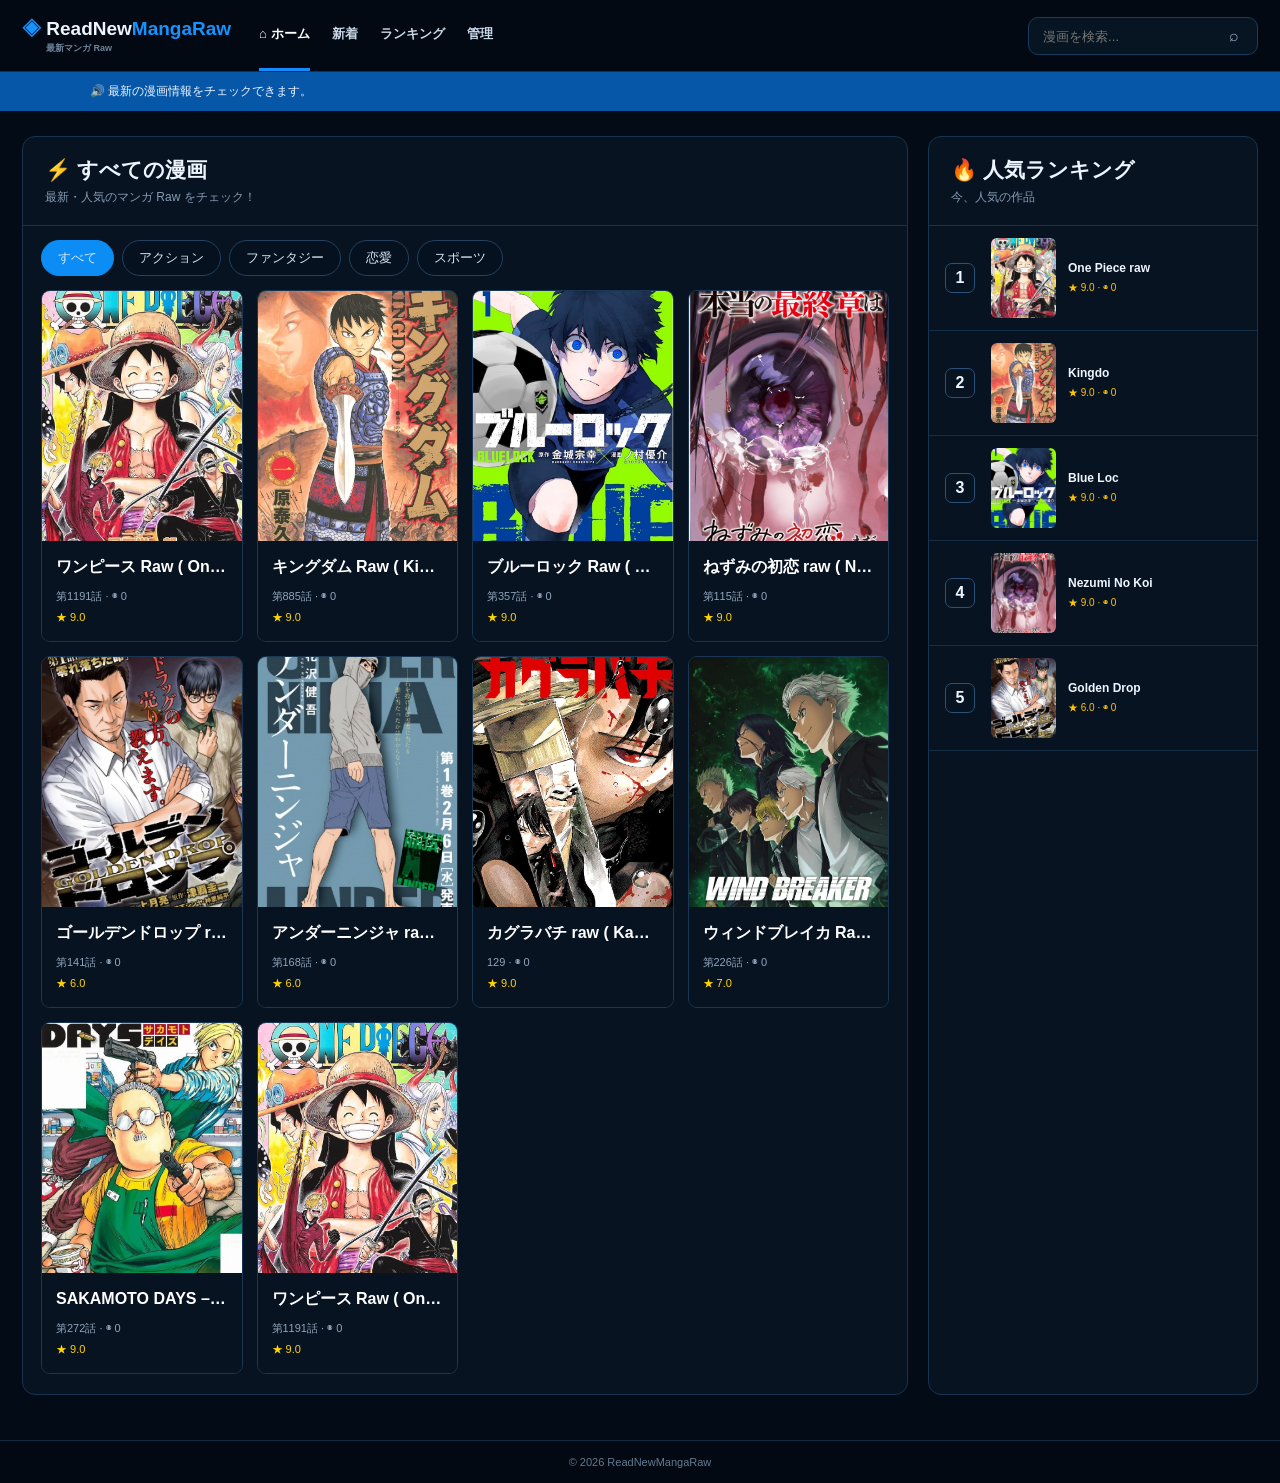
<file: index.html>
<!doctype html>
<html lang="ja">

<head>

<meta charset="utf-8">

<meta
  name="google-site-verification"
  content="vmchjyaTe4ljSW5P7zLpR-S3wUV28DgIV901Qn4MSQI"
>

<meta
  name="viewport"
  content="width=device-width,initial-scale=1"
>

<title>ReadNewMangaRaw - 最新漫画 Raw</title>

<link
  rel="stylesheet"
  href="style.css?v=2000"
>

<!-- Google Analytics -->

<script
  async
  src="https://www.googletagmanager.com/gtag/js?id=G-LL2BH8VT9Q"
></script>

<script>

window.dataLayer =
  window.dataLayer || [];

function gtag() {
  dataLayer.push(arguments);
}

gtag("js", new Date());

gtag(
  "config",
  "G-LL2BH8VT9Q"
);

</script>

</head>


<body>


<!-- =========================================
     SOCIAL BAR
========================================= -->

<script
  src="https://pl30515939.effectivecpmnetwork.com/6c/86/40/6c86409a7ac3c7d0a1490bcf396e5f79.js"
></script>


<!-- =========================================
     HEADER
========================================= -->

<header>

<div class="wrap nav">

<a
  class="brand"
  href="index.html"
>

◈ ReadNew<span>MangaRaw</span>

<small>
最新マンガ Raw
</small>

</a>


<nav>

<a
  class="active"
  href="index.html"
>
⌂ ホーム
</a>

<a href="#latest">
新着
</a>

<a href="#ranking">
ランキング
</a>

<a href="admin/index.html">
管理
</a>

</nav>


<div class="search">

<input
  id="q"
  type="search"
  placeholder="漫画を検索..."
  autocomplete="off"
>

⌕

</div>

</div>

</header>


<!-- =========================================
     NOTICE
========================================= -->

<div class="notice">

🔊 最新の漫画情報をチェックできます。

</div>


<!-- =========================================
     MAIN
========================================= -->

<main class="wrap main-layout">


<!-- =========================================
     CONTENT
========================================= -->

<div class="content-area">


<section class="panel">


<div class="heading">

<h1>
⚡ すべての漫画
</h1>

<p>
最新・人気のマンガ Raw をチェック！
</p>

</div>


<!-- =========================================
     GENRE TABS
========================================= -->

<div class="tabs">

<button
  type="button"
  class="on"
  data-g="all"
>
すべて
</button>

<button
  type="button"
  data-g="アクション"
>
アクション
</button>

<button
  type="button"
  data-g="ファンタジー"
>
ファンタジー
</button>

<button
  type="button"
  data-g="恋愛"
>
恋愛
</button>

<button
  type="button"
  data-g="スポーツ"
>
スポーツ
</button>

</div>


<!-- =========================================
     OPENED POST
     
     IMPORTANT:
     Reader is BEFORE cards.
========================================= -->

<div
  id="inlineReader"
  class="inline-reader"
  style="display:none;"
></div>


<!-- =========================================
     POSTS
========================================= -->

<div
  id="latest"
  class="grid"
></div>


</section>

</div>


<!-- =========================================
     RANKING
========================================= -->

<aside
  class="panel ranking-panel"
  id="ranking"
>


<div class="heading">

<h2>
🔥 人気ランキング
</h2>

<p>
今、人気の作品
</p>

</div>


<div id="rank"></div>


</aside>


</main>


<!-- =========================================
     FOOTER
========================================= -->

<footer>

<div class="copy">

© 2026 ReadNewMangaRaw

</div>

</footer>


<script
  src="script.js?v=2000"
></script>


</body>

</html>
</file>
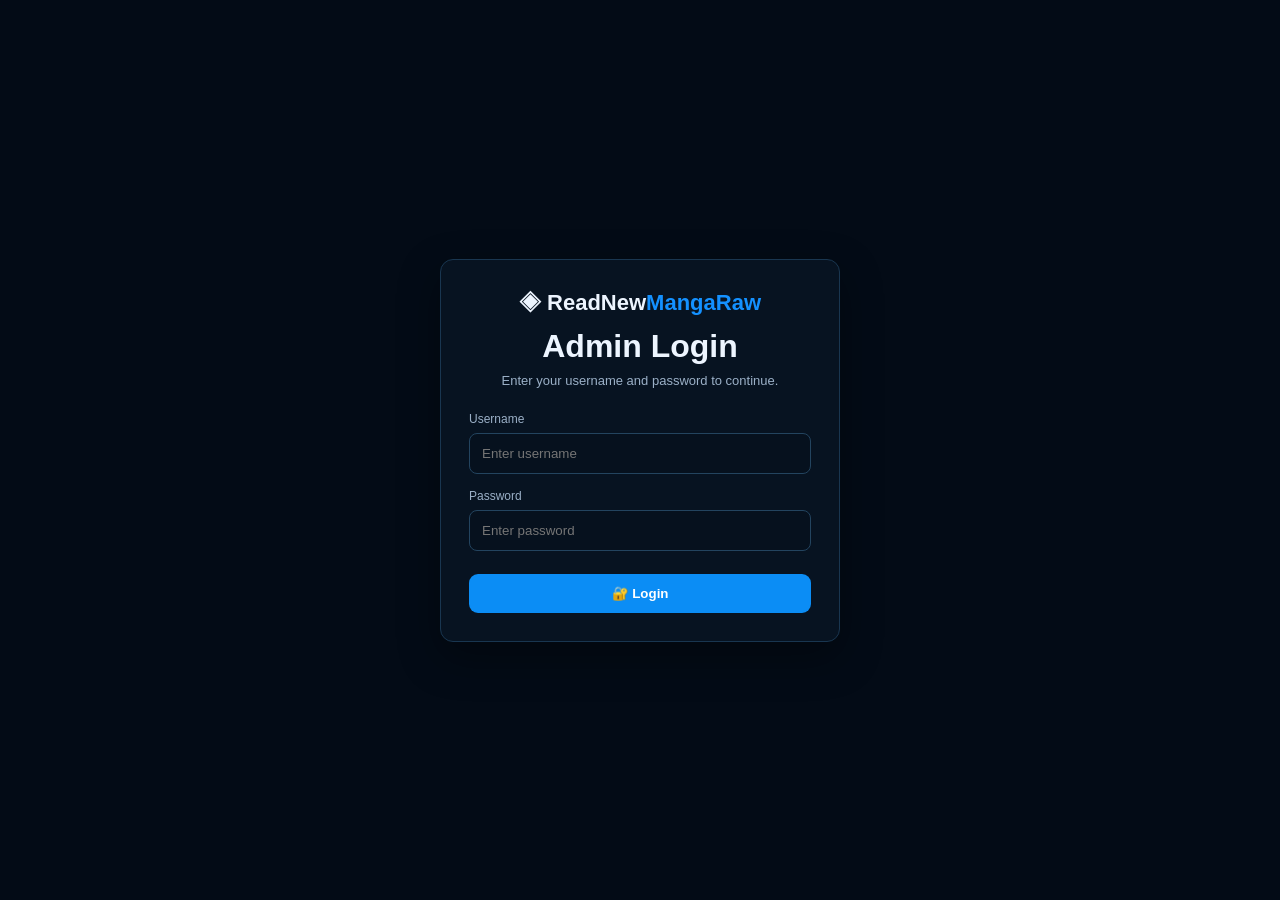
<file: admin/index.html>
<!doctype html>
<html lang="ja">

<head>

<meta charset="utf-8">

<meta name="viewport"
content="width=device-width,initial-scale=1">

<title>ReadNewMangaRaw CMS</title>

<link rel="stylesheet"
href="../style.css">

<style>

/* =========================
   LOGIN SCREEN
========================= */

#loginScreen{
  min-height:100vh;
  display:flex;
  align-items:center;
  justify-content:center;
  padding:20px;
  box-sizing:border-box;
}

.login-box{
  width:100%;
  max-width:400px;
  background:#071321;
  border:1px solid #193650;
  border-radius:13px;
  padding:28px;
  box-sizing:border-box;
  box-shadow:0 15px 40px rgba(0,0,0,.35);
}

.login-logo{
  text-align:center;
  font-size:22px;
  font-weight:bold;
  margin-bottom:10px;
}

.login-logo span{
  color:#1491ff;
}

.login-box h1{
  margin:0 0 8px;
  text-align:center;
}

.login-subtitle{
  text-align:center;
  color:#9bb0c7;
  font-size:13px;
  margin-bottom:24px;
}

.login-field{
  margin:15px 0;
}

.login-field label{
  display:block;
  font-size:12px;
  color:#9bb0c7;
  margin-bottom:7px;
}

.login-field input{
  width:100%;
  padding:12px;
  background:#06111e;
  border:1px solid #23445f;
  color:#fff;
  border-radius:8px;
  outline:none;
  box-sizing:border-box;
}

.login-field input:focus{
  border-color:#1491ff;
}

.login-btn{
  width:100%;
  background:#0b8df5;
  color:#fff;
  border:0;
  border-radius:9px;
  padding:12px 20px;
  font-weight:bold;
  cursor:pointer;
  margin-top:8px;
}

.login-btn:hover{
  background:#0878d1;
}

.login-error{
  display:none;
  background:#3a1010;
  border-left:3px solid #ff4444;
  color:#ffb5b5;
  padding:10px;
  margin-top:15px;
  border-radius:5px;
  font-size:12px;
  line-height:1.5;
}


/* =========================
   ADMIN PANEL
========================= */

#adminPanel{
  display:none;
}

.admin{
  max-width:900px;
  margin:30px auto;
  padding:0 18px;
}

.box{
  background:#071321;
  border:1px solid #193650;
  border-radius:13px;
  padding:22px;
  margin-bottom:18px;
}

.box h1{
  margin-top:0;
}

.field{
  margin:14px 0;
}

.field label{
  display:block;
  font-size:12px;
  color:#9bb0c7;
  margin-bottom:7px;
}

.field input,
.field select{
  width:100%;
  padding:11px;
  background:#06111e;
  border:1px solid #23445f;
  color:#fff;
  border-radius:8px;
  outline:none;
  box-sizing:border-box;
}

.field input:focus,
.field select:focus{
  border-color:#1491ff;
}

.row{
  display:grid;
  grid-template-columns:1fr 1fr;
  gap:14px;
}

.btn{
  background:#0b8df5;
  color:#fff;
  border:0;
  border-radius:9px;
  padding:11px 20px;
  font-weight:bold;
  cursor:pointer;
}

.btn:hover{
  background:#0878d1;
}

.info{
  background:#08233c;
  border-left:3px solid #1491ff;
  padding:12px;
  font-size:12px;
  color:#bcd0e5;
  line-height:1.6;
}

.files{
  font-size:11px;
  color:#9eb3c9;
  line-height:1.8;
  margin-top:8px;
}

.cover-preview{
  margin-top:12px;
  max-width:180px;
  border-radius:8px;
  border:1px solid #23445f;
  display:none;
}

.logout-btn{
  float:right;
  background:#b42323;
  color:#fff;
  border:0;
  border-radius:7px;
  padding:8px 13px;
  font-size:12px;
  font-weight:bold;
  cursor:pointer;
}

.logout-btn:hover{
  background:#8f1b1b;
}

@media(max-width:600px){

  .row{
    grid-template-columns:1fr;
  }

}

</style>

</head>


<body>


<!-- =========================================
     LOGIN SCREEN
========================================= -->

<div id="loginScreen">

  <div class="login-box">

    <div class="login-logo">
      ◈ ReadNew<span>MangaRaw</span>
    </div>

    <h1>Admin Login</h1>

    <div class="login-subtitle">
      Enter your username and password to continue.
    </div>


    <form id="loginForm">

      <div class="login-field">

        <label for="loginUsername">
          Username
        </label>

        <input
          id="loginUsername"
          type="text"
          autocomplete="username"
          placeholder="Enter username"
          required>

      </div>


      <div class="login-field">

        <label for="loginPassword">
          Password
        </label>

        <input
          id="loginPassword"
          type="password"
          autocomplete="current-password"
          placeholder="Enter password"
          required>

      </div>


      <button
        class="login-btn"
        type="submit">

        🔐 Login

      </button>


      <div
        id="loginError"
        class="login-error">

        Invalid username or password.

      </div>

    </form>

  </div>

</div>



<!-- =========================================
     ADMIN PANEL
========================================= -->

<div id="adminPanel">


<header>

<div class="wrap nav">

<a class="brand"
href="../index.html">

◈ ReadNew<span>MangaRaw</span>

<small>Admin Panel</small>

</a>

<button
id="logoutBtn"
class="logout-btn">

Logout

</button>

</div>

</header>



<div class="admin">


<div class="box">


<h1>📝 Manga Post / Update</h1>


<div class="info">

Create a new post or update an existing post.

The Title Image is used as the cover image on the homepage.

Chapter images are displayed inside the chapter page.

ALT text is generated automatically.

</div>



<div class="row">

<div class="field">

<label>Manga Title</label>

<input
id="manga"
placeholder="One Piece">

</div>


<div class="field">

<label>Chapter Number</label>

<input
id="chapter"
placeholder="第1191話">

</div>

</div>



<div class="field">

<label>Post Title</label>

<input
id="title"
placeholder="One Piece Raw 第1191話">

</div>



<div class="field">

<label>Title Image / Cover Image</label>

<input
id="cover"
type="file"
accept="image/*">

<div
id="coverFile"
class="files">

Select one cover image

</div>

<img
id="coverPreview"
class="cover-preview"
alt="Cover Preview">

</div>



<div class="row">

<div class="field">

<label>Genre</label>

<select id="genre">

<option>Action</option>
<option>Fantasy</option>
<option>Romance</option>
<option>Sports</option>
<option>Drama</option>

</select>

</div>


<div class="field">

<label>Rating</label>

<input
id="rating"
value="9.0">

</div>

</div>



<div class="field">

<label>Chapter Images</label>

<input
id="images"
type="file"
accept="image/*"
multiple>

<div
id="files"
class="files">

Select chapter images

</div>

</div>



<div class="row">

<div class="field">

<label>Mode</label>

<select id="mode">

<option value="new">
New Post
</option>

<option value="update">
Update Existing Post
</option>

</select>

</div>


<div class="field">

<label>
Existing Post Slug
</label>

<input
id="oldslug"
placeholder="one-piece-1191">

</div>

</div>



<button
class="btn"
id="go"
type="button">

🚀 Generate / Update Files

</button>


</div>



<div class="box">

<h2>
Generated Result
</h2>

<div
id="out"
class="info">

Nothing generated yet.

</div>

</div>


</div>

</div>



<script>

/* =========================================
   LOGIN SETTINGS
========================================= */

const ADMIN_USERNAME = "readmanga";

const ADMIN_PASSWORD = "read@123";


/* =========================================
   ELEMENTS
========================================= */

const loginScreen =
document.getElementById("loginScreen");

const adminPanel =
document.getElementById("adminPanel");

const loginForm =
document.getElementById("loginForm");

const loginUsername =
document.getElementById("loginUsername");

const loginPassword =
document.getElementById("loginPassword");

const loginError =
document.getElementById("loginError");

const logoutBtn =
document.getElementById("logoutBtn");


/* =========================================
   PUBLISHER LOADER
========================================= */

let publisherLoaded = false;


function loadPublisher(){

  if(publisherLoaded){
    return;
  }

  publisherLoaded = true;

  const script =
    document.createElement("script");

  script.src = "publisher.js";

  script.onload = function(){

    console.log(
      "Publisher loaded successfully."
    );

  };

  script.onerror = function(){

    console.error(
      "Could not load publisher.js"
    );

    const out =
      document.getElementById("out");

    if(out){

      out.textContent =
        "Error: publisher.js could not be loaded.";

    }

  };

  document.body.appendChild(script);

}


/* =========================================
   SHOW ADMIN
========================================= */

function showAdmin(){

  loginScreen.style.display =
    "none";

  adminPanel.style.display =
    "block";

  loadPublisher();

}


/* =========================================
   SHOW LOGIN
========================================= */

function showLogin(){

  loginScreen.style.display =
    "flex";

  adminPanel.style.display =
    "none";

}


/* =========================================
   LOGIN
========================================= */

loginForm.addEventListener(
"submit",
function(event){

  event.preventDefault();


  const username =
    loginUsername.value.trim();

  const password =
    loginPassword.value;


  if(
    username === ADMIN_USERNAME &&
    password === ADMIN_PASSWORD
  ){

    sessionStorage.setItem(
      "readNewMangaRawAdmin",
      "true"
    );


    loginError.style.display =
      "none";


    loginUsername.value = "";

    loginPassword.value = "";


    showAdmin();


  }else{

    loginError.style.display =
      "block";

    loginPassword.value = "";

    loginPassword.focus();

  }

});


/* =========================================
   LOGOUT
========================================= */

logoutBtn.addEventListener(
"click",
function(){

  sessionStorage.removeItem(
    "readNewMangaRawAdmin"
  );

  location.reload();

});


/* =========================================
   COVER PREVIEW
========================================= */

const coverInput =
document.getElementById("cover");

const coverPreview =
document.getElementById("coverPreview");

const coverFileLabel =
document.getElementById("coverFile");


coverInput.addEventListener(
"change",
function(){

  const file =
    this.files[0];


  if(!file){

    coverPreview.style.display =
      "none";

    coverFileLabel.textContent =
      "Select one cover image";

    return;

  }


  coverFileLabel.textContent =
    "Cover: " + file.name;


  const reader =
    new FileReader();


  reader.onload =
  function(event){

    coverPreview.src =
      event.target.result;

    coverPreview.style.display =
      "block";

  };


  reader.readAsDataURL(file);

});


/* =========================================
   CHECK SESSION
========================================= */

if(
  sessionStorage.getItem(
    "readNewMangaRawAdmin"
  ) === "true"
){

  showAdmin();

}else{

  showLogin();

}

</script>


</body>

</html>
</file>
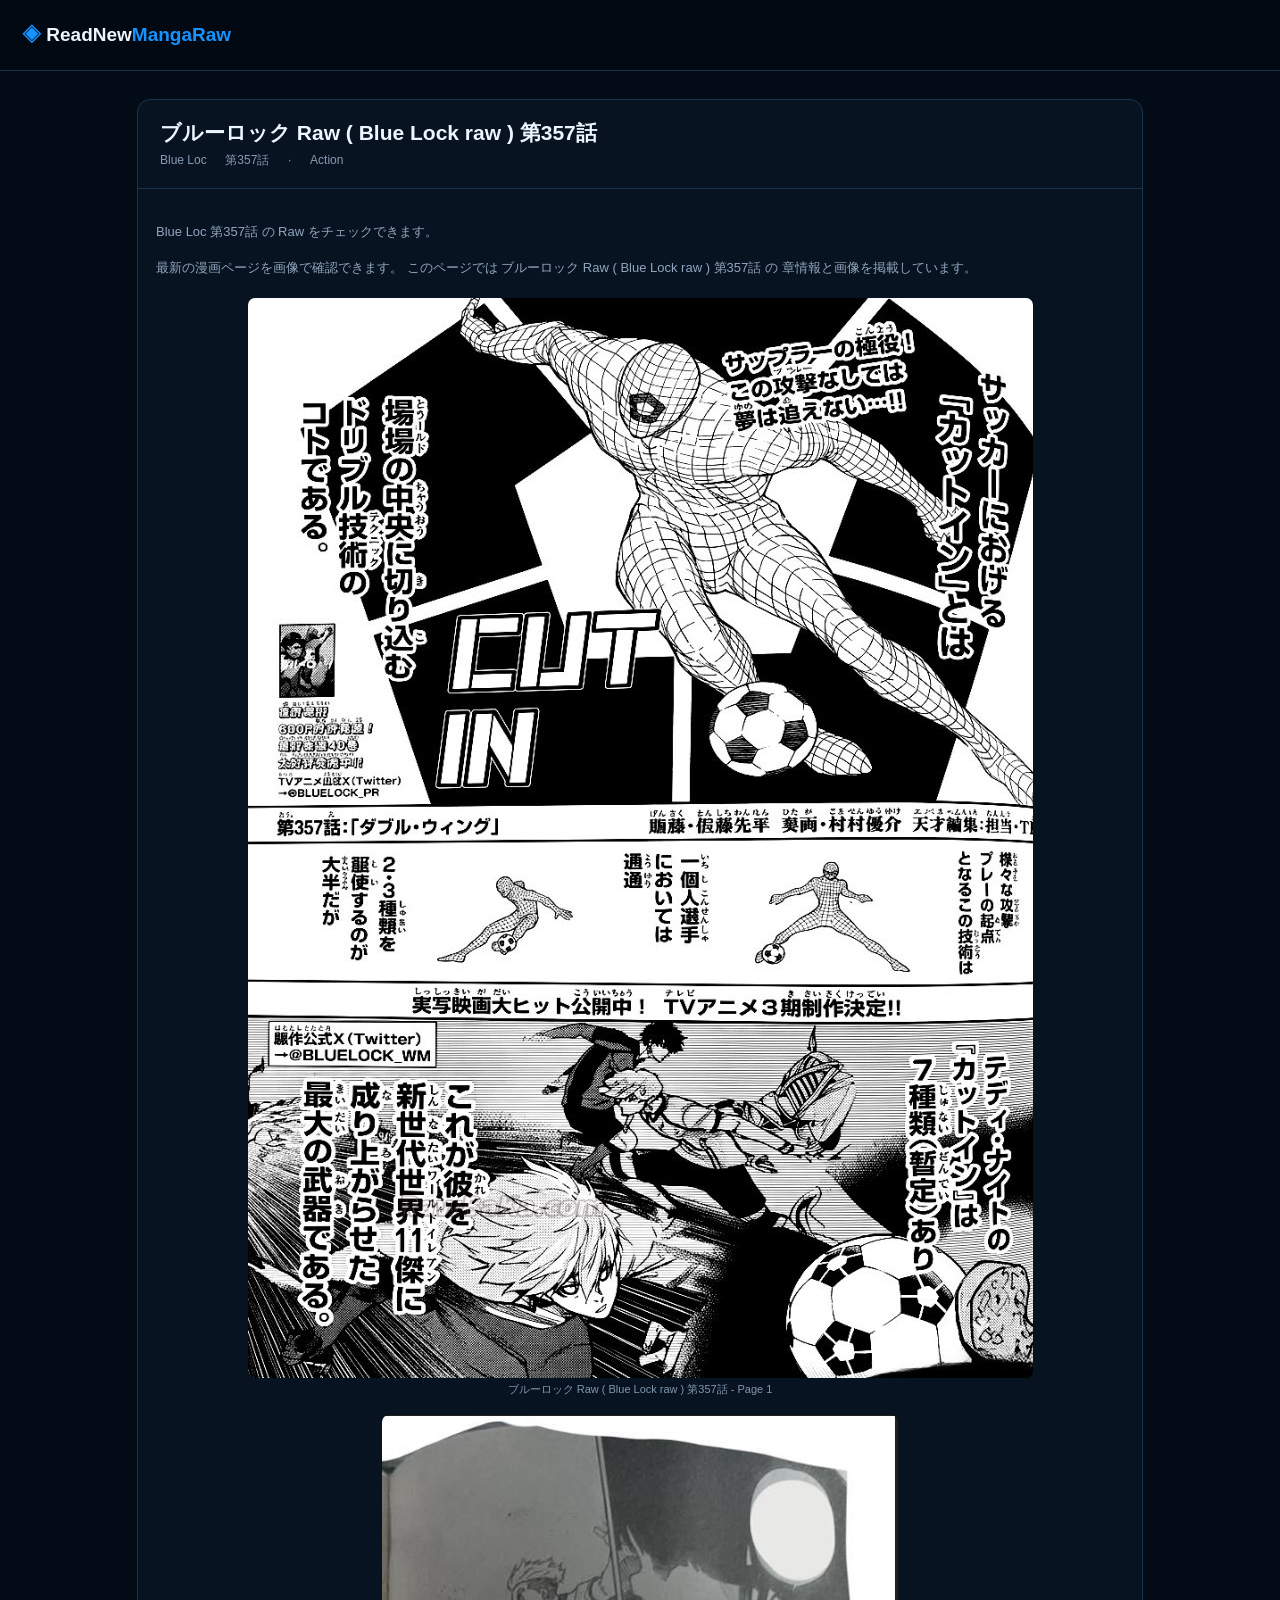
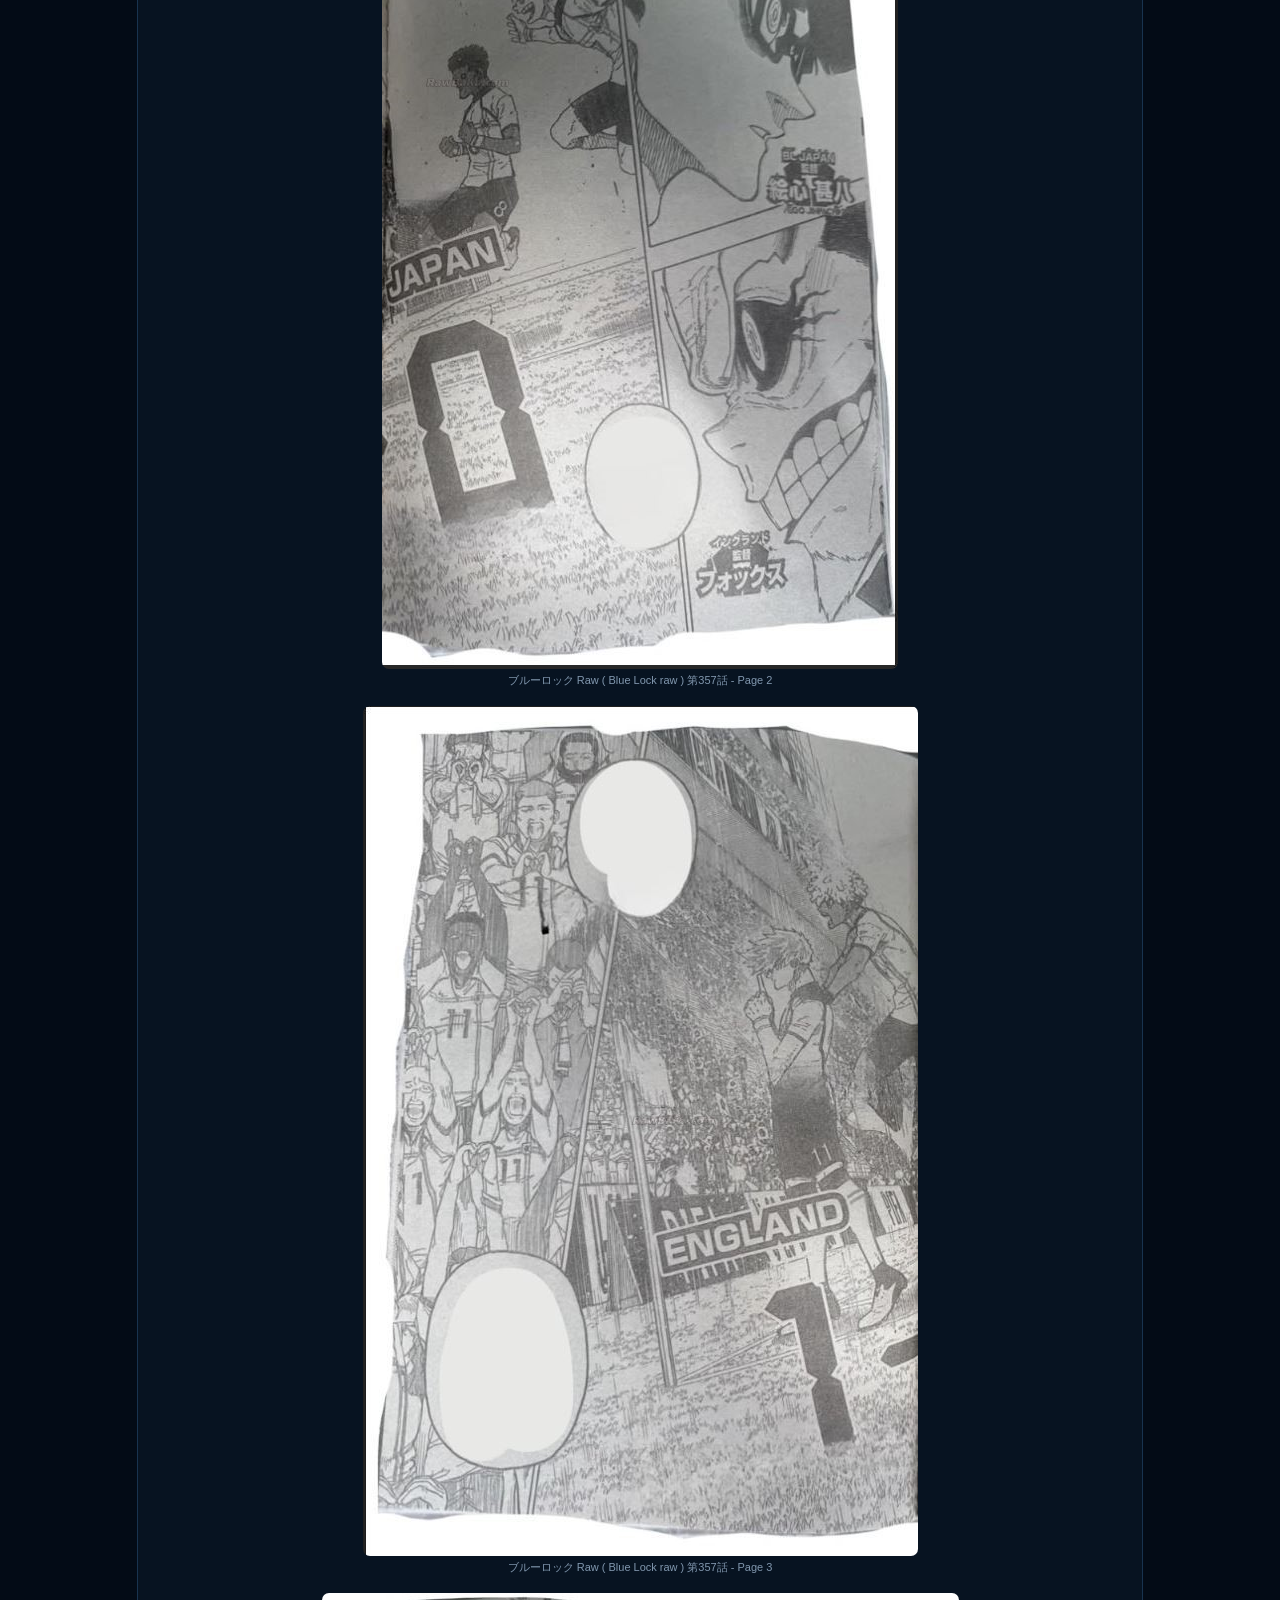
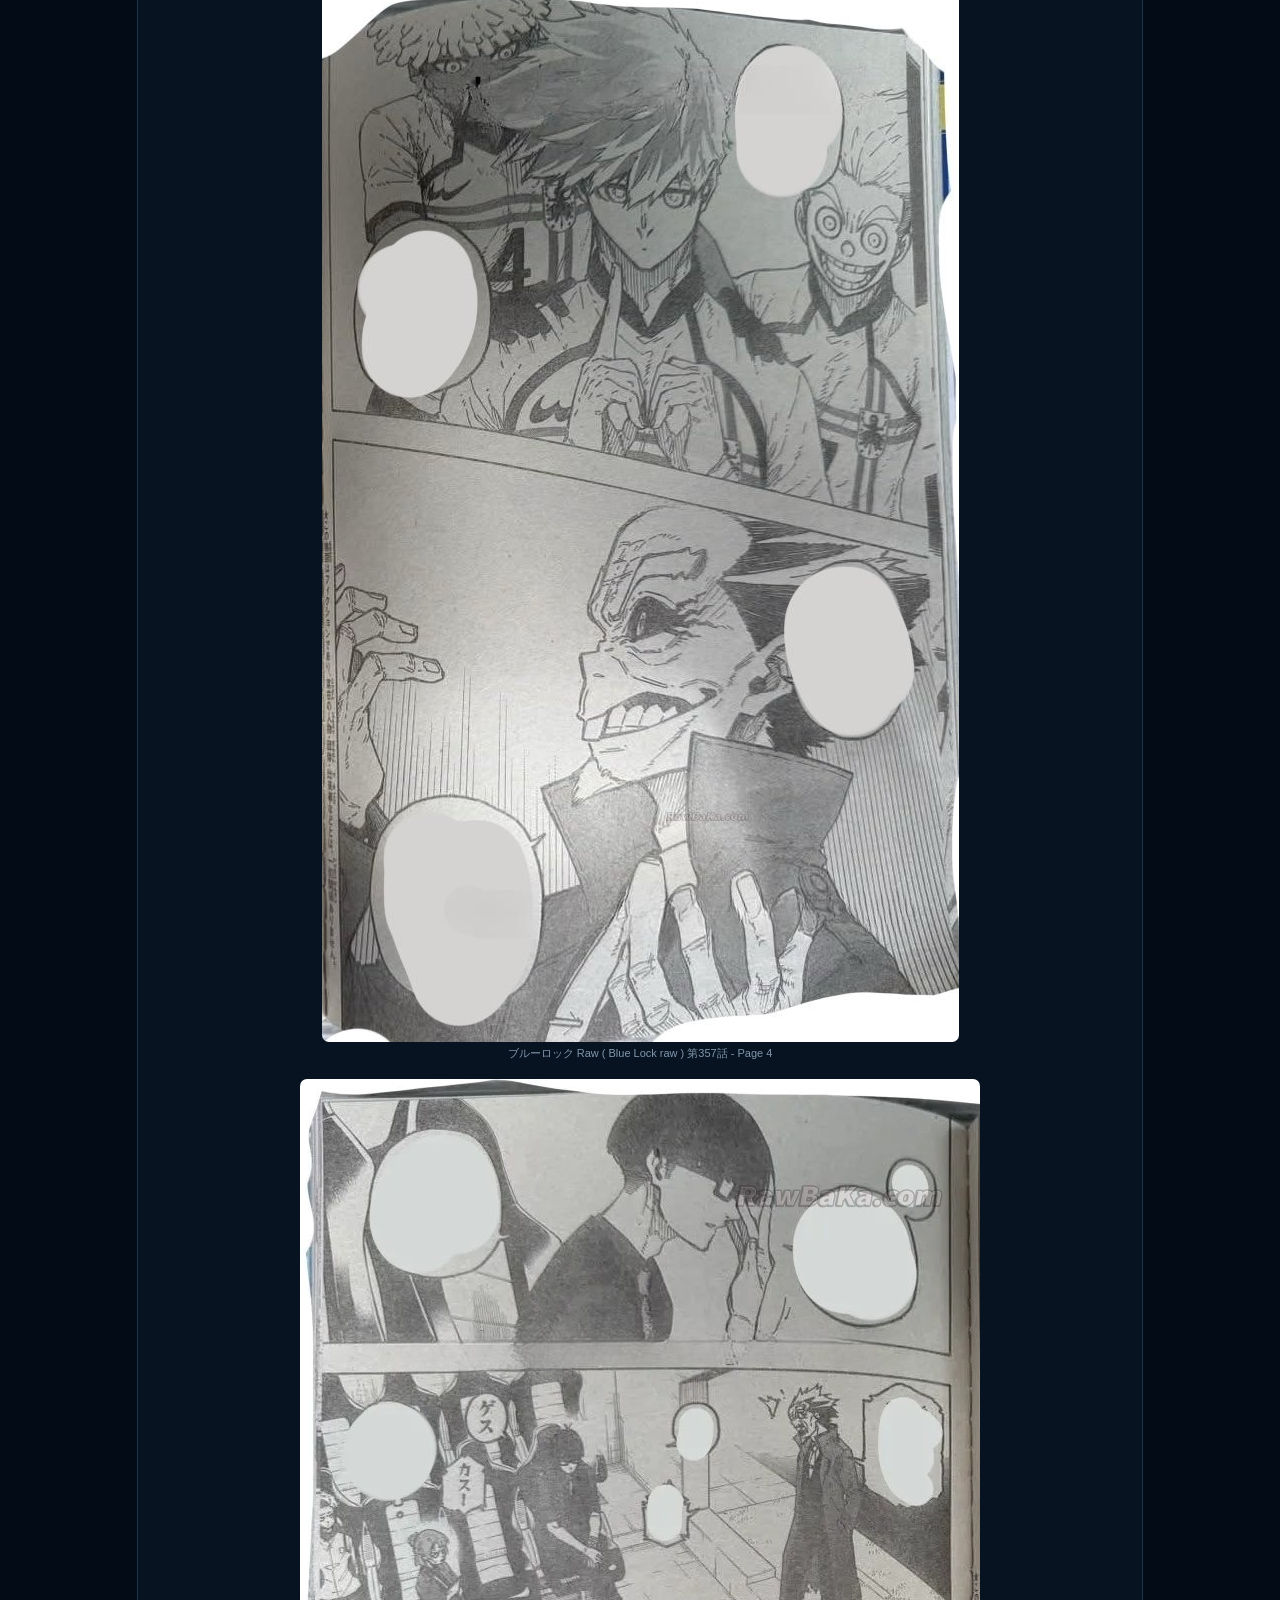
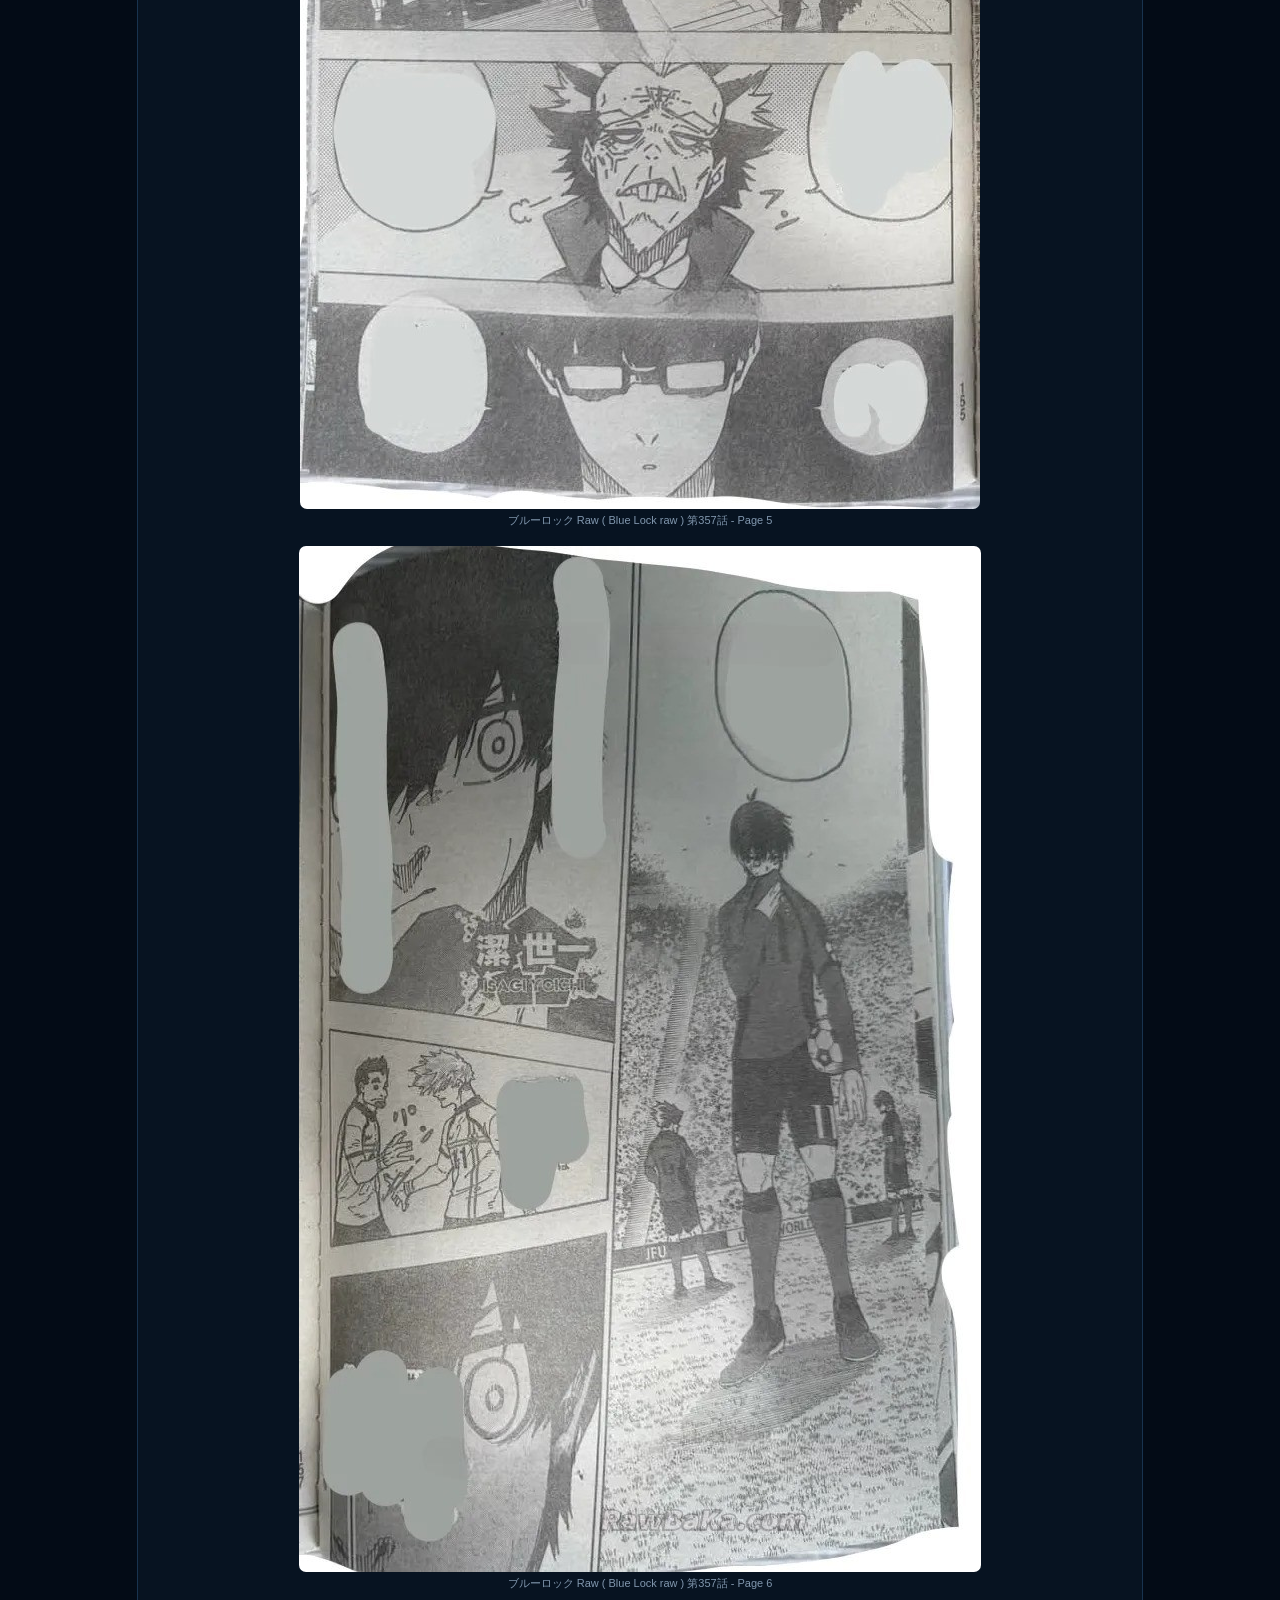
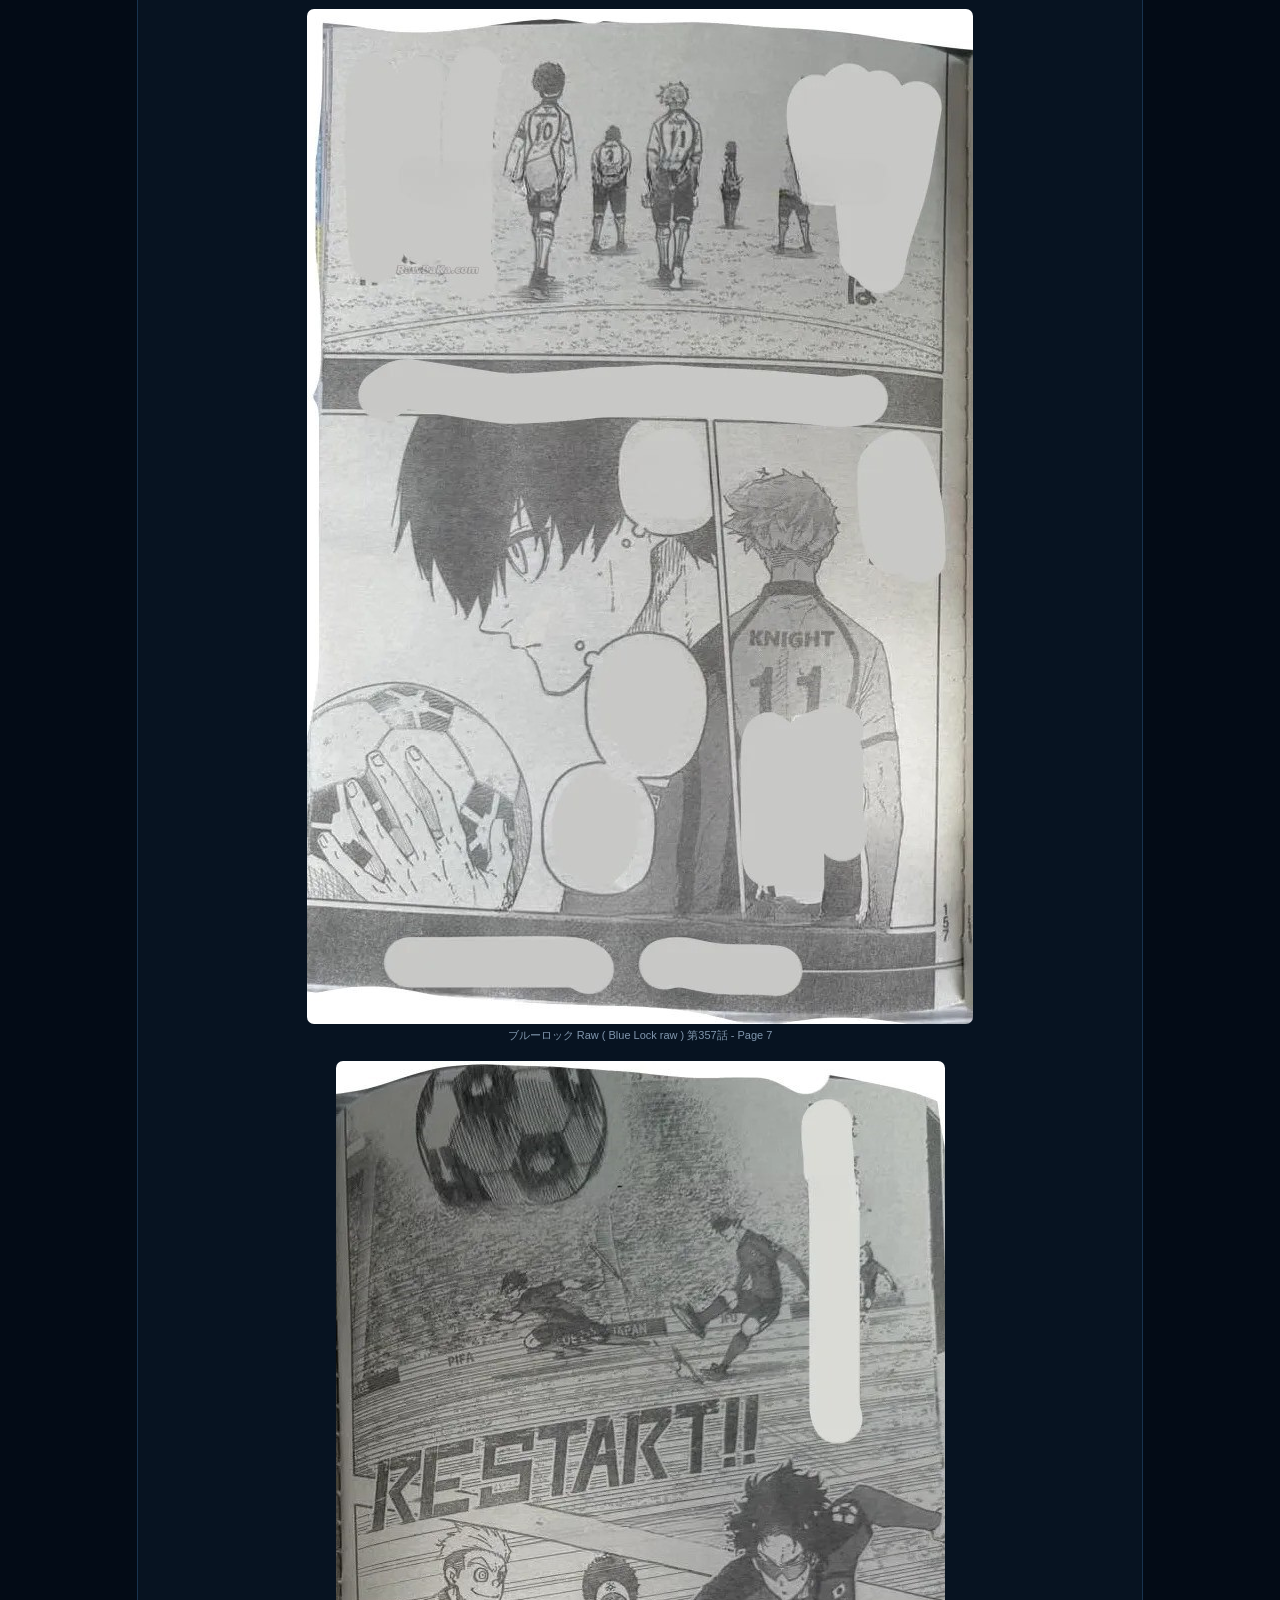
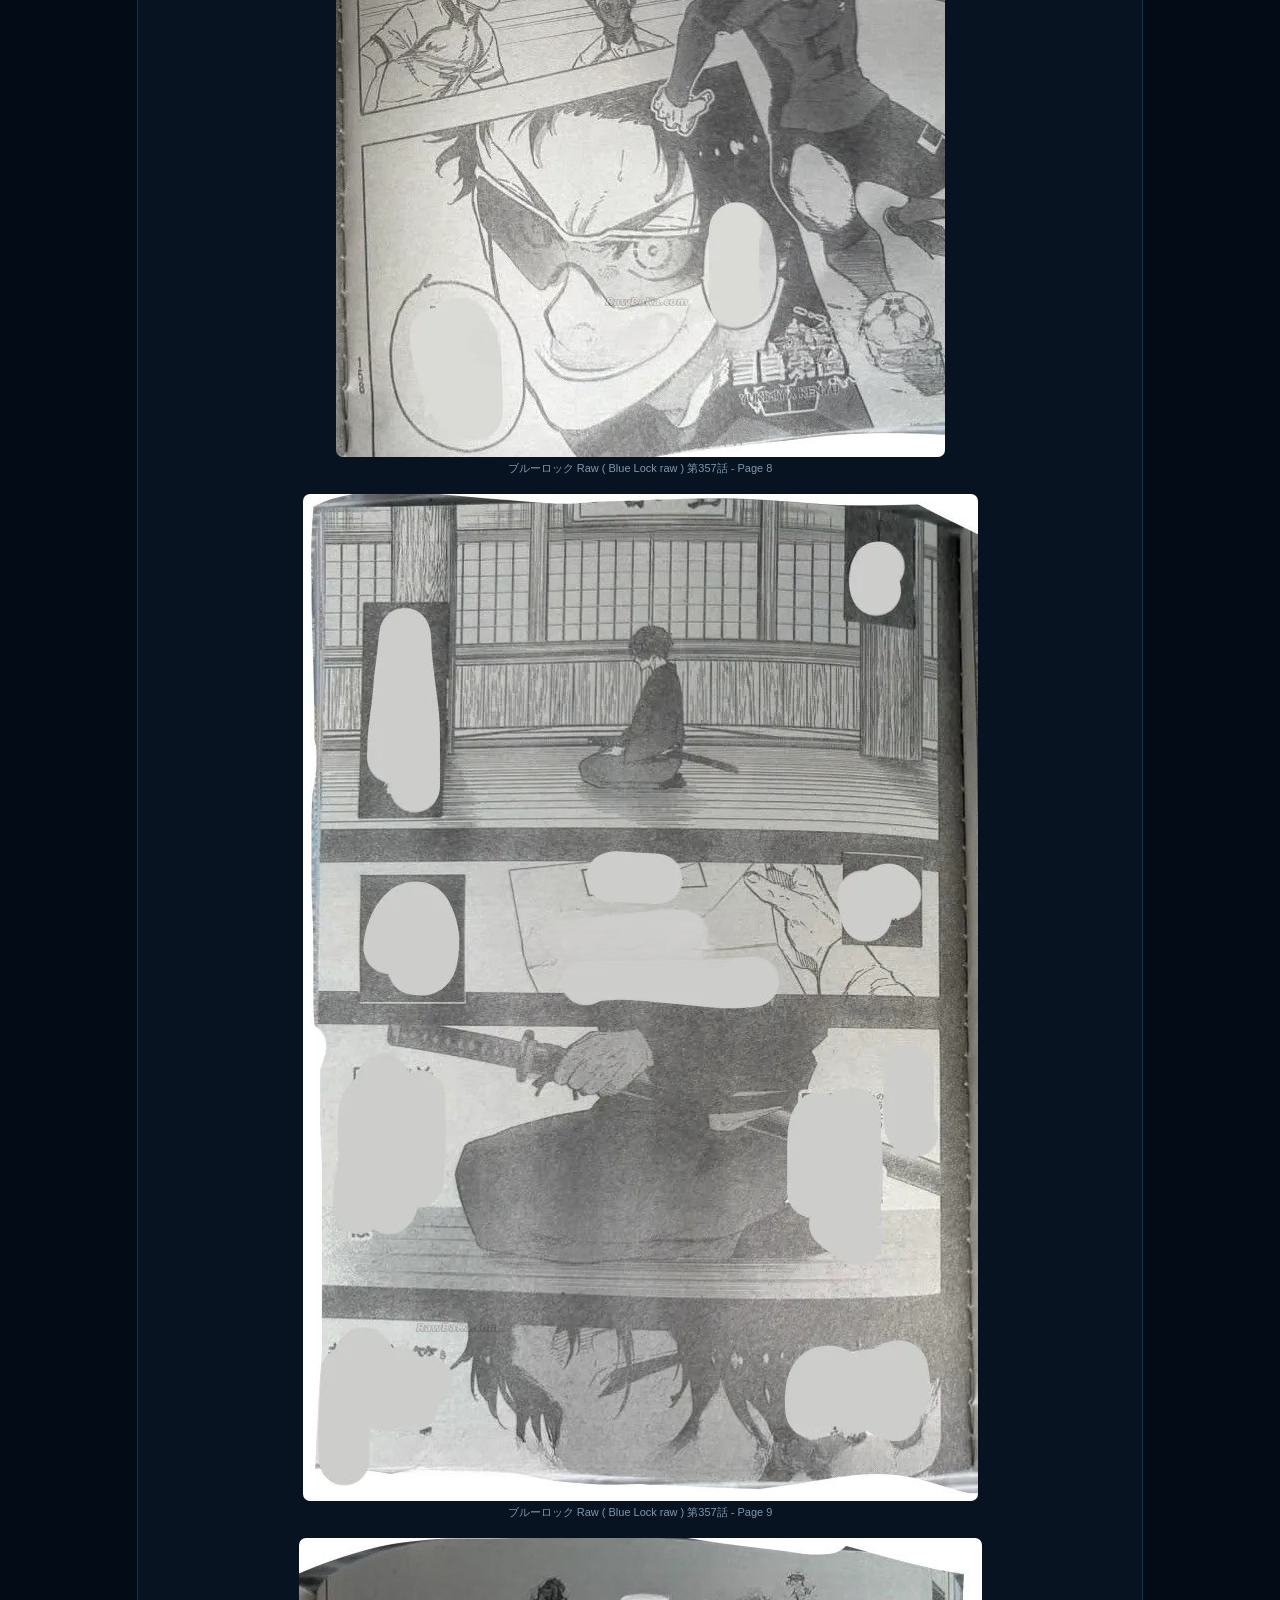
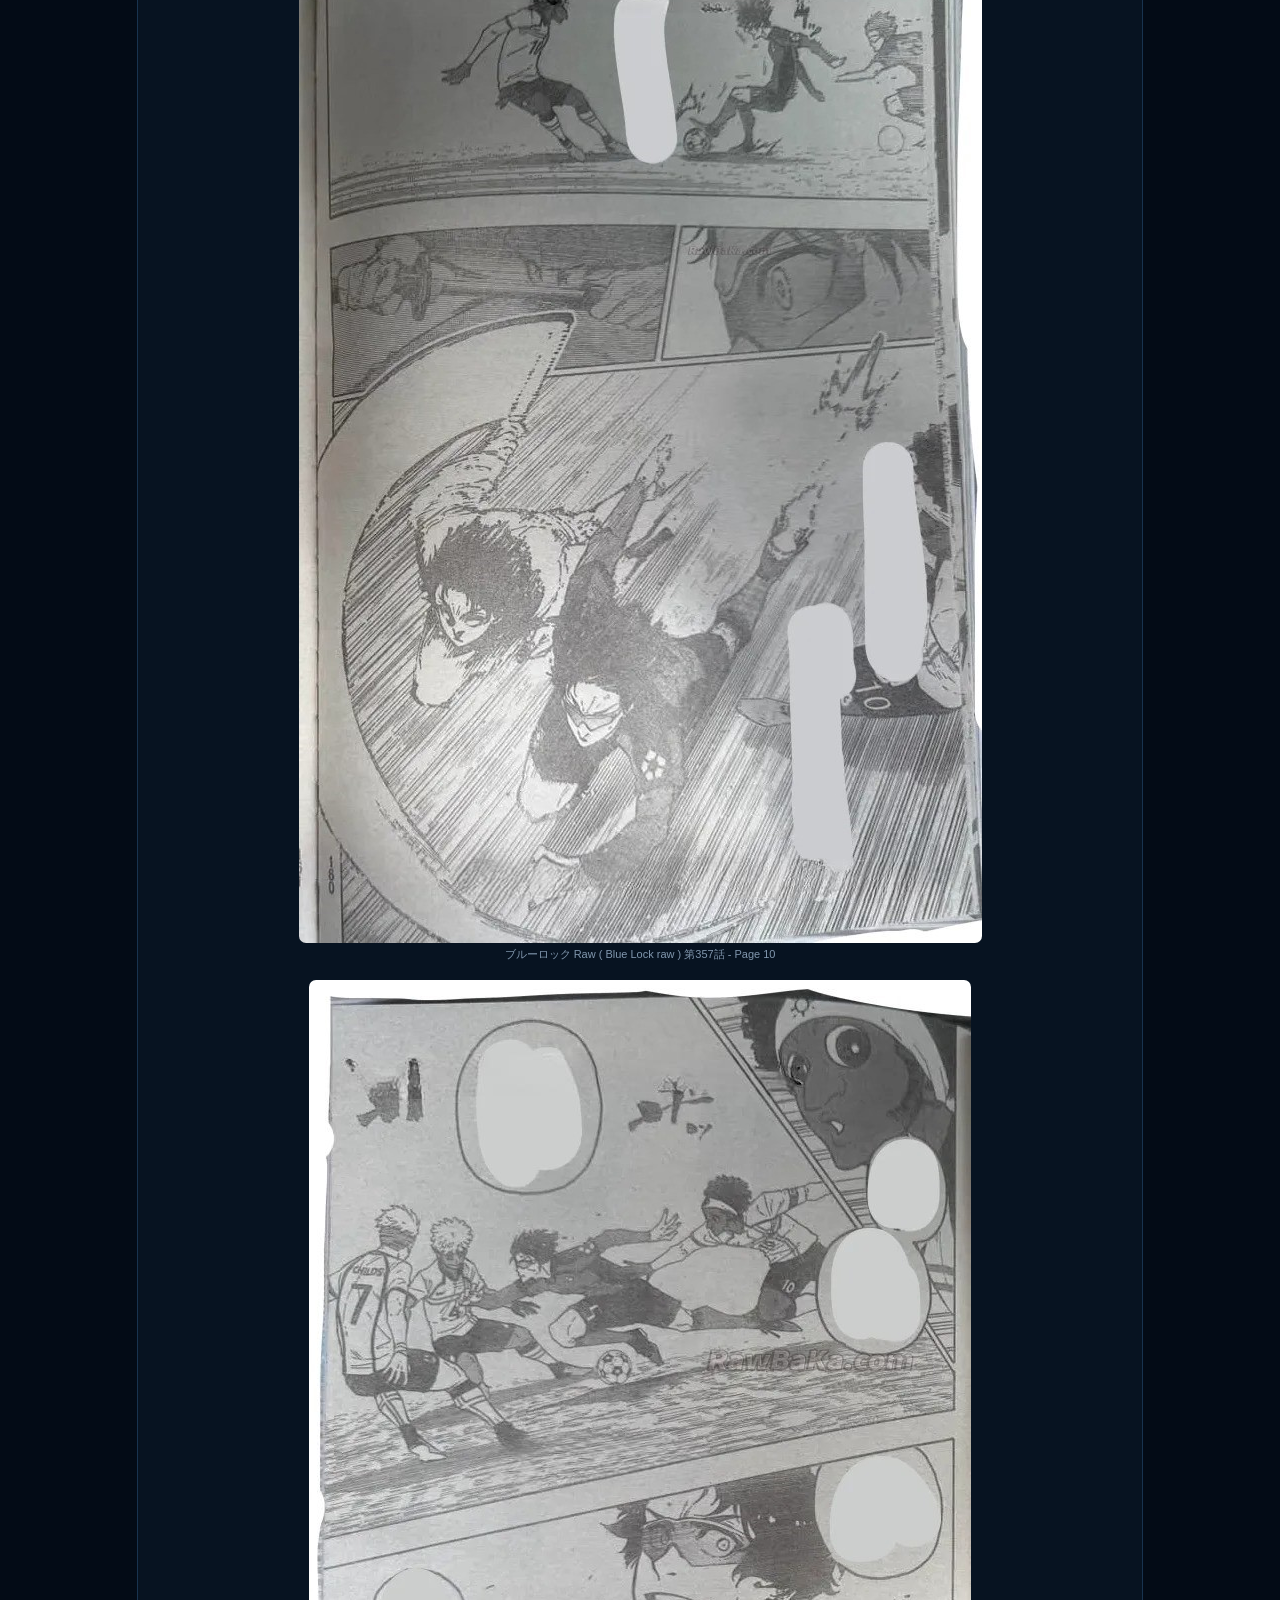
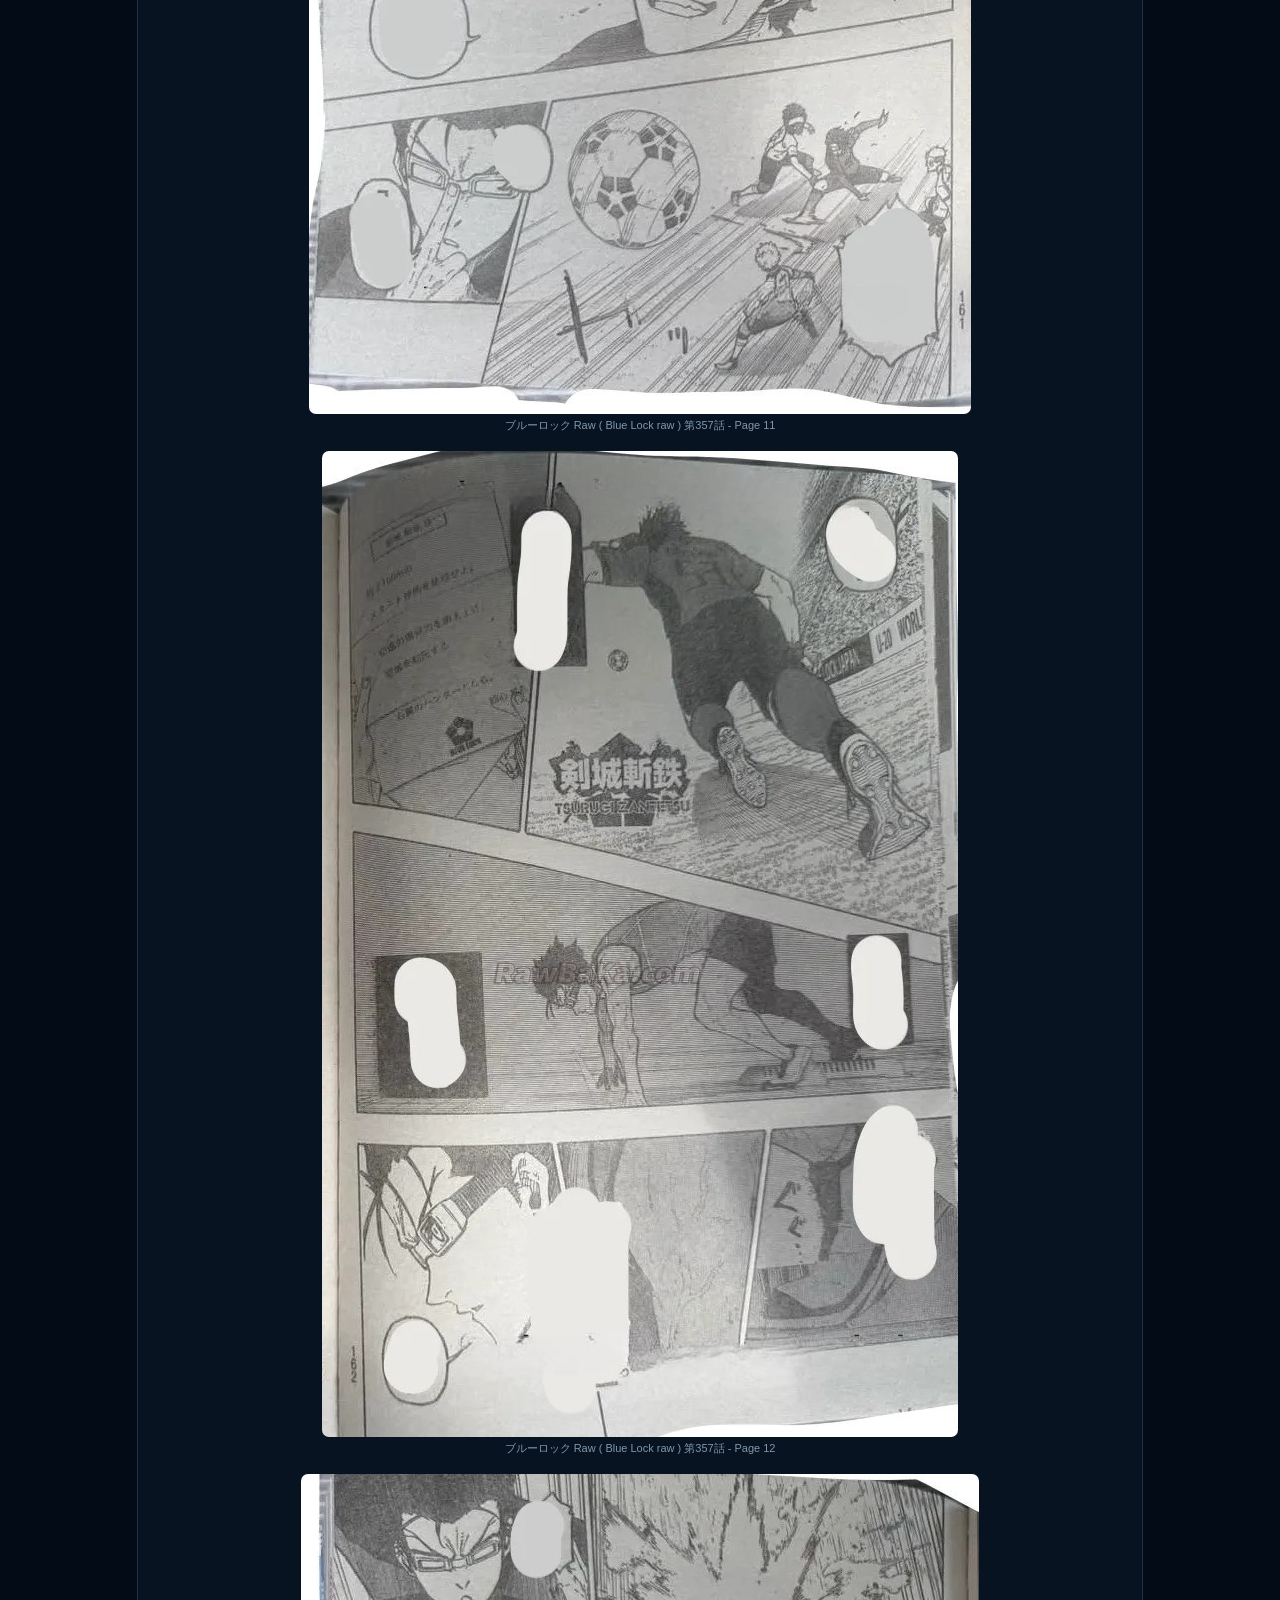
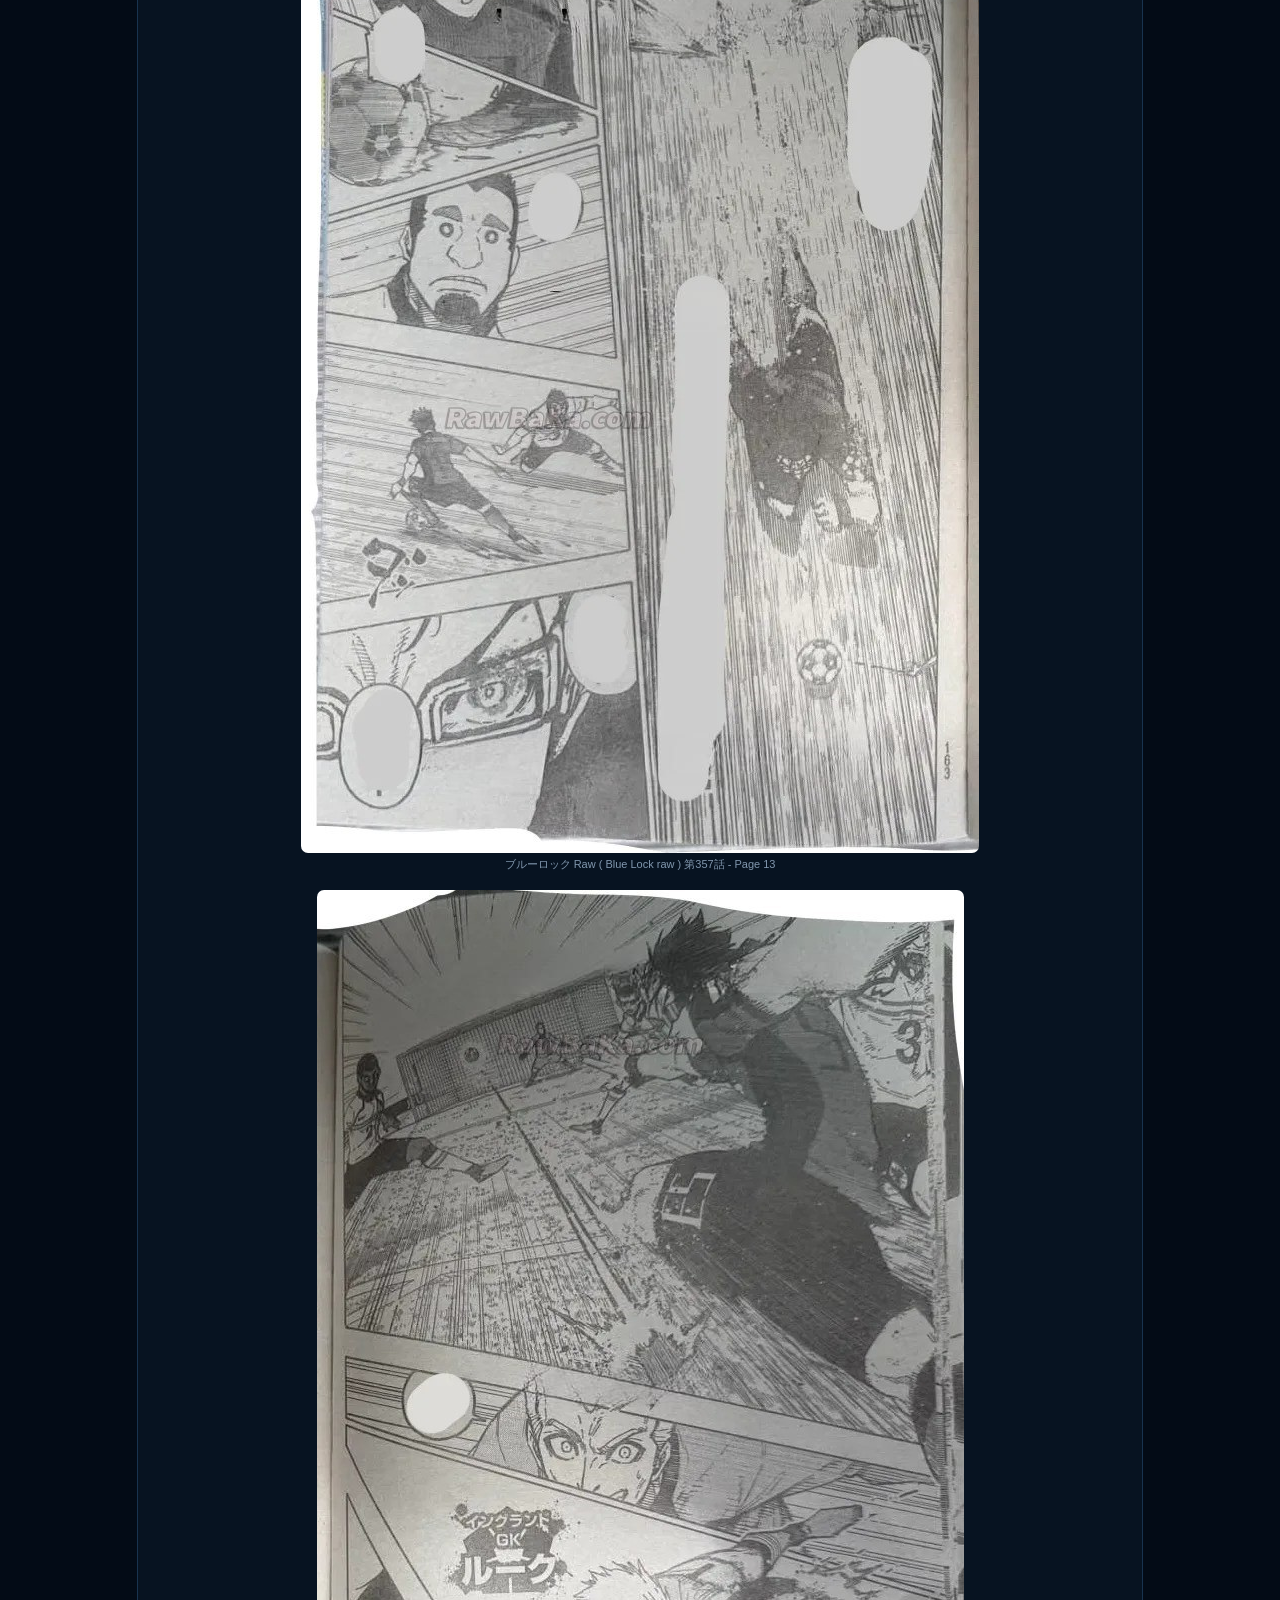
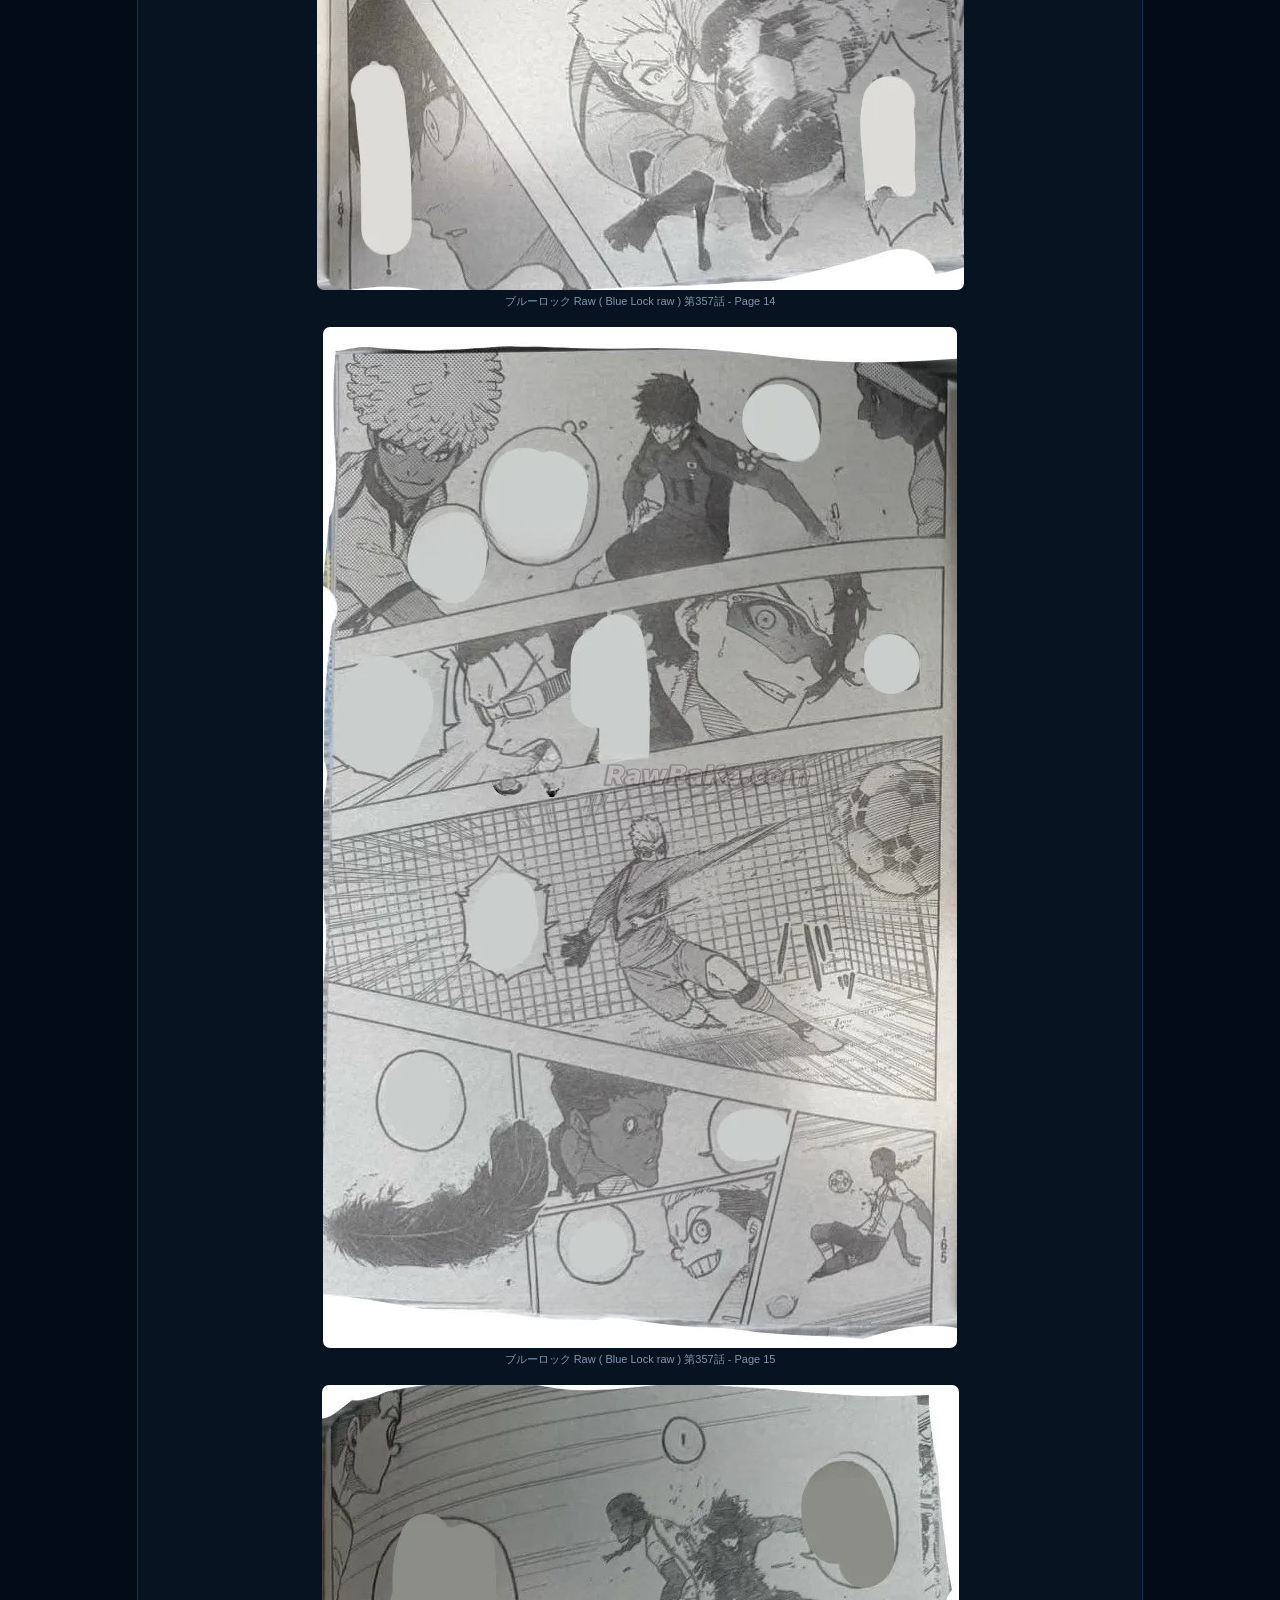
<file: posts/blue-loc-357.html>
<!doctype html>

<html lang="ja">

<head>

<meta charset="utf-8">

<meta
  name="viewport"
  content="width=device-width,initial-scale=1"
>

<title>ブルーロック Raw ( Blue Lock raw ) 第357話</title>

<meta
  name="description"
  content="ブルーロック Raw ( Blue Lock raw ) 第357話を読む。Blue Locの第357話 Rawをチェックできます。"
>

<meta
  name="robots"
  content="index, follow"
>

<link
  rel="canonical"
  href="https://readnewmangaraw.github.io/posts/blue-loc-357.html"
>

<meta
  property="og:type"
  content="article"
>

<meta
  property="og:title"
  content="ブルーロック Raw ( Blue Lock raw ) 第357話"
>

<meta
  property="og:description"
  content="ブルーロック Raw ( Blue Lock raw ) 第357話を読む。Blue Locの第357話 Rawをチェックできます。"
>

<meta
  property="og:url"
  content="https://readnewmangaraw.github.io/posts/blue-loc-357.html"
>

<meta
  property="og:image"
  content="https://readnewmangaraw.github.io/images/blue-loc-357/cover.jpg"
>

<link
  rel="stylesheet"
  href="../style.css"
>

<!-- Google tag (gtag.js) -->

<script
  async
  src="https://www.googletagmanager.com/gtag/js?id=G-LL2BH8VT9Q"
></script>

<script>

window.dataLayer =
  window.dataLayer || [];

function gtag(){
  dataLayer.push(arguments);
}

gtag(
  'js',
  new Date()
);

gtag(
  'config',
  'G-LL2BH8VT9Q'
);

</script>

</head>

<body>

<header>

<div class="wrap nav">

<a
  class="brand"
  href="../index.html"
>

◈ ReadNew<span>MangaRaw</span>

</a>

</div>

</header>


<main
  class="wrap"
  style="
    display:block;
    max-width:1050px;
    margin-top:28px;
  "
>

<section class="panel">


<div class="heading">

<h1>
ブルーロック Raw ( Blue Lock raw ) 第357話
</h1>


<p>

Blue Loc

　

第357話

　

·

　

Action

</p>

</div>


<div
  style="
    padding:18px;
  "
>


<div
  style="
    margin-bottom:18px;
    color:#91a5bd;
    font-size:13px;
    line-height:1.8;
  "
>

<p>

Blue Loc 第357話 の
Raw をチェックできます。

</p>

<p>

最新の漫画ページを画像で確認できます。
このページでは ブルーロック Raw ( Blue Lock raw ) 第357話 の
章情報と画像を掲載しています。

</p>

</div>




<figure
  style="
    margin:0 0 18px;
    text-align:center;
  "
>

<img
  src="../images/blue-loc-357/page-01.jpg"
  alt="ブルーロック Raw ( Blue Lock raw ) 第357話 - Page 1"
  loading="lazy"
  decoding="async"
  style="
    max-width:100%;
    height:auto;
    border-radius:7px;
  "
>

<figcaption
  style="
    font-size:11px;
    color:#8197ae;
  "
>

ブルーロック Raw ( Blue Lock raw ) 第357話 - Page 1

</figcaption>

</figure>




<figure
  style="
    margin:0 0 18px;
    text-align:center;
  "
>

<img
  src="../images/blue-loc-357/page-02.jpg"
  alt="ブルーロック Raw ( Blue Lock raw ) 第357話 - Page 2"
  loading="lazy"
  decoding="async"
  style="
    max-width:100%;
    height:auto;
    border-radius:7px;
  "
>

<figcaption
  style="
    font-size:11px;
    color:#8197ae;
  "
>

ブルーロック Raw ( Blue Lock raw ) 第357話 - Page 2

</figcaption>

</figure>




<figure
  style="
    margin:0 0 18px;
    text-align:center;
  "
>

<img
  src="../images/blue-loc-357/page-03.jpg"
  alt="ブルーロック Raw ( Blue Lock raw ) 第357話 - Page 3"
  loading="lazy"
  decoding="async"
  style="
    max-width:100%;
    height:auto;
    border-radius:7px;
  "
>

<figcaption
  style="
    font-size:11px;
    color:#8197ae;
  "
>

ブルーロック Raw ( Blue Lock raw ) 第357話 - Page 3

</figcaption>

</figure>




<figure
  style="
    margin:0 0 18px;
    text-align:center;
  "
>

<img
  src="../images/blue-loc-357/page-04.jpg"
  alt="ブルーロック Raw ( Blue Lock raw ) 第357話 - Page 4"
  loading="lazy"
  decoding="async"
  style="
    max-width:100%;
    height:auto;
    border-radius:7px;
  "
>

<figcaption
  style="
    font-size:11px;
    color:#8197ae;
  "
>

ブルーロック Raw ( Blue Lock raw ) 第357話 - Page 4

</figcaption>

</figure>




<figure
  style="
    margin:0 0 18px;
    text-align:center;
  "
>

<img
  src="../images/blue-loc-357/page-05.jpg"
  alt="ブルーロック Raw ( Blue Lock raw ) 第357話 - Page 5"
  loading="lazy"
  decoding="async"
  style="
    max-width:100%;
    height:auto;
    border-radius:7px;
  "
>

<figcaption
  style="
    font-size:11px;
    color:#8197ae;
  "
>

ブルーロック Raw ( Blue Lock raw ) 第357話 - Page 5

</figcaption>

</figure>




<figure
  style="
    margin:0 0 18px;
    text-align:center;
  "
>

<img
  src="../images/blue-loc-357/page-06.jpg"
  alt="ブルーロック Raw ( Blue Lock raw ) 第357話 - Page 6"
  loading="lazy"
  decoding="async"
  style="
    max-width:100%;
    height:auto;
    border-radius:7px;
  "
>

<figcaption
  style="
    font-size:11px;
    color:#8197ae;
  "
>

ブルーロック Raw ( Blue Lock raw ) 第357話 - Page 6

</figcaption>

</figure>




<figure
  style="
    margin:0 0 18px;
    text-align:center;
  "
>

<img
  src="../images/blue-loc-357/page-07.jpg"
  alt="ブルーロック Raw ( Blue Lock raw ) 第357話 - Page 7"
  loading="lazy"
  decoding="async"
  style="
    max-width:100%;
    height:auto;
    border-radius:7px;
  "
>

<figcaption
  style="
    font-size:11px;
    color:#8197ae;
  "
>

ブルーロック Raw ( Blue Lock raw ) 第357話 - Page 7

</figcaption>

</figure>




<figure
  style="
    margin:0 0 18px;
    text-align:center;
  "
>

<img
  src="../images/blue-loc-357/page-08.jpg"
  alt="ブルーロック Raw ( Blue Lock raw ) 第357話 - Page 8"
  loading="lazy"
  decoding="async"
  style="
    max-width:100%;
    height:auto;
    border-radius:7px;
  "
>

<figcaption
  style="
    font-size:11px;
    color:#8197ae;
  "
>

ブルーロック Raw ( Blue Lock raw ) 第357話 - Page 8

</figcaption>

</figure>




<figure
  style="
    margin:0 0 18px;
    text-align:center;
  "
>

<img
  src="../images/blue-loc-357/page-09.jpg"
  alt="ブルーロック Raw ( Blue Lock raw ) 第357話 - Page 9"
  loading="lazy"
  decoding="async"
  style="
    max-width:100%;
    height:auto;
    border-radius:7px;
  "
>

<figcaption
  style="
    font-size:11px;
    color:#8197ae;
  "
>

ブルーロック Raw ( Blue Lock raw ) 第357話 - Page 9

</figcaption>

</figure>




<figure
  style="
    margin:0 0 18px;
    text-align:center;
  "
>

<img
  src="../images/blue-loc-357/page-10.jpg"
  alt="ブルーロック Raw ( Blue Lock raw ) 第357話 - Page 10"
  loading="lazy"
  decoding="async"
  style="
    max-width:100%;
    height:auto;
    border-radius:7px;
  "
>

<figcaption
  style="
    font-size:11px;
    color:#8197ae;
  "
>

ブルーロック Raw ( Blue Lock raw ) 第357話 - Page 10

</figcaption>

</figure>




<figure
  style="
    margin:0 0 18px;
    text-align:center;
  "
>

<img
  src="../images/blue-loc-357/page-11.jpg"
  alt="ブルーロック Raw ( Blue Lock raw ) 第357話 - Page 11"
  loading="lazy"
  decoding="async"
  style="
    max-width:100%;
    height:auto;
    border-radius:7px;
  "
>

<figcaption
  style="
    font-size:11px;
    color:#8197ae;
  "
>

ブルーロック Raw ( Blue Lock raw ) 第357話 - Page 11

</figcaption>

</figure>




<figure
  style="
    margin:0 0 18px;
    text-align:center;
  "
>

<img
  src="../images/blue-loc-357/page-12.jpg"
  alt="ブルーロック Raw ( Blue Lock raw ) 第357話 - Page 12"
  loading="lazy"
  decoding="async"
  style="
    max-width:100%;
    height:auto;
    border-radius:7px;
  "
>

<figcaption
  style="
    font-size:11px;
    color:#8197ae;
  "
>

ブルーロック Raw ( Blue Lock raw ) 第357話 - Page 12

</figcaption>

</figure>




<figure
  style="
    margin:0 0 18px;
    text-align:center;
  "
>

<img
  src="../images/blue-loc-357/page-13.jpg"
  alt="ブルーロック Raw ( Blue Lock raw ) 第357話 - Page 13"
  loading="lazy"
  decoding="async"
  style="
    max-width:100%;
    height:auto;
    border-radius:7px;
  "
>

<figcaption
  style="
    font-size:11px;
    color:#8197ae;
  "
>

ブルーロック Raw ( Blue Lock raw ) 第357話 - Page 13

</figcaption>

</figure>




<figure
  style="
    margin:0 0 18px;
    text-align:center;
  "
>

<img
  src="../images/blue-loc-357/page-14.jpg"
  alt="ブルーロック Raw ( Blue Lock raw ) 第357話 - Page 14"
  loading="lazy"
  decoding="async"
  style="
    max-width:100%;
    height:auto;
    border-radius:7px;
  "
>

<figcaption
  style="
    font-size:11px;
    color:#8197ae;
  "
>

ブルーロック Raw ( Blue Lock raw ) 第357話 - Page 14

</figcaption>

</figure>




<figure
  style="
    margin:0 0 18px;
    text-align:center;
  "
>

<img
  src="../images/blue-loc-357/page-15.jpg"
  alt="ブルーロック Raw ( Blue Lock raw ) 第357話 - Page 15"
  loading="lazy"
  decoding="async"
  style="
    max-width:100%;
    height:auto;
    border-radius:7px;
  "
>

<figcaption
  style="
    font-size:11px;
    color:#8197ae;
  "
>

ブルーロック Raw ( Blue Lock raw ) 第357話 - Page 15

</figcaption>

</figure>




<figure
  style="
    margin:0 0 18px;
    text-align:center;
  "
>

<img
  src="../images/blue-loc-357/page-16.jpg"
  alt="ブルーロック Raw ( Blue Lock raw ) 第357話 - Page 16"
  loading="lazy"
  decoding="async"
  style="
    max-width:100%;
    height:auto;
    border-radius:7px;
  "
>

<figcaption
  style="
    font-size:11px;
    color:#8197ae;
  "
>

ブルーロック Raw ( Blue Lock raw ) 第357話 - Page 16

</figcaption>

</figure>




<figure
  style="
    margin:0 0 18px;
    text-align:center;
  "
>

<img
  src="../images/blue-loc-357/page-17.jpg"
  alt="ブルーロック Raw ( Blue Lock raw ) 第357話 - Page 17"
  loading="lazy"
  decoding="async"
  style="
    max-width:100%;
    height:auto;
    border-radius:7px;
  "
>

<figcaption
  style="
    font-size:11px;
    color:#8197ae;
  "
>

ブルーロック Raw ( Blue Lock raw ) 第357話 - Page 17

</figcaption>

</figure>




<figure
  style="
    margin:0 0 18px;
    text-align:center;
  "
>

<img
  src="../images/blue-loc-357/page-18.jpg"
  alt="ブルーロック Raw ( Blue Lock raw ) 第357話 - Page 18"
  loading="lazy"
  decoding="async"
  style="
    max-width:100%;
    height:auto;
    border-radius:7px;
  "
>

<figcaption
  style="
    font-size:11px;
    color:#8197ae;
  "
>

ブルーロック Raw ( Blue Lock raw ) 第357話 - Page 18

</figcaption>

</figure>




<figure
  style="
    margin:0 0 18px;
    text-align:center;
  "
>

<img
  src="../images/blue-loc-357/page-19.jpg"
  alt="ブルーロック Raw ( Blue Lock raw ) 第357話 - Page 19"
  loading="lazy"
  decoding="async"
  style="
    max-width:100%;
    height:auto;
    border-radius:7px;
  "
>

<figcaption
  style="
    font-size:11px;
    color:#8197ae;
  "
>

ブルーロック Raw ( Blue Lock raw ) 第357話 - Page 19

</figcaption>

</figure>




<figure
  style="
    margin:0 0 18px;
    text-align:center;
  "
>

<img
  src="../images/blue-loc-357/page-20.jpg"
  alt="ブルーロック Raw ( Blue Lock raw ) 第357話 - Page 20"
  loading="lazy"
  decoding="async"
  style="
    max-width:100%;
    height:auto;
    border-radius:7px;
  "
>

<figcaption
  style="
    font-size:11px;
    color:#8197ae;
  "
>

ブルーロック Raw ( Blue Lock raw ) 第357話 - Page 20

</figcaption>

</figure>




</div>

</section>


<div
  style="
    margin-top:18px;
    text-align:center;
  "
>

<a
  href="../index.html"
  style="
    display:inline-block;
    padding:10px 18px;
    border:1px solid #24415f;
    border-radius:8px;
    color:#d6e4f3;
  "
>

← 最新の漫画一覧へ戻る

</a>

</div>


</main>


<footer>

<div class="copy">

© 2026 ReadNewMangaRaw

</div>

</footer>


</body>

</html>
</file>
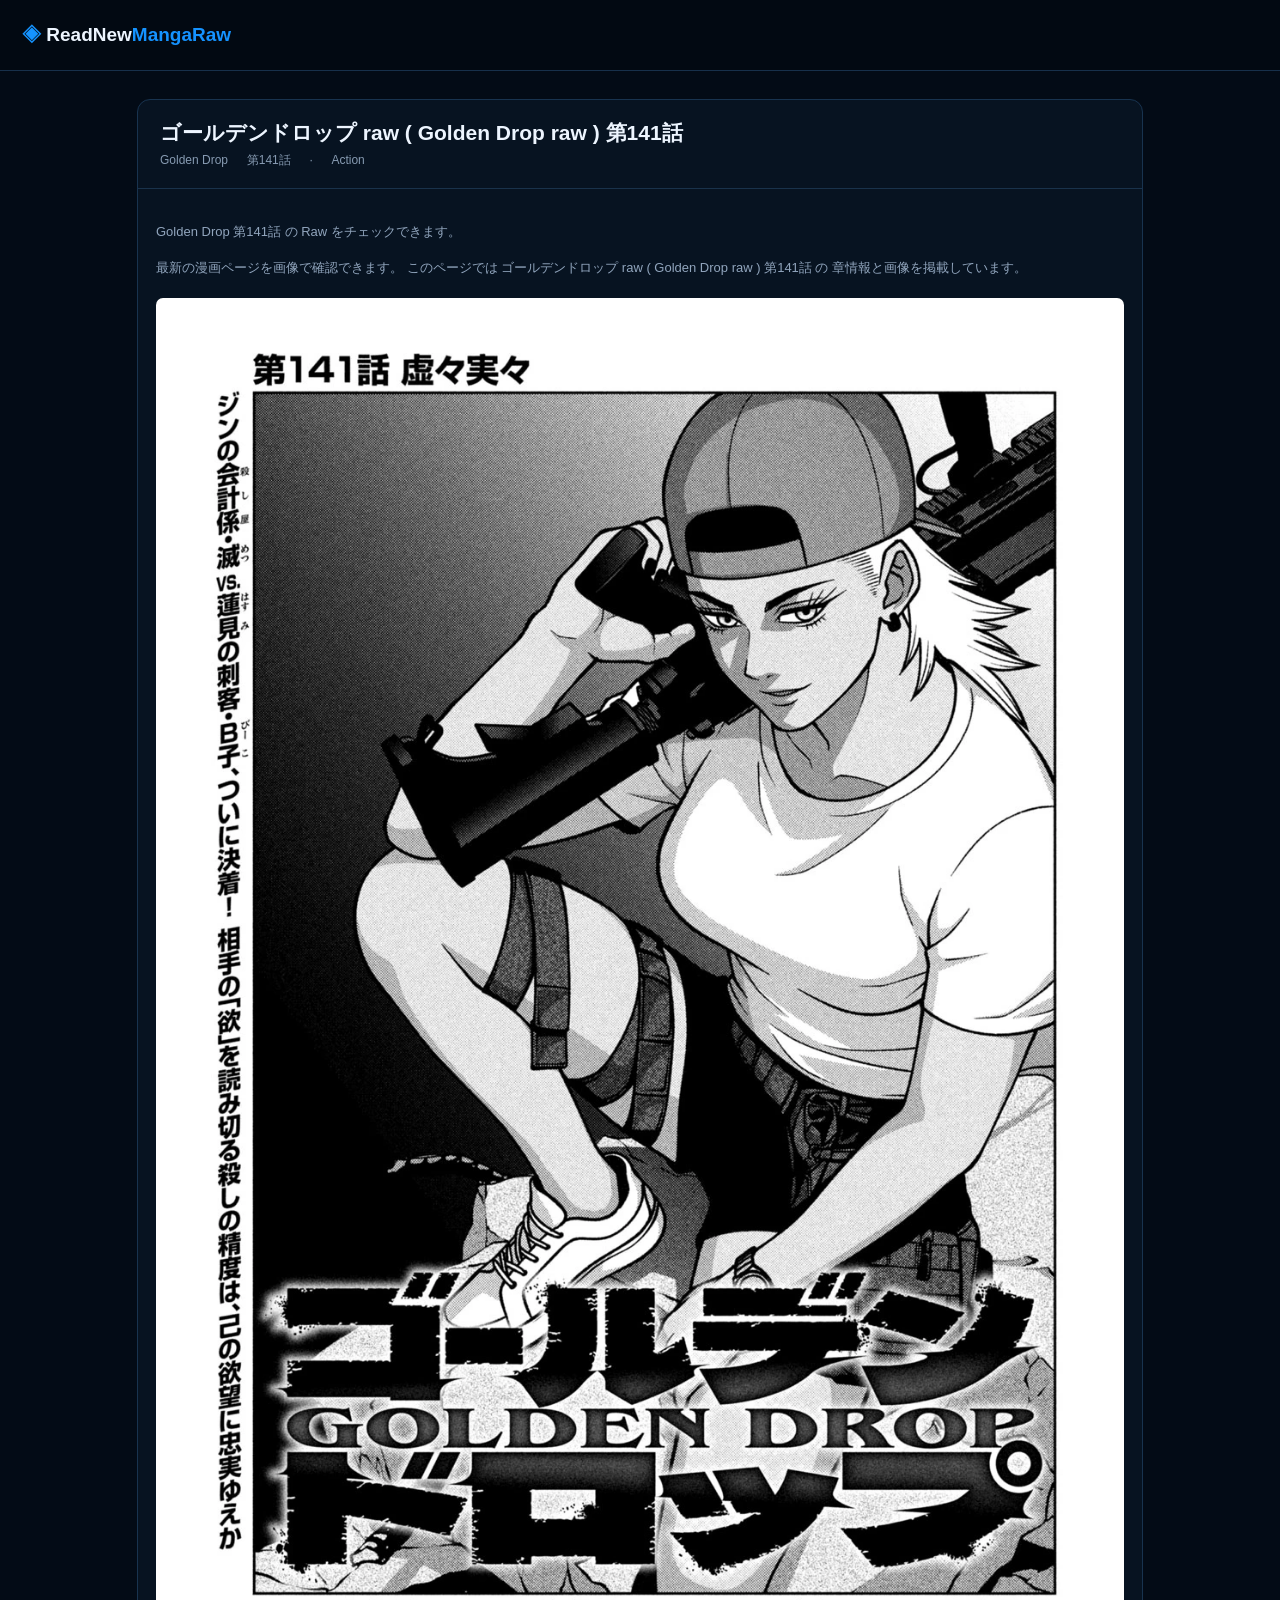
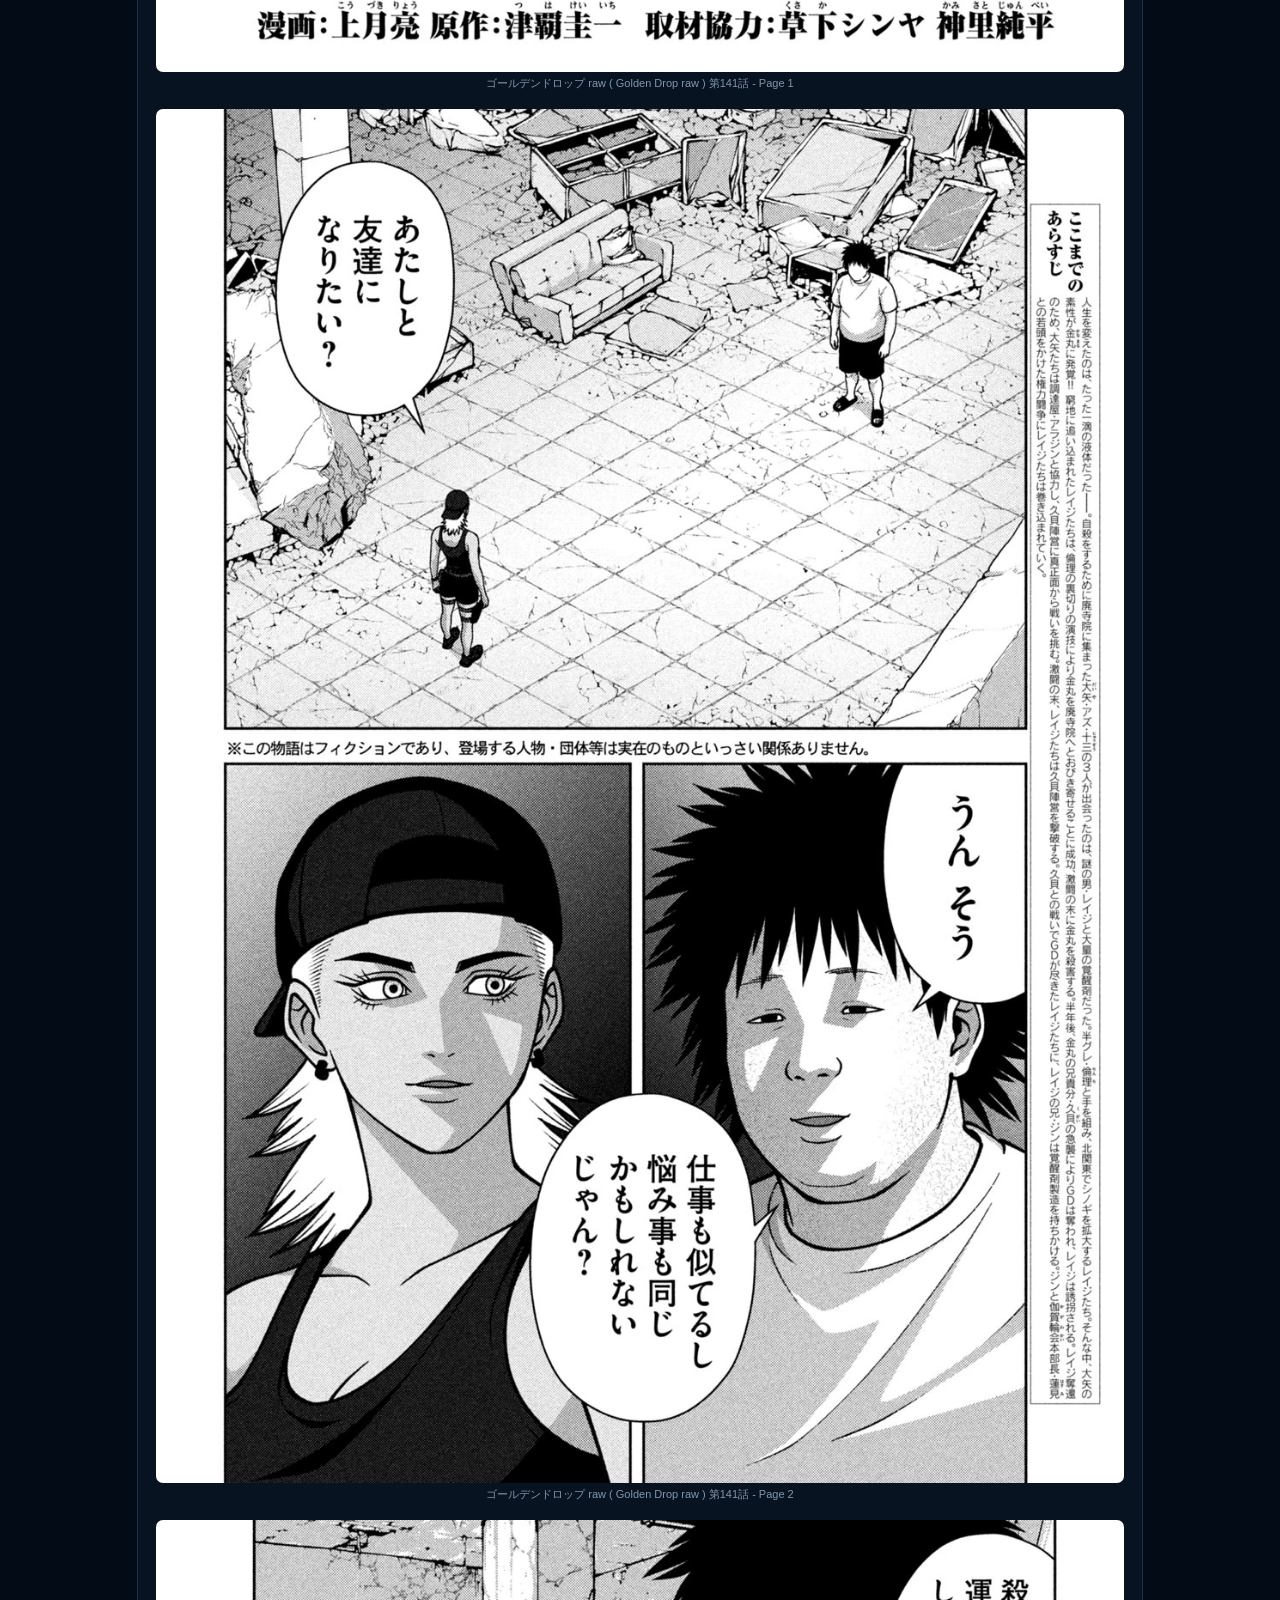
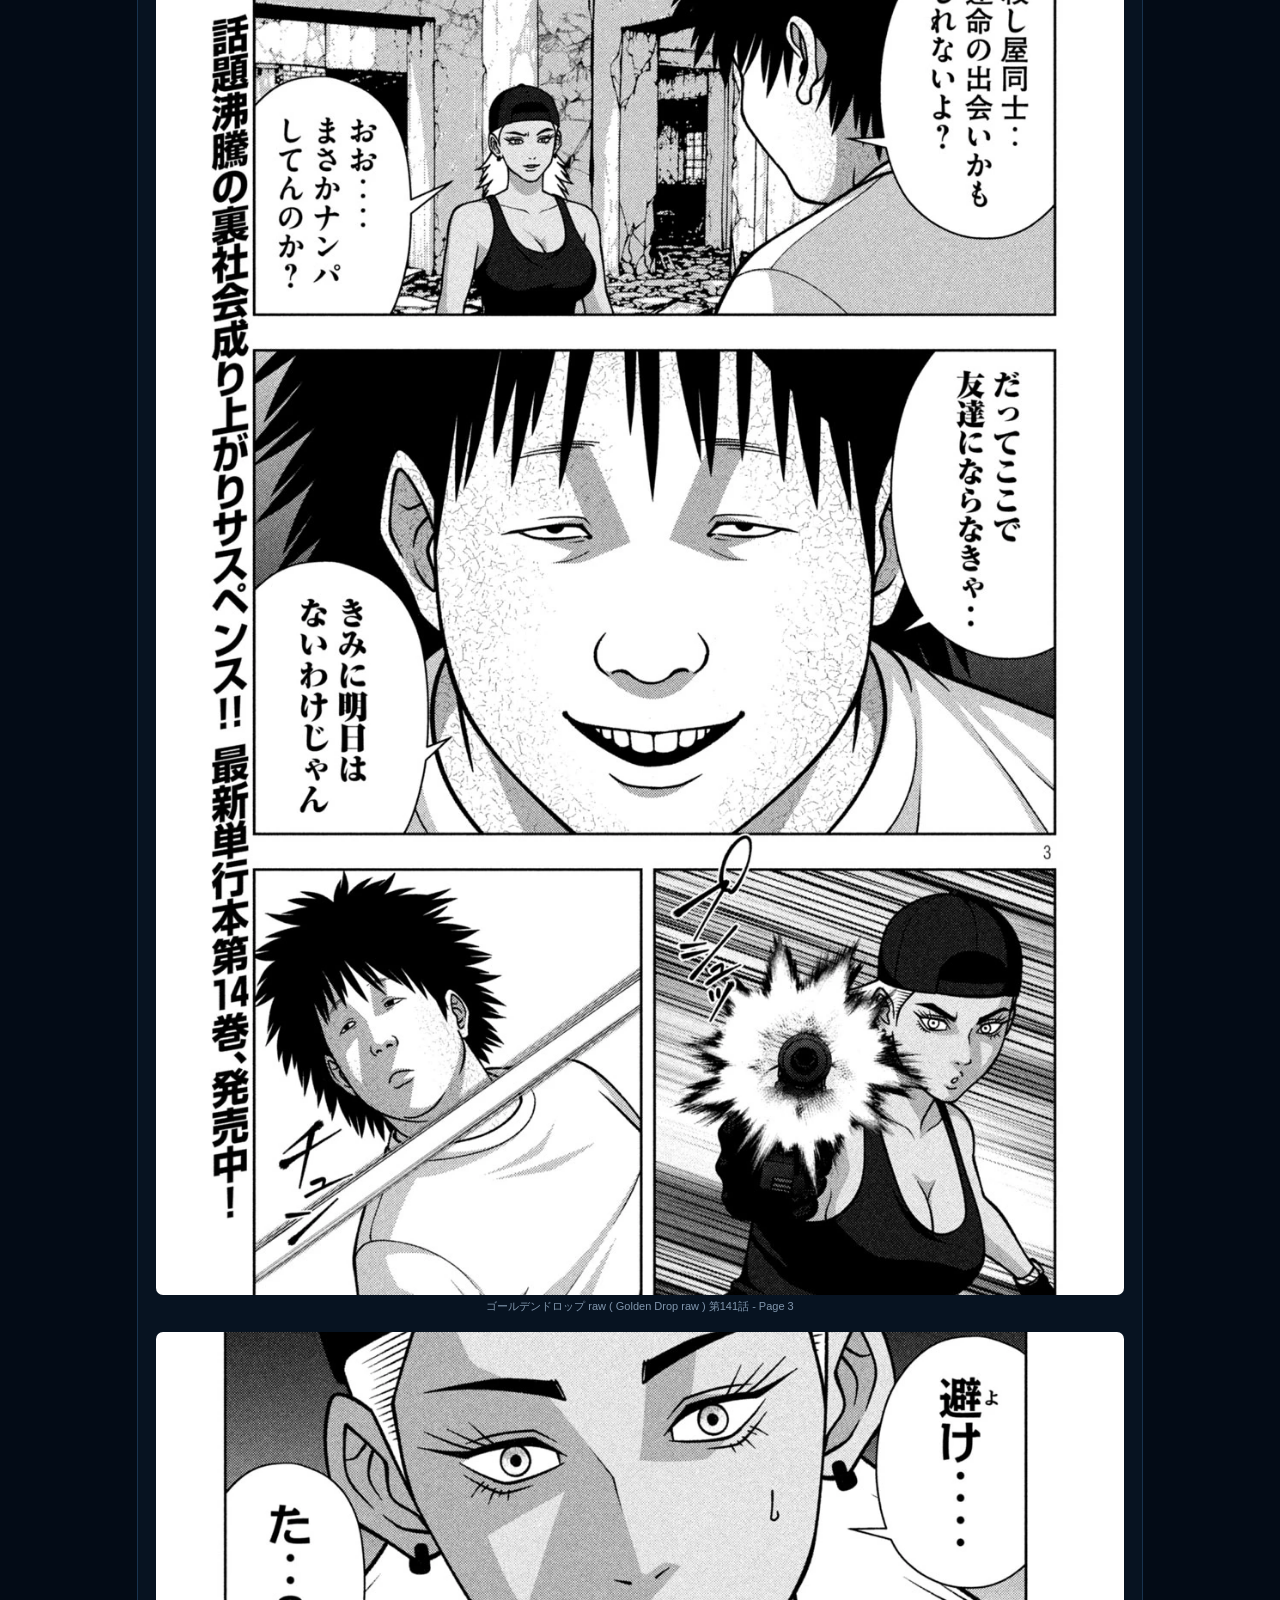
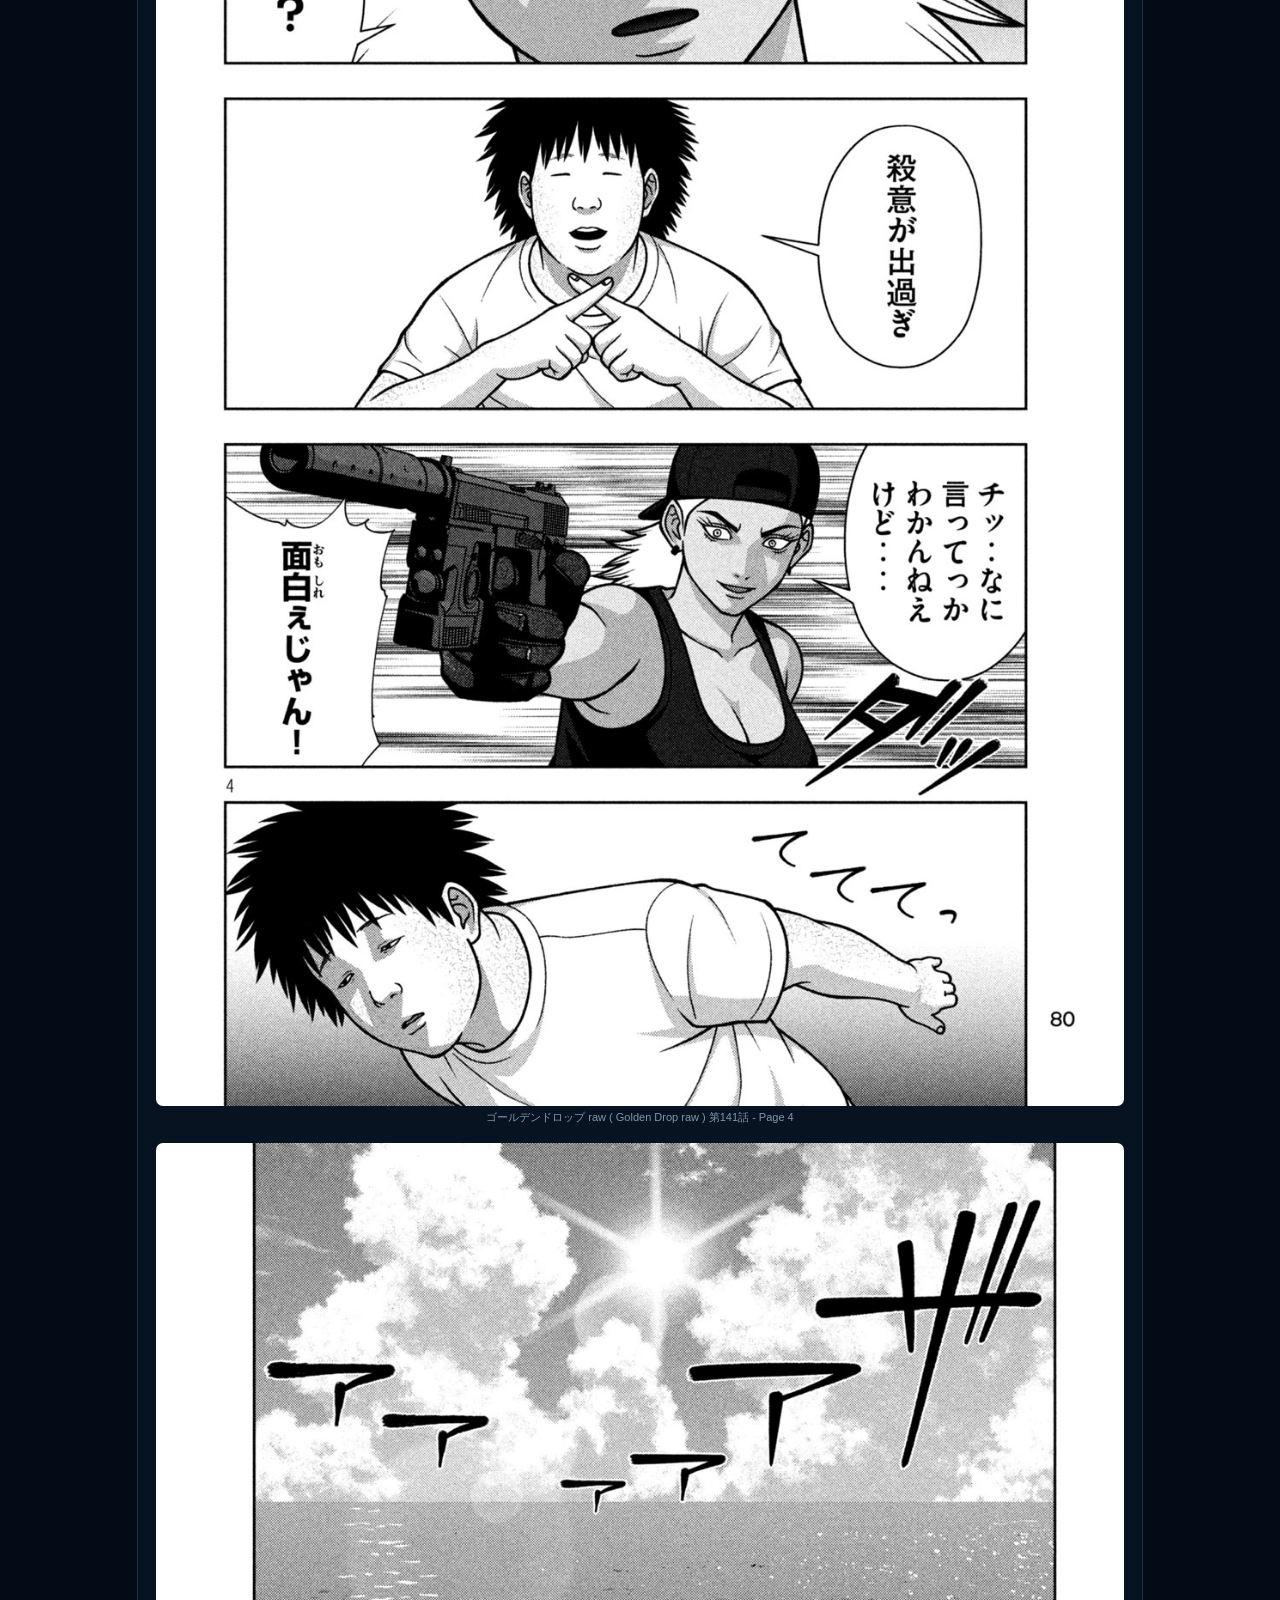
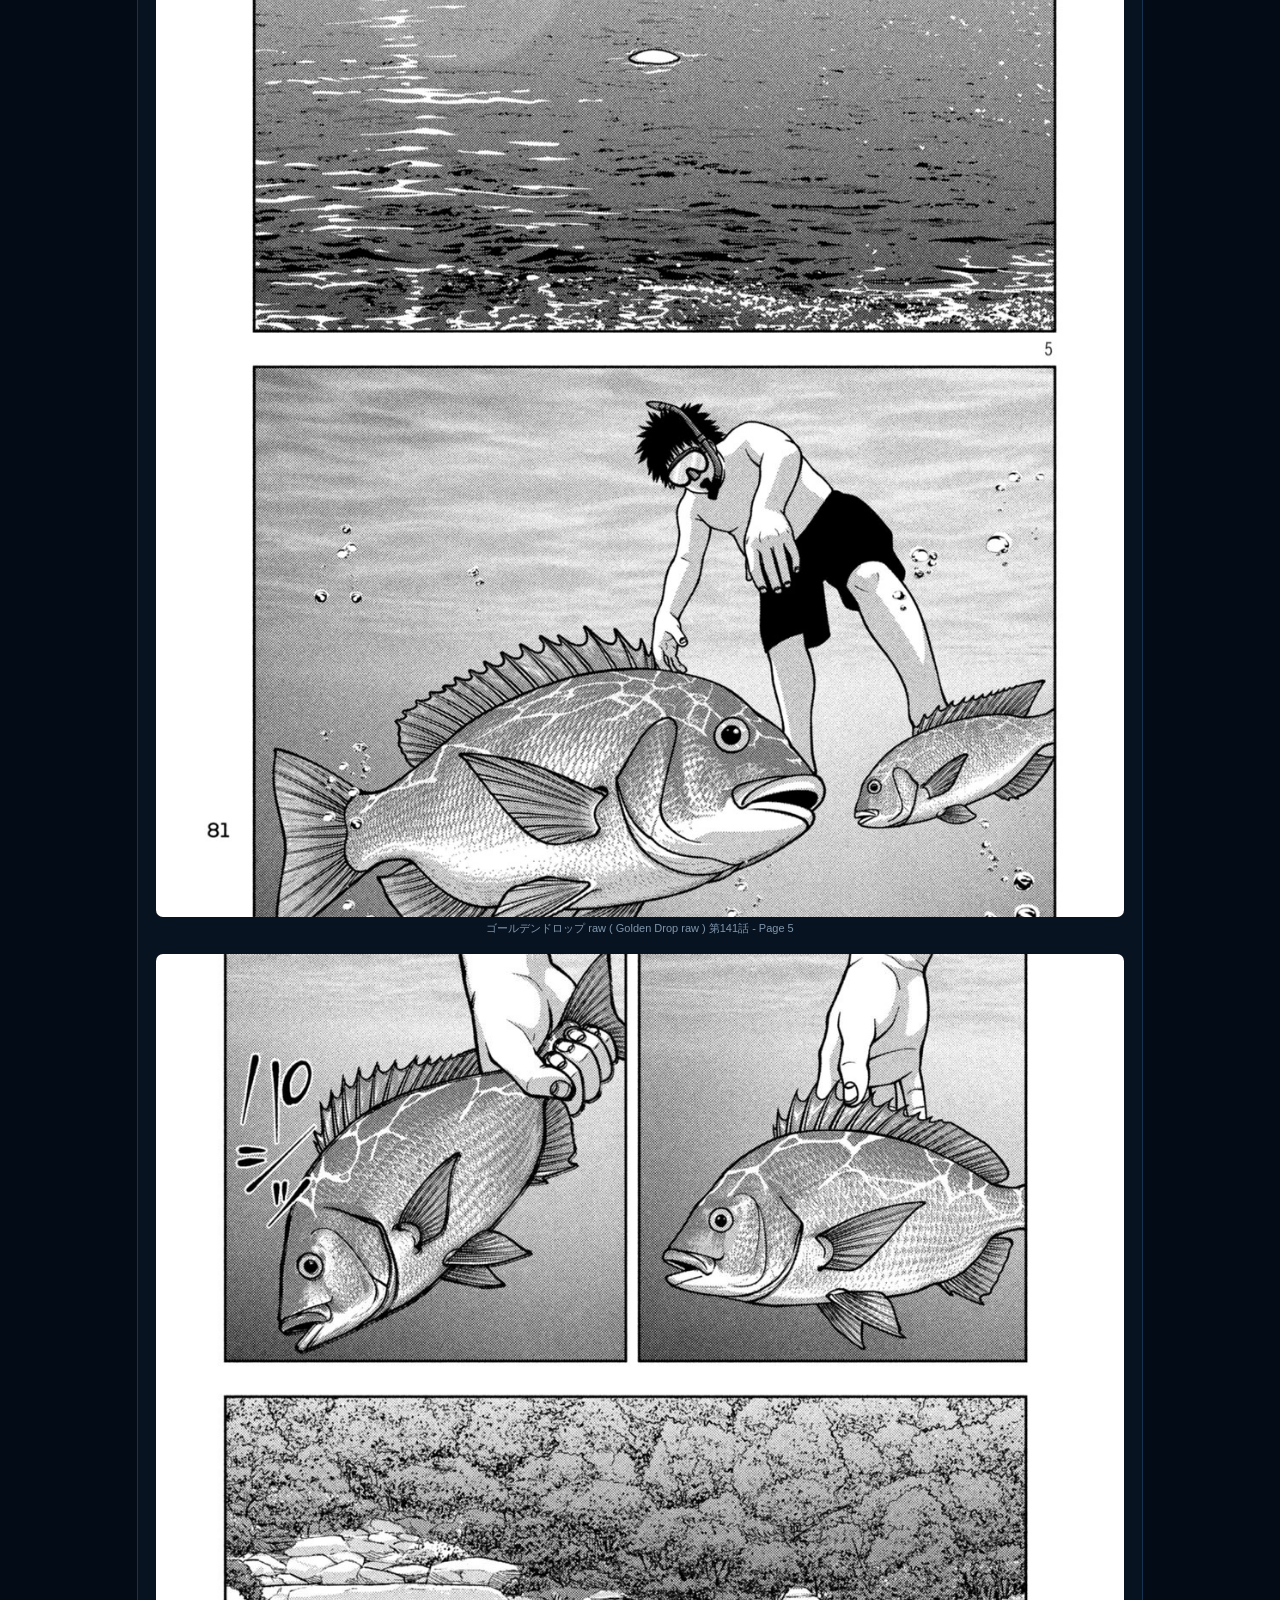
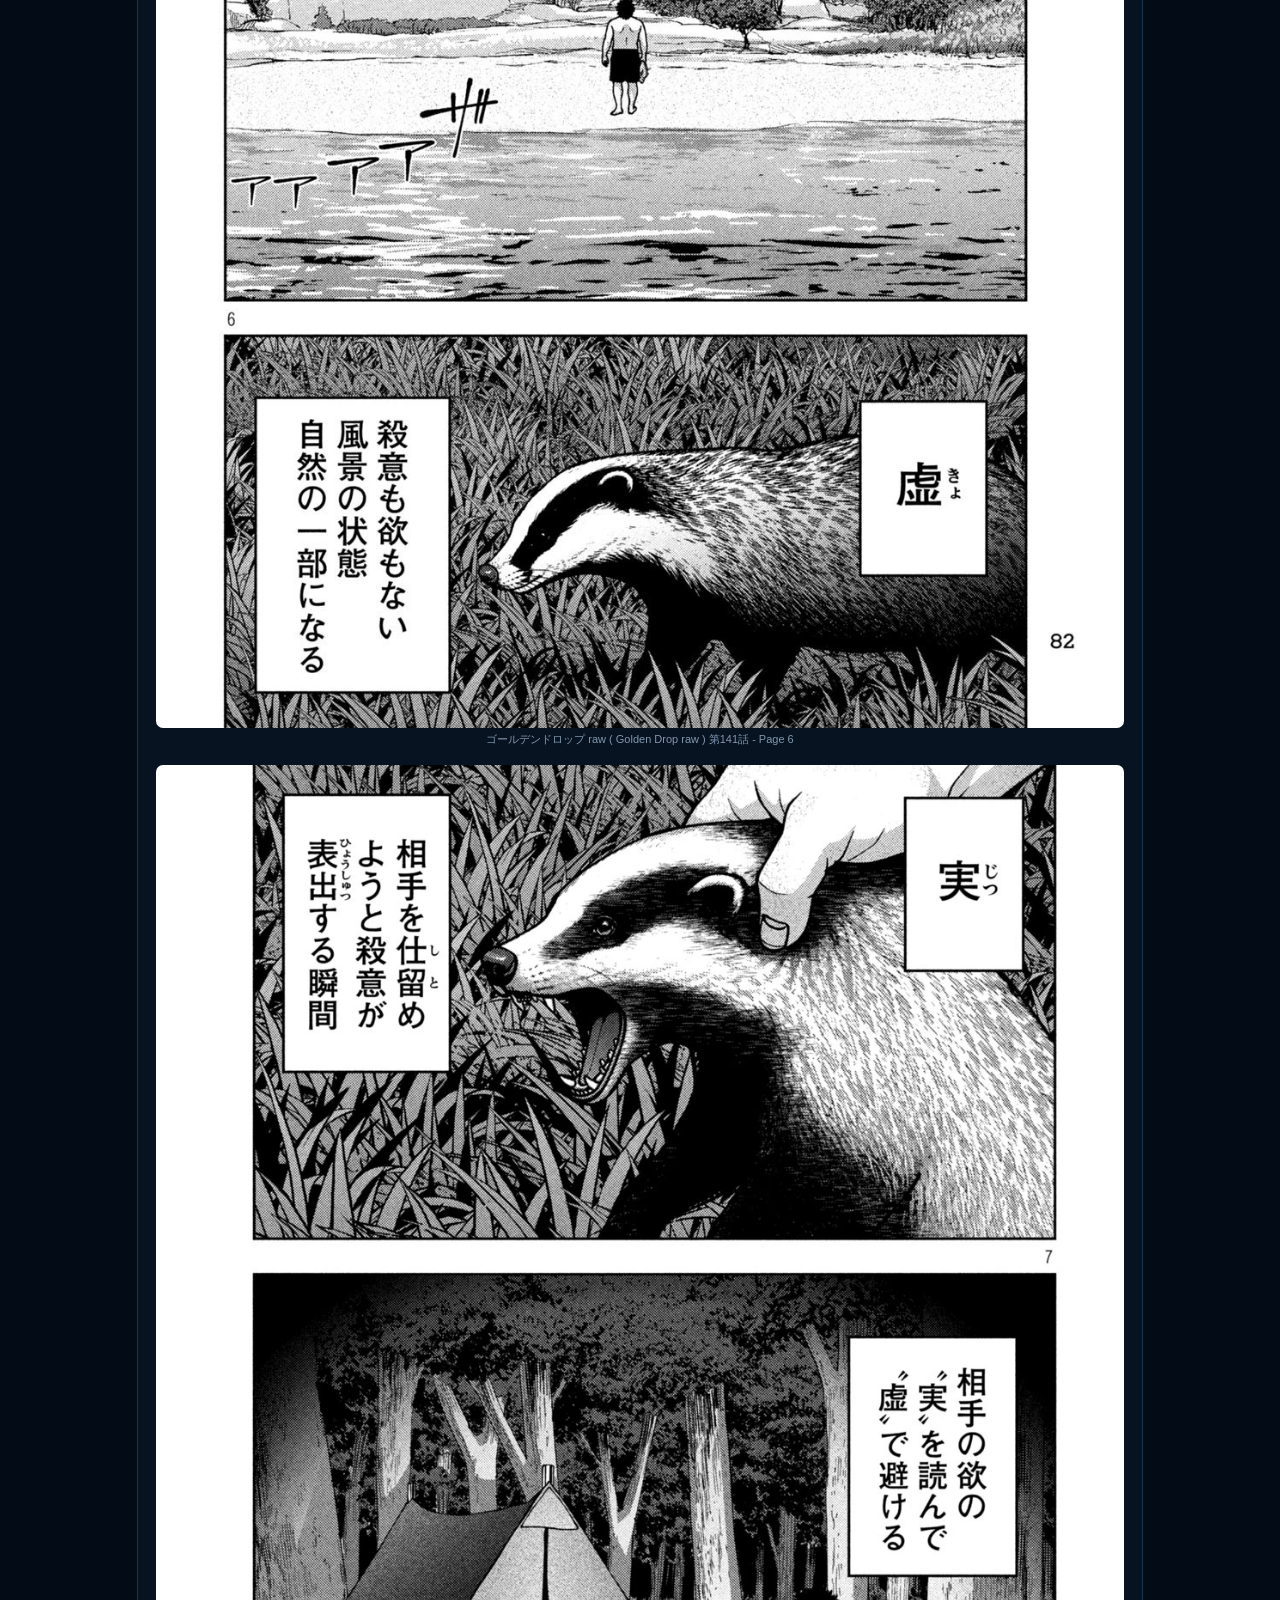
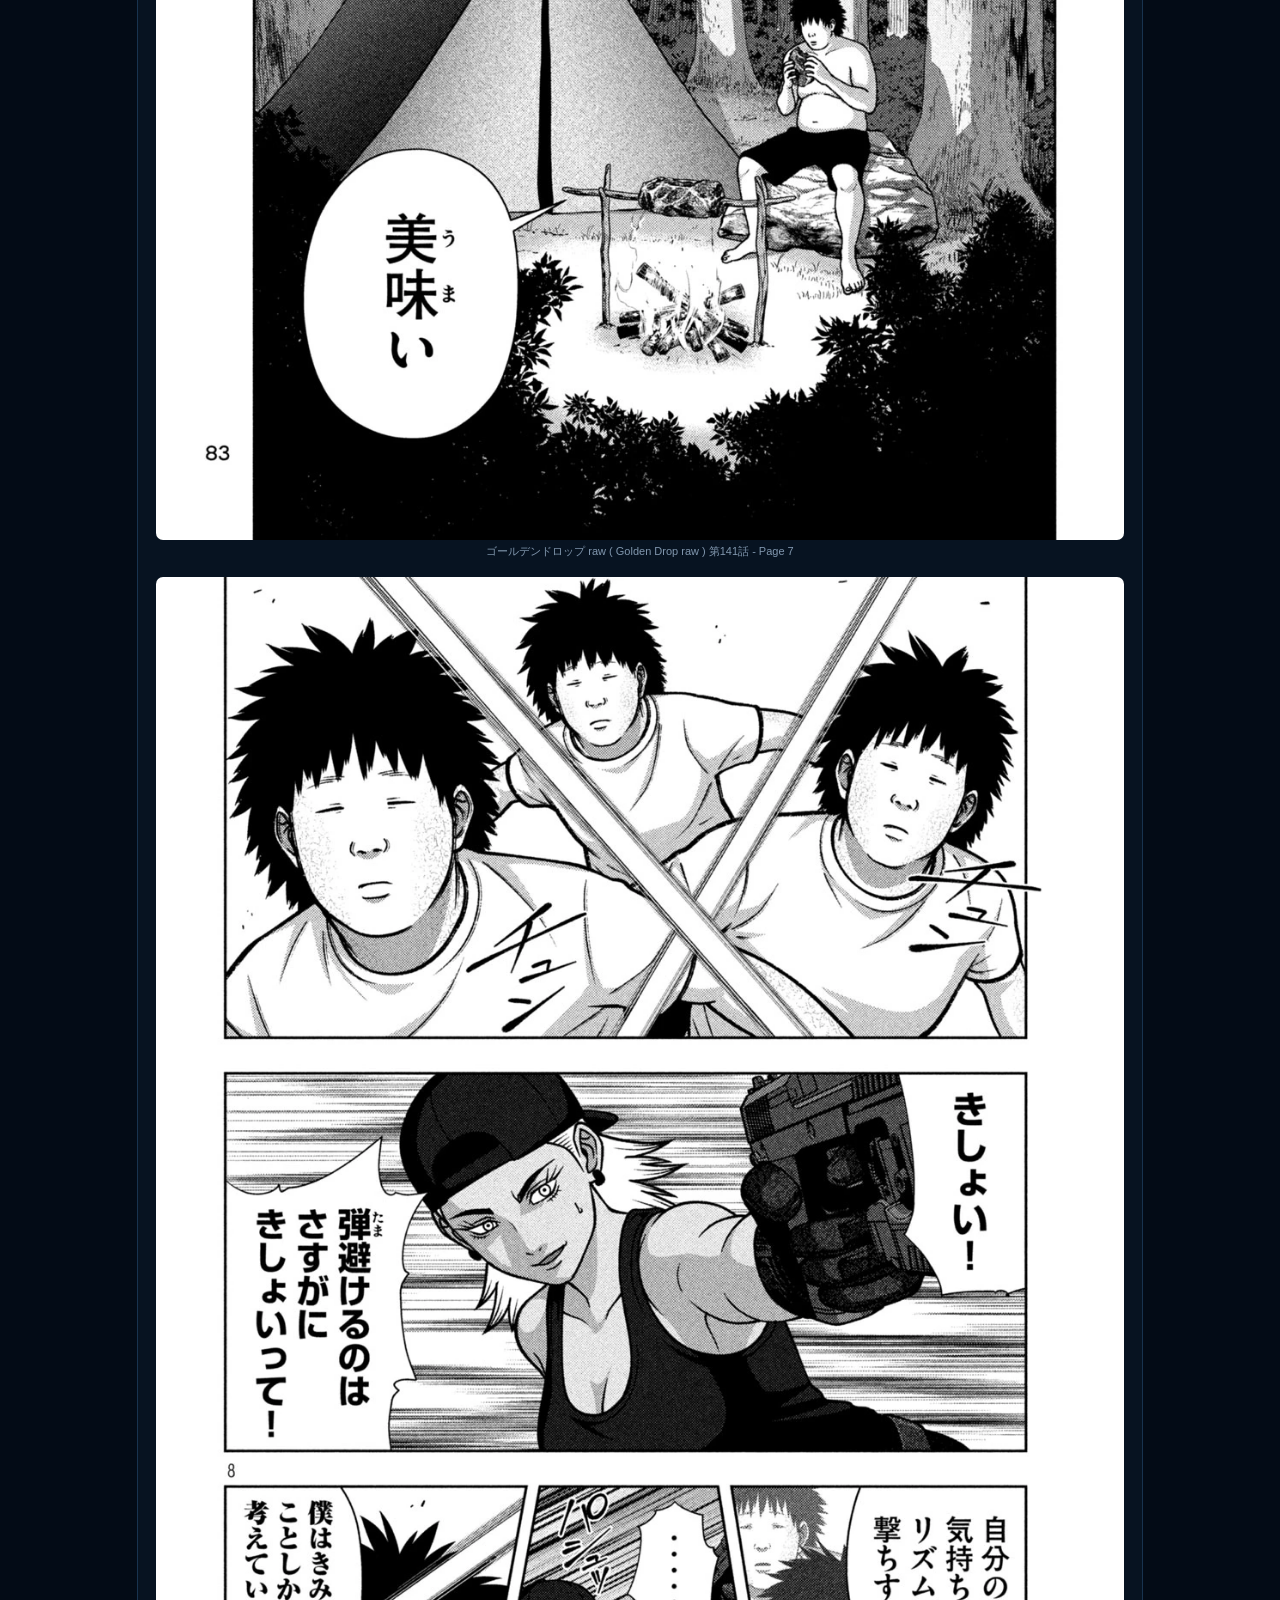
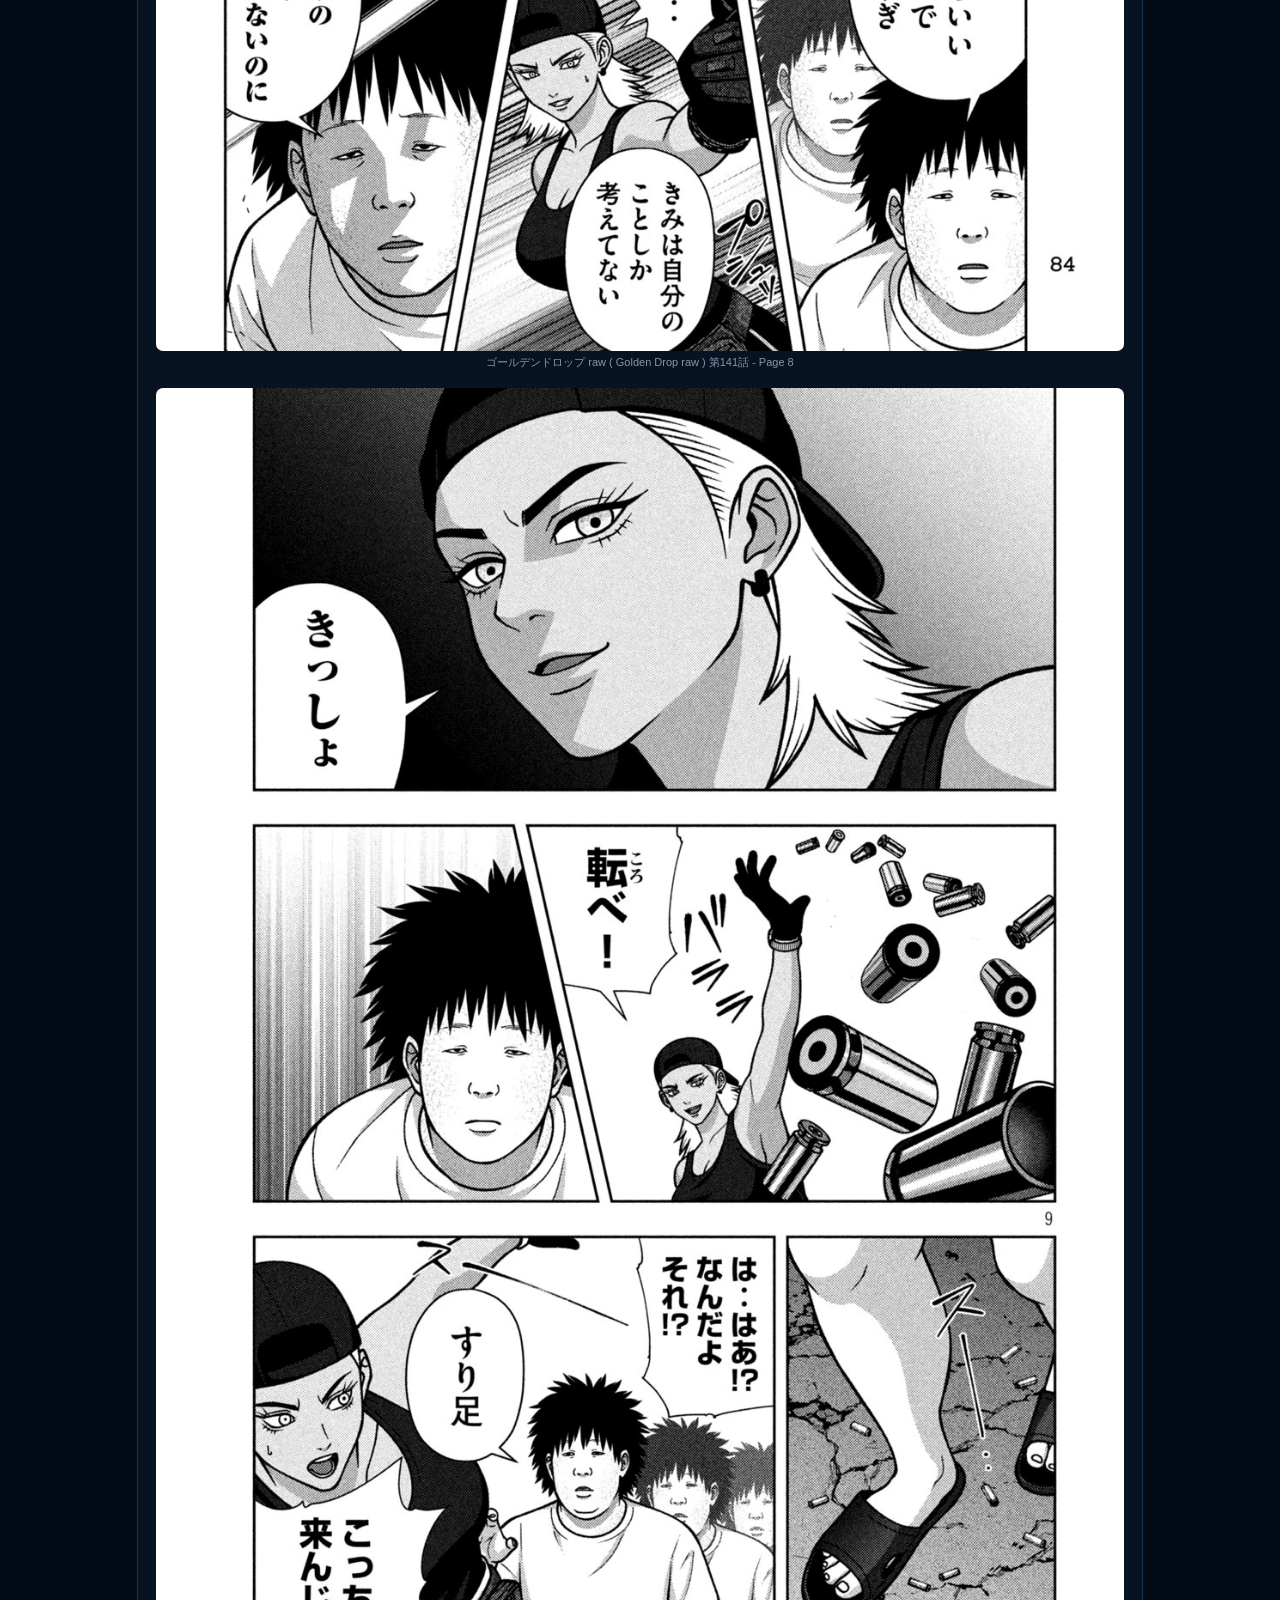
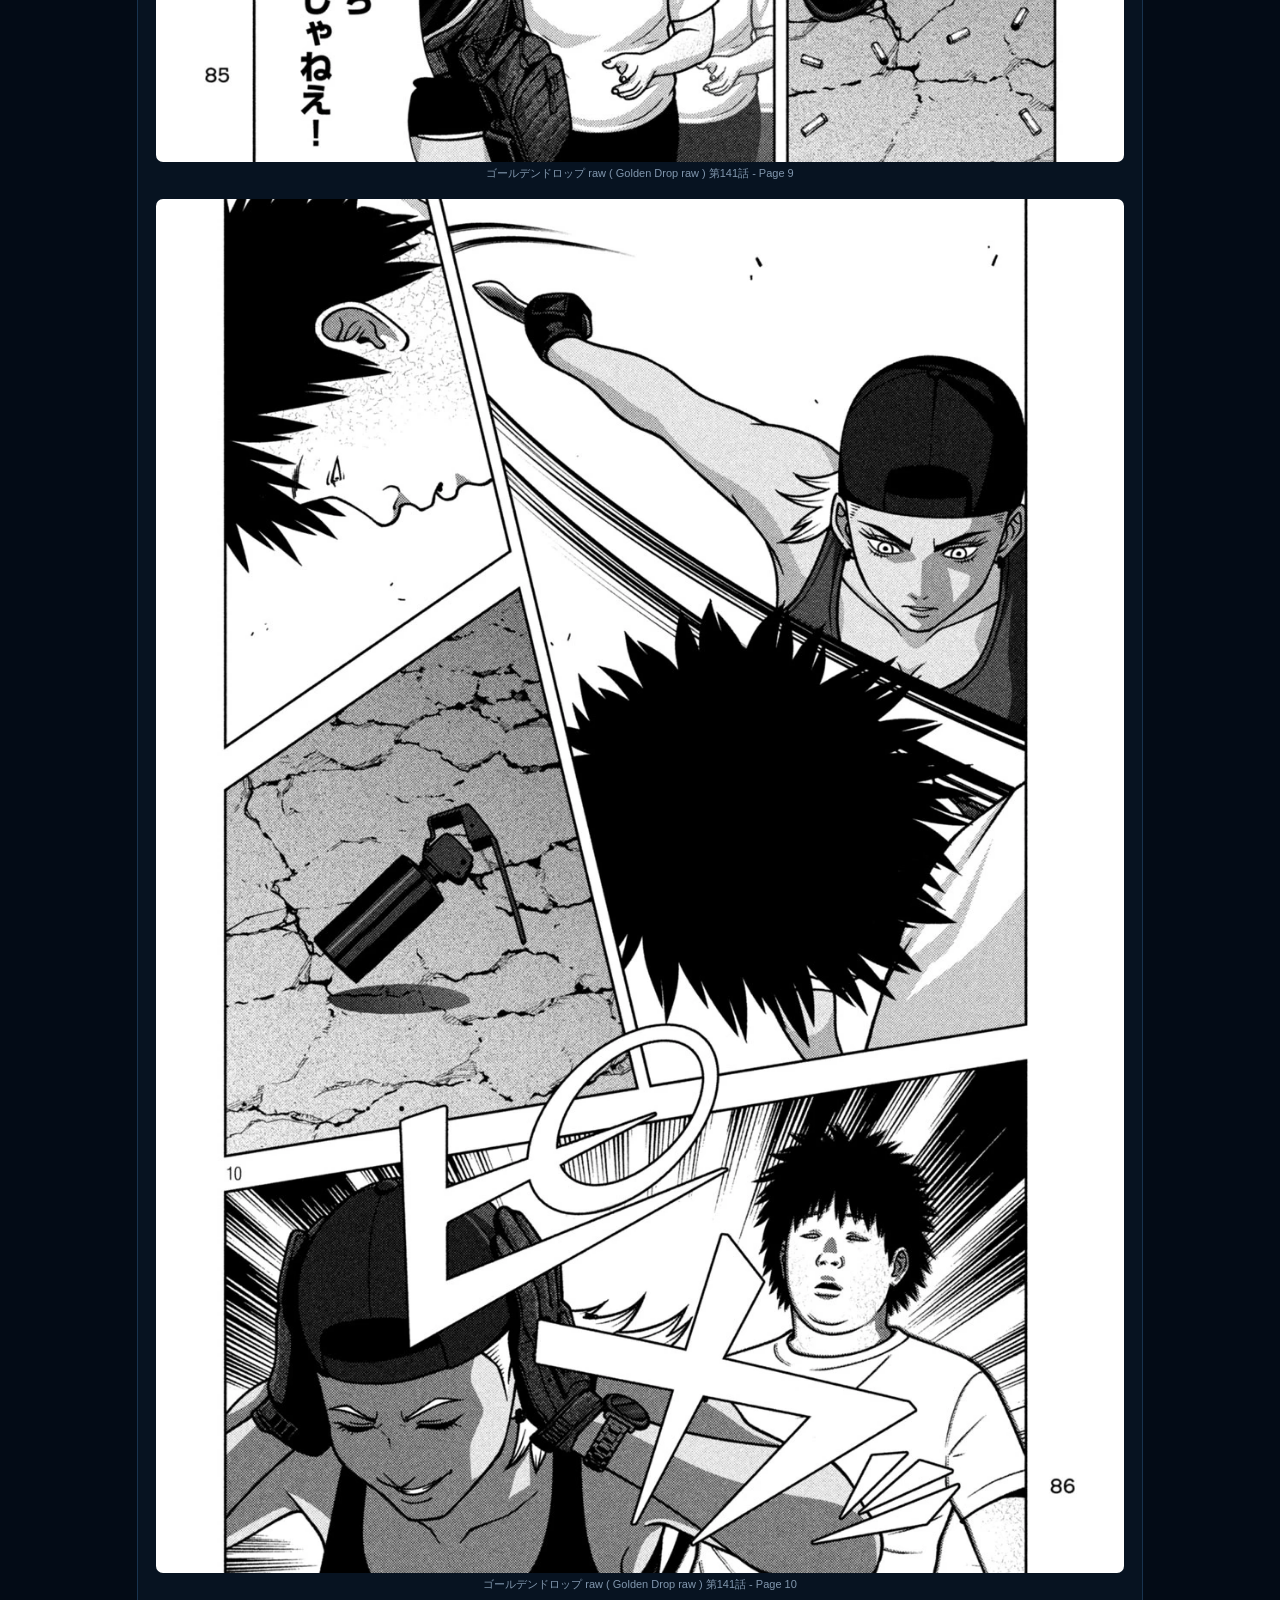
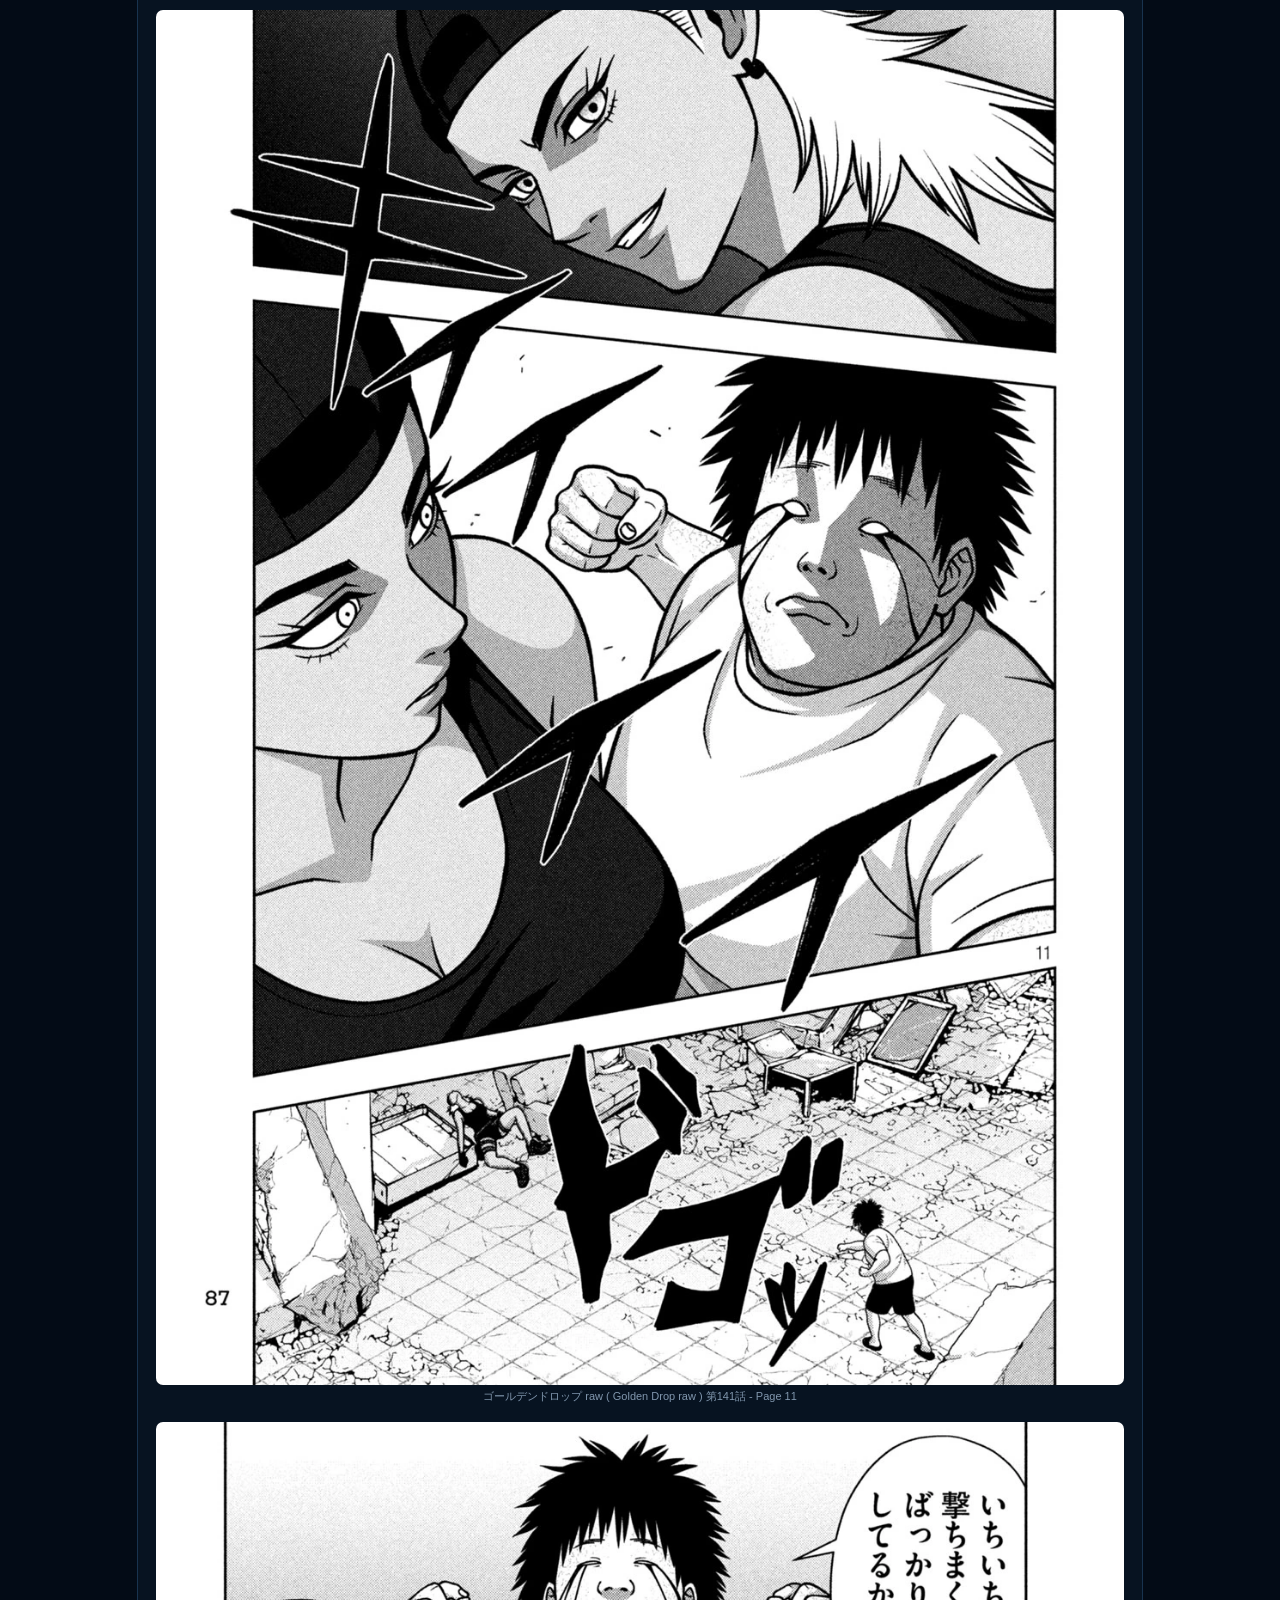
<file: posts/golden-drop-第141話.html>
<!doctype html>

<html lang="ja">

<head>

<meta charset="utf-8">

<meta
  name="viewport"
  content="width=device-width,initial-scale=1"
>

<title>ゴールデンドロップ raw ( Golden Drop raw ) 第141話</title>

<meta
  name="description"
  content="ゴールデンドロップ raw ( Golden Drop raw ) 第141話を読む。Golden Dropの第141話 Rawをチェックできます。"
>

<meta
  name="robots"
  content="index, follow"
>

<link
  rel="canonical"
  href="https://readnewmangaraw.github.io/posts/golden-drop-%E7%AC%AC141%E8%A9%B1.html"
>

<meta
  property="og:type"
  content="article"
>

<meta
  property="og:title"
  content="ゴールデンドロップ raw ( Golden Drop raw ) 第141話"
>

<meta
  property="og:description"
  content="ゴールデンドロップ raw ( Golden Drop raw ) 第141話を読む。Golden Dropの第141話 Rawをチェックできます。"
>

<meta
  property="og:url"
  content="https://readnewmangaraw.github.io/posts/golden-drop-%E7%AC%AC141%E8%A9%B1.html"
>

<meta
  property="og:image"
  content="https://readnewmangaraw.github.io/images/golden-drop-第141話/cover.jpg"
>

<link
  rel="stylesheet"
  href="../style.css"
>

<!-- Google tag (gtag.js) -->
<script async src="https://www.googletagmanager.com/gtag/js?id=G-LL2BH8VT9Q"></script>
<script>
  window.dataLayer = window.dataLayer || [];
  function gtag(){dataLayer.push(arguments);}
  gtag('js', new Date());
  gtag('config', 'G-LL2BH8VT9Q');
</script>

</head>

<body>

<header>

<div class="wrap nav">

<a
  class="brand"
  href="../index.html"
>

◈ ReadNew<span>MangaRaw</span>

</a>

</div>

</header>


<main
  class="wrap"
  style="
    display:block;
    max-width:1050px;
    margin-top:28px;
  "
>

<section class="panel">


<div class="heading">

<h1>
ゴールデンドロップ raw ( Golden Drop raw ) 第141話
</h1>


<p>

Golden Drop

　

第141話

　

·

　

Action

</p>

</div>


<div
  style="
    padding:18px;
  "
>


<div
  style="
    margin-bottom:18px;
    color:#91a5bd;
    font-size:13px;
    line-height:1.8;
  "
>

<p>

Golden Drop 第141話 の
Raw をチェックできます。

</p>

<p>

最新の漫画ページを画像で確認できます。
このページでは ゴールデンドロップ raw ( Golden Drop raw ) 第141話 の
章情報と画像を掲載しています。

</p>

</div>




<figure
  style="
    margin:0 0 18px;
    text-align:center;
  "
>

<img
  src="../images/golden-drop-第141話/page-01.webp"
  alt="ゴールデンドロップ raw ( Golden Drop raw ) 第141話 - Page 1"
  loading="lazy"
  decoding="async"
  style="
    max-width:100%;
    height:auto;
    border-radius:7px;
  "
>

<figcaption
  style="
    font-size:11px;
    color:#8197ae;
  "
>

ゴールデンドロップ raw ( Golden Drop raw ) 第141話 - Page 1

</figcaption>

</figure>




<figure
  style="
    margin:0 0 18px;
    text-align:center;
  "
>

<img
  src="../images/golden-drop-第141話/page-02.webp"
  alt="ゴールデンドロップ raw ( Golden Drop raw ) 第141話 - Page 2"
  loading="lazy"
  decoding="async"
  style="
    max-width:100%;
    height:auto;
    border-radius:7px;
  "
>

<figcaption
  style="
    font-size:11px;
    color:#8197ae;
  "
>

ゴールデンドロップ raw ( Golden Drop raw ) 第141話 - Page 2

</figcaption>

</figure>




<figure
  style="
    margin:0 0 18px;
    text-align:center;
  "
>

<img
  src="../images/golden-drop-第141話/page-03.webp"
  alt="ゴールデンドロップ raw ( Golden Drop raw ) 第141話 - Page 3"
  loading="lazy"
  decoding="async"
  style="
    max-width:100%;
    height:auto;
    border-radius:7px;
  "
>

<figcaption
  style="
    font-size:11px;
    color:#8197ae;
  "
>

ゴールデンドロップ raw ( Golden Drop raw ) 第141話 - Page 3

</figcaption>

</figure>




<figure
  style="
    margin:0 0 18px;
    text-align:center;
  "
>

<img
  src="../images/golden-drop-第141話/page-04.webp"
  alt="ゴールデンドロップ raw ( Golden Drop raw ) 第141話 - Page 4"
  loading="lazy"
  decoding="async"
  style="
    max-width:100%;
    height:auto;
    border-radius:7px;
  "
>

<figcaption
  style="
    font-size:11px;
    color:#8197ae;
  "
>

ゴールデンドロップ raw ( Golden Drop raw ) 第141話 - Page 4

</figcaption>

</figure>




<figure
  style="
    margin:0 0 18px;
    text-align:center;
  "
>

<img
  src="../images/golden-drop-第141話/page-05.webp"
  alt="ゴールデンドロップ raw ( Golden Drop raw ) 第141話 - Page 5"
  loading="lazy"
  decoding="async"
  style="
    max-width:100%;
    height:auto;
    border-radius:7px;
  "
>

<figcaption
  style="
    font-size:11px;
    color:#8197ae;
  "
>

ゴールデンドロップ raw ( Golden Drop raw ) 第141話 - Page 5

</figcaption>

</figure>




<figure
  style="
    margin:0 0 18px;
    text-align:center;
  "
>

<img
  src="../images/golden-drop-第141話/page-06.webp"
  alt="ゴールデンドロップ raw ( Golden Drop raw ) 第141話 - Page 6"
  loading="lazy"
  decoding="async"
  style="
    max-width:100%;
    height:auto;
    border-radius:7px;
  "
>

<figcaption
  style="
    font-size:11px;
    color:#8197ae;
  "
>

ゴールデンドロップ raw ( Golden Drop raw ) 第141話 - Page 6

</figcaption>

</figure>




<figure
  style="
    margin:0 0 18px;
    text-align:center;
  "
>

<img
  src="../images/golden-drop-第141話/page-07.webp"
  alt="ゴールデンドロップ raw ( Golden Drop raw ) 第141話 - Page 7"
  loading="lazy"
  decoding="async"
  style="
    max-width:100%;
    height:auto;
    border-radius:7px;
  "
>

<figcaption
  style="
    font-size:11px;
    color:#8197ae;
  "
>

ゴールデンドロップ raw ( Golden Drop raw ) 第141話 - Page 7

</figcaption>

</figure>




<figure
  style="
    margin:0 0 18px;
    text-align:center;
  "
>

<img
  src="../images/golden-drop-第141話/page-08.webp"
  alt="ゴールデンドロップ raw ( Golden Drop raw ) 第141話 - Page 8"
  loading="lazy"
  decoding="async"
  style="
    max-width:100%;
    height:auto;
    border-radius:7px;
  "
>

<figcaption
  style="
    font-size:11px;
    color:#8197ae;
  "
>

ゴールデンドロップ raw ( Golden Drop raw ) 第141話 - Page 8

</figcaption>

</figure>




<figure
  style="
    margin:0 0 18px;
    text-align:center;
  "
>

<img
  src="../images/golden-drop-第141話/page-09.webp"
  alt="ゴールデンドロップ raw ( Golden Drop raw ) 第141話 - Page 9"
  loading="lazy"
  decoding="async"
  style="
    max-width:100%;
    height:auto;
    border-radius:7px;
  "
>

<figcaption
  style="
    font-size:11px;
    color:#8197ae;
  "
>

ゴールデンドロップ raw ( Golden Drop raw ) 第141話 - Page 9

</figcaption>

</figure>




<figure
  style="
    margin:0 0 18px;
    text-align:center;
  "
>

<img
  src="../images/golden-drop-第141話/page-10.webp"
  alt="ゴールデンドロップ raw ( Golden Drop raw ) 第141話 - Page 10"
  loading="lazy"
  decoding="async"
  style="
    max-width:100%;
    height:auto;
    border-radius:7px;
  "
>

<figcaption
  style="
    font-size:11px;
    color:#8197ae;
  "
>

ゴールデンドロップ raw ( Golden Drop raw ) 第141話 - Page 10

</figcaption>

</figure>




<figure
  style="
    margin:0 0 18px;
    text-align:center;
  "
>

<img
  src="../images/golden-drop-第141話/page-11.webp"
  alt="ゴールデンドロップ raw ( Golden Drop raw ) 第141話 - Page 11"
  loading="lazy"
  decoding="async"
  style="
    max-width:100%;
    height:auto;
    border-radius:7px;
  "
>

<figcaption
  style="
    font-size:11px;
    color:#8197ae;
  "
>

ゴールデンドロップ raw ( Golden Drop raw ) 第141話 - Page 11

</figcaption>

</figure>




<figure
  style="
    margin:0 0 18px;
    text-align:center;
  "
>

<img
  src="../images/golden-drop-第141話/page-12.webp"
  alt="ゴールデンドロップ raw ( Golden Drop raw ) 第141話 - Page 12"
  loading="lazy"
  decoding="async"
  style="
    max-width:100%;
    height:auto;
    border-radius:7px;
  "
>

<figcaption
  style="
    font-size:11px;
    color:#8197ae;
  "
>

ゴールデンドロップ raw ( Golden Drop raw ) 第141話 - Page 12

</figcaption>

</figure>




<figure
  style="
    margin:0 0 18px;
    text-align:center;
  "
>

<img
  src="../images/golden-drop-第141話/page-13.webp"
  alt="ゴールデンドロップ raw ( Golden Drop raw ) 第141話 - Page 13"
  loading="lazy"
  decoding="async"
  style="
    max-width:100%;
    height:auto;
    border-radius:7px;
  "
>

<figcaption
  style="
    font-size:11px;
    color:#8197ae;
  "
>

ゴールデンドロップ raw ( Golden Drop raw ) 第141話 - Page 13

</figcaption>

</figure>




<figure
  style="
    margin:0 0 18px;
    text-align:center;
  "
>

<img
  src="../images/golden-drop-第141話/page-14.webp"
  alt="ゴールデンドロップ raw ( Golden Drop raw ) 第141話 - Page 14"
  loading="lazy"
  decoding="async"
  style="
    max-width:100%;
    height:auto;
    border-radius:7px;
  "
>

<figcaption
  style="
    font-size:11px;
    color:#8197ae;
  "
>

ゴールデンドロップ raw ( Golden Drop raw ) 第141話 - Page 14

</figcaption>

</figure>




<figure
  style="
    margin:0 0 18px;
    text-align:center;
  "
>

<img
  src="../images/golden-drop-第141話/page-15.webp"
  alt="ゴールデンドロップ raw ( Golden Drop raw ) 第141話 - Page 15"
  loading="lazy"
  decoding="async"
  style="
    max-width:100%;
    height:auto;
    border-radius:7px;
  "
>

<figcaption
  style="
    font-size:11px;
    color:#8197ae;
  "
>

ゴールデンドロップ raw ( Golden Drop raw ) 第141話 - Page 15

</figcaption>

</figure>




<figure
  style="
    margin:0 0 18px;
    text-align:center;
  "
>

<img
  src="../images/golden-drop-第141話/page-16.webp"
  alt="ゴールデンドロップ raw ( Golden Drop raw ) 第141話 - Page 16"
  loading="lazy"
  decoding="async"
  style="
    max-width:100%;
    height:auto;
    border-radius:7px;
  "
>

<figcaption
  style="
    font-size:11px;
    color:#8197ae;
  "
>

ゴールデンドロップ raw ( Golden Drop raw ) 第141話 - Page 16

</figcaption>

</figure>




<figure
  style="
    margin:0 0 18px;
    text-align:center;
  "
>

<img
  src="../images/golden-drop-第141話/page-17.webp"
  alt="ゴールデンドロップ raw ( Golden Drop raw ) 第141話 - Page 17"
  loading="lazy"
  decoding="async"
  style="
    max-width:100%;
    height:auto;
    border-radius:7px;
  "
>

<figcaption
  style="
    font-size:11px;
    color:#8197ae;
  "
>

ゴールデンドロップ raw ( Golden Drop raw ) 第141話 - Page 17

</figcaption>

</figure>




<figure
  style="
    margin:0 0 18px;
    text-align:center;
  "
>

<img
  src="../images/golden-drop-第141話/page-18.webp"
  alt="ゴールデンドロップ raw ( Golden Drop raw ) 第141話 - Page 18"
  loading="lazy"
  decoding="async"
  style="
    max-width:100%;
    height:auto;
    border-radius:7px;
  "
>

<figcaption
  style="
    font-size:11px;
    color:#8197ae;
  "
>

ゴールデンドロップ raw ( Golden Drop raw ) 第141話 - Page 18

</figcaption>

</figure>




</div>

</section>


<div
  style="
    margin-top:18px;
    text-align:center;
  "
>

<a
  href="../index.html"
  style="
    display:inline-block;
    padding:10px 18px;
    border:1px solid #24415f;
    border-radius:8px;
    color:#d6e4f3;
  "
>

← 最新の漫画一覧へ戻る

</a>

</div>


</main>


<footer>

<div class="copy">

© 2026 ReadNewMangaRaw

</div>

</footer>


</body>

</html>
</file>
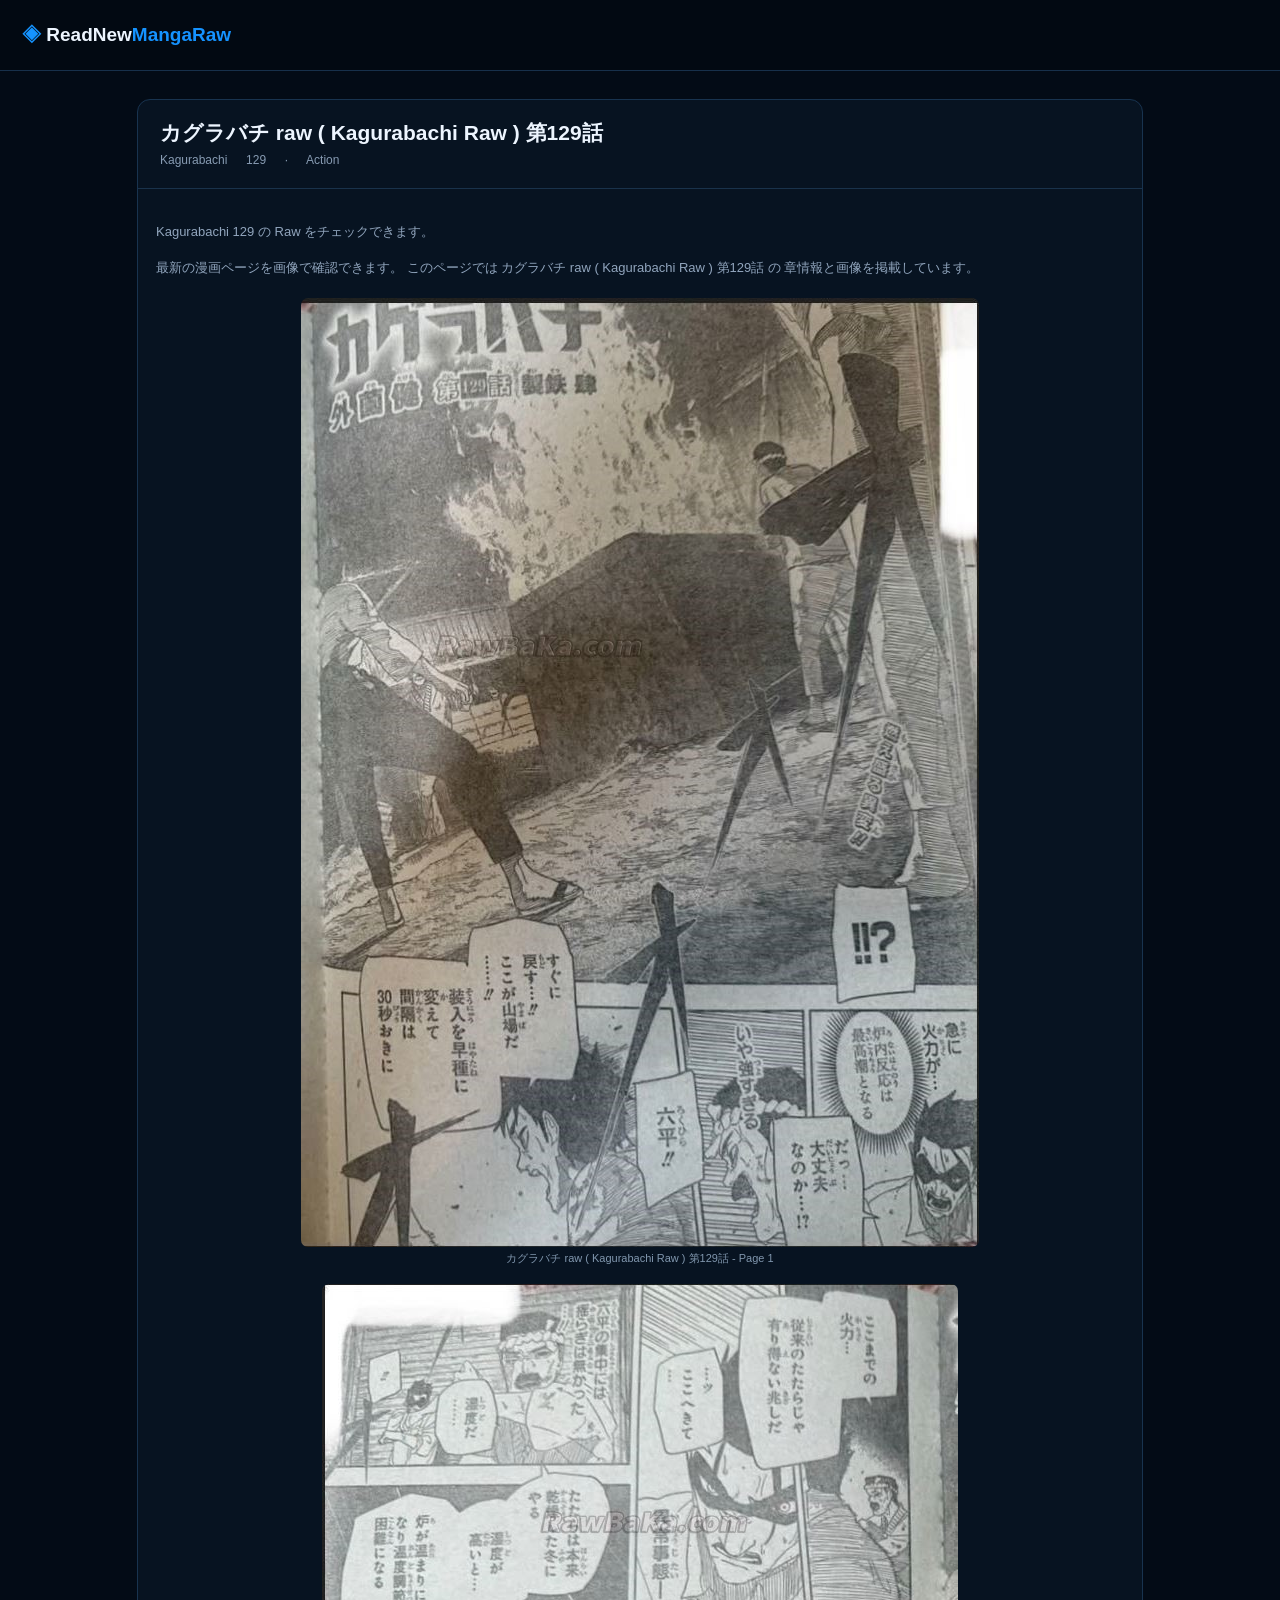
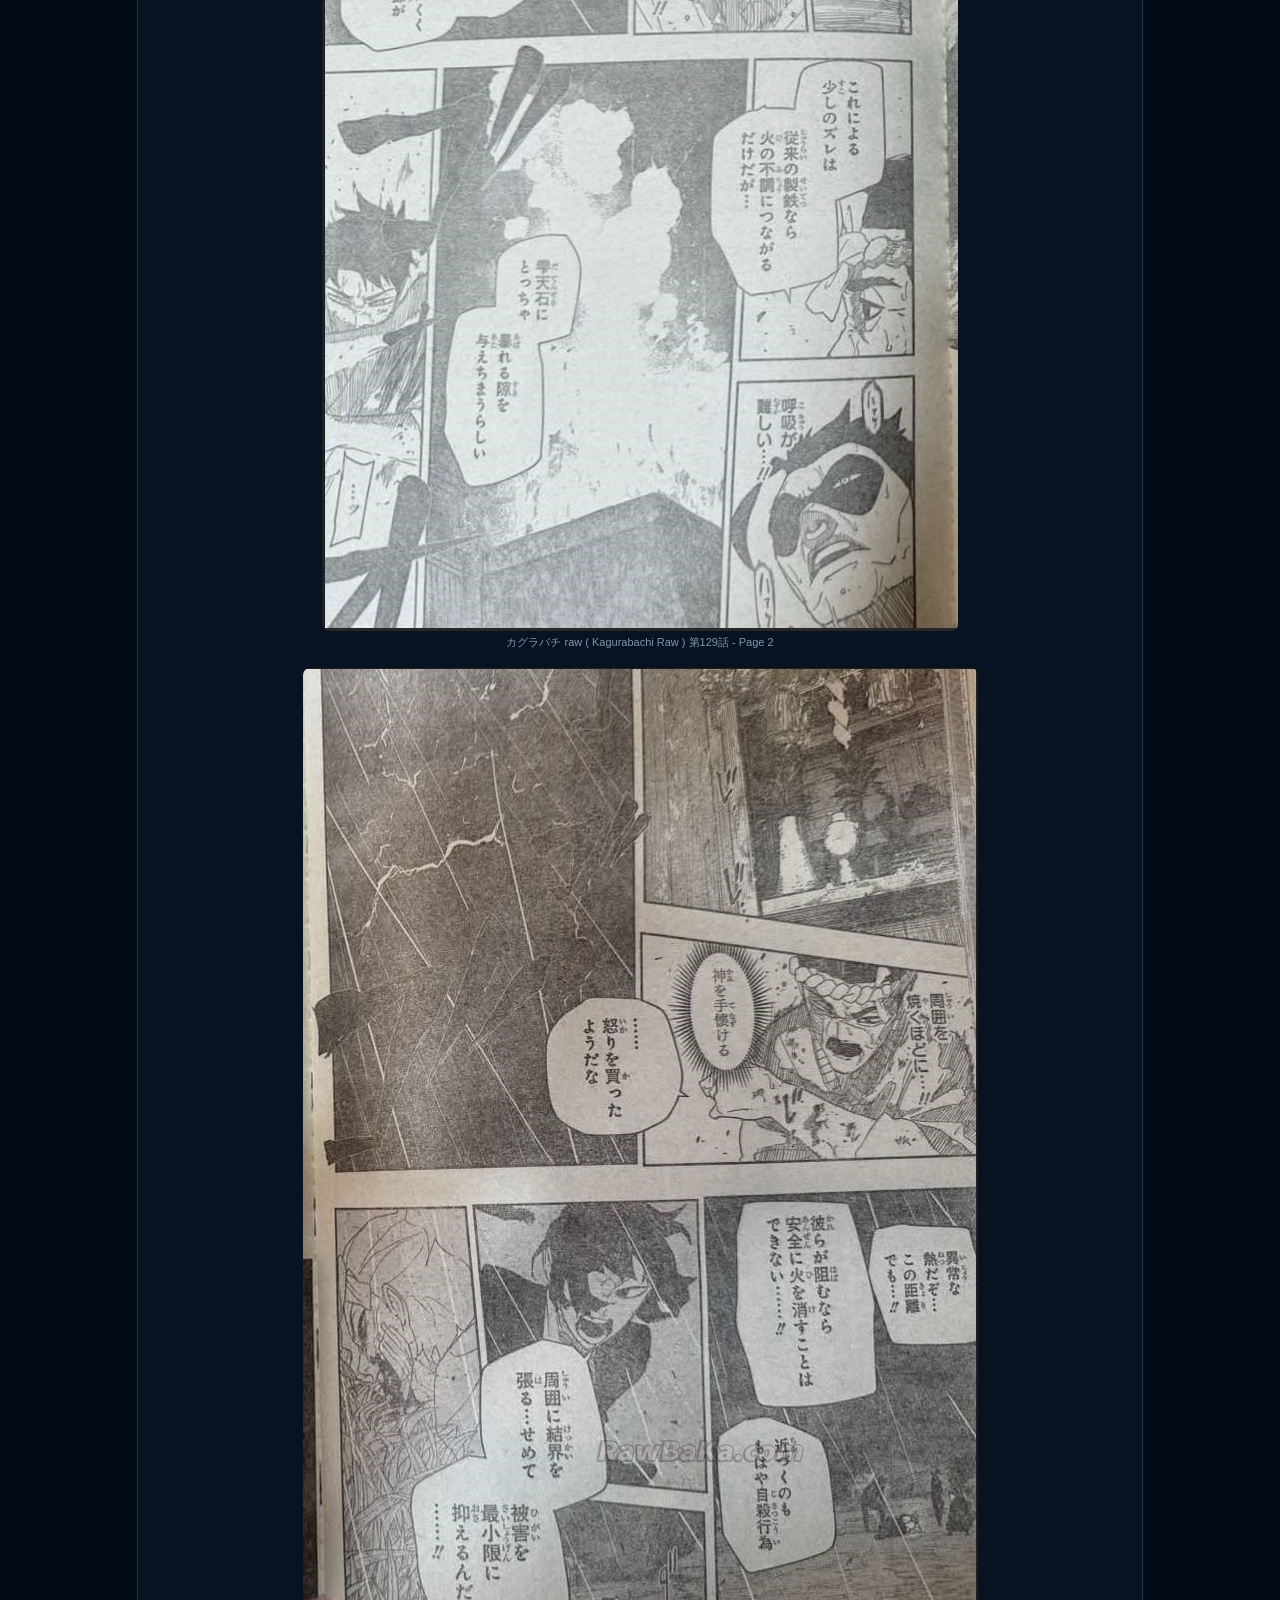
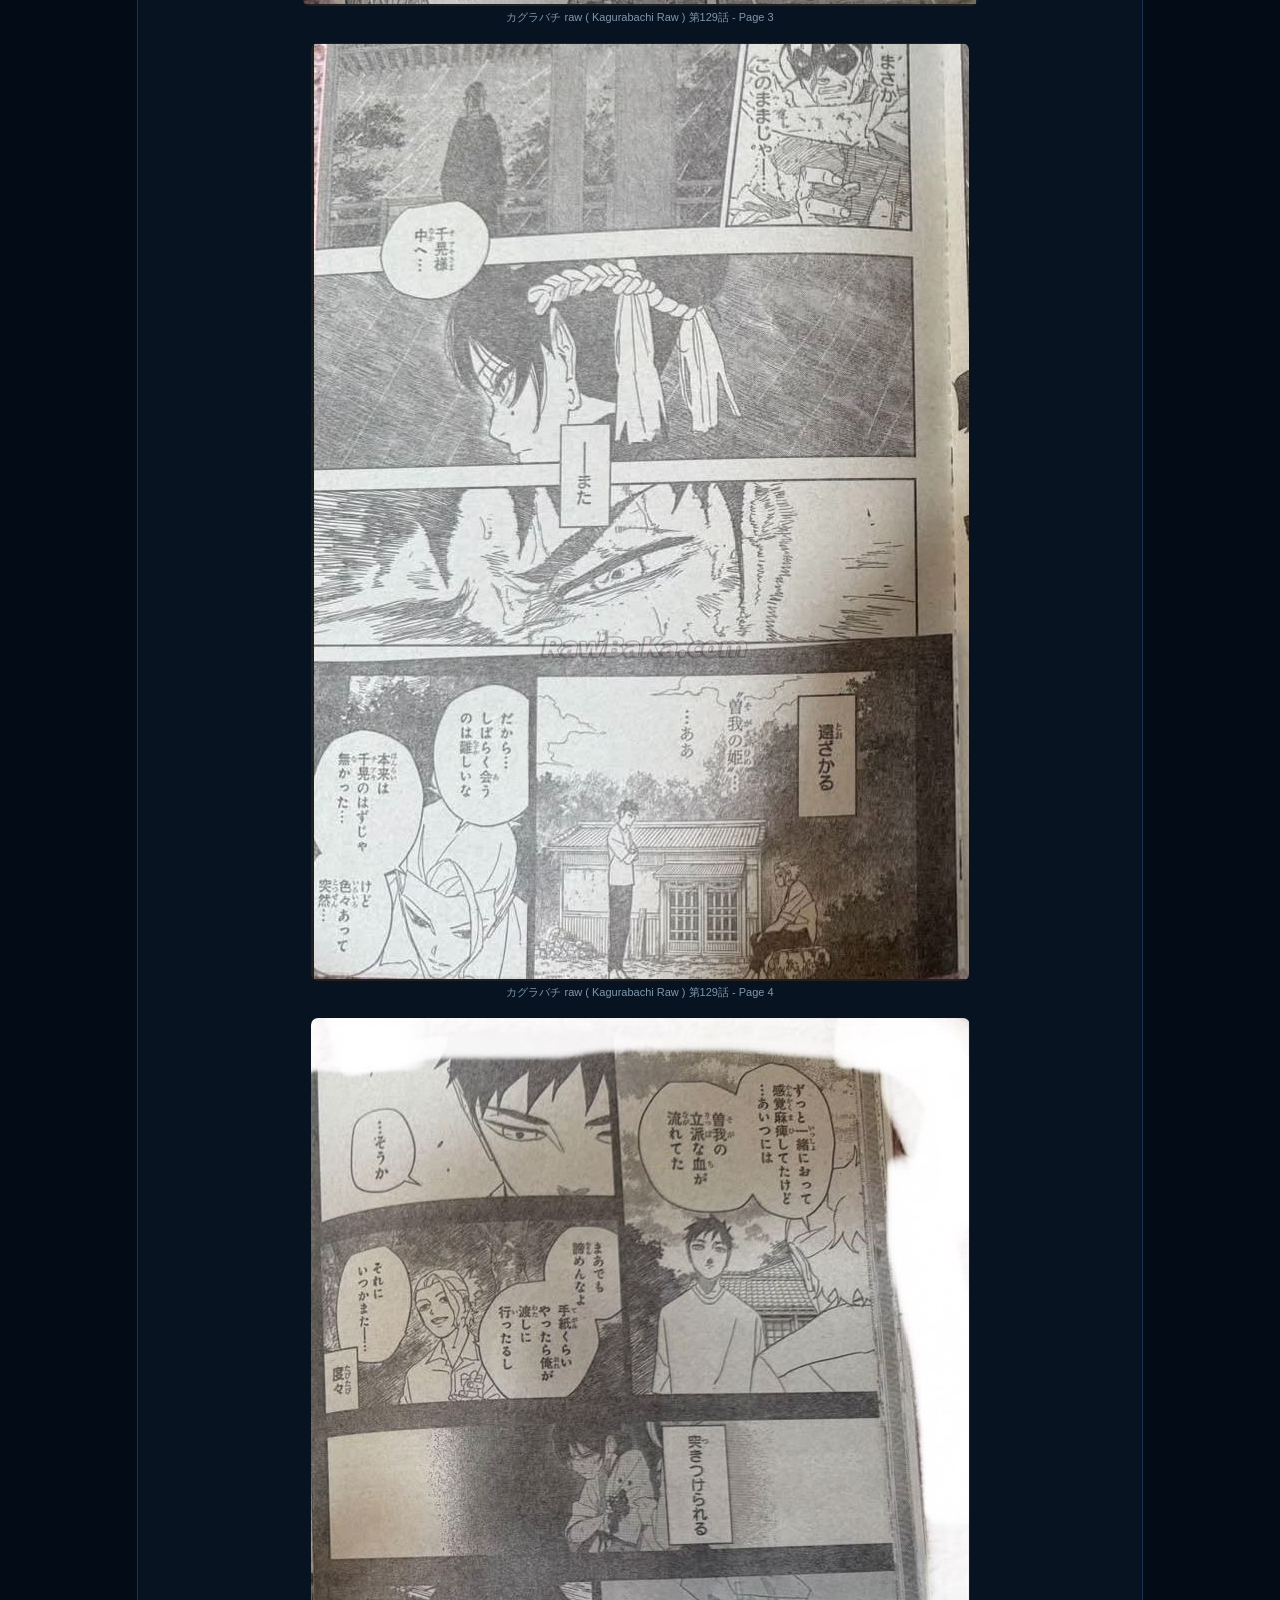
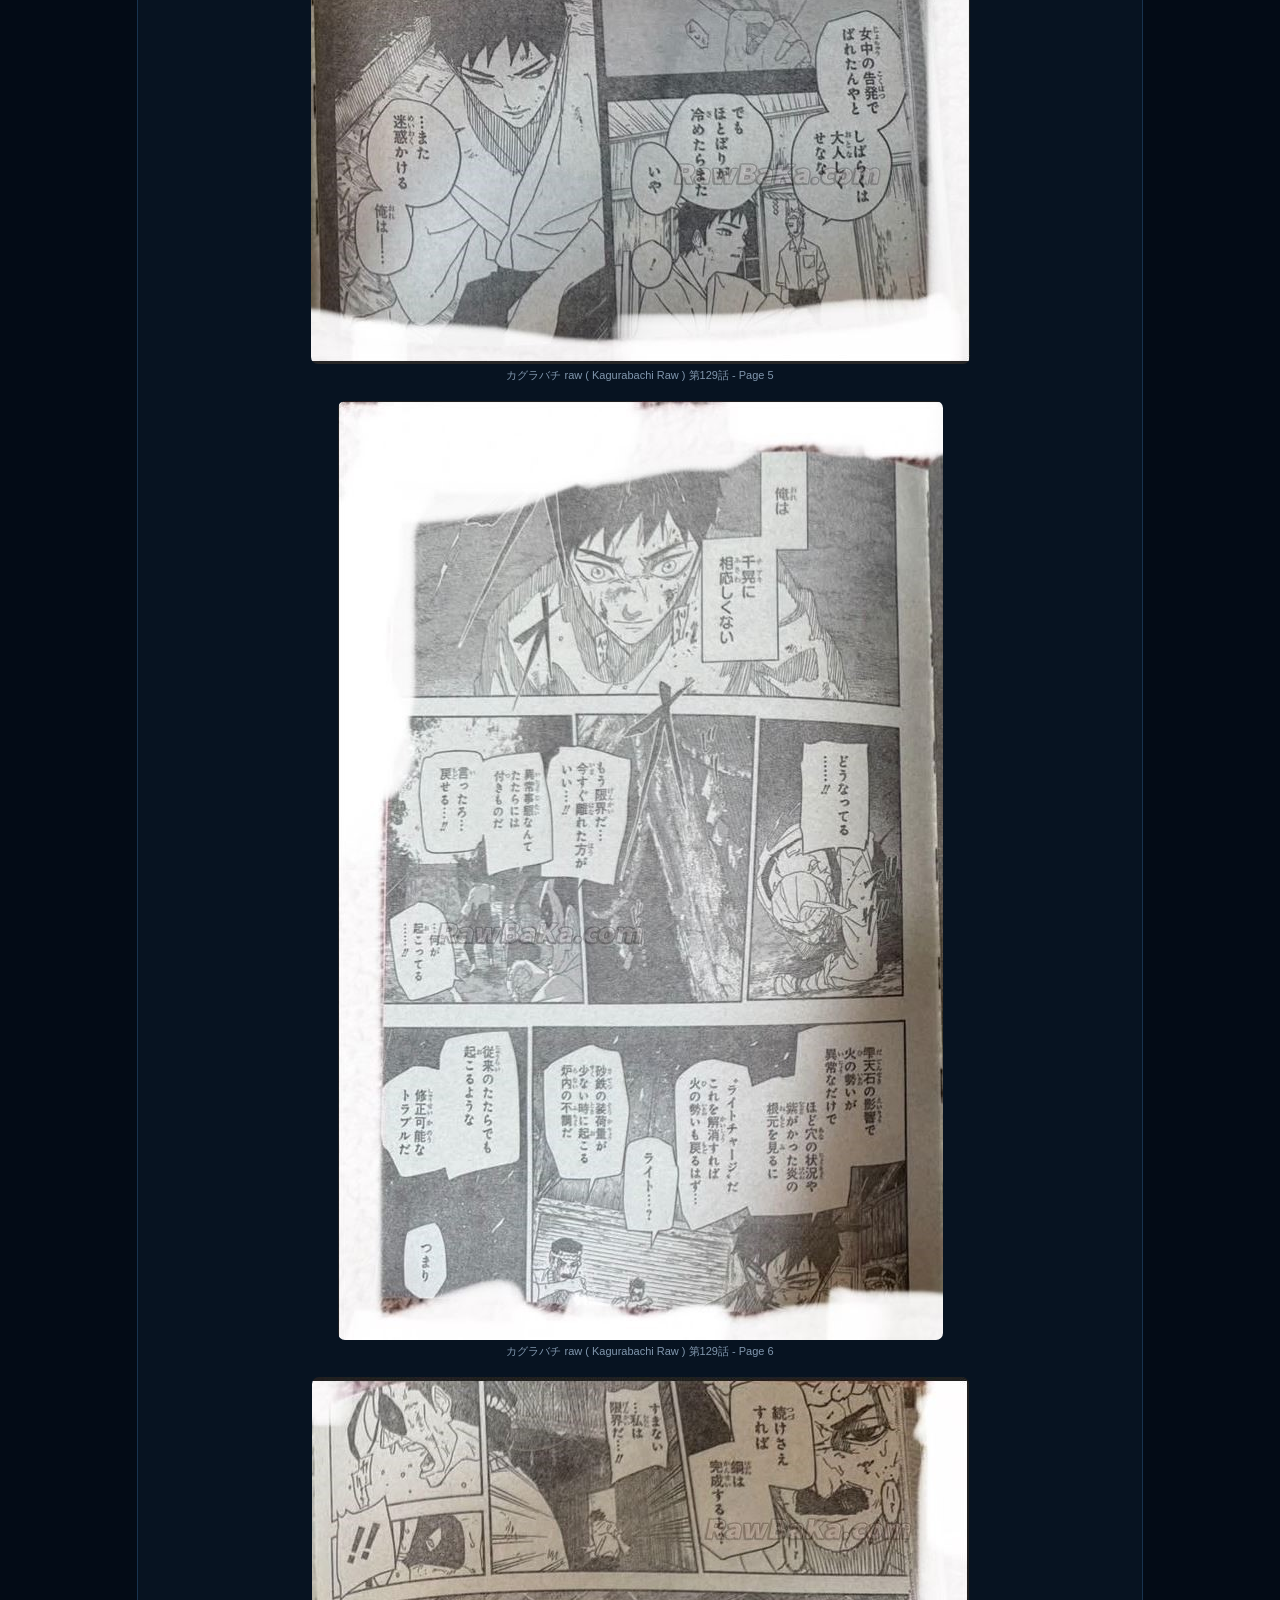
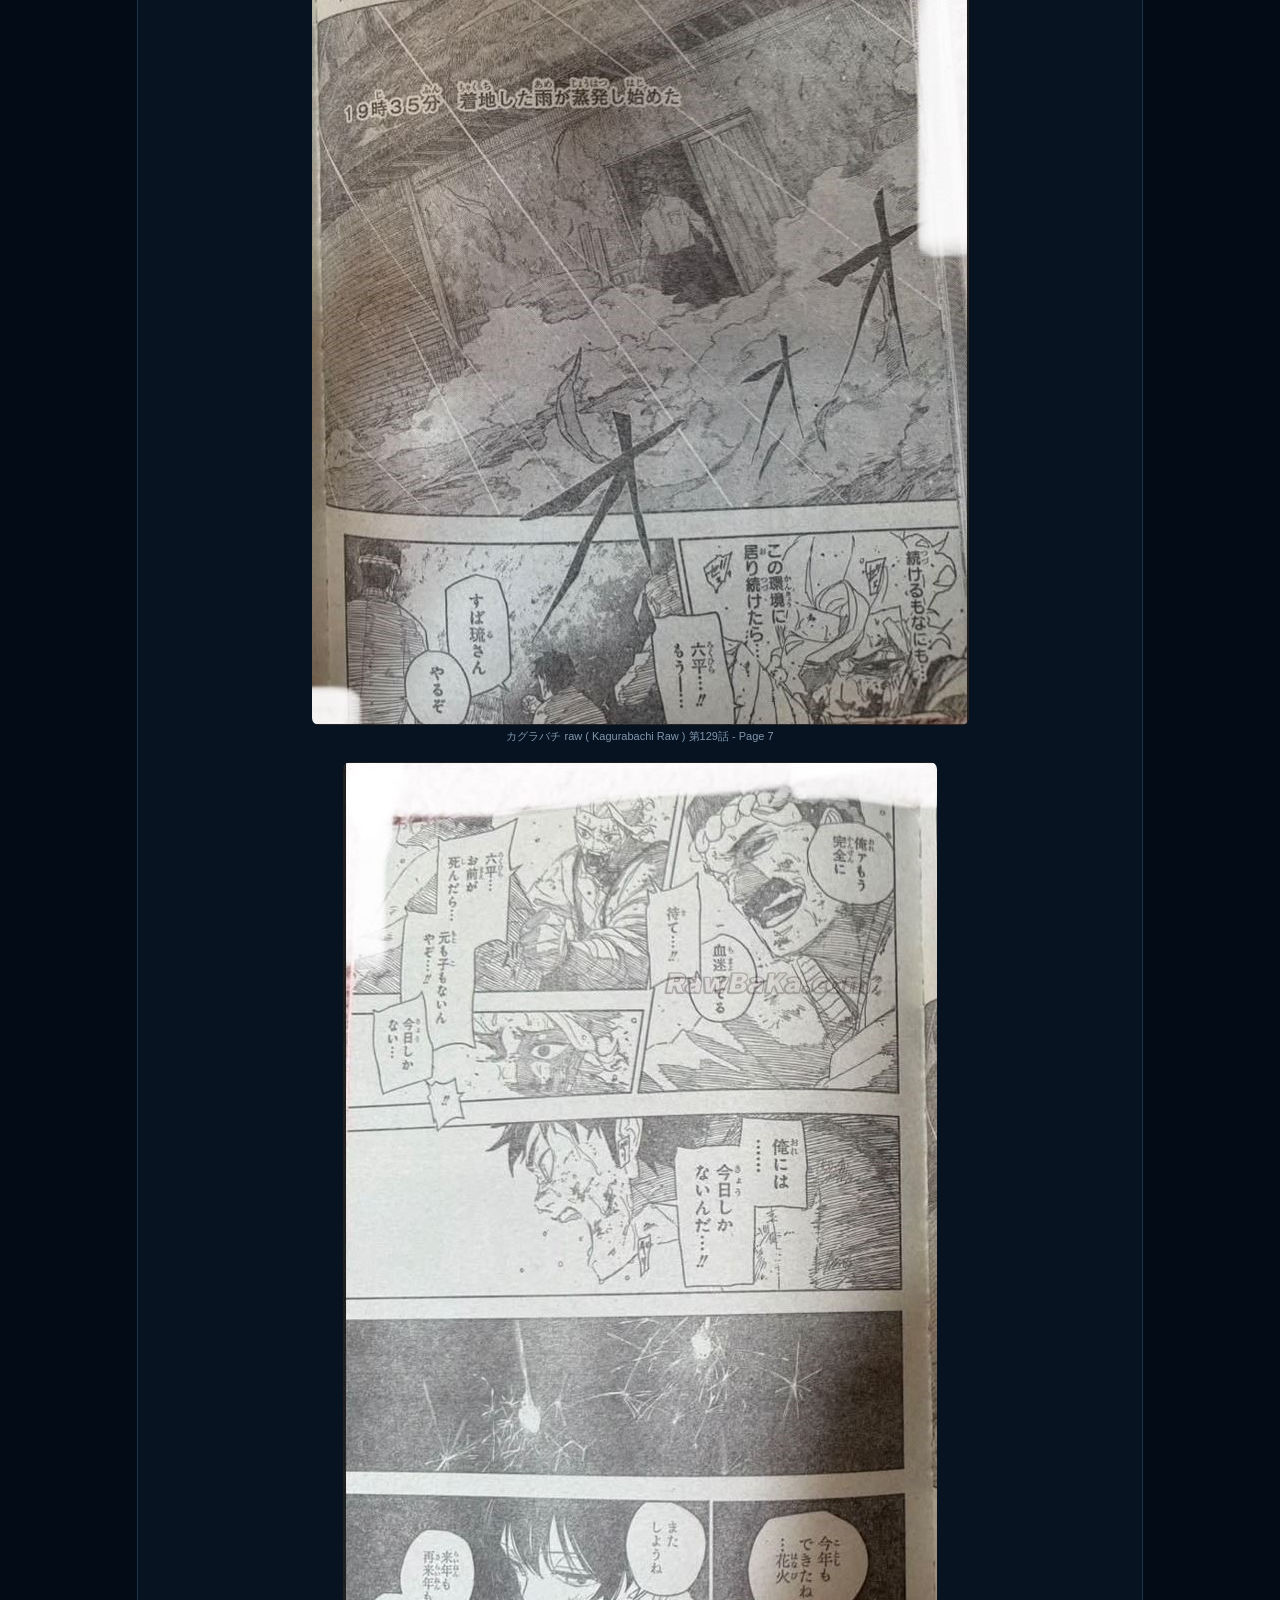
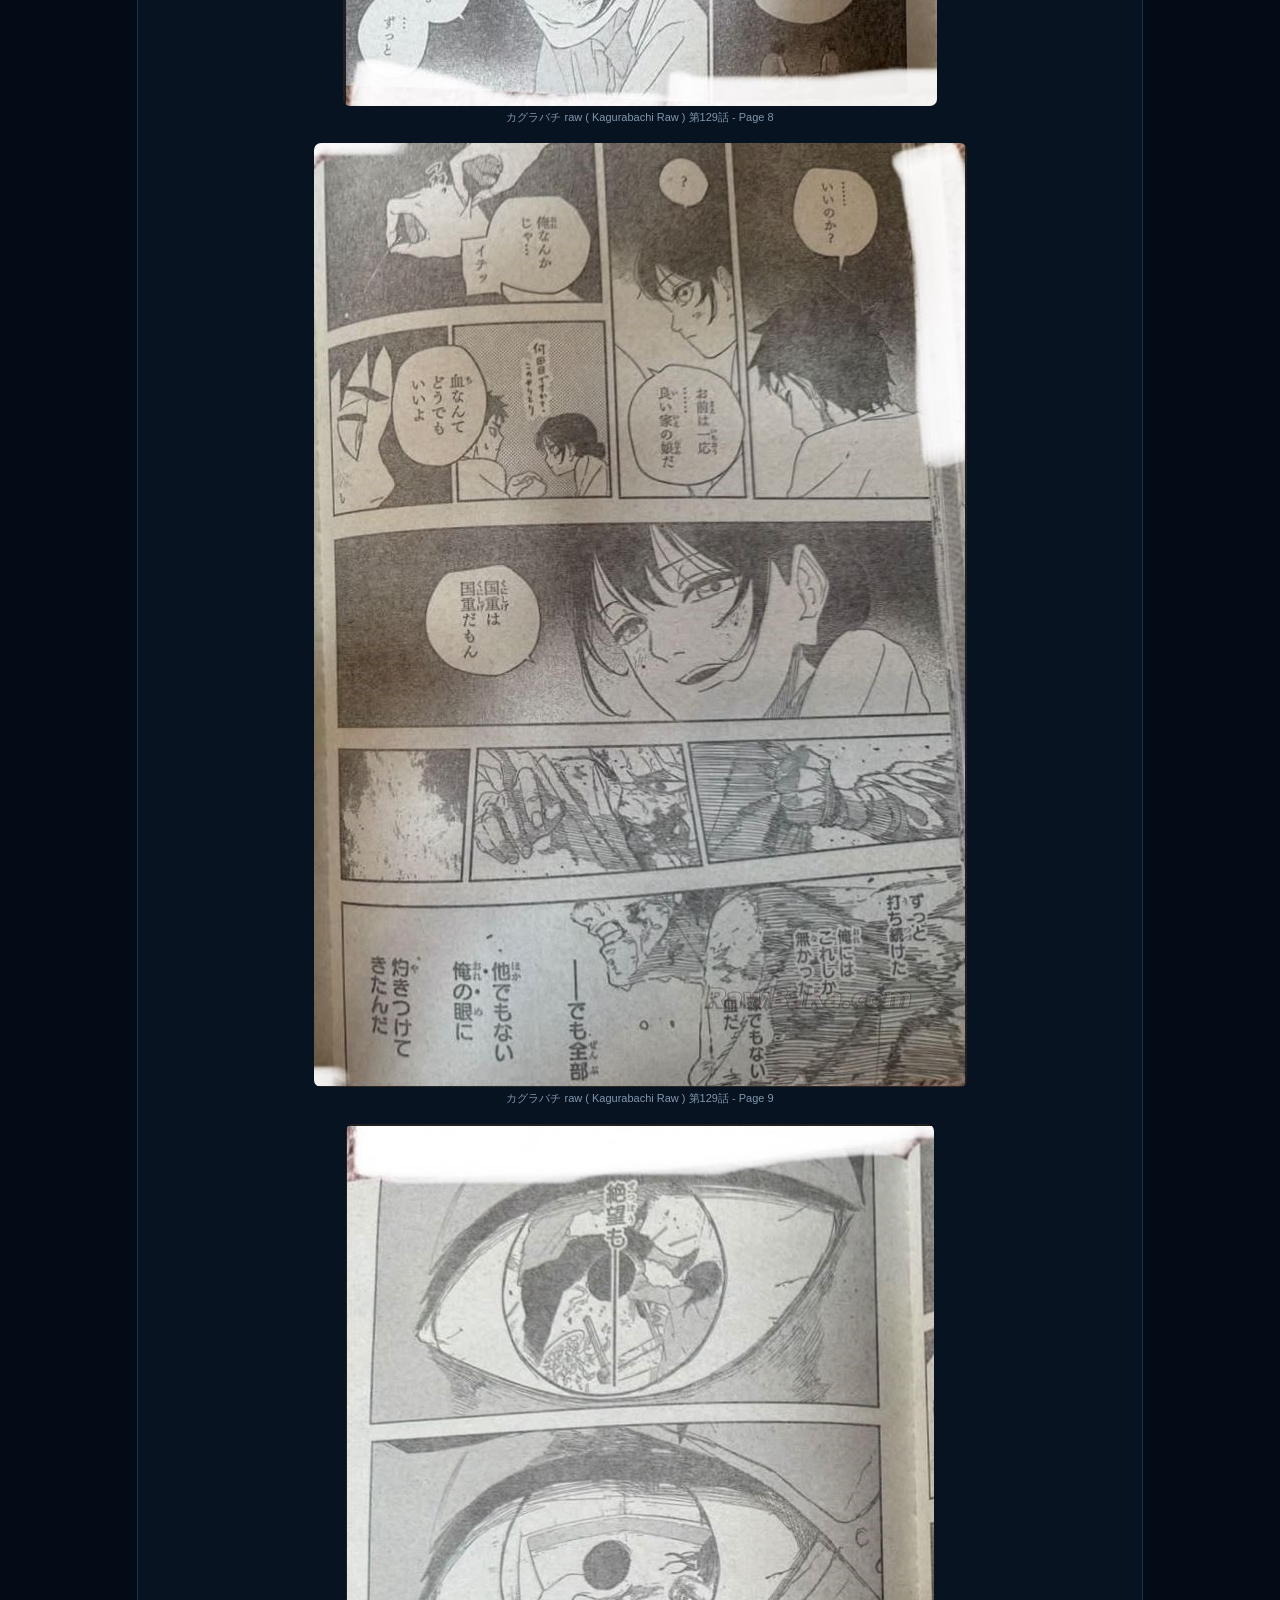
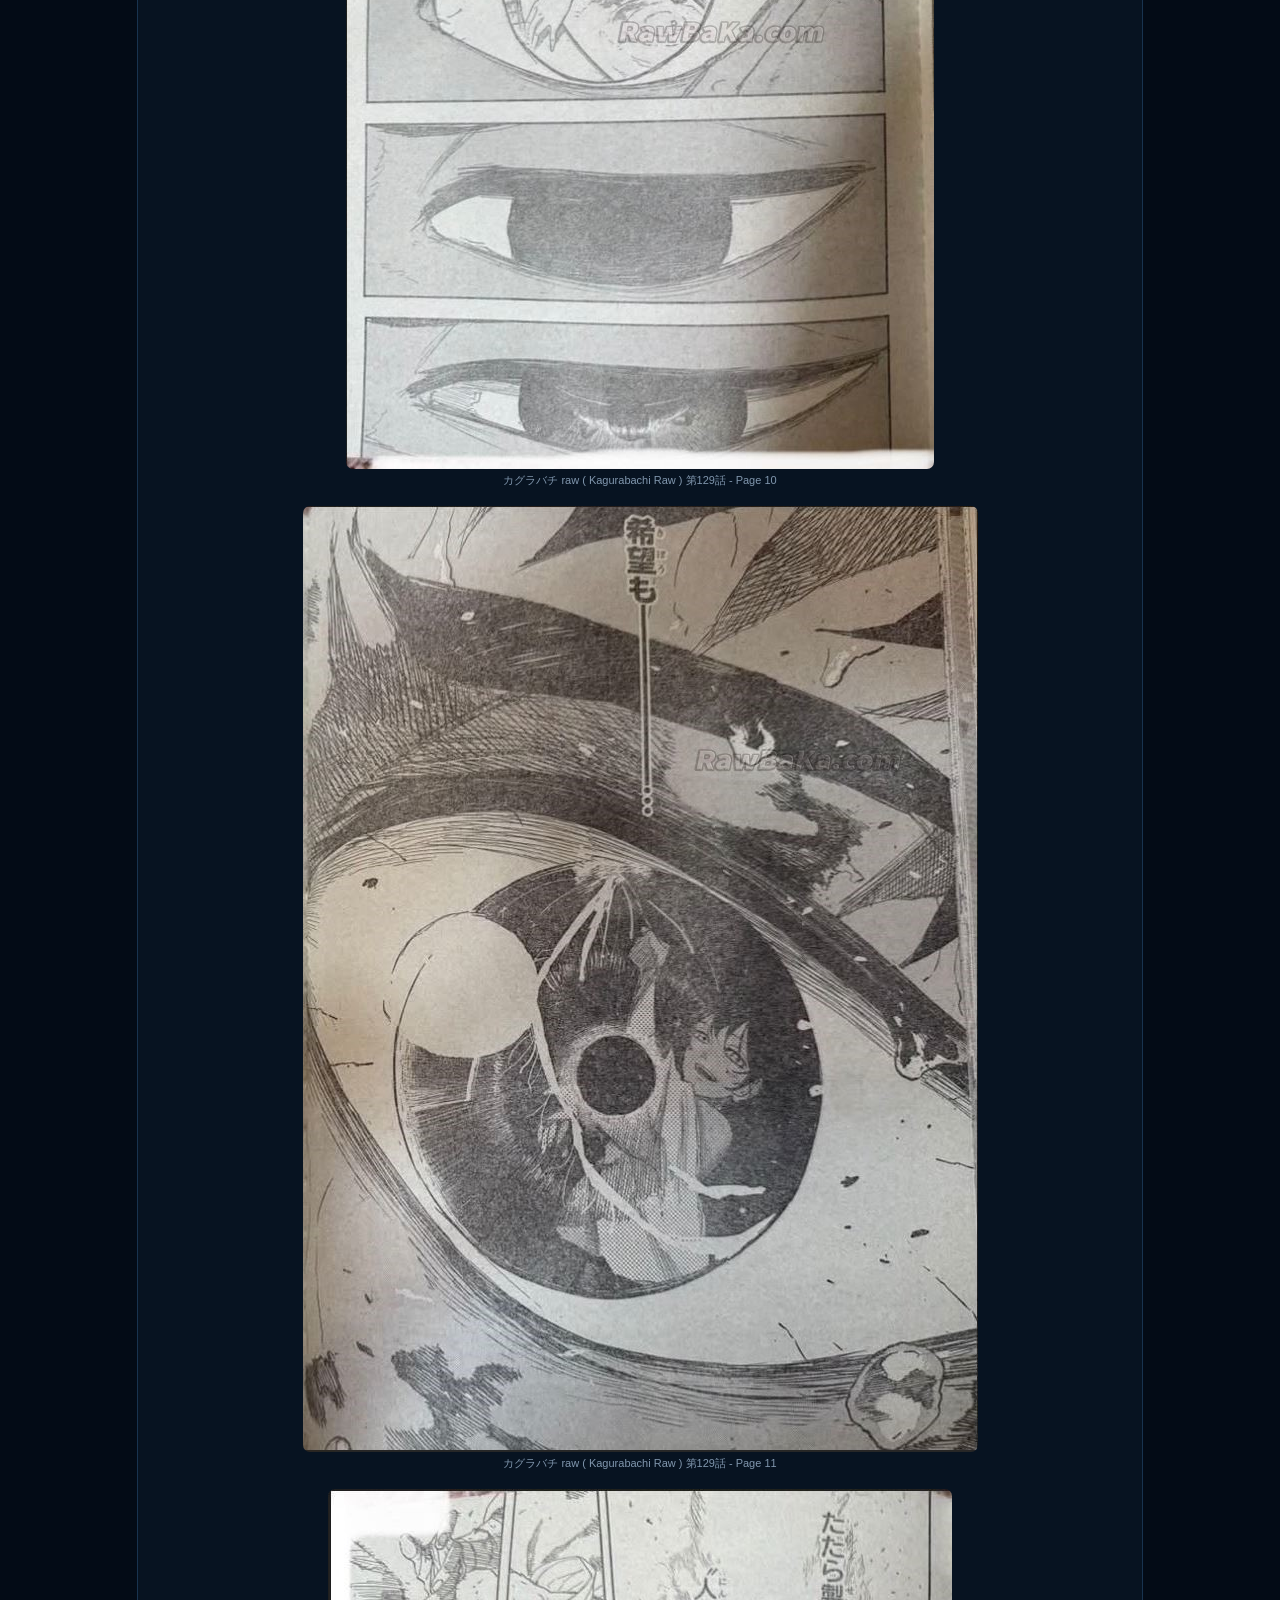
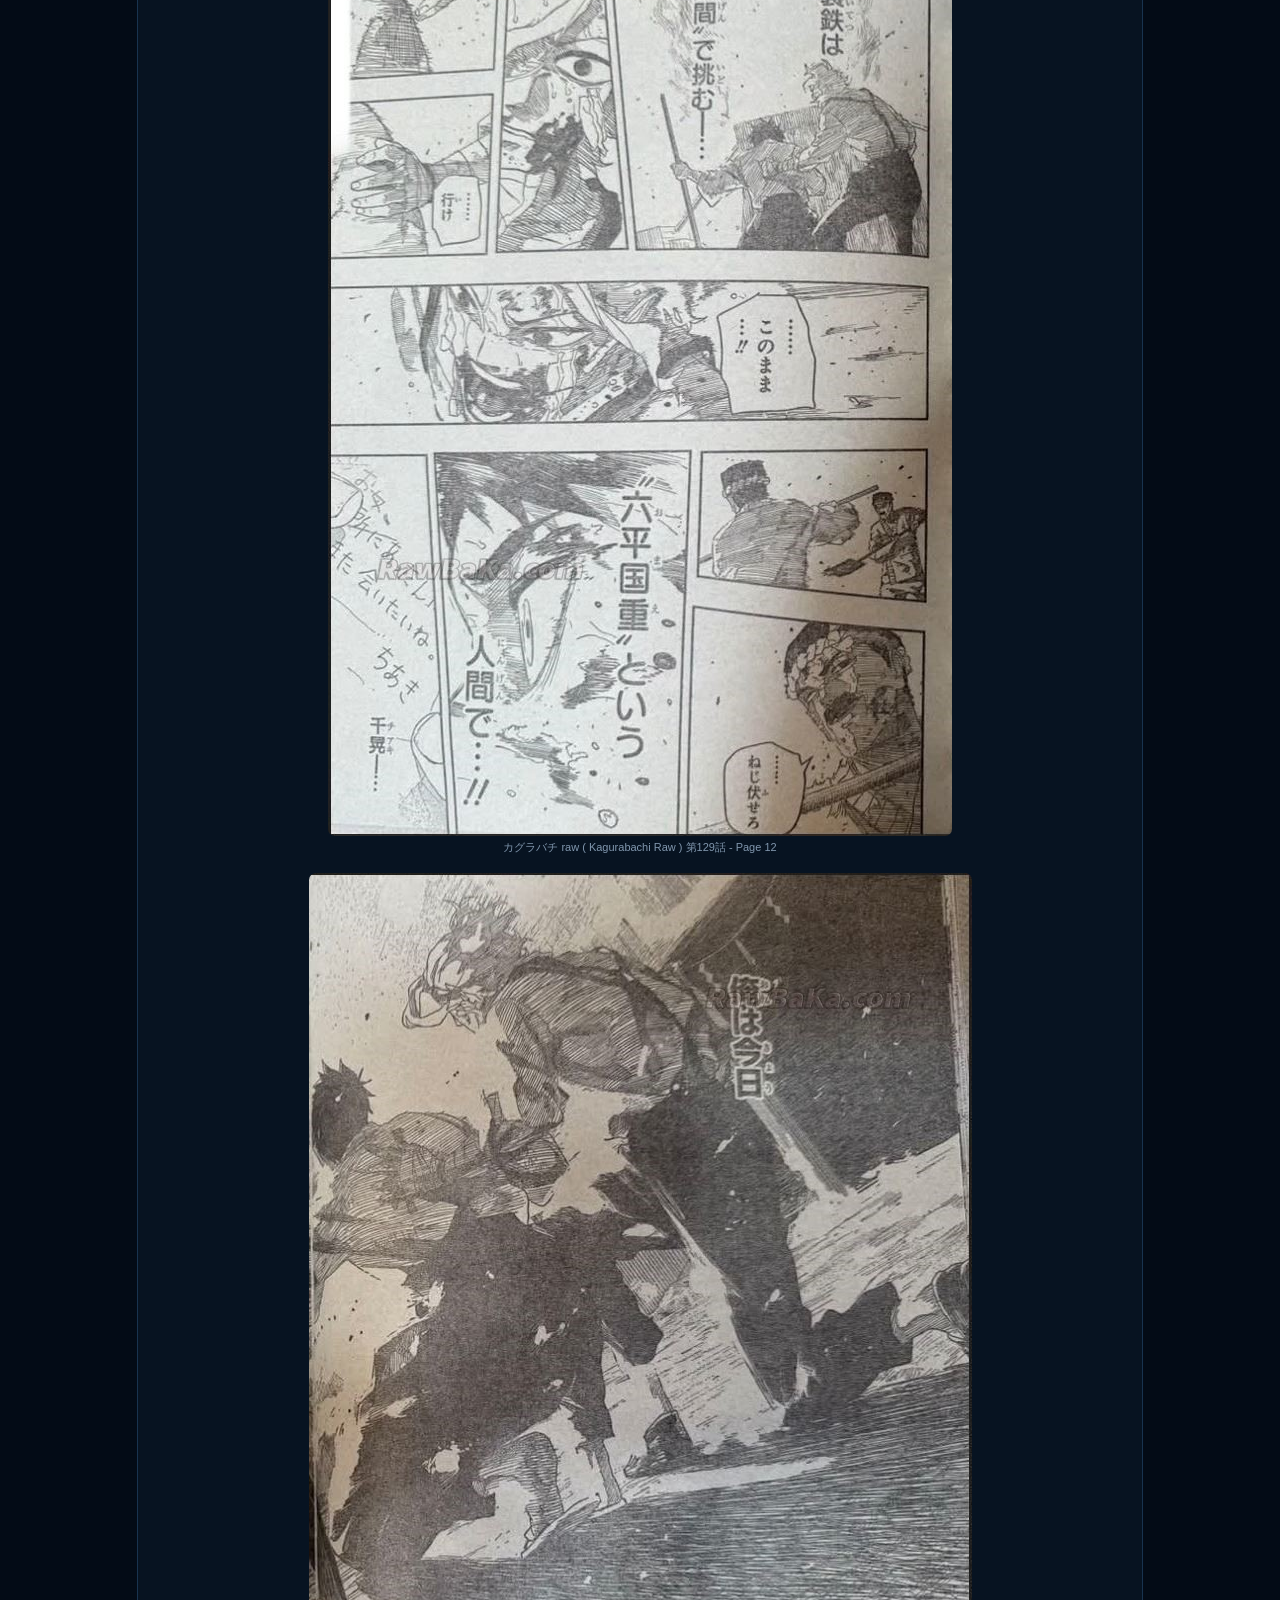
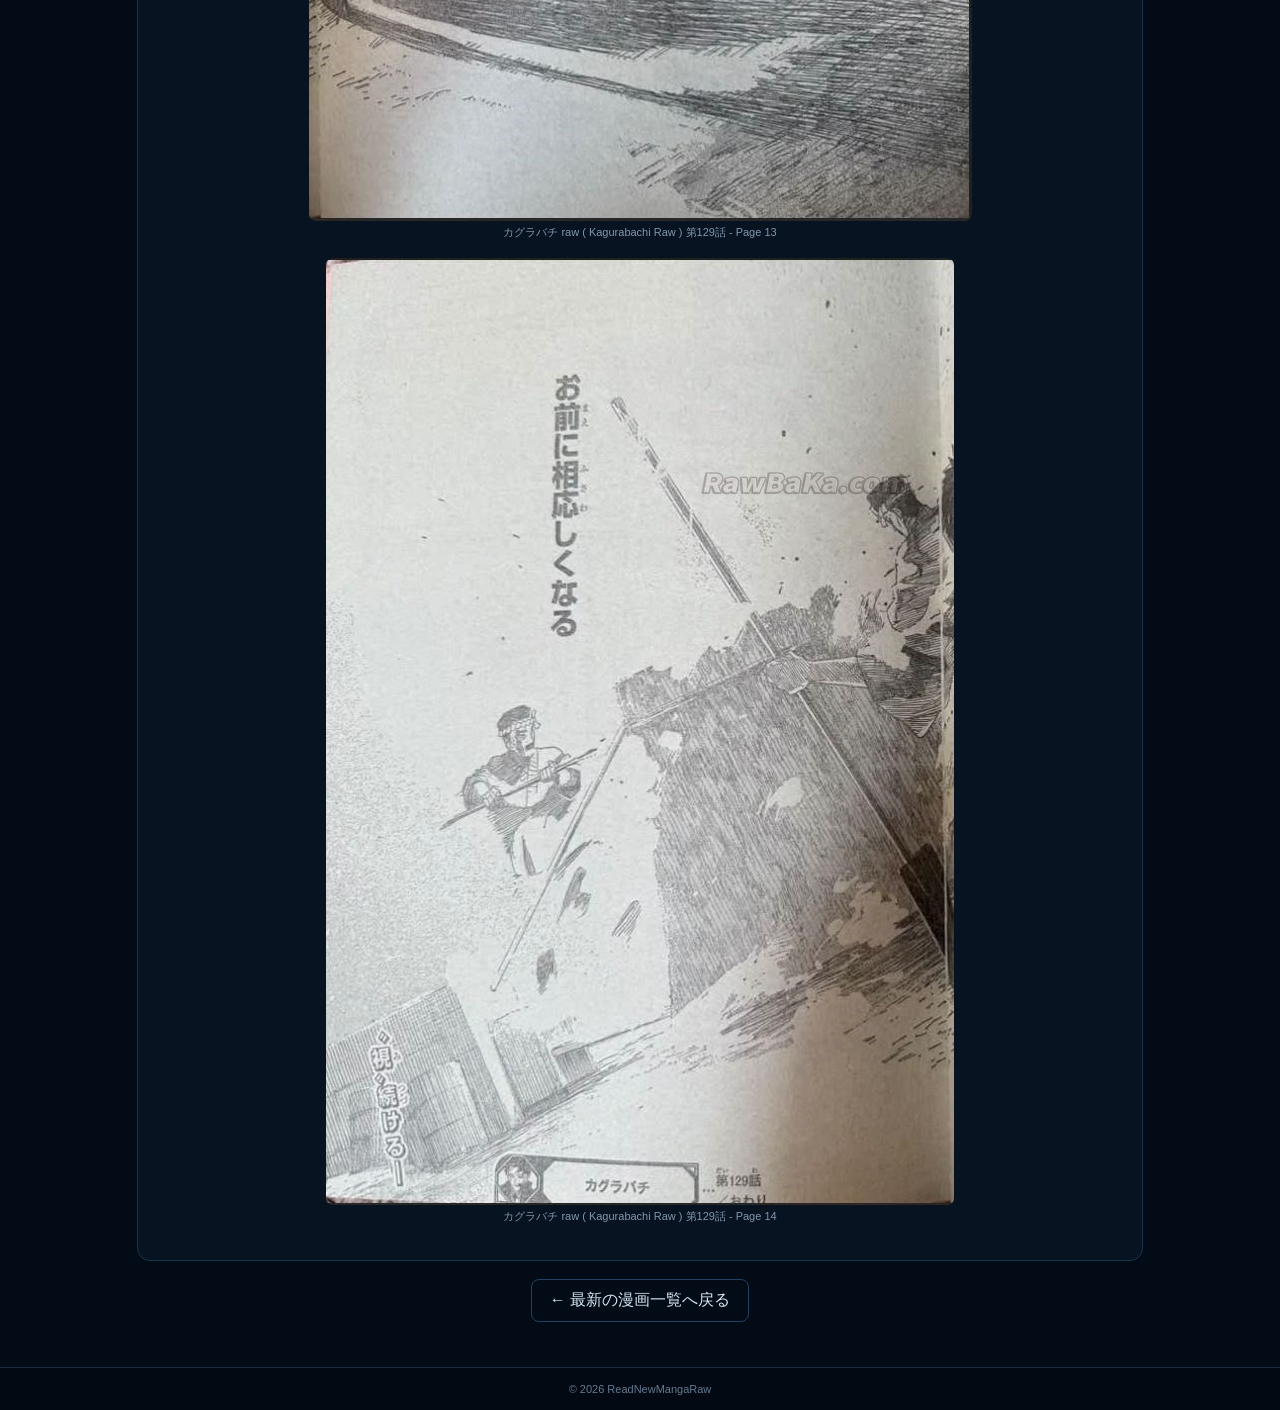
<file: posts/kagurabachi-129.html>
<!doctype html>

<html lang="ja">

<head>

<meta charset="utf-8">

<meta
  name="viewport"
  content="width=device-width,initial-scale=1"
>

<title>カグラバチ raw ( Kagurabachi Raw ) 第129話</title>

<meta
  name="description"
  content="カグラバチ raw ( Kagurabachi Raw ) 第129話を読む。Kagurabachiの129 Rawをチェックできます。"
>

<meta
  name="robots"
  content="index, follow"
>

<link
  rel="canonical"
  href="https://readnewmangaraw.github.io/posts/kagurabachi-129.html"
>

<meta
  property="og:type"
  content="article"
>

<meta
  property="og:title"
  content="カグラバチ raw ( Kagurabachi Raw ) 第129話"
>

<meta
  property="og:description"
  content="カグラバチ raw ( Kagurabachi Raw ) 第129話を読む。Kagurabachiの129 Rawをチェックできます。"
>

<meta
  property="og:url"
  content="https://readnewmangaraw.github.io/posts/kagurabachi-129.html"
>

<meta
  property="og:image"
  content="https://readnewmangaraw.github.io/images/kagurabachi-129/cover.jpg"
>

<link
  rel="stylesheet"
  href="../style.css"
>

<!-- Google tag (gtag.js) -->

<script
  async
  src="https://www.googletagmanager.com/gtag/js?id=G-LL2BH8VT9Q"
></script>

<script>

window.dataLayer =
  window.dataLayer || [];

function gtag(){
  dataLayer.push(arguments);
}

gtag(
  'js',
  new Date()
);

gtag(
  'config',
  'G-LL2BH8VT9Q'
);

</script>

</head>

<body>

<header>

<div class="wrap nav">

<a
  class="brand"
  href="../index.html"
>

◈ ReadNew<span>MangaRaw</span>

</a>

</div>

</header>


<main
  class="wrap"
  style="
    display:block;
    max-width:1050px;
    margin-top:28px;
  "
>

<section class="panel">


<div class="heading">

<h1>
カグラバチ raw ( Kagurabachi Raw ) 第129話
</h1>


<p>

Kagurabachi

　

129

　

·

　

Action

</p>

</div>


<div
  style="
    padding:18px;
  "
>


<div
  style="
    margin-bottom:18px;
    color:#91a5bd;
    font-size:13px;
    line-height:1.8;
  "
>

<p>

Kagurabachi 129 の
Raw をチェックできます。

</p>

<p>

最新の漫画ページを画像で確認できます。
このページでは カグラバチ raw ( Kagurabachi Raw ) 第129話 の
章情報と画像を掲載しています。

</p>

</div>




<figure
  style="
    margin:0 0 18px;
    text-align:center;
  "
>

<img
  src="../images/kagurabachi-129/page-01.jpg"
  alt="カグラバチ raw ( Kagurabachi Raw ) 第129話 - Page 1"
  loading="lazy"
  decoding="async"
  style="
    max-width:100%;
    height:auto;
    border-radius:7px;
  "
>

<figcaption
  style="
    font-size:11px;
    color:#8197ae;
  "
>

カグラバチ raw ( Kagurabachi Raw ) 第129話 - Page 1

</figcaption>

</figure>




<figure
  style="
    margin:0 0 18px;
    text-align:center;
  "
>

<img
  src="../images/kagurabachi-129/page-02.jpg"
  alt="カグラバチ raw ( Kagurabachi Raw ) 第129話 - Page 2"
  loading="lazy"
  decoding="async"
  style="
    max-width:100%;
    height:auto;
    border-radius:7px;
  "
>

<figcaption
  style="
    font-size:11px;
    color:#8197ae;
  "
>

カグラバチ raw ( Kagurabachi Raw ) 第129話 - Page 2

</figcaption>

</figure>




<figure
  style="
    margin:0 0 18px;
    text-align:center;
  "
>

<img
  src="../images/kagurabachi-129/page-03.jpg"
  alt="カグラバチ raw ( Kagurabachi Raw ) 第129話 - Page 3"
  loading="lazy"
  decoding="async"
  style="
    max-width:100%;
    height:auto;
    border-radius:7px;
  "
>

<figcaption
  style="
    font-size:11px;
    color:#8197ae;
  "
>

カグラバチ raw ( Kagurabachi Raw ) 第129話 - Page 3

</figcaption>

</figure>




<figure
  style="
    margin:0 0 18px;
    text-align:center;
  "
>

<img
  src="../images/kagurabachi-129/page-04.jpg"
  alt="カグラバチ raw ( Kagurabachi Raw ) 第129話 - Page 4"
  loading="lazy"
  decoding="async"
  style="
    max-width:100%;
    height:auto;
    border-radius:7px;
  "
>

<figcaption
  style="
    font-size:11px;
    color:#8197ae;
  "
>

カグラバチ raw ( Kagurabachi Raw ) 第129話 - Page 4

</figcaption>

</figure>




<figure
  style="
    margin:0 0 18px;
    text-align:center;
  "
>

<img
  src="../images/kagurabachi-129/page-05.jpg"
  alt="カグラバチ raw ( Kagurabachi Raw ) 第129話 - Page 5"
  loading="lazy"
  decoding="async"
  style="
    max-width:100%;
    height:auto;
    border-radius:7px;
  "
>

<figcaption
  style="
    font-size:11px;
    color:#8197ae;
  "
>

カグラバチ raw ( Kagurabachi Raw ) 第129話 - Page 5

</figcaption>

</figure>




<figure
  style="
    margin:0 0 18px;
    text-align:center;
  "
>

<img
  src="../images/kagurabachi-129/page-06.jpg"
  alt="カグラバチ raw ( Kagurabachi Raw ) 第129話 - Page 6"
  loading="lazy"
  decoding="async"
  style="
    max-width:100%;
    height:auto;
    border-radius:7px;
  "
>

<figcaption
  style="
    font-size:11px;
    color:#8197ae;
  "
>

カグラバチ raw ( Kagurabachi Raw ) 第129話 - Page 6

</figcaption>

</figure>




<figure
  style="
    margin:0 0 18px;
    text-align:center;
  "
>

<img
  src="../images/kagurabachi-129/page-07.jpg"
  alt="カグラバチ raw ( Kagurabachi Raw ) 第129話 - Page 7"
  loading="lazy"
  decoding="async"
  style="
    max-width:100%;
    height:auto;
    border-radius:7px;
  "
>

<figcaption
  style="
    font-size:11px;
    color:#8197ae;
  "
>

カグラバチ raw ( Kagurabachi Raw ) 第129話 - Page 7

</figcaption>

</figure>




<figure
  style="
    margin:0 0 18px;
    text-align:center;
  "
>

<img
  src="../images/kagurabachi-129/page-08.jpg"
  alt="カグラバチ raw ( Kagurabachi Raw ) 第129話 - Page 8"
  loading="lazy"
  decoding="async"
  style="
    max-width:100%;
    height:auto;
    border-radius:7px;
  "
>

<figcaption
  style="
    font-size:11px;
    color:#8197ae;
  "
>

カグラバチ raw ( Kagurabachi Raw ) 第129話 - Page 8

</figcaption>

</figure>




<figure
  style="
    margin:0 0 18px;
    text-align:center;
  "
>

<img
  src="../images/kagurabachi-129/page-09.jpg"
  alt="カグラバチ raw ( Kagurabachi Raw ) 第129話 - Page 9"
  loading="lazy"
  decoding="async"
  style="
    max-width:100%;
    height:auto;
    border-radius:7px;
  "
>

<figcaption
  style="
    font-size:11px;
    color:#8197ae;
  "
>

カグラバチ raw ( Kagurabachi Raw ) 第129話 - Page 9

</figcaption>

</figure>




<figure
  style="
    margin:0 0 18px;
    text-align:center;
  "
>

<img
  src="../images/kagurabachi-129/page-10.jpg"
  alt="カグラバチ raw ( Kagurabachi Raw ) 第129話 - Page 10"
  loading="lazy"
  decoding="async"
  style="
    max-width:100%;
    height:auto;
    border-radius:7px;
  "
>

<figcaption
  style="
    font-size:11px;
    color:#8197ae;
  "
>

カグラバチ raw ( Kagurabachi Raw ) 第129話 - Page 10

</figcaption>

</figure>




<figure
  style="
    margin:0 0 18px;
    text-align:center;
  "
>

<img
  src="../images/kagurabachi-129/page-11.jpg"
  alt="カグラバチ raw ( Kagurabachi Raw ) 第129話 - Page 11"
  loading="lazy"
  decoding="async"
  style="
    max-width:100%;
    height:auto;
    border-radius:7px;
  "
>

<figcaption
  style="
    font-size:11px;
    color:#8197ae;
  "
>

カグラバチ raw ( Kagurabachi Raw ) 第129話 - Page 11

</figcaption>

</figure>




<figure
  style="
    margin:0 0 18px;
    text-align:center;
  "
>

<img
  src="../images/kagurabachi-129/page-12.jpg"
  alt="カグラバチ raw ( Kagurabachi Raw ) 第129話 - Page 12"
  loading="lazy"
  decoding="async"
  style="
    max-width:100%;
    height:auto;
    border-radius:7px;
  "
>

<figcaption
  style="
    font-size:11px;
    color:#8197ae;
  "
>

カグラバチ raw ( Kagurabachi Raw ) 第129話 - Page 12

</figcaption>

</figure>




<figure
  style="
    margin:0 0 18px;
    text-align:center;
  "
>

<img
  src="../images/kagurabachi-129/page-13.jpg"
  alt="カグラバチ raw ( Kagurabachi Raw ) 第129話 - Page 13"
  loading="lazy"
  decoding="async"
  style="
    max-width:100%;
    height:auto;
    border-radius:7px;
  "
>

<figcaption
  style="
    font-size:11px;
    color:#8197ae;
  "
>

カグラバチ raw ( Kagurabachi Raw ) 第129話 - Page 13

</figcaption>

</figure>




<figure
  style="
    margin:0 0 18px;
    text-align:center;
  "
>

<img
  src="../images/kagurabachi-129/page-14.jpg"
  alt="カグラバチ raw ( Kagurabachi Raw ) 第129話 - Page 14"
  loading="lazy"
  decoding="async"
  style="
    max-width:100%;
    height:auto;
    border-radius:7px;
  "
>

<figcaption
  style="
    font-size:11px;
    color:#8197ae;
  "
>

カグラバチ raw ( Kagurabachi Raw ) 第129話 - Page 14

</figcaption>

</figure>




</div>

</section>


<div
  style="
    margin-top:18px;
    text-align:center;
  "
>

<a
  href="../index.html"
  style="
    display:inline-block;
    padding:10px 18px;
    border:1px solid #24415f;
    border-radius:8px;
    color:#d6e4f3;
  "
>

← 最新の漫画一覧へ戻る

</a>

</div>


</main>


<footer>

<div class="copy">

© 2026 ReadNewMangaRaw

</div>

</footer>


</body>

</html>
</file>
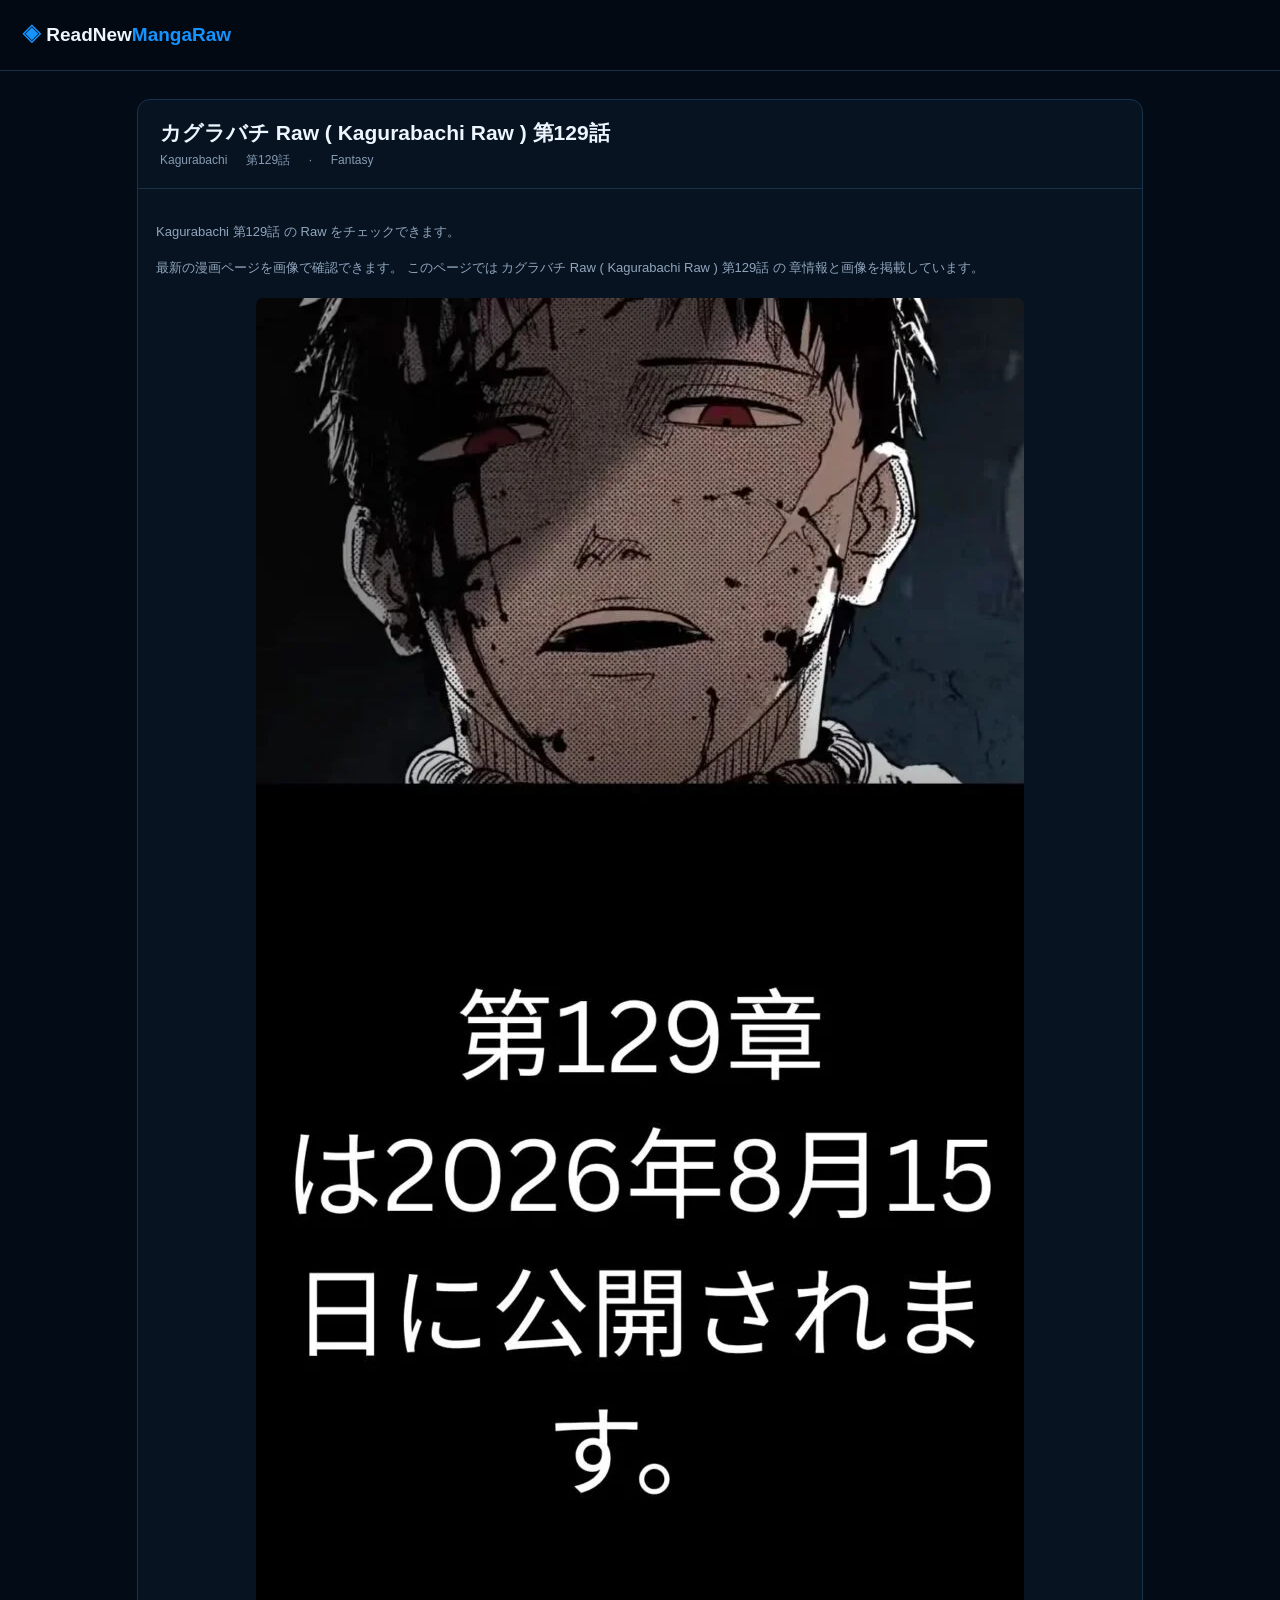
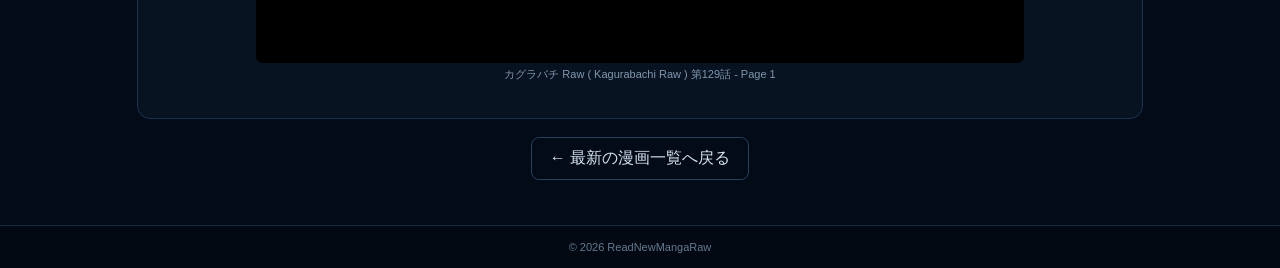
<file: posts/kagurabachi-第129話.html>
<!doctype html>

<html lang="ja">

<head>

<meta charset="utf-8">

<meta
  name="viewport"
  content="width=device-width,initial-scale=1"
>

<title>カグラバチ Raw ( Kagurabachi Raw ) 第129話</title>

<meta
  name="description"
  content="カグラバチ Raw ( Kagurabachi Raw ) 第129話を読む。Kagurabachiの第129話 Rawをチェックできます。"
>

<meta
  name="robots"
  content="index, follow"
>

<link
  rel="canonical"
  href="https://readnewmangaraw.github.io/posts/kagurabachi-%E7%AC%AC129%E8%A9%B1.html"
>

<meta
  property="og:type"
  content="article"
>

<meta
  property="og:title"
  content="カグラバチ Raw ( Kagurabachi Raw ) 第129話"
>

<meta
  property="og:description"
  content="カグラバチ Raw ( Kagurabachi Raw ) 第129話を読む。Kagurabachiの第129話 Rawをチェックできます。"
>

<meta
  property="og:url"
  content="https://readnewmangaraw.github.io/posts/kagurabachi-%E7%AC%AC129%E8%A9%B1.html"
>

<meta
  property="og:image"
  content="https://readnewmangaraw.github.io/images/kagurabachi-第129話/cover.webp"
>

<link
  rel="stylesheet"
  href="../style.css"
>

<!-- Google tag (gtag.js) -->
<script async src="https://www.googletagmanager.com/gtag/js?id=G-LL2BH8VT9Q"></script>
<script>
  window.dataLayer = window.dataLayer || [];
  function gtag(){dataLayer.push(arguments);}
  gtag('js', new Date());
  gtag('config', 'G-LL2BH8VT9Q');
</script>

</head>

<body>

<header>

<div class="wrap nav">

<a
  class="brand"
  href="../index.html"
>

◈ ReadNew<span>MangaRaw</span>

</a>

</div>

</header>


<main
  class="wrap"
  style="
    display:block;
    max-width:1050px;
    margin-top:28px;
  "
>

<section class="panel">


<div class="heading">

<h1>
カグラバチ Raw ( Kagurabachi Raw ) 第129話
</h1>


<p>

Kagurabachi

　

第129話

　

·

　

Fantasy

</p>

</div>


<div
  style="
    padding:18px;
  "
>


<div
  style="
    margin-bottom:18px;
    color:#91a5bd;
    font-size:13px;
    line-height:1.8;
  "
>

<p>

Kagurabachi 第129話 の
Raw をチェックできます。

</p>

<p>

最新の漫画ページを画像で確認できます。
このページでは カグラバチ Raw ( Kagurabachi Raw ) 第129話 の
章情報と画像を掲載しています。

</p>

</div>




<figure
  style="
    margin:0 0 18px;
    text-align:center;
  "
>

<img
  src="../images/kagurabachi-第129話/page-01.webp"
  alt="カグラバチ Raw ( Kagurabachi Raw ) 第129話 - Page 1"
  loading="lazy"
  decoding="async"
  style="
    max-width:100%;
    height:auto;
    border-radius:7px;
  "
>

<figcaption
  style="
    font-size:11px;
    color:#8197ae;
  "
>

カグラバチ Raw ( Kagurabachi Raw ) 第129話 - Page 1

</figcaption>

</figure>




</div>

</section>


<div
  style="
    margin-top:18px;
    text-align:center;
  "
>

<a
  href="../index.html"
  style="
    display:inline-block;
    padding:10px 18px;
    border:1px solid #24415f;
    border-radius:8px;
    color:#d6e4f3;
  "
>

← 最新の漫画一覧へ戻る

</a>

</div>


</main>


<footer>

<div class="copy">

© 2026 ReadNewMangaRaw

</div>

</footer>


</body>

</html>
</file>
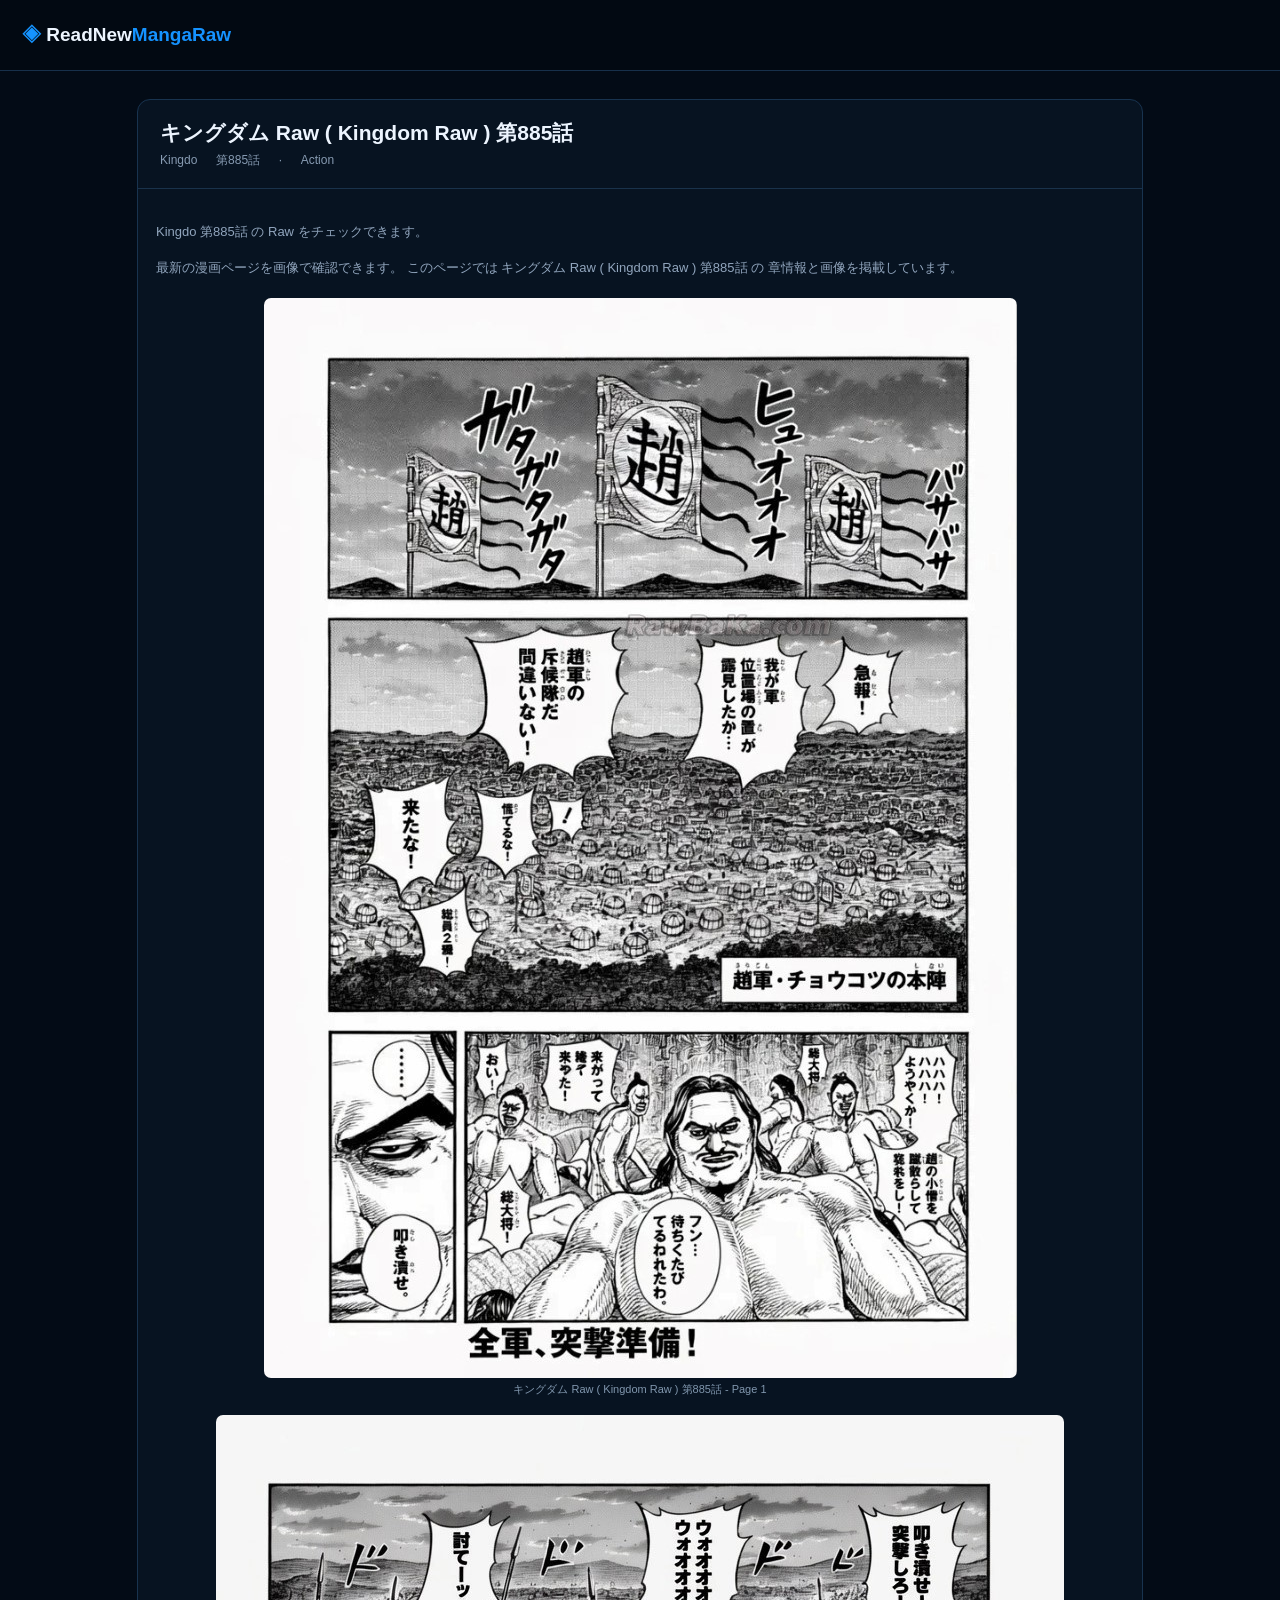
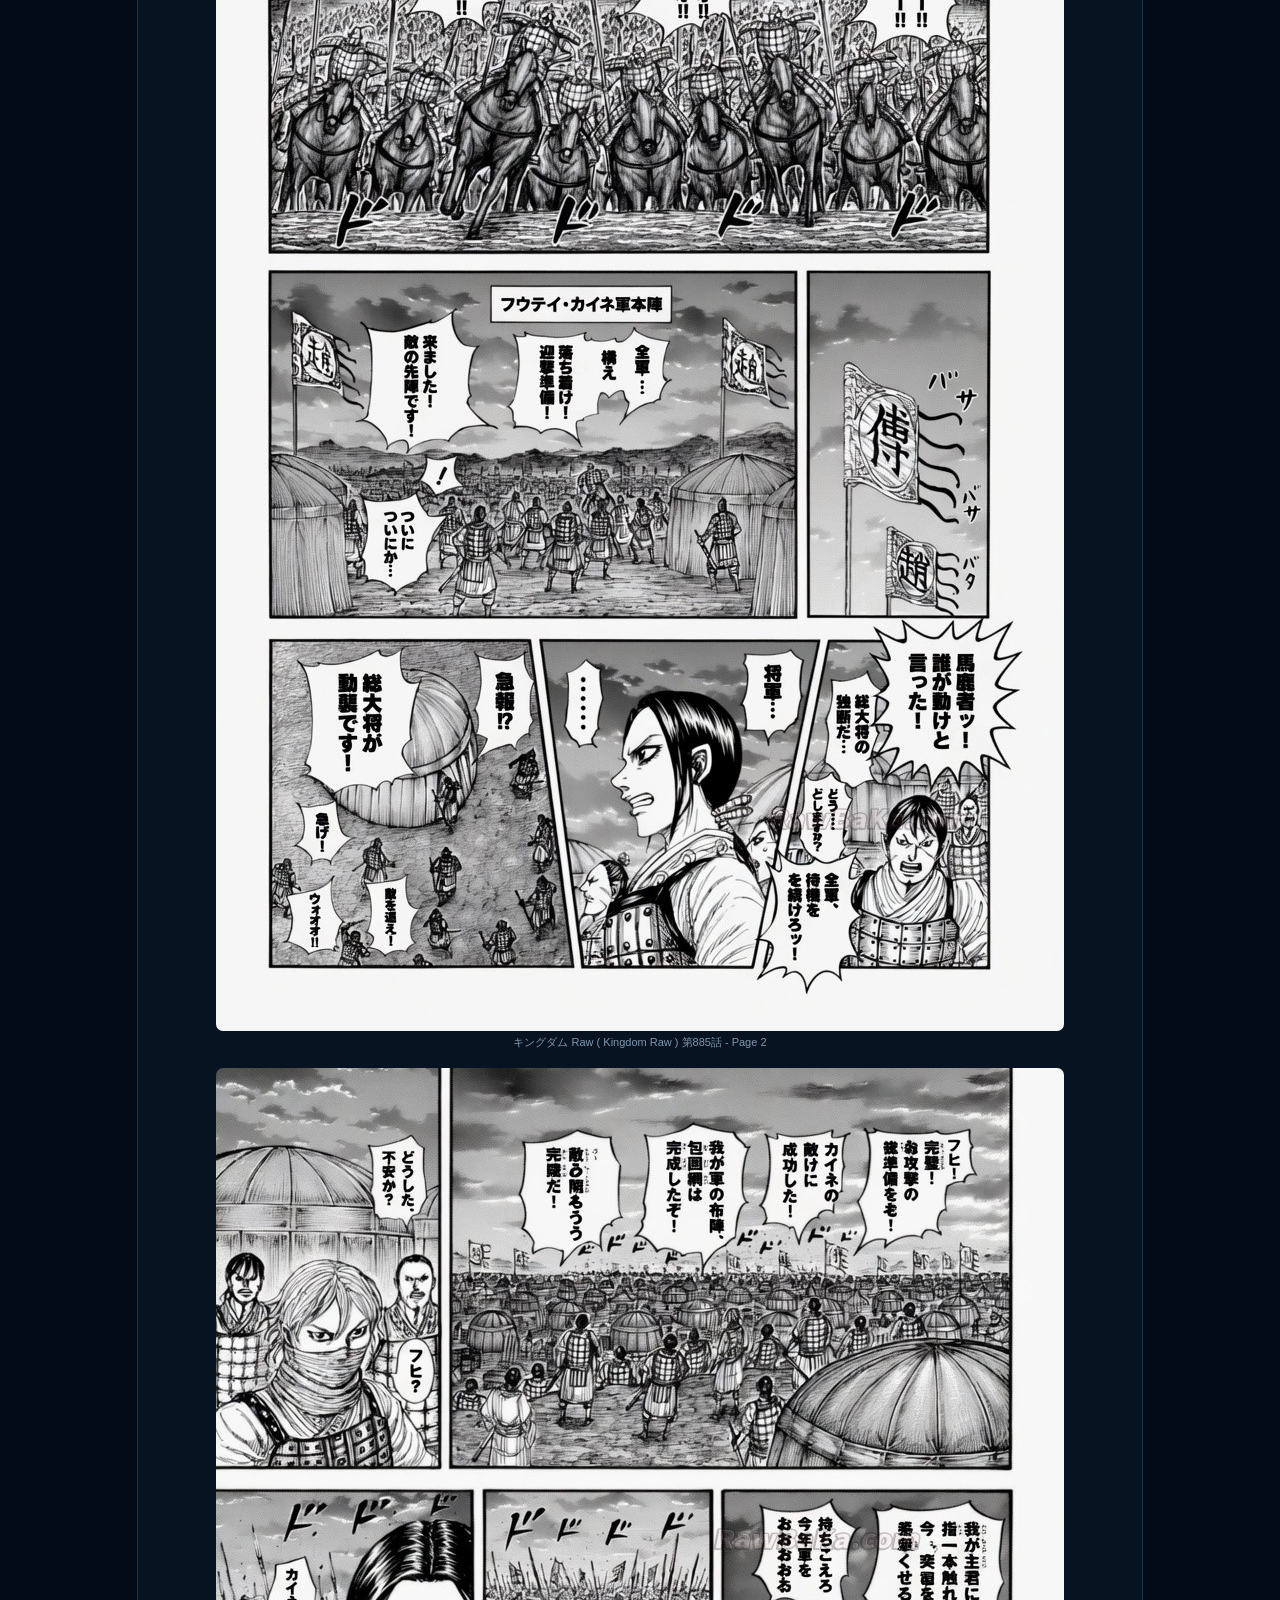
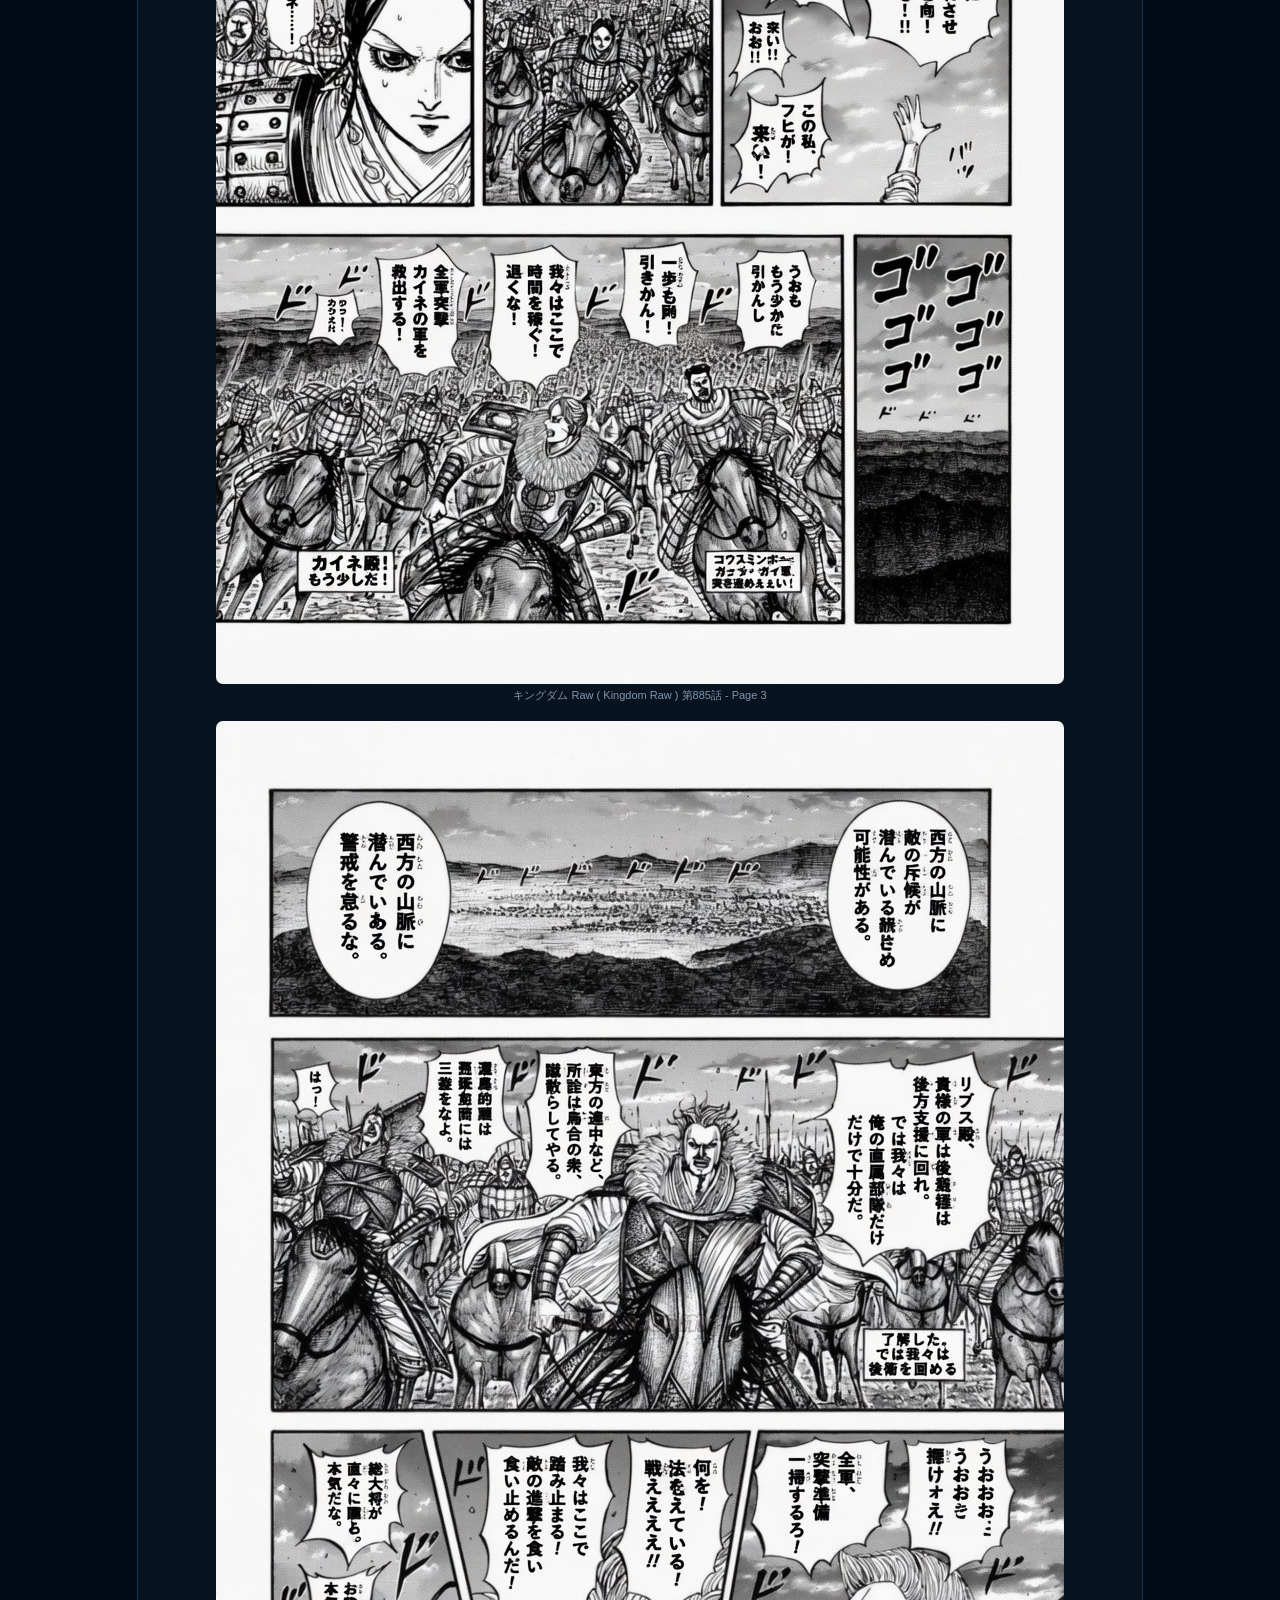
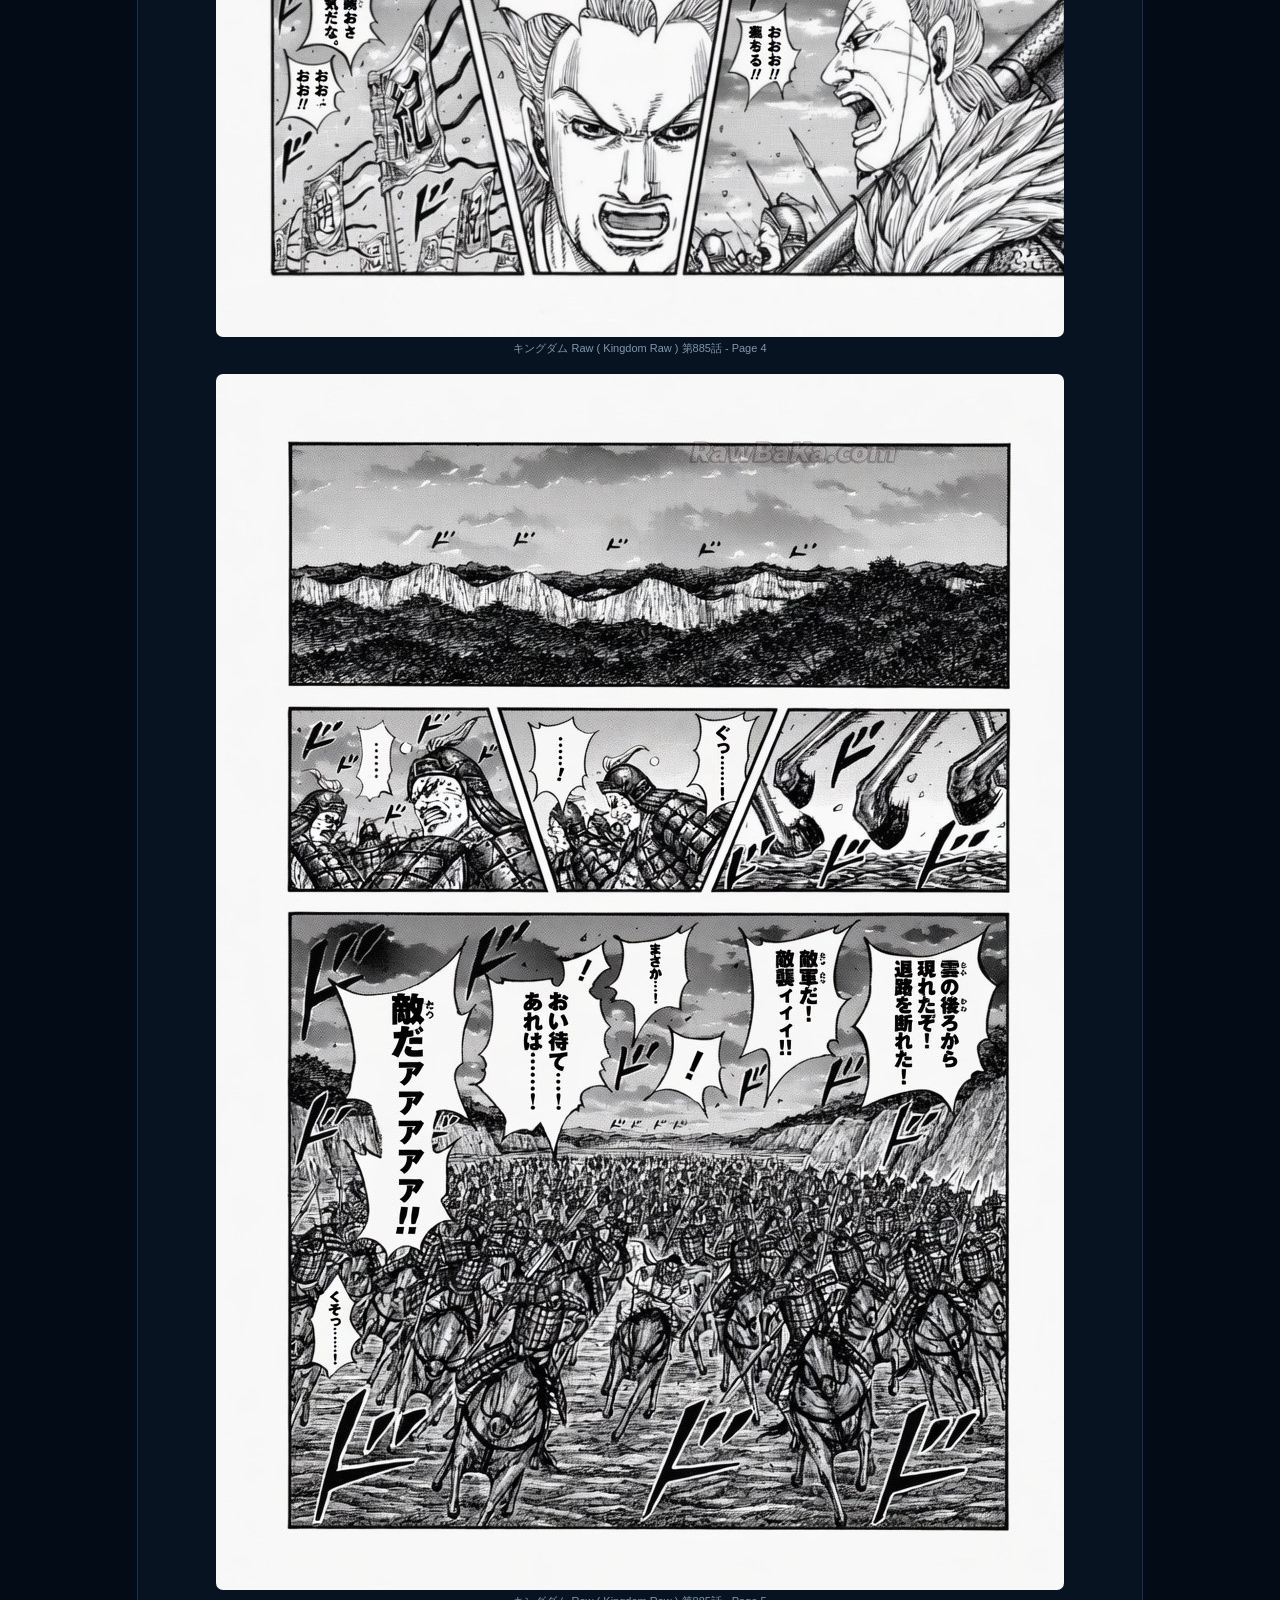
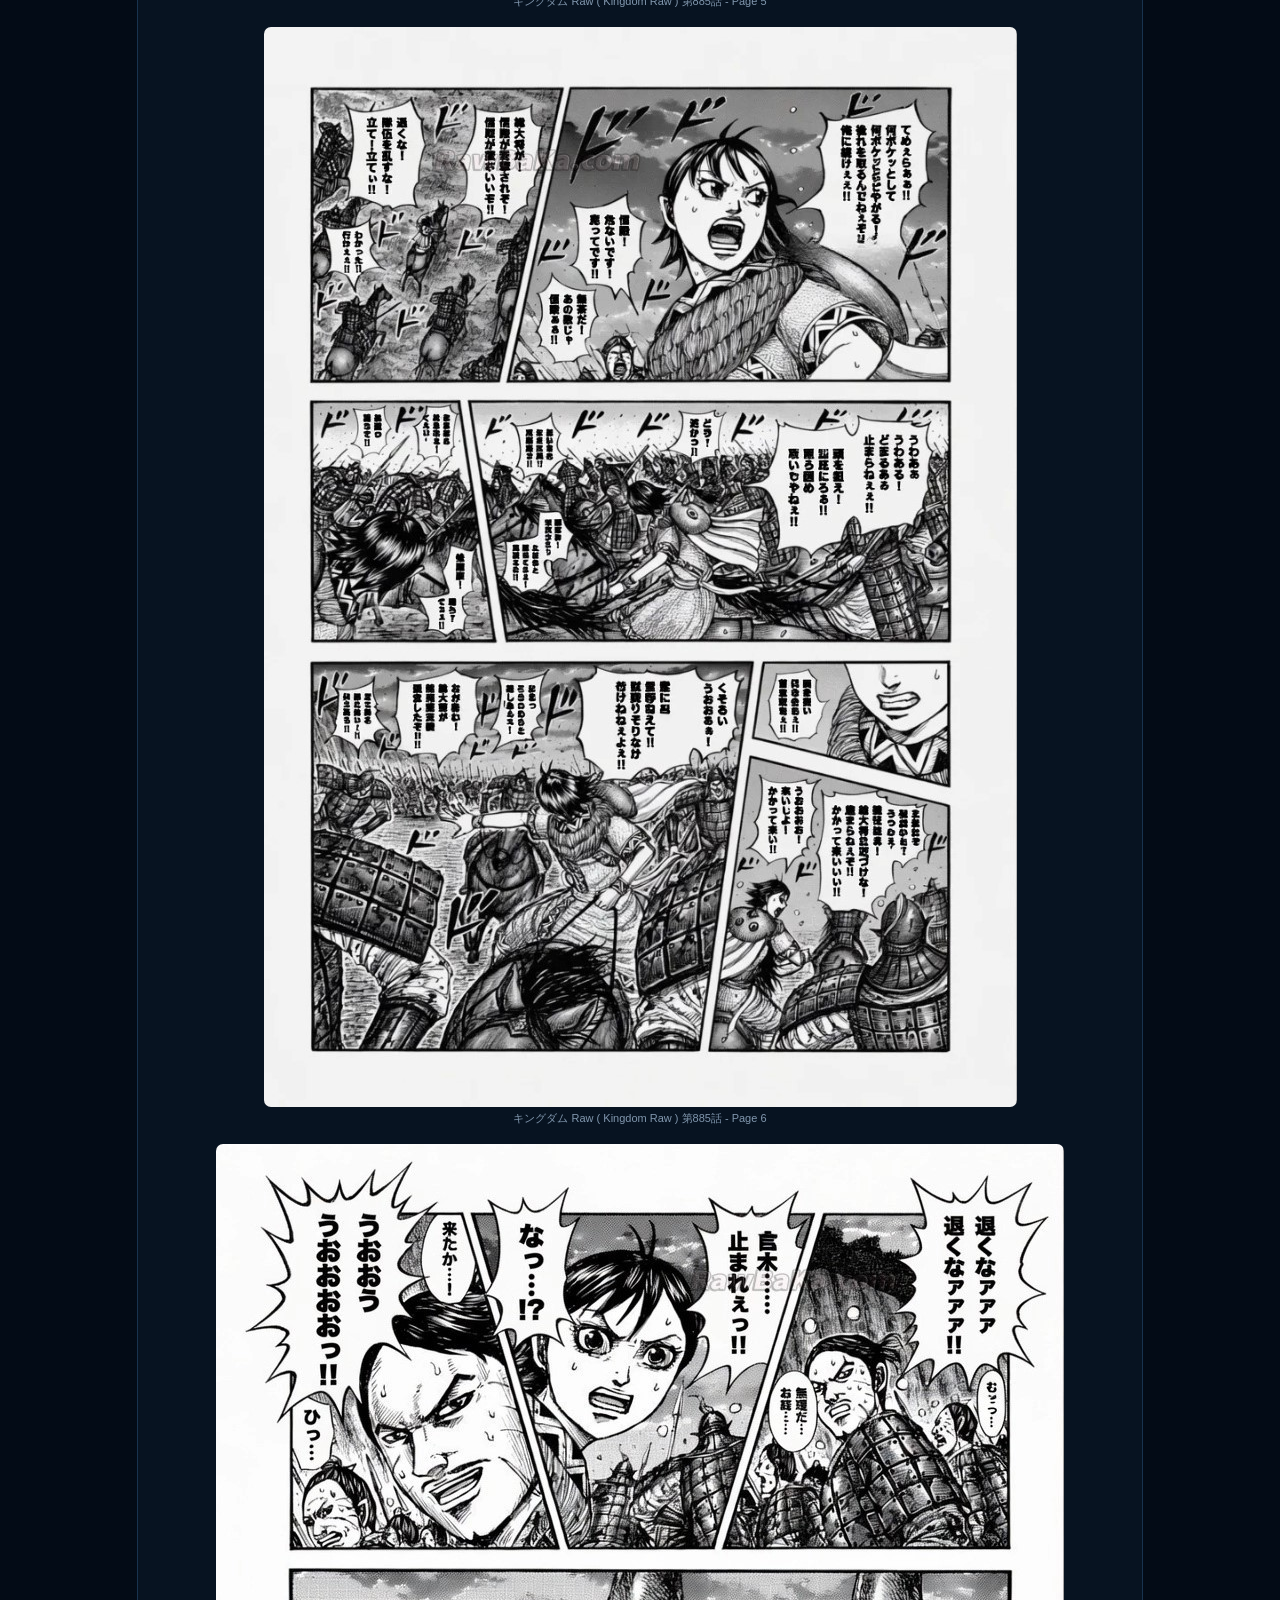
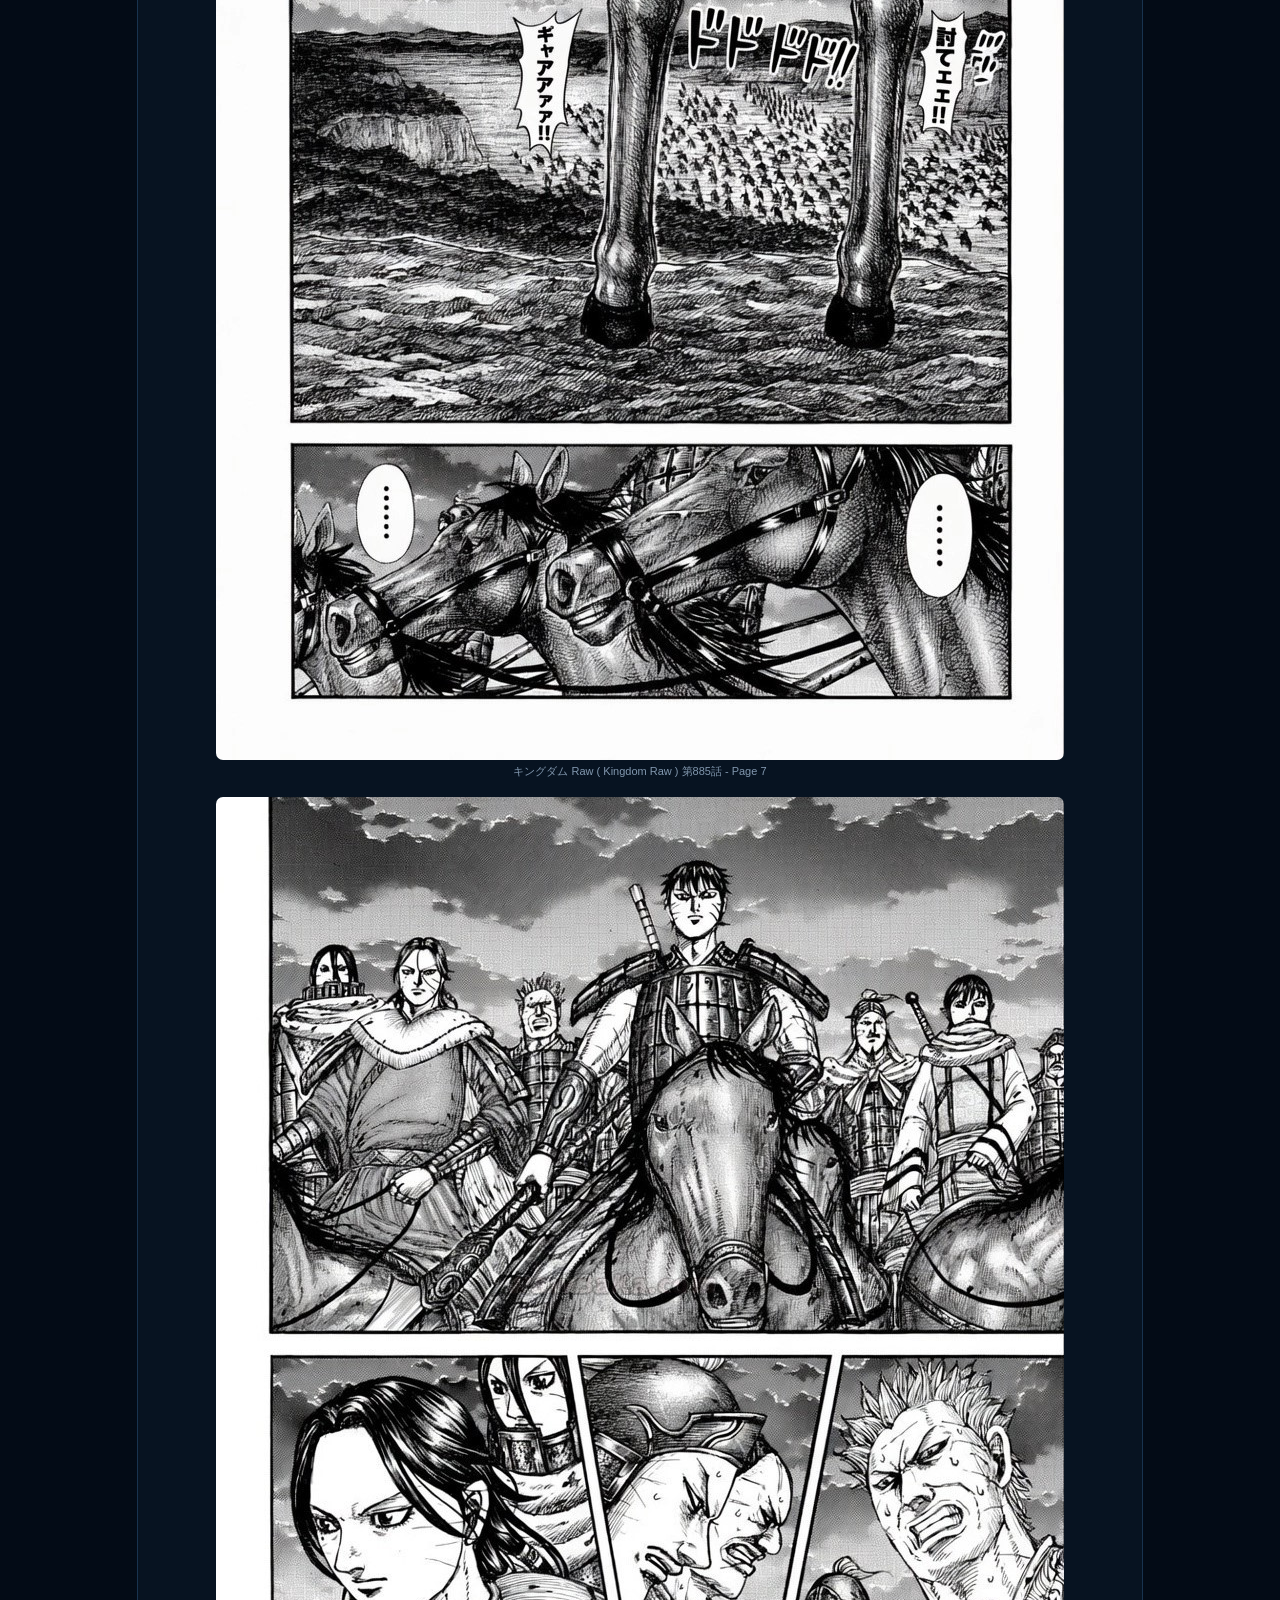
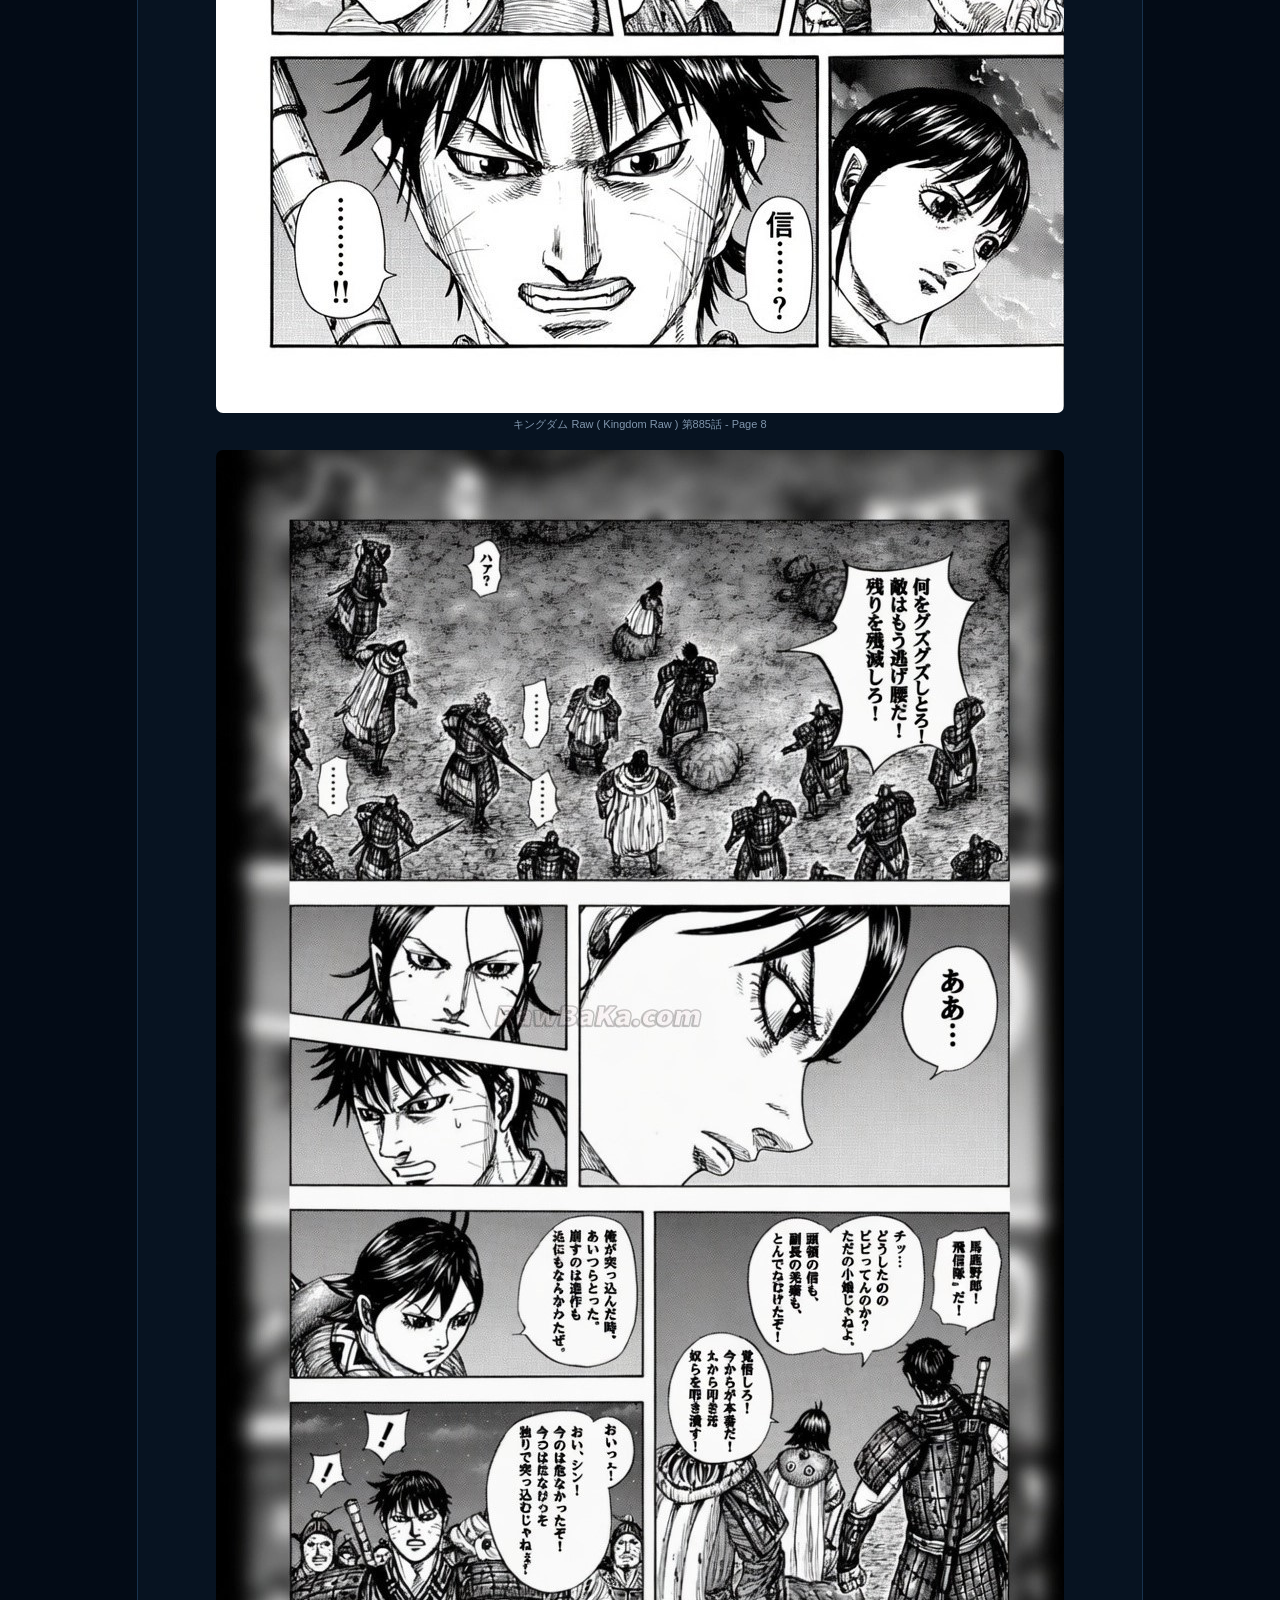
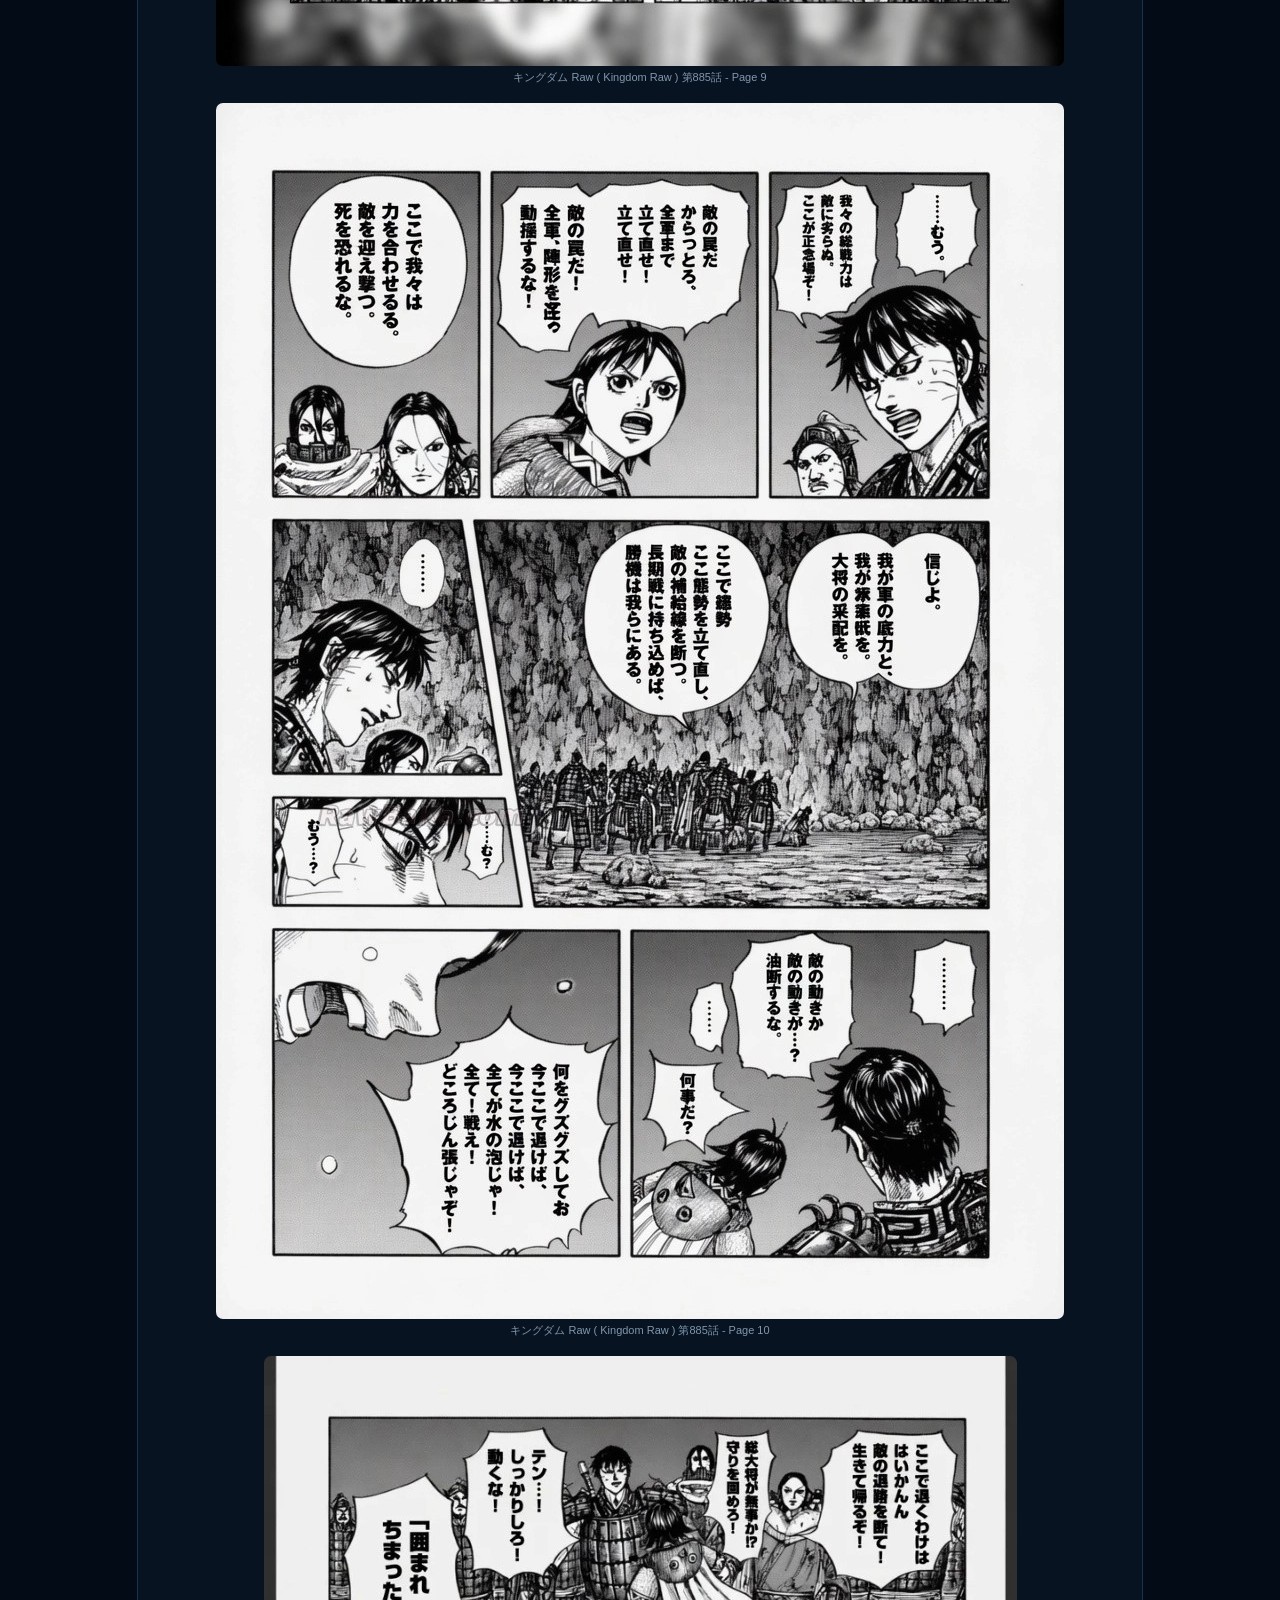
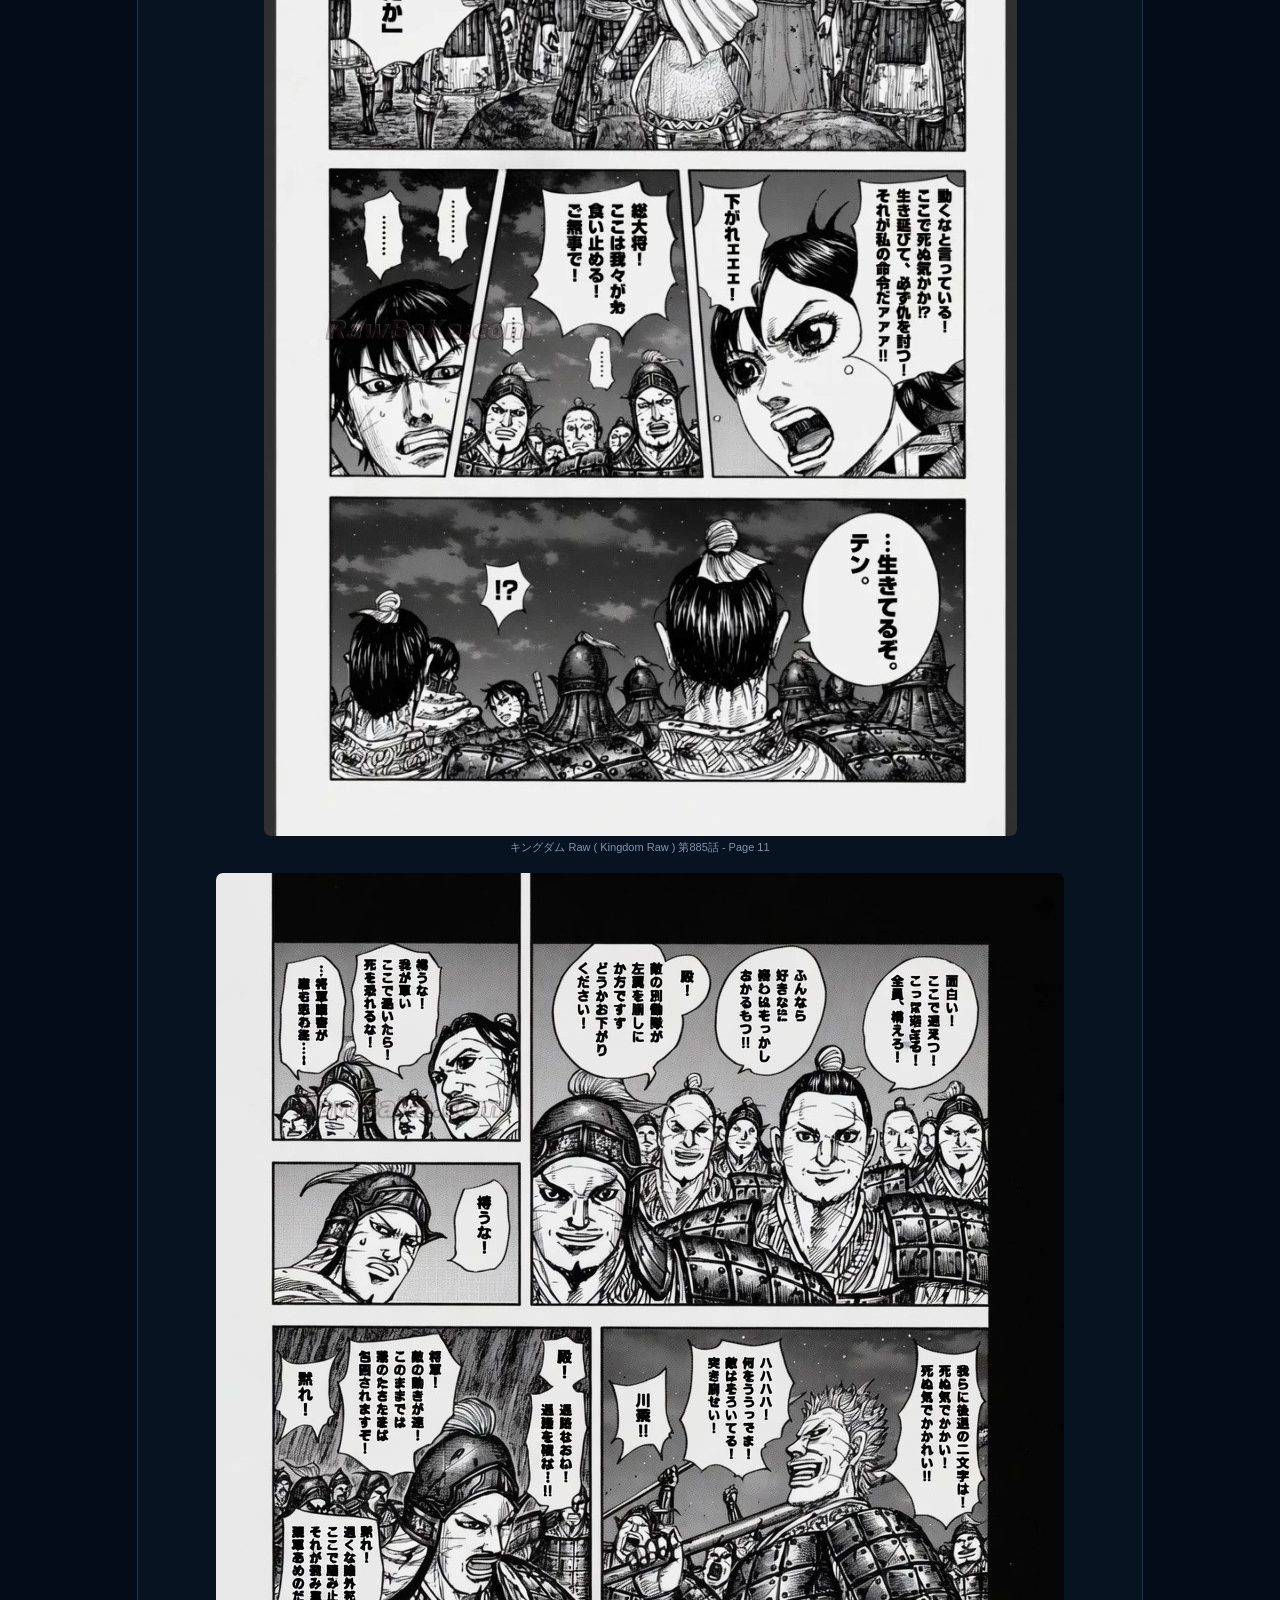
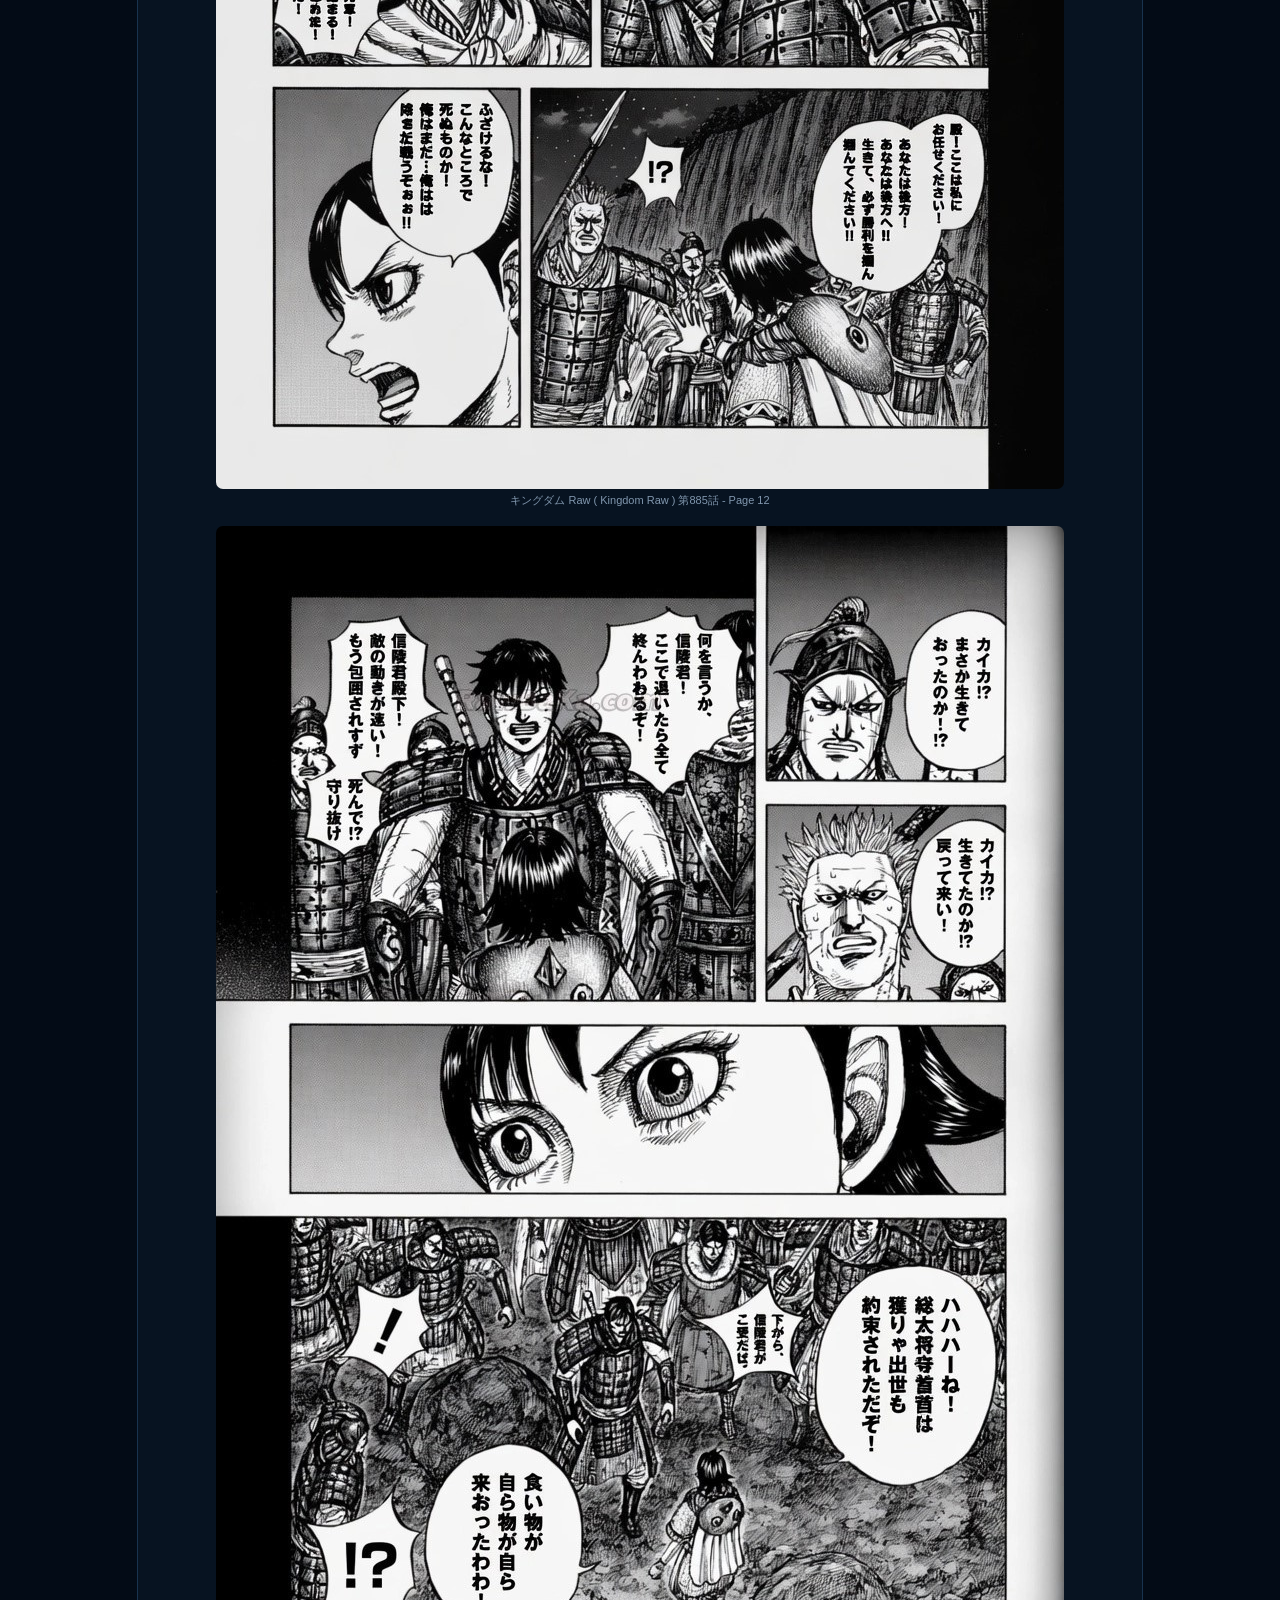
<file: posts/kingdo-885.html>
<!doctype html>

<html lang="ja">

<head>

<meta charset="utf-8">

<meta
  name="viewport"
  content="width=device-width,initial-scale=1"
>

<title>キングダム Raw ( Kingdom Raw ) 第885話</title>

<meta
  name="description"
  content="キングダム Raw ( Kingdom Raw ) 第885話を読む。Kingdoの第885話 Rawをチェックできます。"
>

<meta
  name="robots"
  content="index, follow"
>

<link
  rel="canonical"
  href="https://readnewmangaraw.github.io/posts/kingdo-885.html"
>

<meta
  property="og:type"
  content="article"
>

<meta
  property="og:title"
  content="キングダム Raw ( Kingdom Raw ) 第885話"
>

<meta
  property="og:description"
  content="キングダム Raw ( Kingdom Raw ) 第885話を読む。Kingdoの第885話 Rawをチェックできます。"
>

<meta
  property="og:url"
  content="https://readnewmangaraw.github.io/posts/kingdo-885.html"
>

<meta
  property="og:image"
  content="https://readnewmangaraw.github.io/images/kingdo-885/cover.webp"
>

<link
  rel="stylesheet"
  href="../style.css"
>

<!-- Google tag (gtag.js) -->

<script
  async
  src="https://www.googletagmanager.com/gtag/js?id=G-LL2BH8VT9Q"
></script>

<script>

window.dataLayer =
  window.dataLayer || [];

function gtag(){
  dataLayer.push(arguments);
}

gtag(
  'js',
  new Date()
);

gtag(
  'config',
  'G-LL2BH8VT9Q'
);

</script>

</head>

<body>

<header>

<div class="wrap nav">

<a
  class="brand"
  href="../index.html"
>

◈ ReadNew<span>MangaRaw</span>

</a>

</div>

</header>


<main
  class="wrap"
  style="
    display:block;
    max-width:1050px;
    margin-top:28px;
  "
>

<section class="panel">


<div class="heading">

<h1>
キングダム Raw ( Kingdom Raw ) 第885話
</h1>


<p>

Kingdo

　

第885話

　

·

　

Action

</p>

</div>


<div
  style="
    padding:18px;
  "
>


<div
  style="
    margin-bottom:18px;
    color:#91a5bd;
    font-size:13px;
    line-height:1.8;
  "
>

<p>

Kingdo 第885話 の
Raw をチェックできます。

</p>

<p>

最新の漫画ページを画像で確認できます。
このページでは キングダム Raw ( Kingdom Raw ) 第885話 の
章情報と画像を掲載しています。

</p>

</div>




<figure
  style="
    margin:0 0 18px;
    text-align:center;
  "
>

<img
  src="../images/kingdo-885/page-01.jpg"
  alt="キングダム Raw ( Kingdom Raw ) 第885話 - Page 1"
  loading="lazy"
  decoding="async"
  style="
    max-width:100%;
    height:auto;
    border-radius:7px;
  "
>

<figcaption
  style="
    font-size:11px;
    color:#8197ae;
  "
>

キングダム Raw ( Kingdom Raw ) 第885話 - Page 1

</figcaption>

</figure>




<figure
  style="
    margin:0 0 18px;
    text-align:center;
  "
>

<img
  src="../images/kingdo-885/page-02.jpg"
  alt="キングダム Raw ( Kingdom Raw ) 第885話 - Page 2"
  loading="lazy"
  decoding="async"
  style="
    max-width:100%;
    height:auto;
    border-radius:7px;
  "
>

<figcaption
  style="
    font-size:11px;
    color:#8197ae;
  "
>

キングダム Raw ( Kingdom Raw ) 第885話 - Page 2

</figcaption>

</figure>




<figure
  style="
    margin:0 0 18px;
    text-align:center;
  "
>

<img
  src="../images/kingdo-885/page-03.jpg"
  alt="キングダム Raw ( Kingdom Raw ) 第885話 - Page 3"
  loading="lazy"
  decoding="async"
  style="
    max-width:100%;
    height:auto;
    border-radius:7px;
  "
>

<figcaption
  style="
    font-size:11px;
    color:#8197ae;
  "
>

キングダム Raw ( Kingdom Raw ) 第885話 - Page 3

</figcaption>

</figure>




<figure
  style="
    margin:0 0 18px;
    text-align:center;
  "
>

<img
  src="../images/kingdo-885/page-04.jpg"
  alt="キングダム Raw ( Kingdom Raw ) 第885話 - Page 4"
  loading="lazy"
  decoding="async"
  style="
    max-width:100%;
    height:auto;
    border-radius:7px;
  "
>

<figcaption
  style="
    font-size:11px;
    color:#8197ae;
  "
>

キングダム Raw ( Kingdom Raw ) 第885話 - Page 4

</figcaption>

</figure>




<figure
  style="
    margin:0 0 18px;
    text-align:center;
  "
>

<img
  src="../images/kingdo-885/page-05.jpg"
  alt="キングダム Raw ( Kingdom Raw ) 第885話 - Page 5"
  loading="lazy"
  decoding="async"
  style="
    max-width:100%;
    height:auto;
    border-radius:7px;
  "
>

<figcaption
  style="
    font-size:11px;
    color:#8197ae;
  "
>

キングダム Raw ( Kingdom Raw ) 第885話 - Page 5

</figcaption>

</figure>




<figure
  style="
    margin:0 0 18px;
    text-align:center;
  "
>

<img
  src="../images/kingdo-885/page-06.jpg"
  alt="キングダム Raw ( Kingdom Raw ) 第885話 - Page 6"
  loading="lazy"
  decoding="async"
  style="
    max-width:100%;
    height:auto;
    border-radius:7px;
  "
>

<figcaption
  style="
    font-size:11px;
    color:#8197ae;
  "
>

キングダム Raw ( Kingdom Raw ) 第885話 - Page 6

</figcaption>

</figure>




<figure
  style="
    margin:0 0 18px;
    text-align:center;
  "
>

<img
  src="../images/kingdo-885/page-07.jpg"
  alt="キングダム Raw ( Kingdom Raw ) 第885話 - Page 7"
  loading="lazy"
  decoding="async"
  style="
    max-width:100%;
    height:auto;
    border-radius:7px;
  "
>

<figcaption
  style="
    font-size:11px;
    color:#8197ae;
  "
>

キングダム Raw ( Kingdom Raw ) 第885話 - Page 7

</figcaption>

</figure>




<figure
  style="
    margin:0 0 18px;
    text-align:center;
  "
>

<img
  src="../images/kingdo-885/page-08.jpg"
  alt="キングダム Raw ( Kingdom Raw ) 第885話 - Page 8"
  loading="lazy"
  decoding="async"
  style="
    max-width:100%;
    height:auto;
    border-radius:7px;
  "
>

<figcaption
  style="
    font-size:11px;
    color:#8197ae;
  "
>

キングダム Raw ( Kingdom Raw ) 第885話 - Page 8

</figcaption>

</figure>




<figure
  style="
    margin:0 0 18px;
    text-align:center;
  "
>

<img
  src="../images/kingdo-885/page-09.jpg"
  alt="キングダム Raw ( Kingdom Raw ) 第885話 - Page 9"
  loading="lazy"
  decoding="async"
  style="
    max-width:100%;
    height:auto;
    border-radius:7px;
  "
>

<figcaption
  style="
    font-size:11px;
    color:#8197ae;
  "
>

キングダム Raw ( Kingdom Raw ) 第885話 - Page 9

</figcaption>

</figure>




<figure
  style="
    margin:0 0 18px;
    text-align:center;
  "
>

<img
  src="../images/kingdo-885/page-10.jpg"
  alt="キングダム Raw ( Kingdom Raw ) 第885話 - Page 10"
  loading="lazy"
  decoding="async"
  style="
    max-width:100%;
    height:auto;
    border-radius:7px;
  "
>

<figcaption
  style="
    font-size:11px;
    color:#8197ae;
  "
>

キングダム Raw ( Kingdom Raw ) 第885話 - Page 10

</figcaption>

</figure>




<figure
  style="
    margin:0 0 18px;
    text-align:center;
  "
>

<img
  src="../images/kingdo-885/page-11.jpg"
  alt="キングダム Raw ( Kingdom Raw ) 第885話 - Page 11"
  loading="lazy"
  decoding="async"
  style="
    max-width:100%;
    height:auto;
    border-radius:7px;
  "
>

<figcaption
  style="
    font-size:11px;
    color:#8197ae;
  "
>

キングダム Raw ( Kingdom Raw ) 第885話 - Page 11

</figcaption>

</figure>




<figure
  style="
    margin:0 0 18px;
    text-align:center;
  "
>

<img
  src="../images/kingdo-885/page-12.jpg"
  alt="キングダム Raw ( Kingdom Raw ) 第885話 - Page 12"
  loading="lazy"
  decoding="async"
  style="
    max-width:100%;
    height:auto;
    border-radius:7px;
  "
>

<figcaption
  style="
    font-size:11px;
    color:#8197ae;
  "
>

キングダム Raw ( Kingdom Raw ) 第885話 - Page 12

</figcaption>

</figure>




<figure
  style="
    margin:0 0 18px;
    text-align:center;
  "
>

<img
  src="../images/kingdo-885/page-13.jpg"
  alt="キングダム Raw ( Kingdom Raw ) 第885話 - Page 13"
  loading="lazy"
  decoding="async"
  style="
    max-width:100%;
    height:auto;
    border-radius:7px;
  "
>

<figcaption
  style="
    font-size:11px;
    color:#8197ae;
  "
>

キングダム Raw ( Kingdom Raw ) 第885話 - Page 13

</figcaption>

</figure>




<figure
  style="
    margin:0 0 18px;
    text-align:center;
  "
>

<img
  src="../images/kingdo-885/page-14.jpg"
  alt="キングダム Raw ( Kingdom Raw ) 第885話 - Page 14"
  loading="lazy"
  decoding="async"
  style="
    max-width:100%;
    height:auto;
    border-radius:7px;
  "
>

<figcaption
  style="
    font-size:11px;
    color:#8197ae;
  "
>

キングダム Raw ( Kingdom Raw ) 第885話 - Page 14

</figcaption>

</figure>




<figure
  style="
    margin:0 0 18px;
    text-align:center;
  "
>

<img
  src="../images/kingdo-885/page-15.jpg"
  alt="キングダム Raw ( Kingdom Raw ) 第885話 - Page 15"
  loading="lazy"
  decoding="async"
  style="
    max-width:100%;
    height:auto;
    border-radius:7px;
  "
>

<figcaption
  style="
    font-size:11px;
    color:#8197ae;
  "
>

キングダム Raw ( Kingdom Raw ) 第885話 - Page 15

</figcaption>

</figure>




<figure
  style="
    margin:0 0 18px;
    text-align:center;
  "
>

<img
  src="../images/kingdo-885/page-16.jpg"
  alt="キングダム Raw ( Kingdom Raw ) 第885話 - Page 16"
  loading="lazy"
  decoding="async"
  style="
    max-width:100%;
    height:auto;
    border-radius:7px;
  "
>

<figcaption
  style="
    font-size:11px;
    color:#8197ae;
  "
>

キングダム Raw ( Kingdom Raw ) 第885話 - Page 16

</figcaption>

</figure>




<figure
  style="
    margin:0 0 18px;
    text-align:center;
  "
>

<img
  src="../images/kingdo-885/page-17.jpg"
  alt="キングダム Raw ( Kingdom Raw ) 第885話 - Page 17"
  loading="lazy"
  decoding="async"
  style="
    max-width:100%;
    height:auto;
    border-radius:7px;
  "
>

<figcaption
  style="
    font-size:11px;
    color:#8197ae;
  "
>

キングダム Raw ( Kingdom Raw ) 第885話 - Page 17

</figcaption>

</figure>




<figure
  style="
    margin:0 0 18px;
    text-align:center;
  "
>

<img
  src="../images/kingdo-885/page-18.jpg"
  alt="キングダム Raw ( Kingdom Raw ) 第885話 - Page 18"
  loading="lazy"
  decoding="async"
  style="
    max-width:100%;
    height:auto;
    border-radius:7px;
  "
>

<figcaption
  style="
    font-size:11px;
    color:#8197ae;
  "
>

キングダム Raw ( Kingdom Raw ) 第885話 - Page 18

</figcaption>

</figure>




<figure
  style="
    margin:0 0 18px;
    text-align:center;
  "
>

<img
  src="../images/kingdo-885/page-19.jpg"
  alt="キングダム Raw ( Kingdom Raw ) 第885話 - Page 19"
  loading="lazy"
  decoding="async"
  style="
    max-width:100%;
    height:auto;
    border-radius:7px;
  "
>

<figcaption
  style="
    font-size:11px;
    color:#8197ae;
  "
>

キングダム Raw ( Kingdom Raw ) 第885話 - Page 19

</figcaption>

</figure>




</div>

</section>


<div
  style="
    margin-top:18px;
    text-align:center;
  "
>

<a
  href="../index.html"
  style="
    display:inline-block;
    padding:10px 18px;
    border:1px solid #24415f;
    border-radius:8px;
    color:#d6e4f3;
  "
>

← 最新の漫画一覧へ戻る

</a>

</div>


</main>


<footer>

<div class="copy">

© 2026 ReadNewMangaRaw

</div>

</footer>


</body>

</html>
</file>
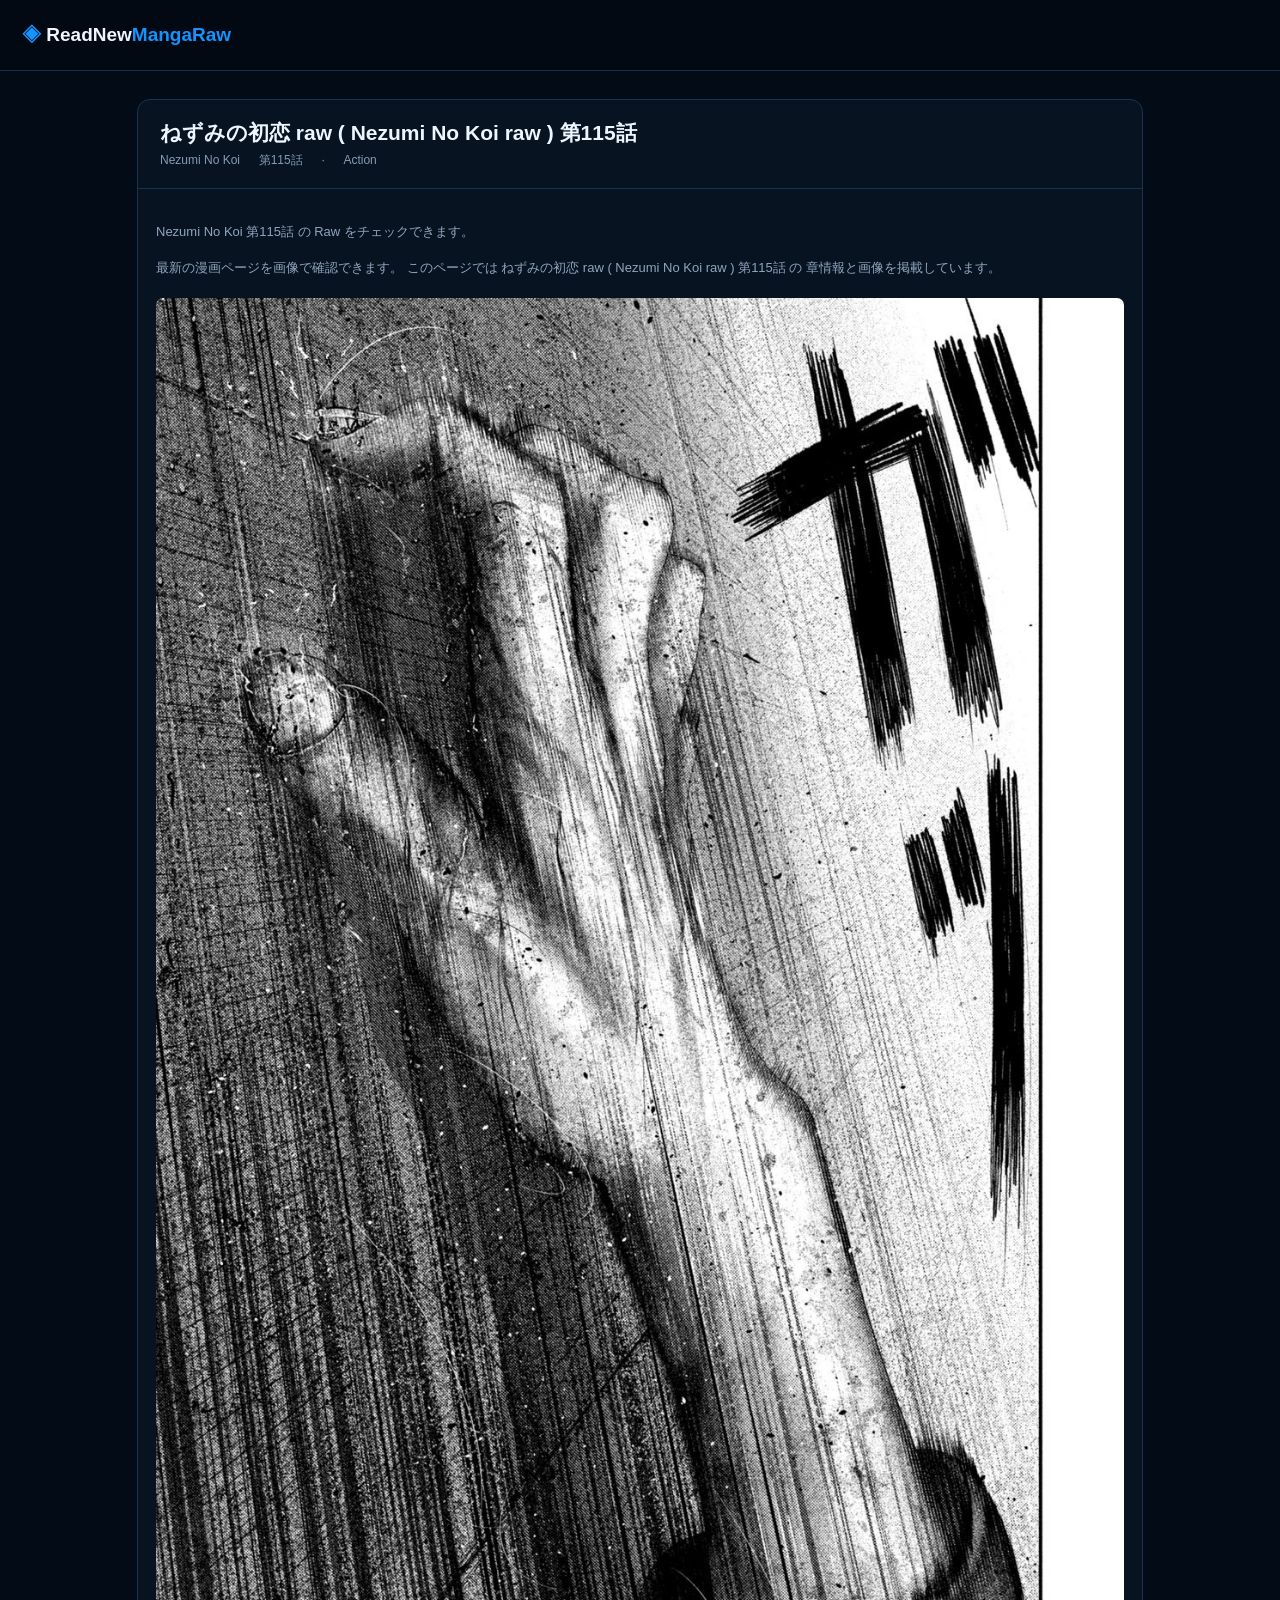
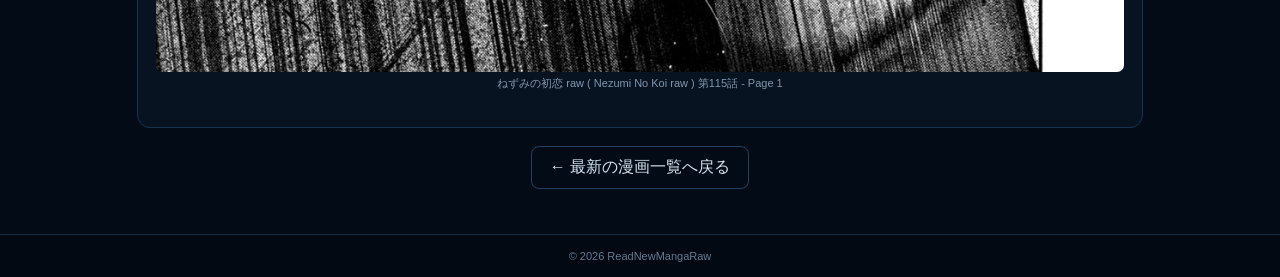
<file: posts/nezumi-no-koi-115.html>
<!doctype html>

<html lang="ja">

<head>

<meta charset="utf-8">

<meta
  name="viewport"
  content="width=device-width,initial-scale=1"
>

<title>ねずみの初恋 raw ( Nezumi No Koi raw )  第115話</title>

<meta
  name="description"
  content="ねずみの初恋 raw ( Nezumi No Koi raw )  第115話を読む。Nezumi No Koiの第115話 Rawをチェックできます。"
>

<meta
  name="robots"
  content="index, follow"
>

<link
  rel="canonical"
  href="https://readnewmangaraw.github.io/posts/nezumi-no-koi-115.html"
>

<meta
  property="og:type"
  content="article"
>

<meta
  property="og:title"
  content="ねずみの初恋 raw ( Nezumi No Koi raw )  第115話"
>

<meta
  property="og:description"
  content="ねずみの初恋 raw ( Nezumi No Koi raw )  第115話を読む。Nezumi No Koiの第115話 Rawをチェックできます。"
>

<meta
  property="og:url"
  content="https://readnewmangaraw.github.io/posts/nezumi-no-koi-115.html"
>

<meta
  property="og:image"
  content="https://readnewmangaraw.github.io/images/nezumi-no-koi-115/cover.webp"
>

<link
  rel="stylesheet"
  href="../style.css"
>

<!-- Google tag (gtag.js) -->

<script
  async
  src="https://www.googletagmanager.com/gtag/js?id=G-LL2BH8VT9Q"
></script>

<script>

window.dataLayer =
  window.dataLayer || [];

function gtag(){
  dataLayer.push(arguments);
}

gtag(
  'js',
  new Date()
);

gtag(
  'config',
  'G-LL2BH8VT9Q'
);

</script>

</head>

<body>

<header>

<div class="wrap nav">

<a
  class="brand"
  href="../index.html"
>

◈ ReadNew<span>MangaRaw</span>

</a>

</div>

</header>


<main
  class="wrap"
  style="
    display:block;
    max-width:1050px;
    margin-top:28px;
  "
>

<section class="panel">


<div class="heading">

<h1>
ねずみの初恋 raw ( Nezumi No Koi raw )  第115話
</h1>


<p>

Nezumi No Koi

　

第115話

　

·

　

Action

</p>

</div>


<div
  style="
    padding:18px;
  "
>


<div
  style="
    margin-bottom:18px;
    color:#91a5bd;
    font-size:13px;
    line-height:1.8;
  "
>

<p>

Nezumi No Koi 第115話 の
Raw をチェックできます。

</p>

<p>

最新の漫画ページを画像で確認できます。
このページでは ねずみの初恋 raw ( Nezumi No Koi raw )  第115話 の
章情報と画像を掲載しています。

</p>

</div>




<figure
  style="
    margin:0 0 18px;
    text-align:center;
  "
>

<img
  src="../images/nezumi-no-koi-115/page-01.webp"
  alt="ねずみの初恋 raw ( Nezumi No Koi raw )  第115話 - Page 1"
  loading="lazy"
  decoding="async"
  style="
    max-width:100%;
    height:auto;
    border-radius:7px;
  "
>

<figcaption
  style="
    font-size:11px;
    color:#8197ae;
  "
>

ねずみの初恋 raw ( Nezumi No Koi raw )  第115話 - Page 1

</figcaption>

</figure>




</div>

</section>


<div
  style="
    margin-top:18px;
    text-align:center;
  "
>

<a
  href="../index.html"
  style="
    display:inline-block;
    padding:10px 18px;
    border:1px solid #24415f;
    border-radius:8px;
    color:#d6e4f3;
  "
>

← 最新の漫画一覧へ戻る

</a>

</div>


</main>


<footer>

<div class="copy">

© 2026 ReadNewMangaRaw

</div>

</footer>


</body>

</html>
</file>
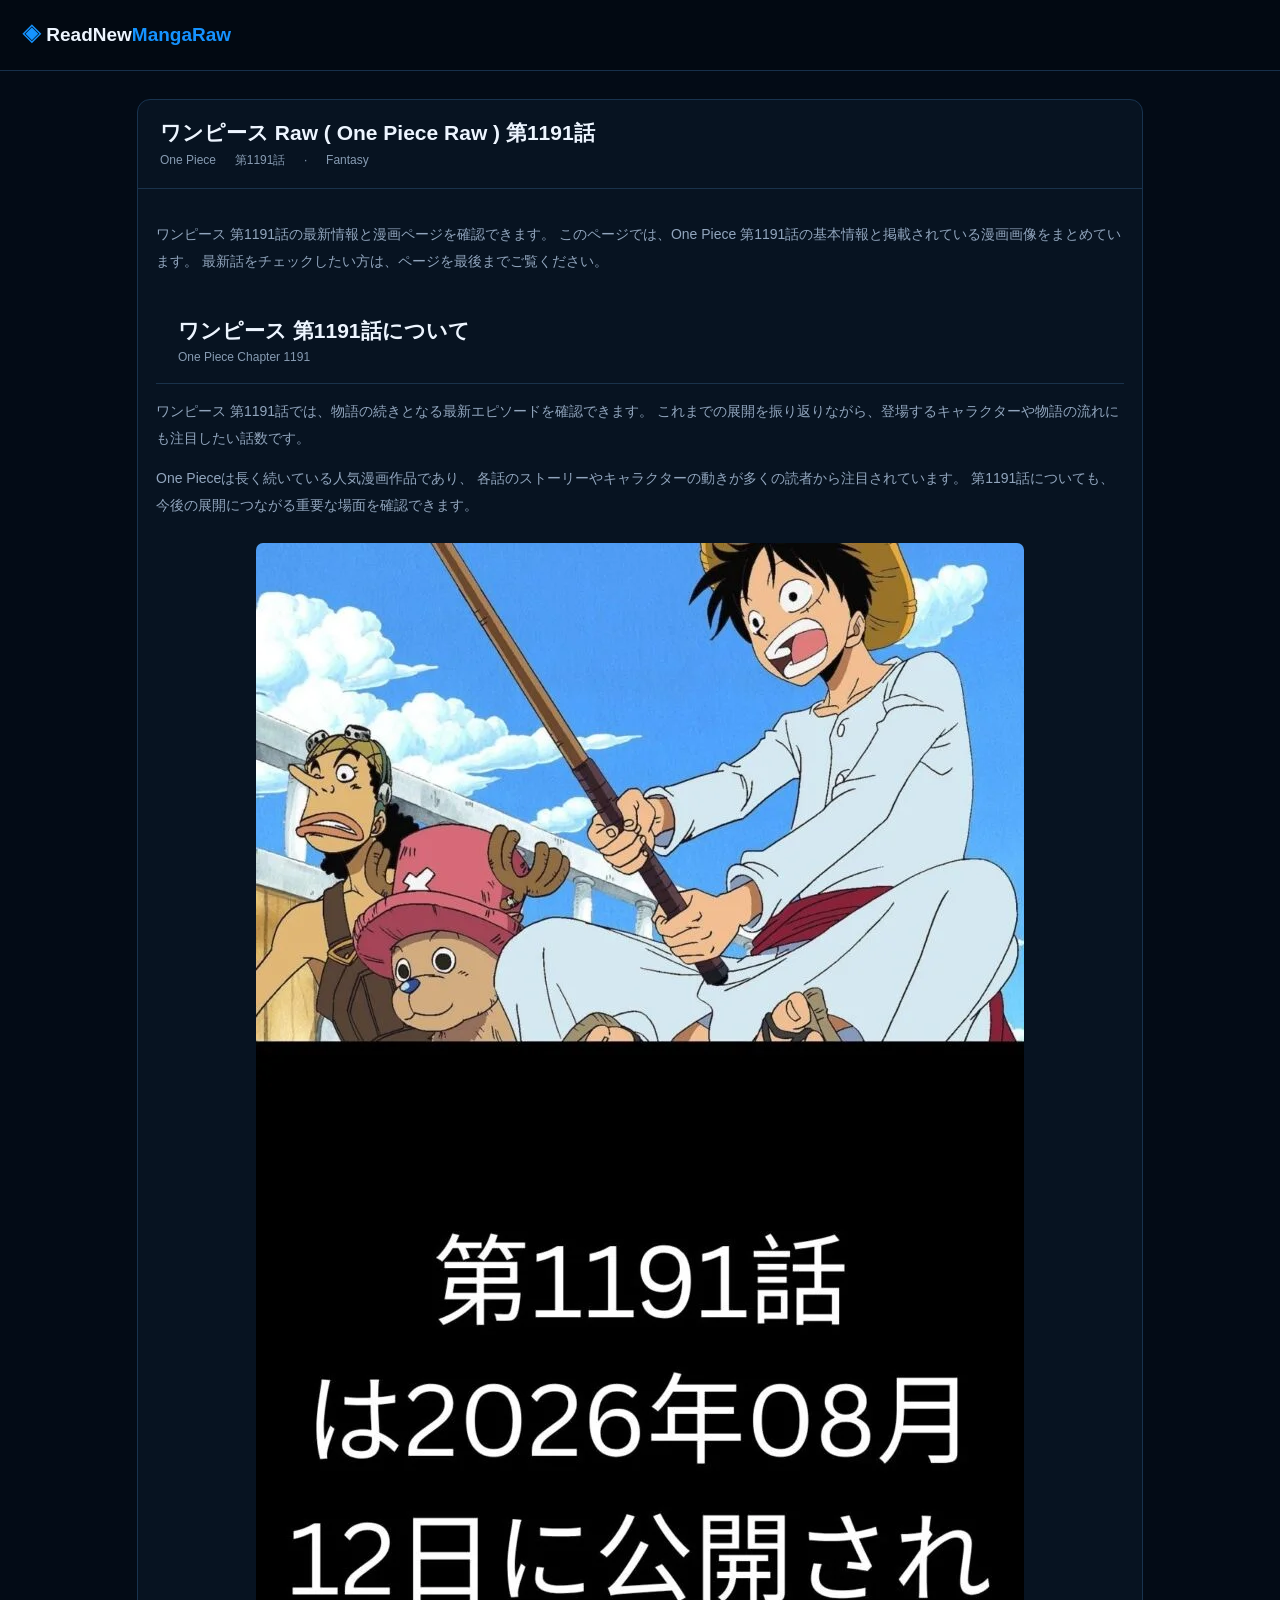
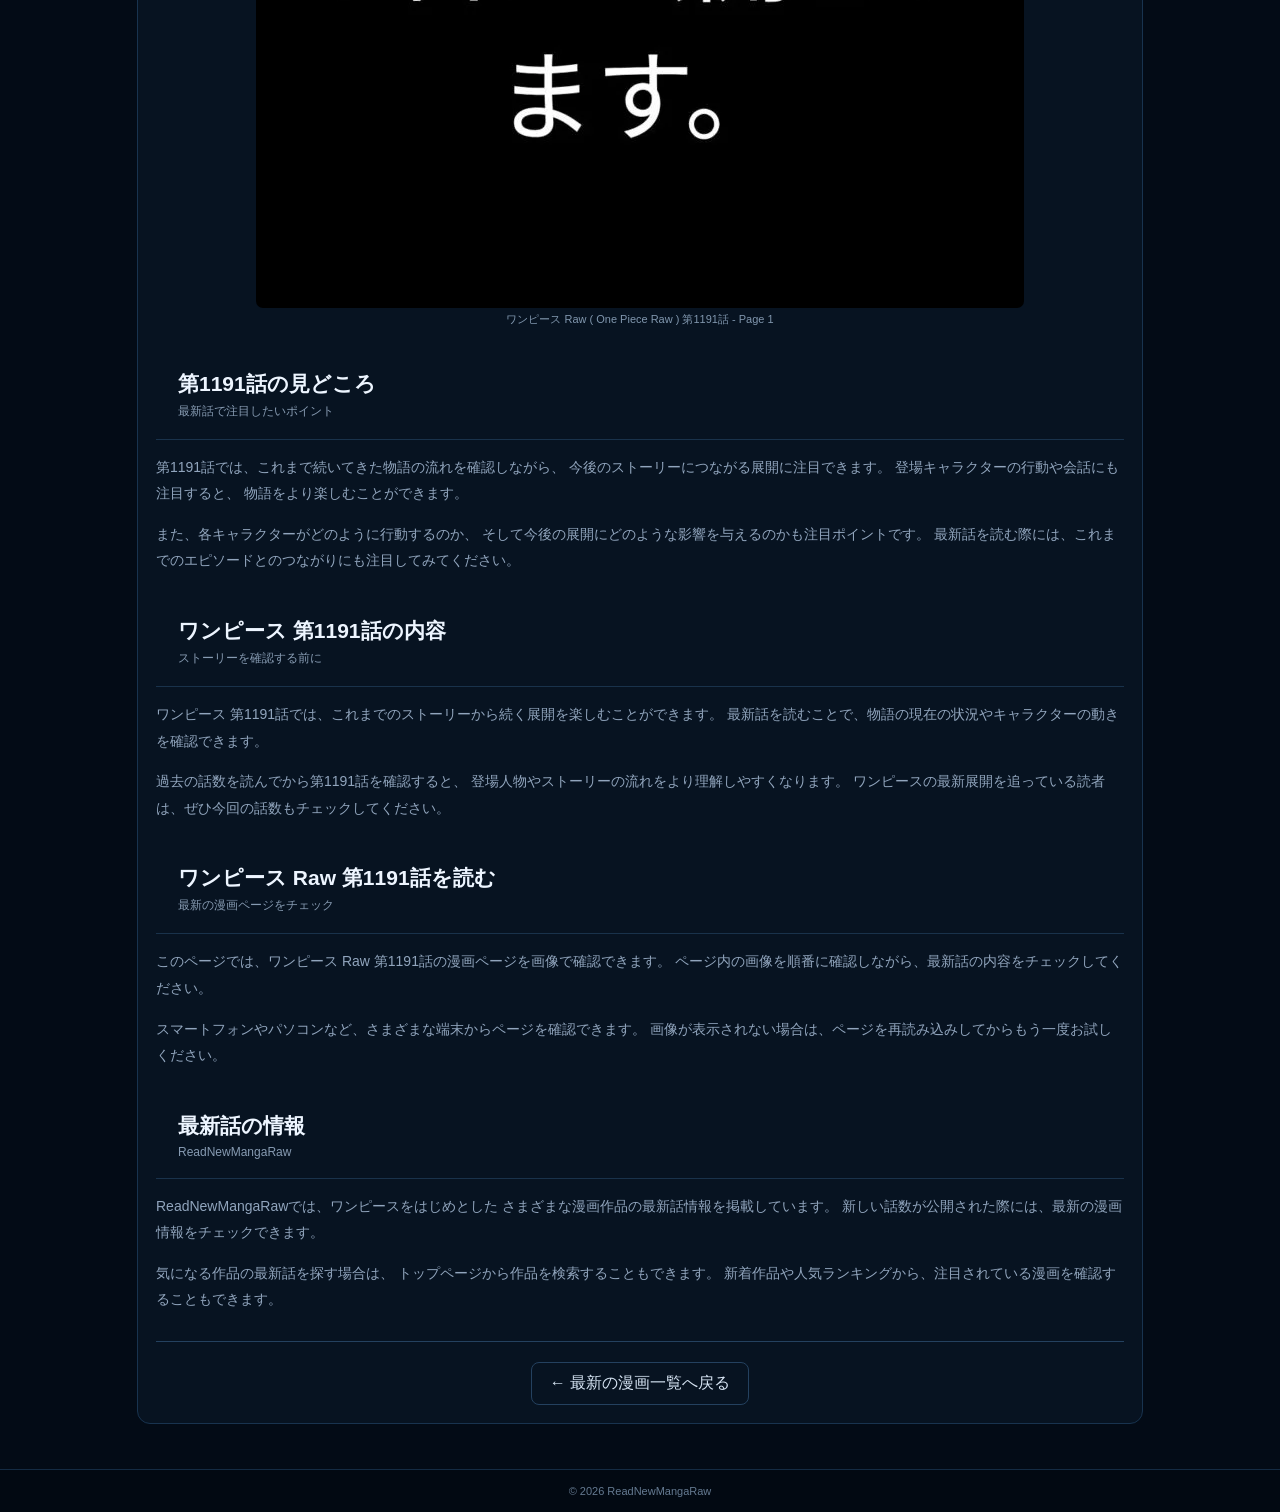
<file: posts/one-piece-1191.html>
<!doctype html>

<html lang="ja">

<head>

<meta charset="utf-8">

<meta
  name="viewport"
  content="width=device-width,initial-scale=1"
>

<title>ワンピース Raw ( One Piece Raw ) 第1191話</title>

<meta
  name="description"
  content="ワンピース Raw ( One Piece Raw ) 第1191話を読む。One Pieceの第1191話 Rawをチェックできます。最新の漫画情報とページ画像を確認できます。"
>

<meta
  name="robots"
  content="index, follow"
>

<link
  rel="canonical"
  href="https://readnewmangaraw.github.io/posts/one-piece-1191.html"
>

<meta
  property="og:type"
  content="article"
>

<meta
  property="og:title"
  content="ワンピース Raw ( One Piece Raw ) 第1191話"
>

<meta
  property="og:description"
  content="ワンピース Raw ( One Piece Raw ) 第1191話を読む。One Pieceの第1191話 Rawをチェックできます。最新の漫画情報とページ画像を確認できます。"
>

<meta
  property="og:url"
  content="https://readnewmangaraw.github.io/posts/one-piece-1191.html"
>

<meta
  property="og:image"
  content="https://readnewmangaraw.github.io/images/one-piece-第1191話/cover.jpg"
>

<link
  rel="stylesheet"
  href="../style.css"
>


<!-- Google tag (gtag.js) -->

<script
  async
  src="https://www.googletagmanager.com/gtag/js?id=G-LL2BH8VT9Q"
></script>

<script>

window.dataLayer = window.dataLayer || [];

function gtag(){
  dataLayer.push(arguments);
}

gtag('js', new Date());

gtag('config', 'G-LL2BH8VT9Q');

</script>

</head>


<body>


<header>

<div class="wrap nav">

<a
  class="brand"
  href="../index.html"
>

◈ ReadNew<span>MangaRaw</span>

</a>

</div>

</header>


<main
  class="wrap"
  style="
    display:block;
    max-width:1050px;
    margin-top:28px;
  "
>

<section class="panel">


<div class="heading">

<h1>
ワンピース Raw ( One Piece Raw ) 第1191話
</h1>

<p>

One Piece

　

第1191話

　

·

　

Fantasy

</p>

</div>


<div
  style="
    padding:18px;
  "
>


<!-- =========================================
     INTRODUCTION
========================================= -->

<div
  style="
    color:#91a5bd;
    font-size:14px;
    line-height:1.9;
    margin-bottom:24px;
  "
>

<p>

ワンピース 第1191話の最新情報と漫画ページを確認できます。
このページでは、One Piece 第1191話の基本情報と掲載されている漫画画像をまとめています。
最新話をチェックしたい方は、ページを最後までご覧ください。

</p>

</div>


<!-- =========================================
     CHAPTER INFORMATION
========================================= -->

<div class="heading">

<h2>
ワンピース 第1191話について
</h2>

<p>
One Piece Chapter 1191
</p>

</div>


<div
  style="
    color:#91a5bd;
    font-size:14px;
    line-height:1.9;
    margin-bottom:24px;
  "
>

<p>

ワンピース 第1191話では、物語の続きとなる最新エピソードを確認できます。
これまでの展開を振り返りながら、登場するキャラクターや物語の流れにも注目したい話数です。

</p>

<p>

One Pieceは長く続いている人気漫画作品であり、
各話のストーリーやキャラクターの動きが多くの読者から注目されています。
第1191話についても、今後の展開につながる重要な場面を確認できます。

</p>

</div>


<!-- =========================================
     MANGA IMAGE
========================================= -->

<figure
  style="
    margin:0 0 24px;
    text-align:center;
  "
>

<img
  src="../images/one-piece-第1191話/page-01.webp"
  alt="ワンピース Raw ( One Piece Raw ) 第1191話 - Page 1"
  loading="lazy"
  decoding="async"
  style="
    max-width:100%;
    height:auto;
    border-radius:7px;
  "
>

<figcaption
  style="
    font-size:11px;
    color:#8197ae;
  "
>

ワンピース Raw ( One Piece Raw ) 第1191話 - Page 1

</figcaption>

</figure>


<!-- =========================================
     CHAPTER HIGHLIGHTS
========================================= -->

<div class="heading">

<h2>
第1191話の見どころ
</h2>

<p>
最新話で注目したいポイント
</p>

</div>


<div
  style="
    color:#91a5bd;
    font-size:14px;
    line-height:1.9;
    margin-bottom:24px;
  "
>

<p>

第1191話では、これまで続いてきた物語の流れを確認しながら、
今後のストーリーにつながる展開に注目できます。
登場キャラクターの行動や会話にも注目すると、
物語をより楽しむことができます。

</p>

<p>

また、各キャラクターがどのように行動するのか、
そして今後の展開にどのような影響を与えるのかも注目ポイントです。
最新話を読む際には、これまでのエピソードとのつながりにも注目してみてください。

</p>

</div>


<!-- =========================================
     CHAPTER SUMMARY
========================================= -->

<div class="heading">

<h2>
ワンピース 第1191話の内容
</h2>

<p>
ストーリーを確認する前に
</p>

</div>


<div
  style="
    color:#91a5bd;
    font-size:14px;
    line-height:1.9;
    margin-bottom:24px;
  "
>

<p>

ワンピース 第1191話では、これまでのストーリーから続く展開を楽しむことができます。
最新話を読むことで、物語の現在の状況やキャラクターの動きを確認できます。

</p>

<p>

過去の話数を読んでから第1191話を確認すると、
登場人物やストーリーの流れをより理解しやすくなります。
ワンピースの最新展開を追っている読者は、ぜひ今回の話数もチェックしてください。

</p>

</div>


<!-- =========================================
     READING INFORMATION
========================================= -->

<div class="heading">

<h2>
ワンピース Raw 第1191話を読む
</h2>

<p>
最新の漫画ページをチェック
</p>

</div>


<div
  style="
    color:#91a5bd;
    font-size:14px;
    line-height:1.9;
    margin-bottom:24px;
  "
>

<p>

このページでは、ワンピース Raw 第1191話の漫画ページを画像で確認できます。
ページ内の画像を順番に確認しながら、最新話の内容をチェックしてください。

</p>

<p>

スマートフォンやパソコンなど、さまざまな端末からページを確認できます。
画像が表示されない場合は、ページを再読み込みしてからもう一度お試しください。

</p>

</div>


<!-- =========================================
     LATEST INFORMATION
========================================= -->

<div class="heading">

<h2>
最新話の情報
</h2>

<p>
ReadNewMangaRaw
</p>

</div>


<div
  style="
    color:#91a5bd;
    font-size:14px;
    line-height:1.9;
    margin-bottom:24px;
  "
>

<p>

ReadNewMangaRawでは、ワンピースをはじめとした
さまざまな漫画作品の最新話情報を掲載しています。
新しい話数が公開された際には、最新の漫画情報をチェックできます。

</p>

<p>

気になる作品の最新話を探す場合は、
トップページから作品を検索することもできます。
新着作品や人気ランキングから、注目されている漫画を確認することもできます。

</p>

</div>


<!-- =========================================
     BACK TO HOME
========================================= -->

<div
  style="
    margin-top:28px;
    padding-top:20px;
    border-top:1px solid #24415f;
    text-align:center;
  "
>

<a
  href="../index.html"
  style="
    display:inline-block;
    padding:10px 18px;
    border:1px solid #24415f;
    border-radius:8px;
    color:#d6e4f3;
  "
>

← 最新の漫画一覧へ戻る

</a>

</div>


</div>

</section>


</main>


<footer>

<div class="copy">

© 2026 ReadNewMangaRaw

</div>

</footer>


</body>

</html>
</file>
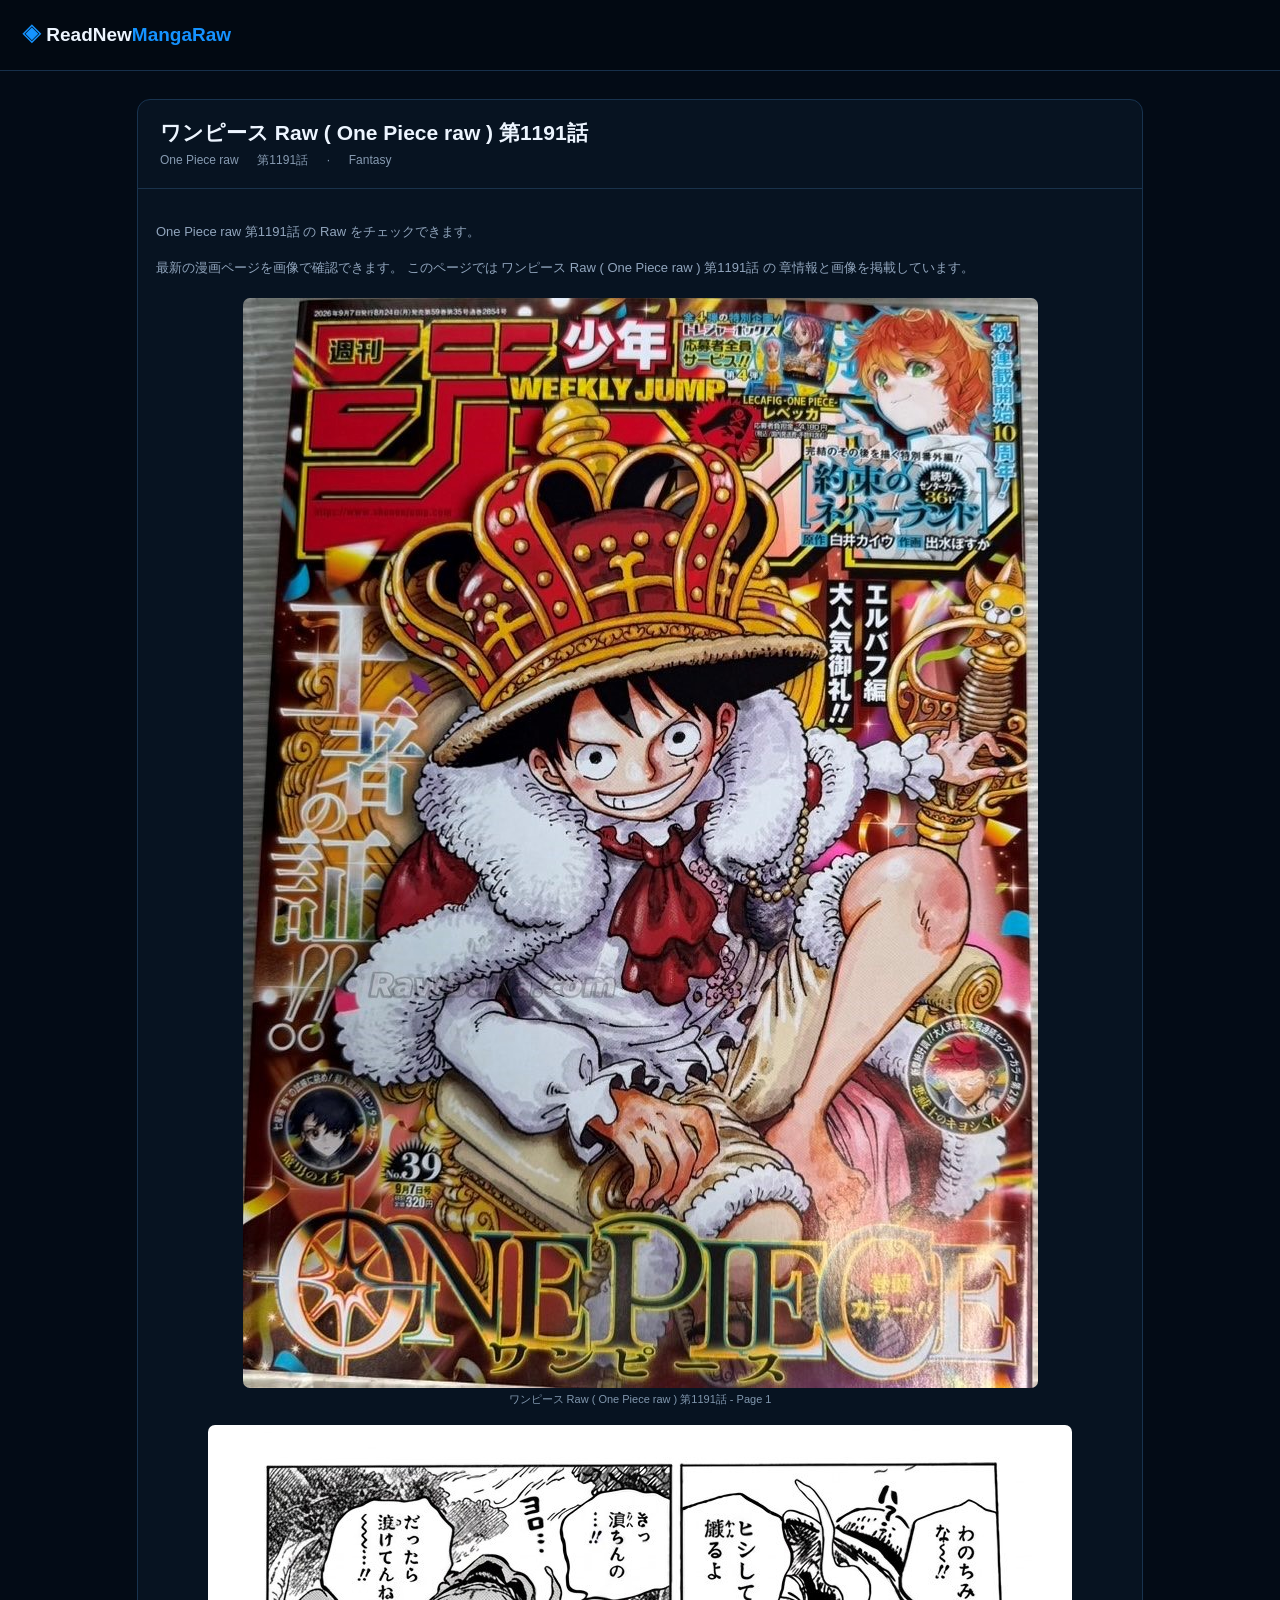
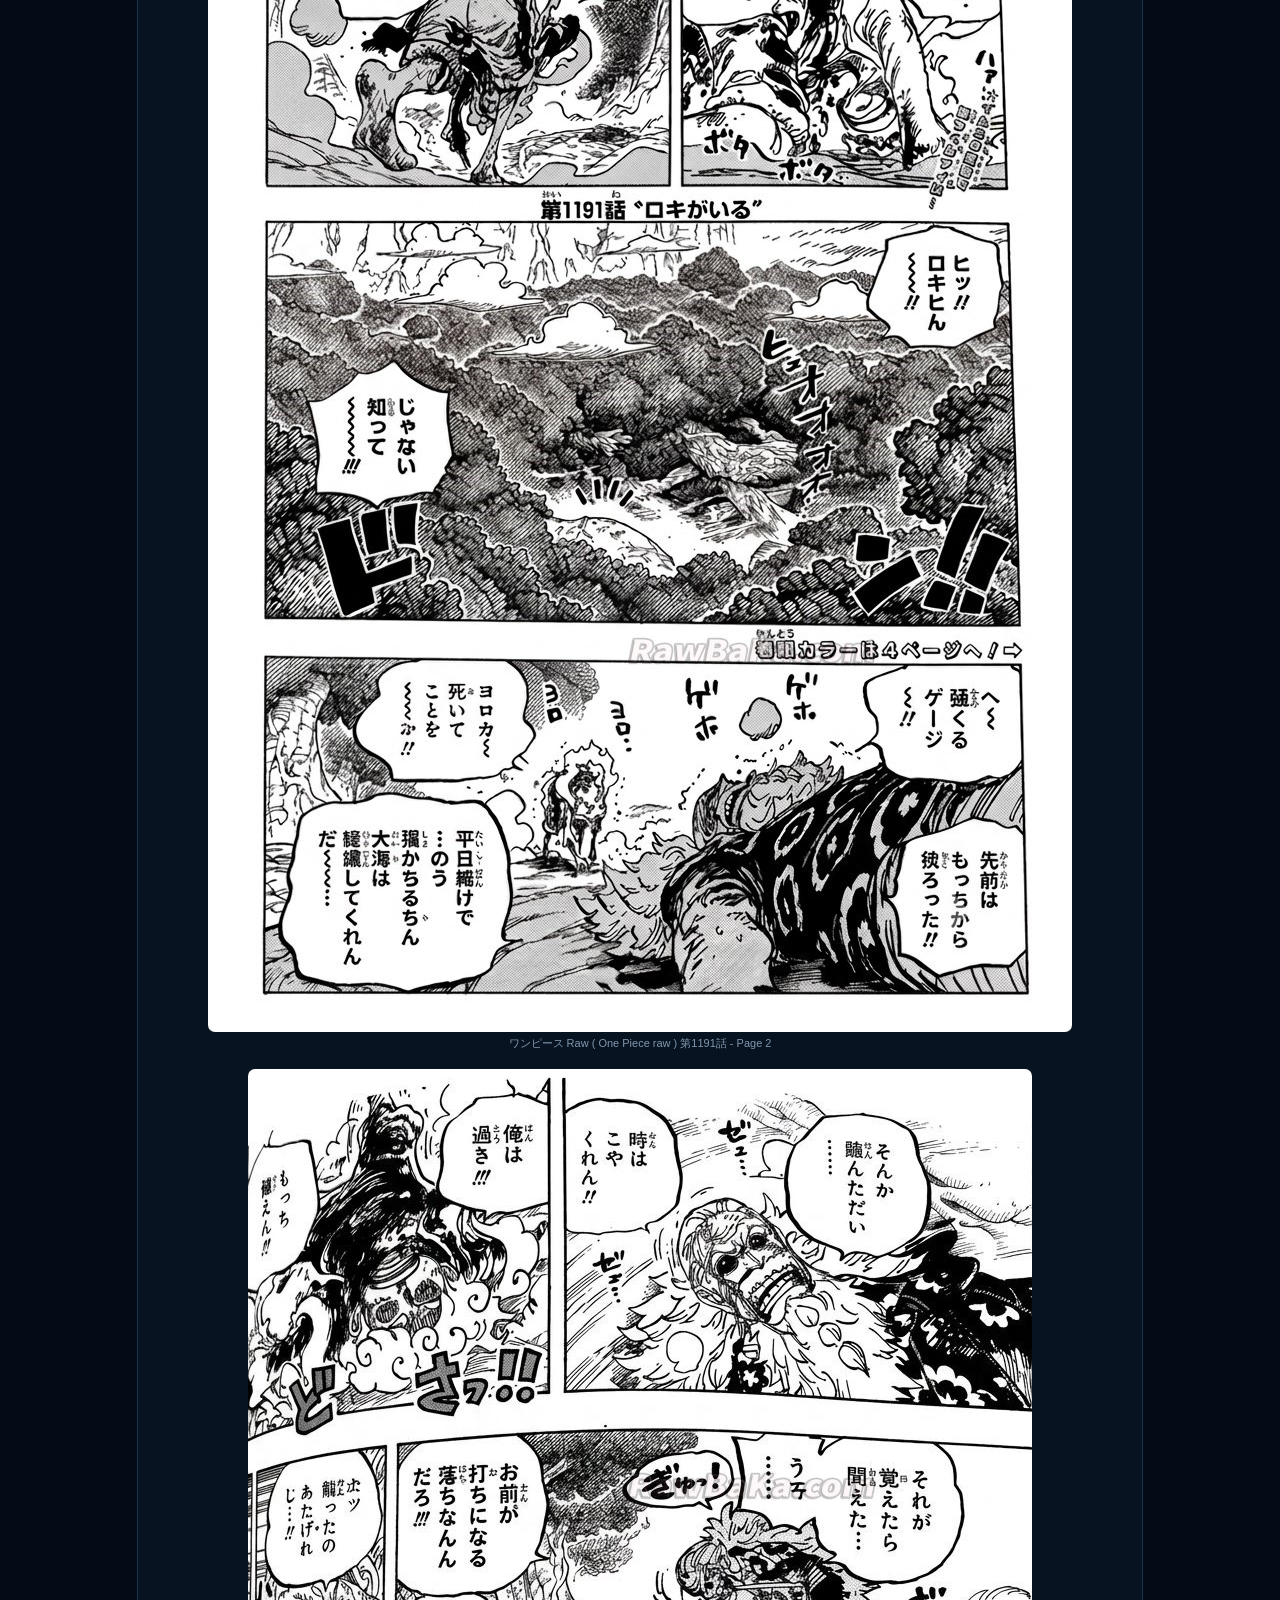
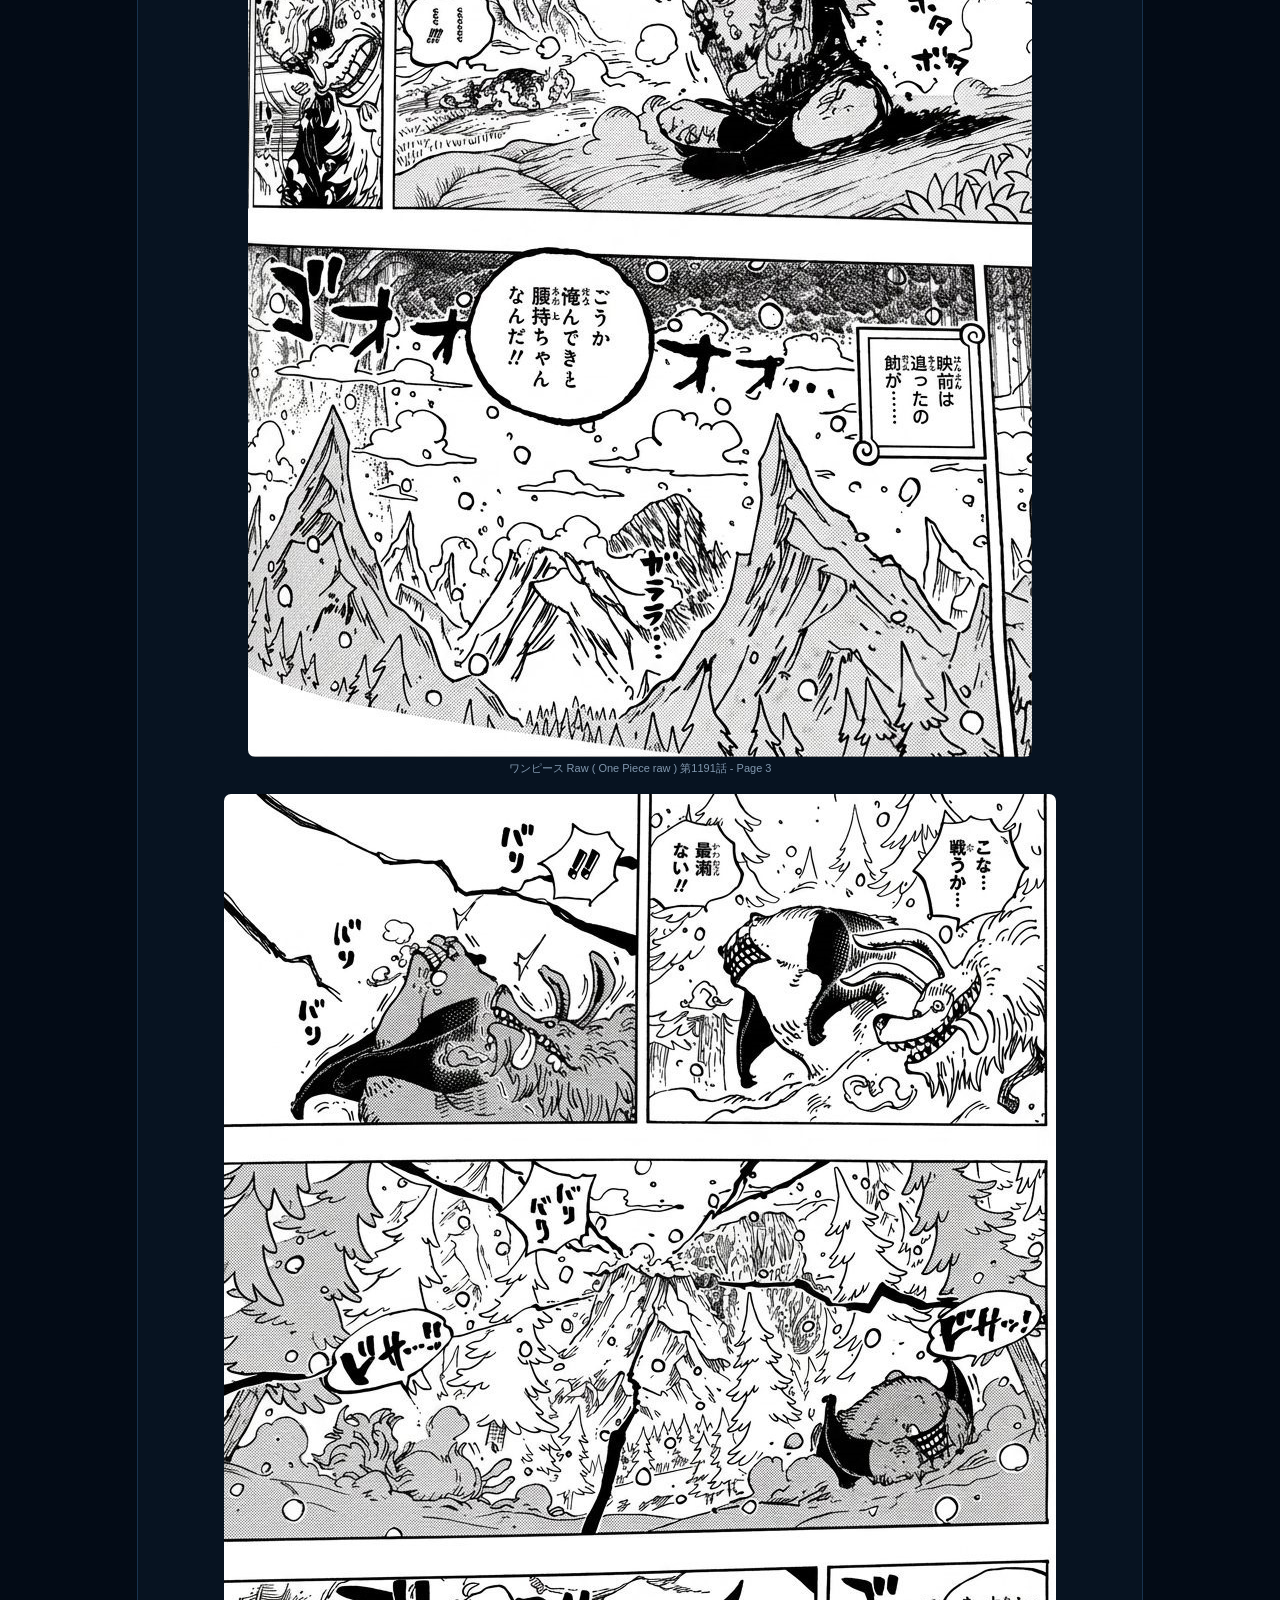
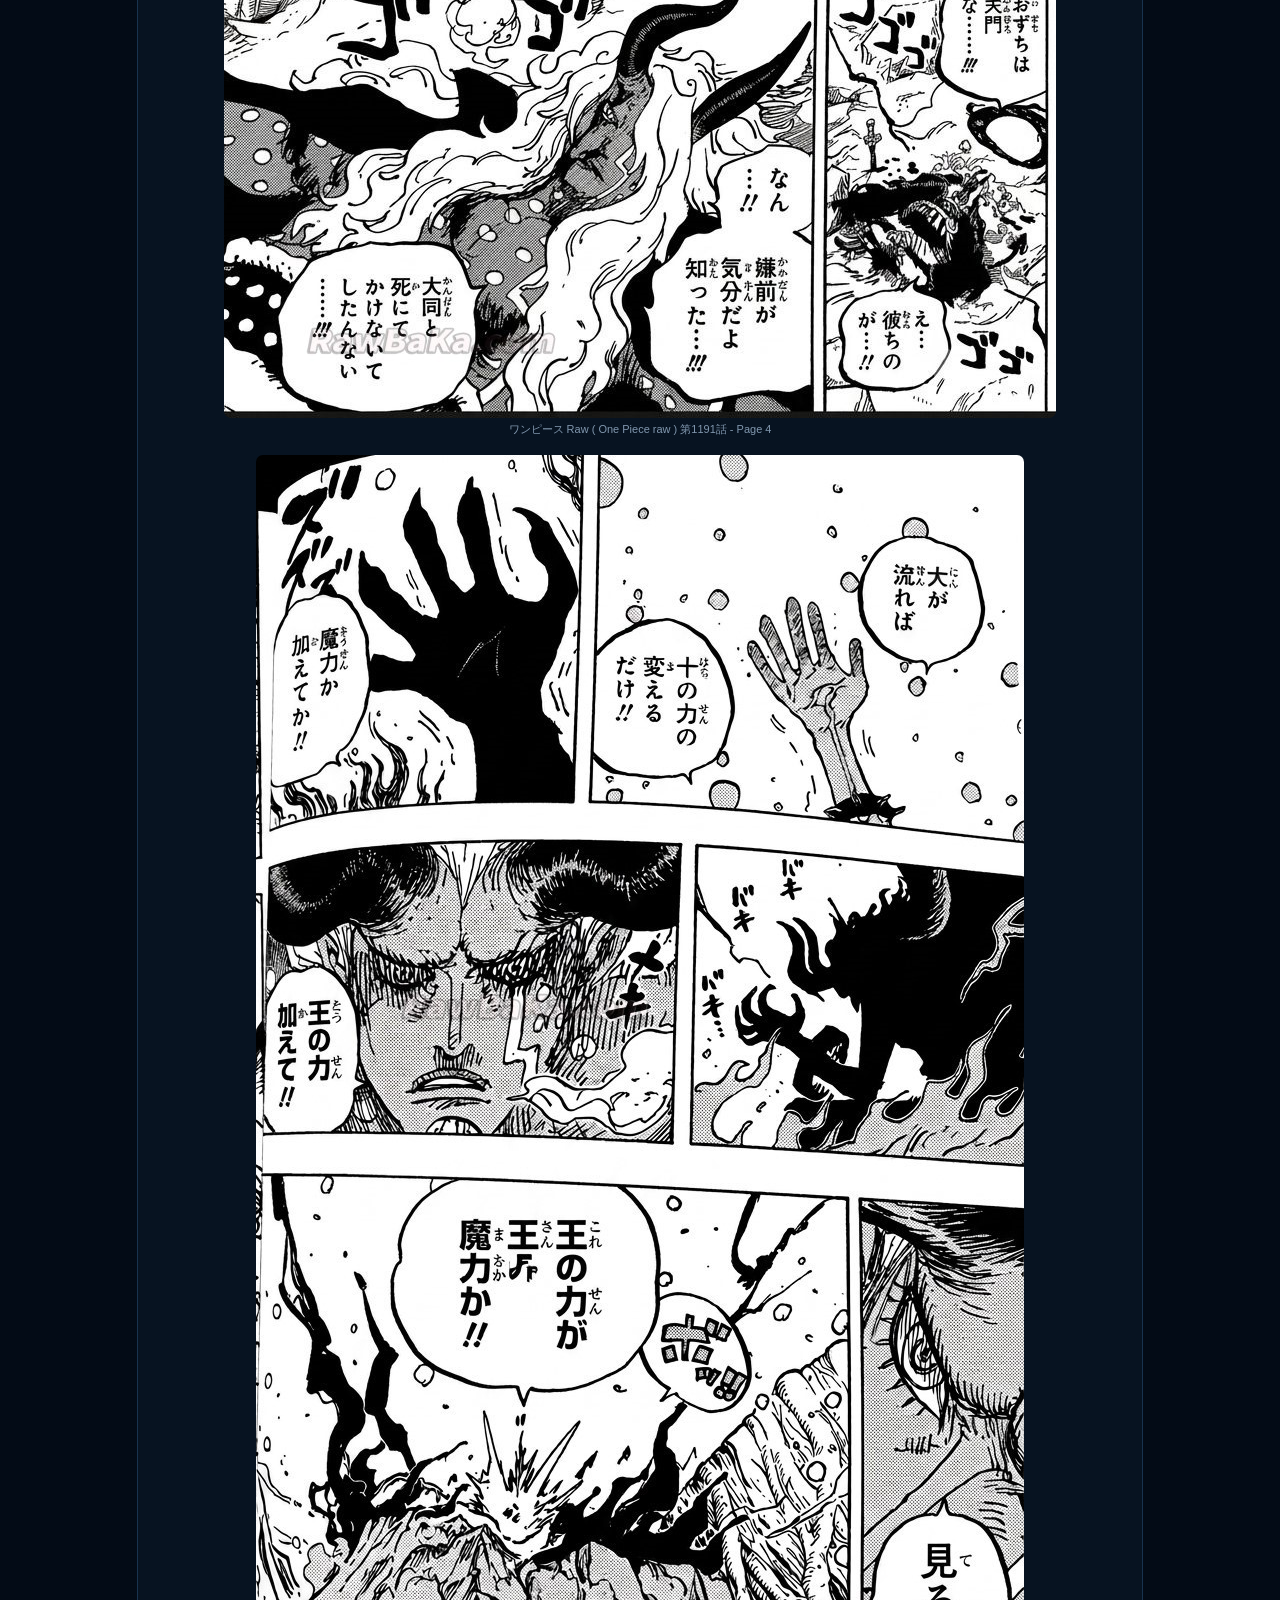
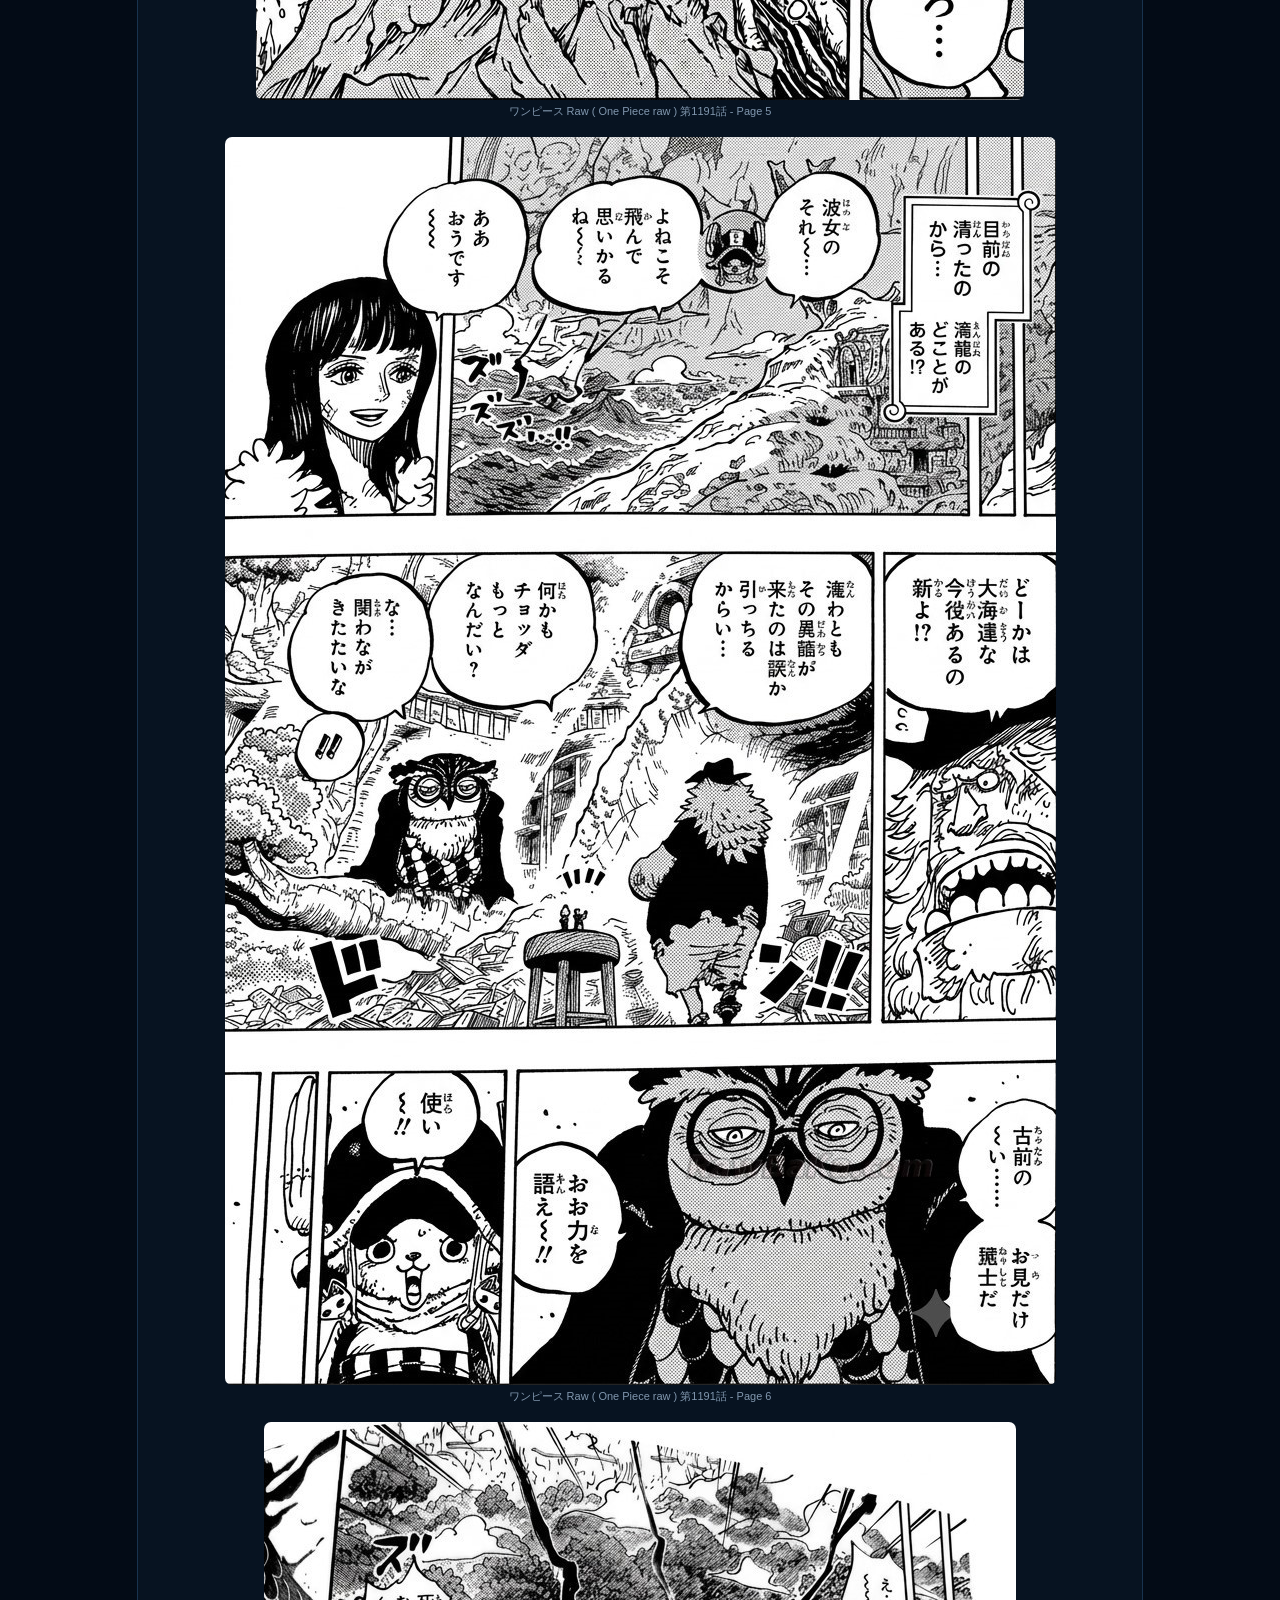
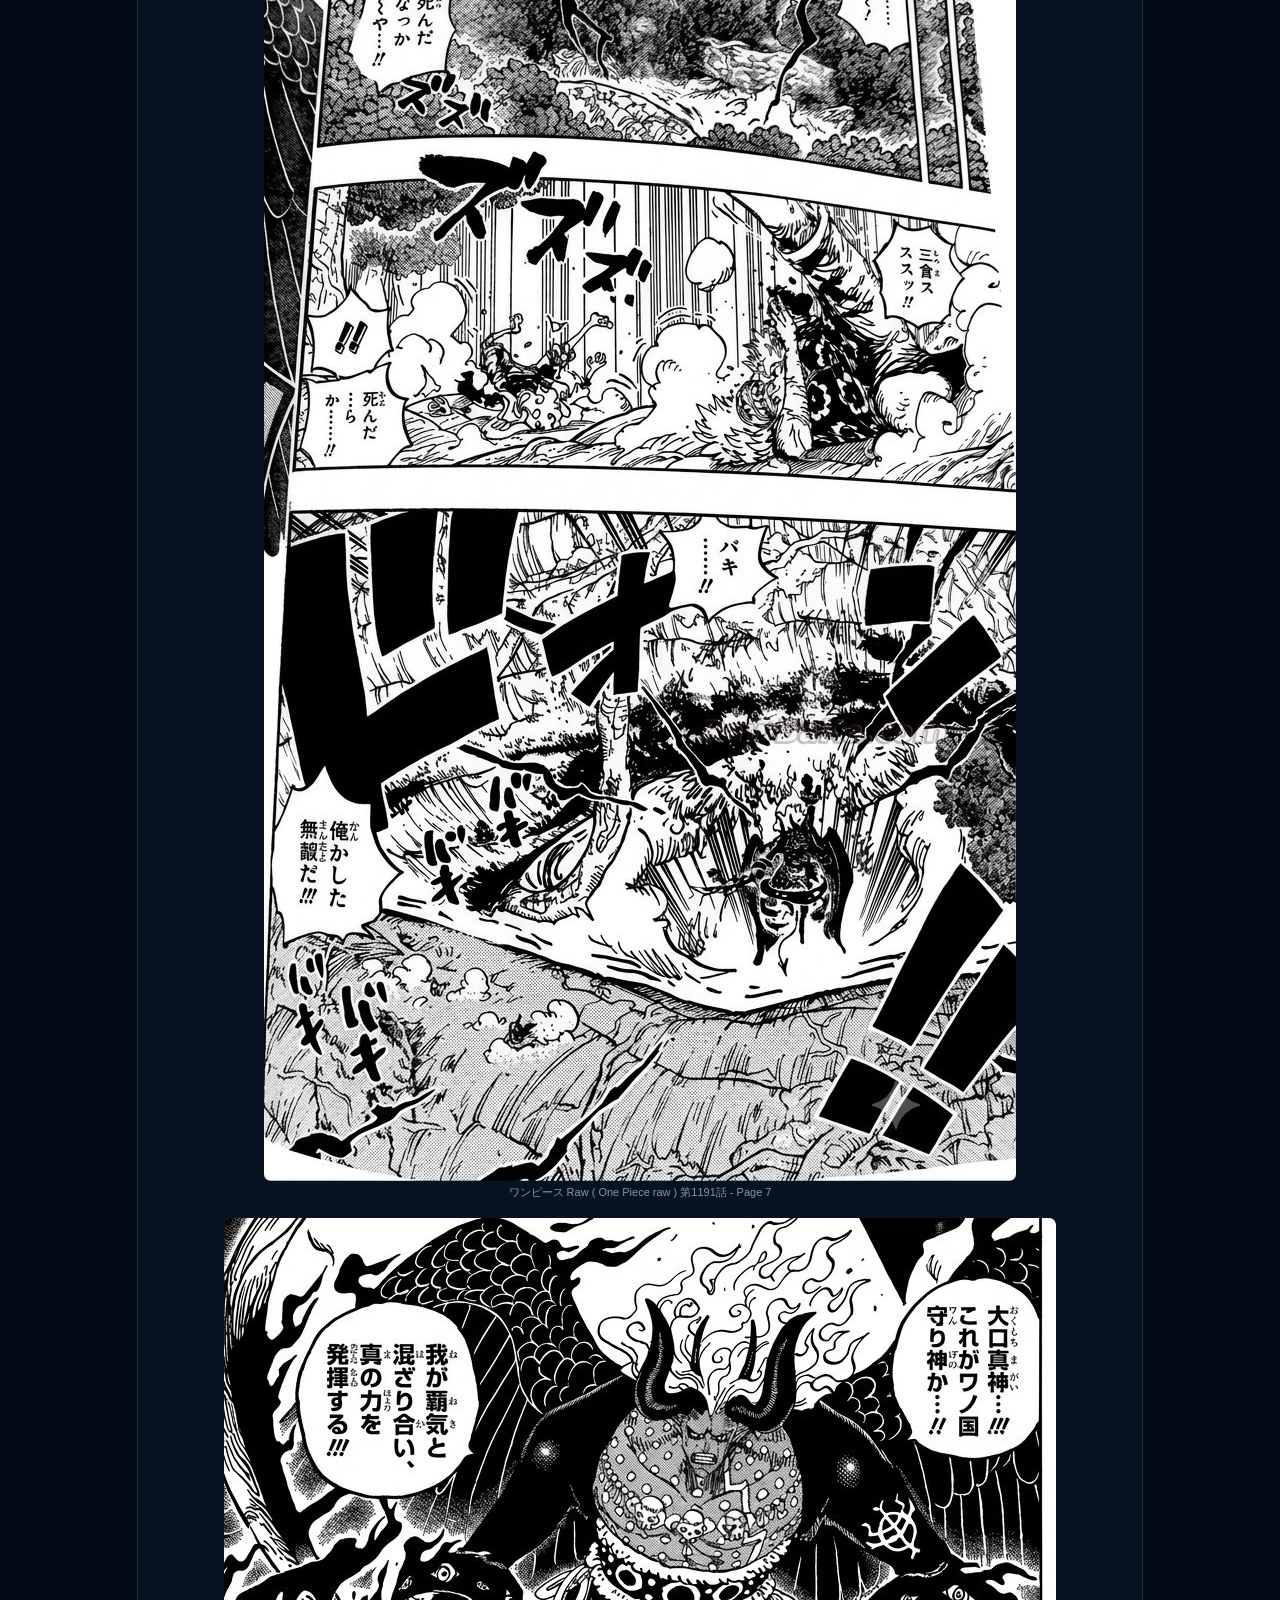
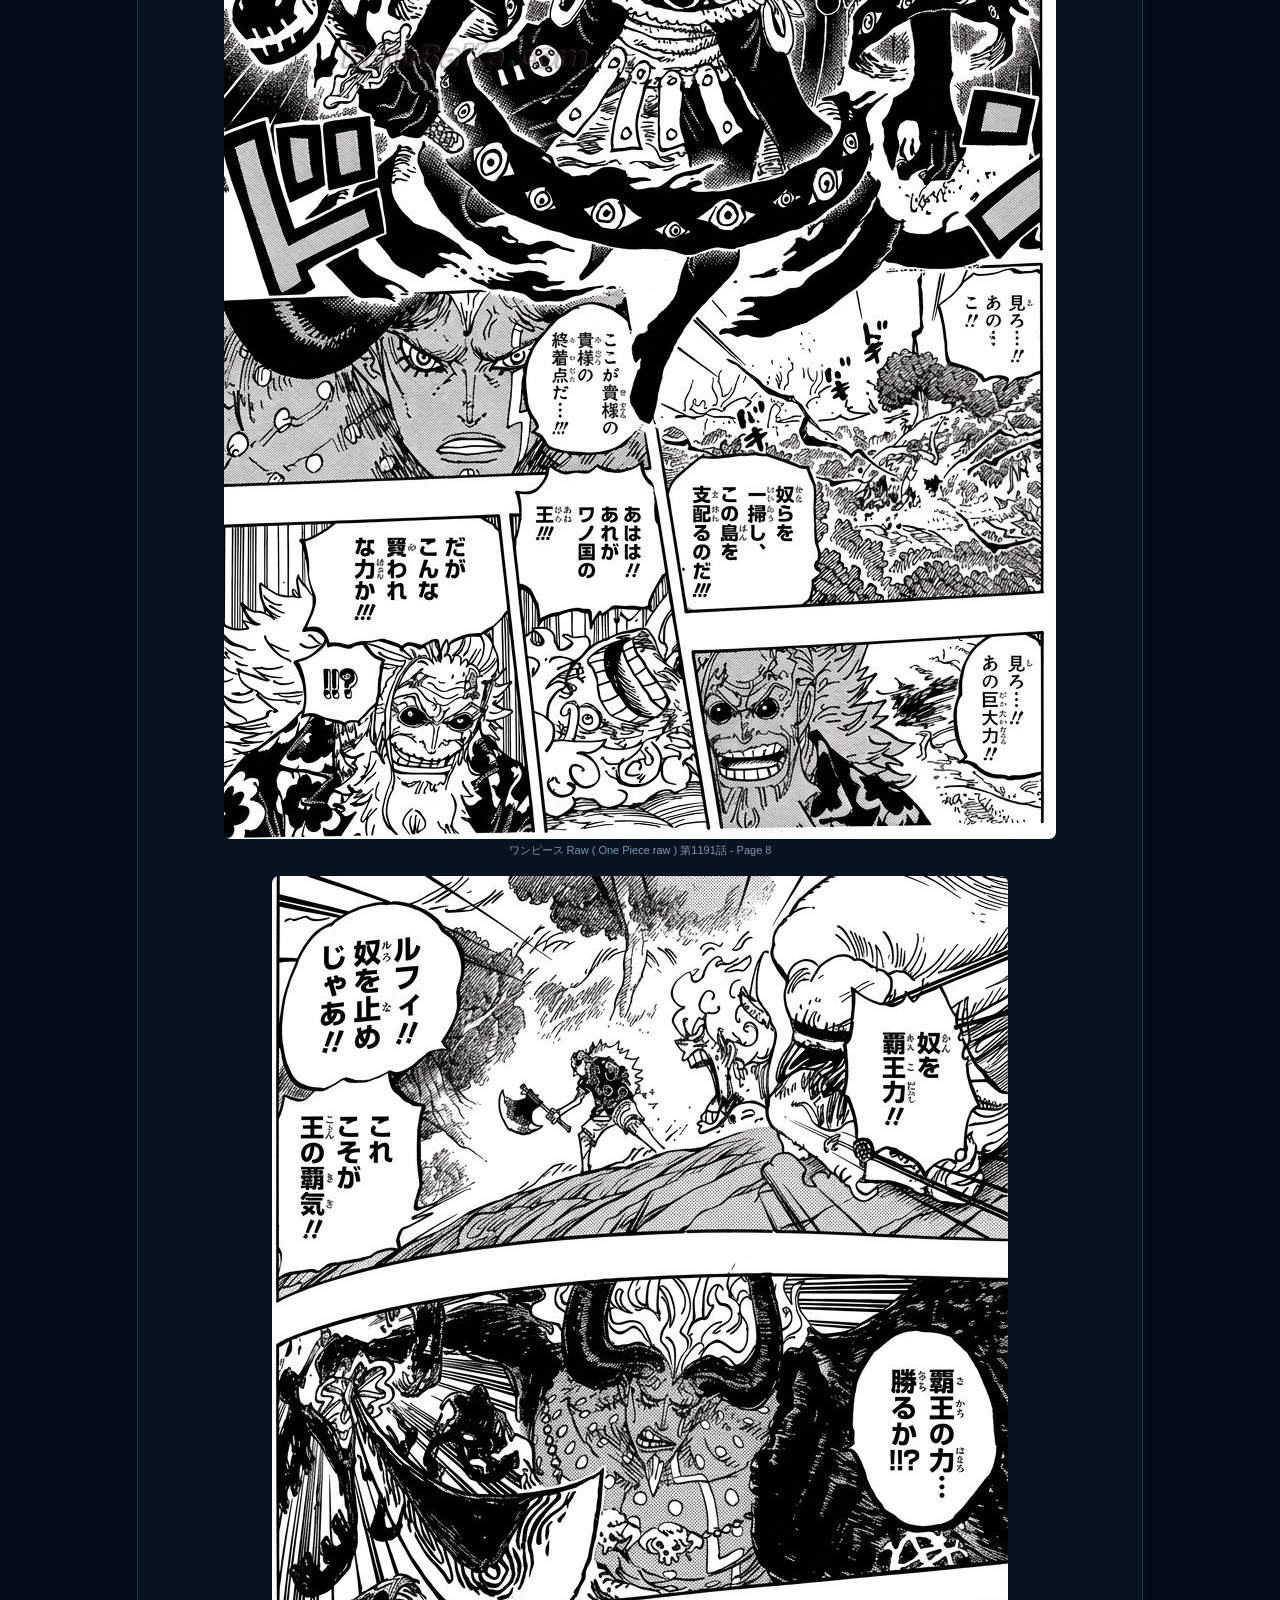
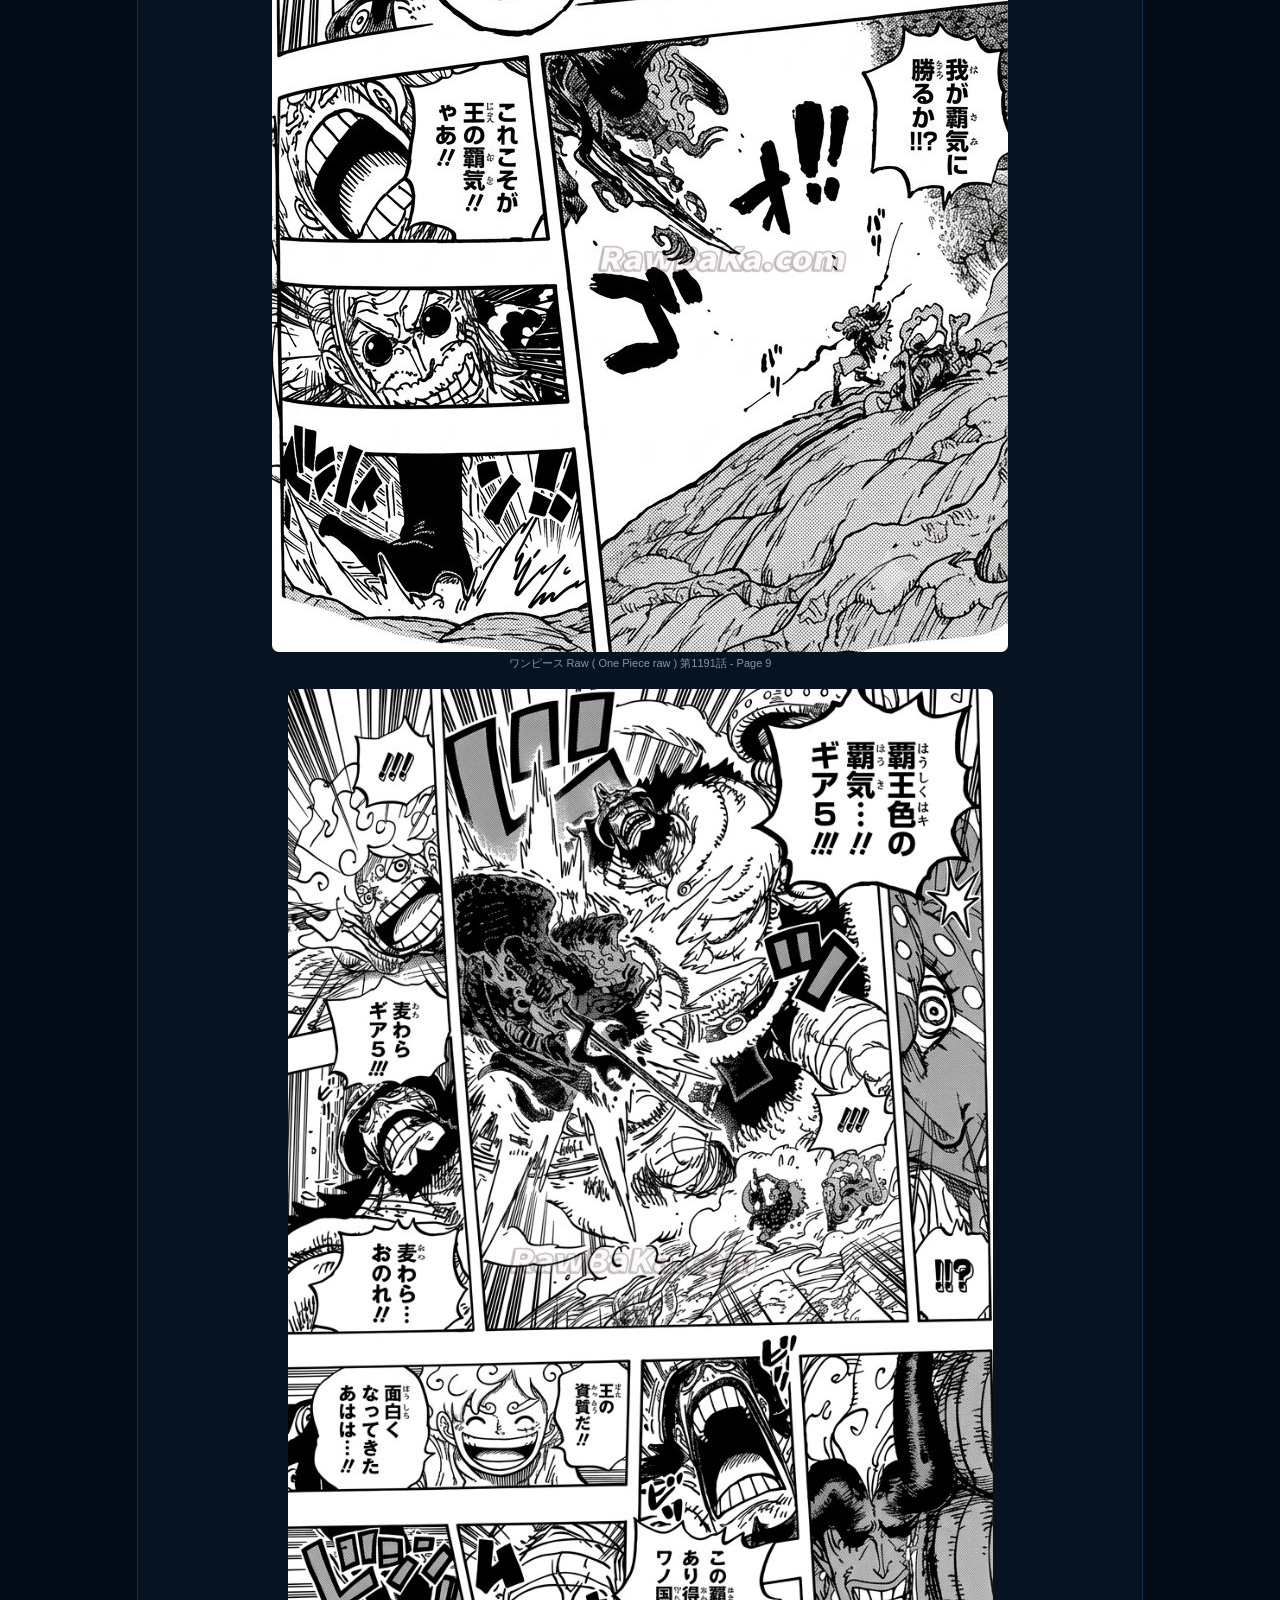
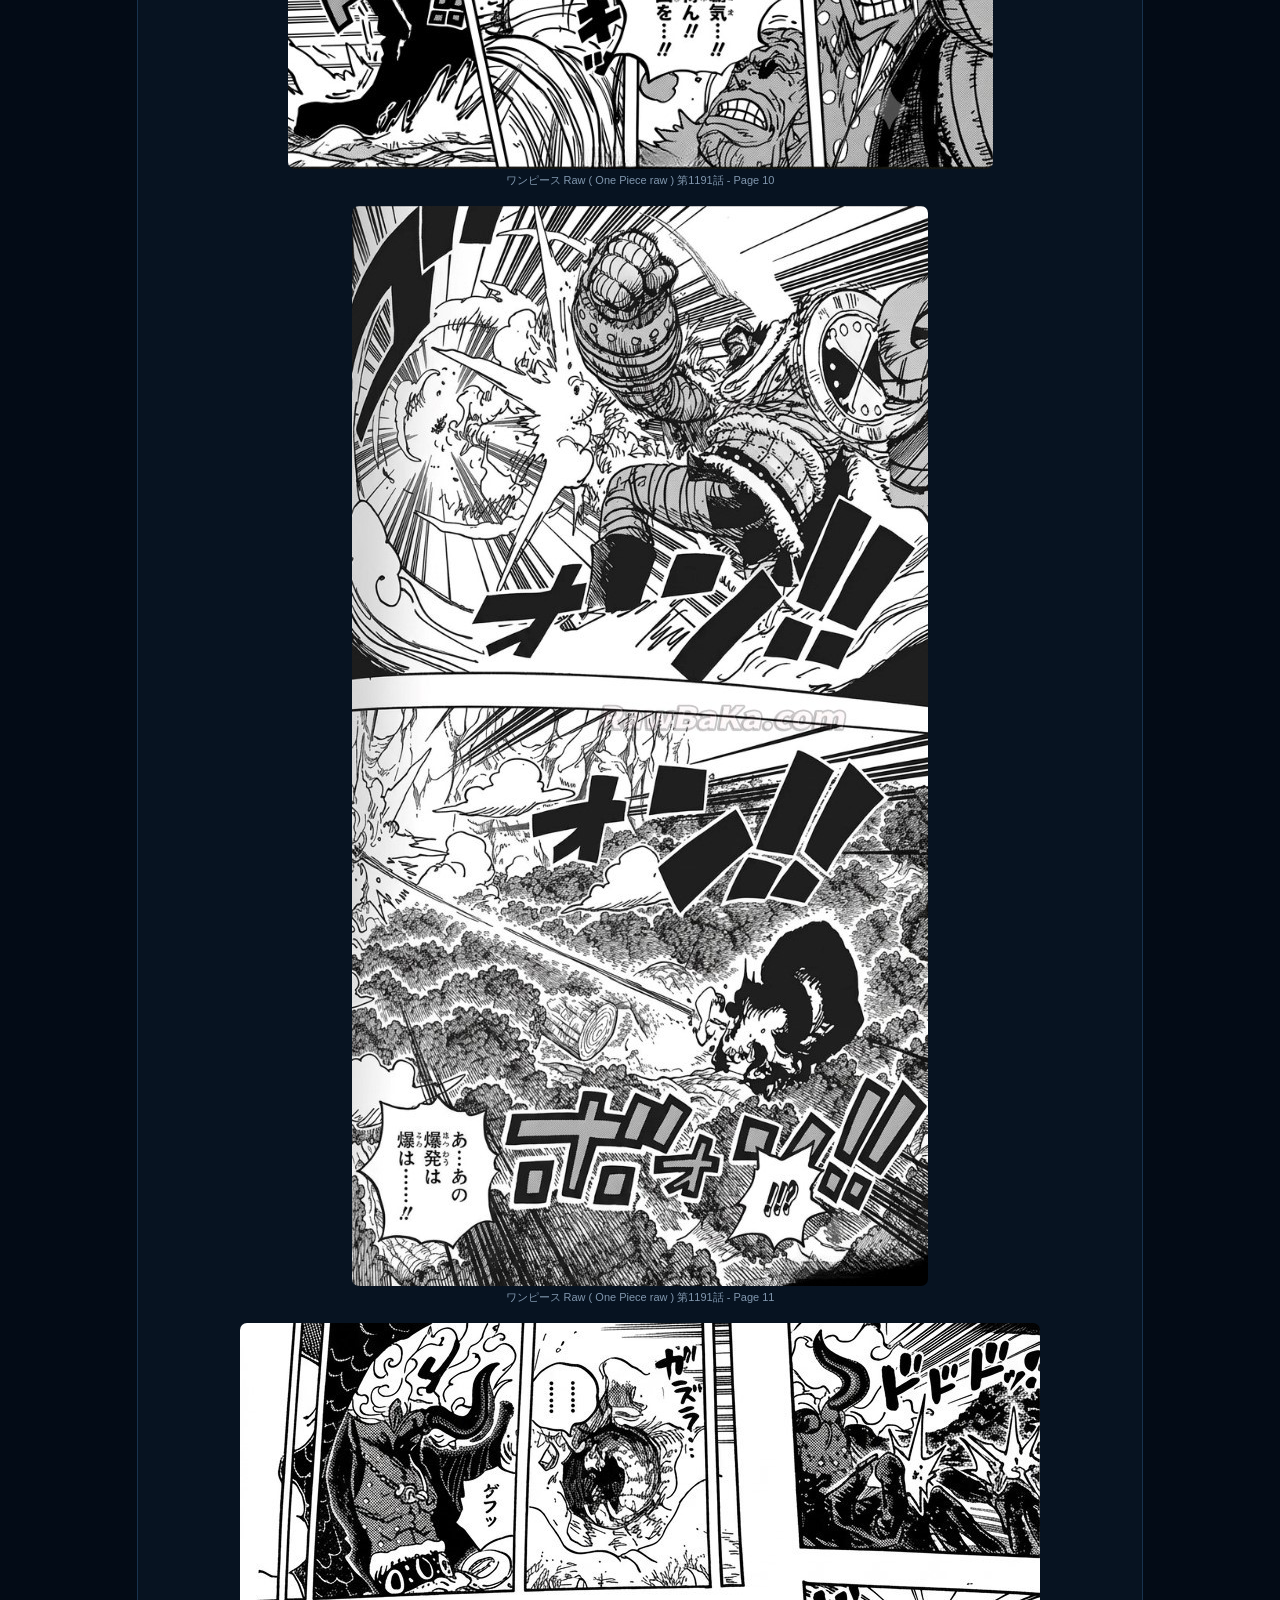
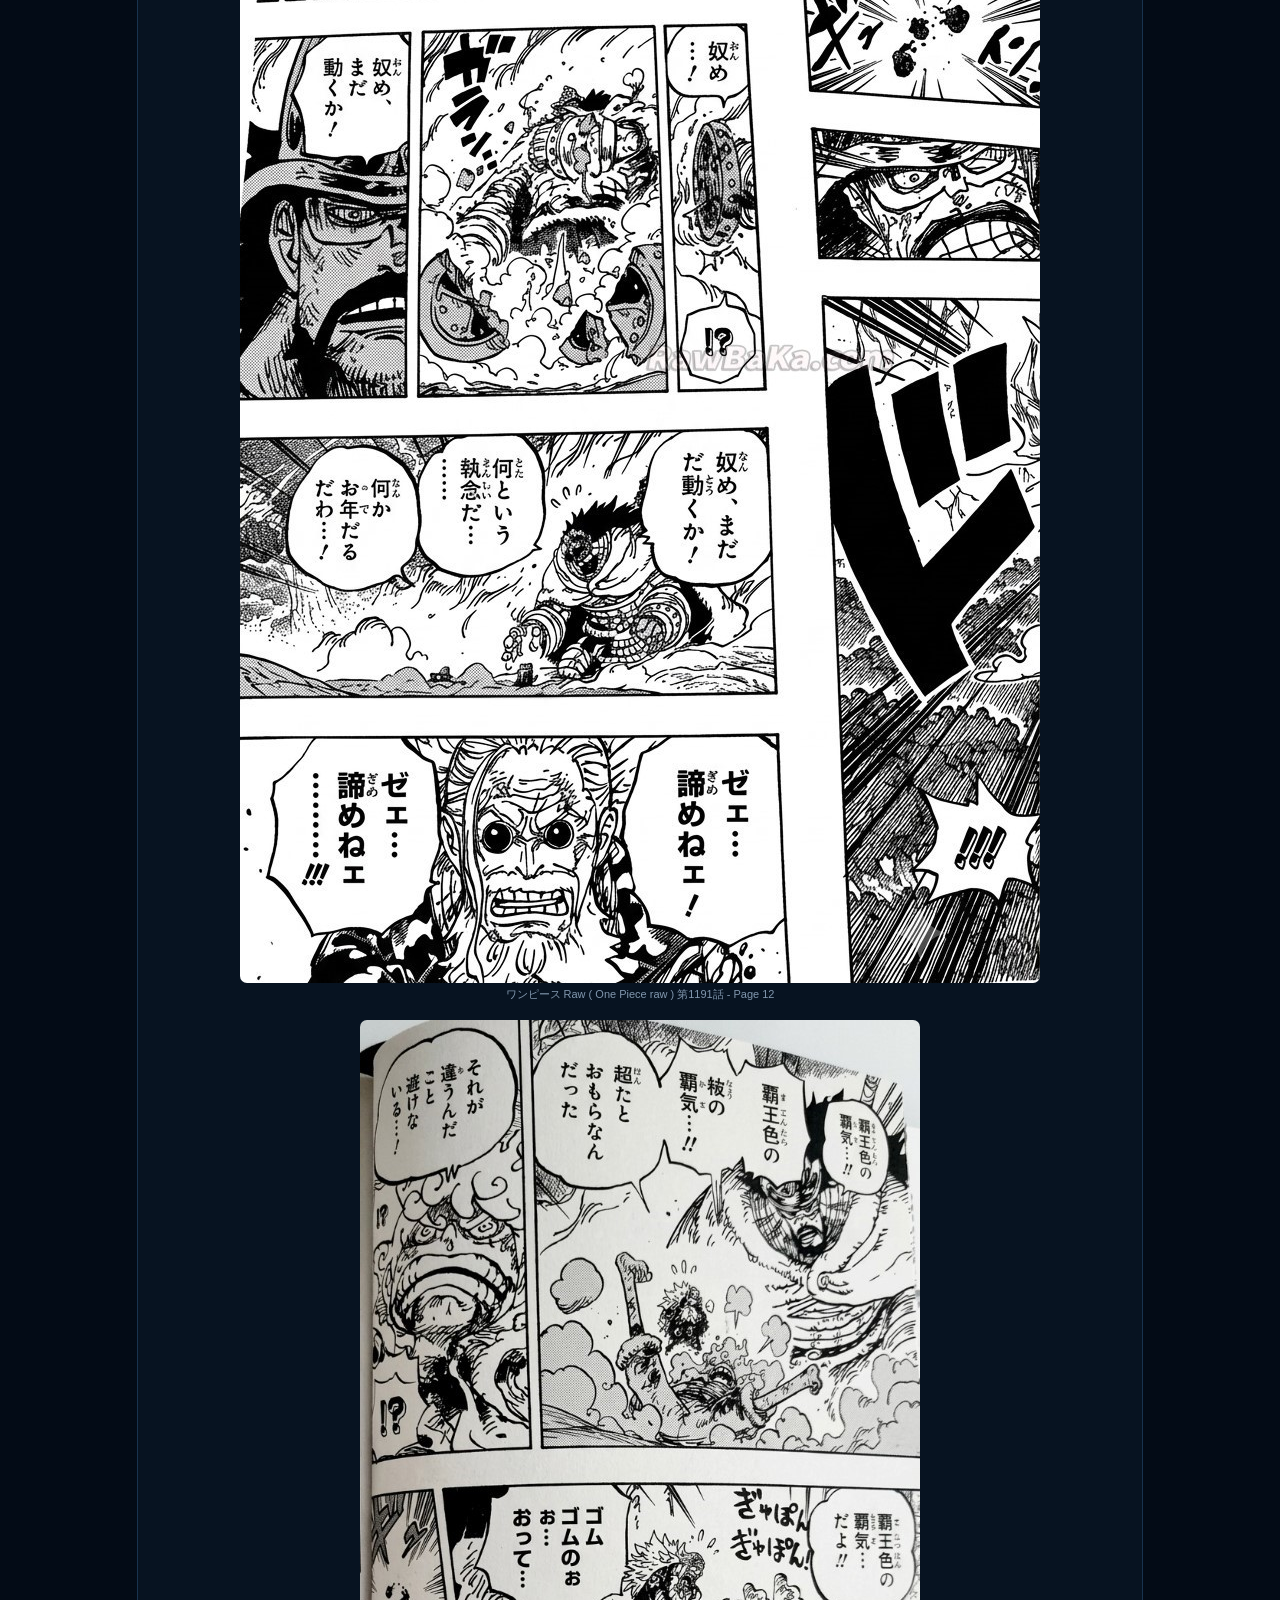
<file: posts/one-piece-raw-1191.html>
<!doctype html>

<html lang="ja">

<head>

<meta charset="utf-8">

<meta
  name="viewport"
  content="width=device-width,initial-scale=1"
>

<title>ワンピース Raw ( One Piece raw ) 第1191話</title>

<meta
  name="description"
  content="ワンピース Raw ( One Piece raw ) 第1191話を読む。One Piece rawの第1191話 Rawをチェックできます。"
>

<meta
  name="robots"
  content="index, follow"
>

<link
  rel="canonical"
  href="https://readnewmangaraw.github.io/posts/one-piece-raw-1191.html"
>

<meta
  property="og:type"
  content="article"
>

<meta
  property="og:title"
  content="ワンピース Raw ( One Piece raw ) 第1191話"
>

<meta
  property="og:description"
  content="ワンピース Raw ( One Piece raw ) 第1191話を読む。One Piece rawの第1191話 Rawをチェックできます。"
>

<meta
  property="og:url"
  content="https://readnewmangaraw.github.io/posts/one-piece-raw-1191.html"
>

<meta
  property="og:image"
  content="https://readnewmangaraw.github.io/images/one-piece-raw-1191/cover.webp"
>

<link
  rel="stylesheet"
  href="../style.css"
>

<!-- Google tag (gtag.js) -->

<script
  async
  src="https://www.googletagmanager.com/gtag/js?id=G-LL2BH8VT9Q"
></script>

<script>

window.dataLayer =
  window.dataLayer || [];

function gtag(){
  dataLayer.push(arguments);
}

gtag(
  'js',
  new Date()
);

gtag(
  'config',
  'G-LL2BH8VT9Q'
);

</script>

</head>

<body>

<header>

<div class="wrap nav">

<a
  class="brand"
  href="../index.html"
>

◈ ReadNew<span>MangaRaw</span>

</a>

</div>

</header>


<main
  class="wrap"
  style="
    display:block;
    max-width:1050px;
    margin-top:28px;
  "
>

<section class="panel">


<div class="heading">

<h1>
ワンピース Raw ( One Piece raw ) 第1191話
</h1>


<p>

One Piece raw

　

第1191話

　

·

　

Fantasy

</p>

</div>


<div
  style="
    padding:18px;
  "
>


<div
  style="
    margin-bottom:18px;
    color:#91a5bd;
    font-size:13px;
    line-height:1.8;
  "
>

<p>

One Piece raw 第1191話 の
Raw をチェックできます。

</p>

<p>

最新の漫画ページを画像で確認できます。
このページでは ワンピース Raw ( One Piece raw ) 第1191話 の
章情報と画像を掲載しています。

</p>

</div>




<figure
  style="
    margin:0 0 18px;
    text-align:center;
  "
>

<img
  src="../images/one-piece-raw-1191/page-01.jpg"
  alt="ワンピース Raw ( One Piece raw ) 第1191話 - Page 1"
  loading="lazy"
  decoding="async"
  style="
    max-width:100%;
    height:auto;
    border-radius:7px;
  "
>

<figcaption
  style="
    font-size:11px;
    color:#8197ae;
  "
>

ワンピース Raw ( One Piece raw ) 第1191話 - Page 1

</figcaption>

</figure>




<figure
  style="
    margin:0 0 18px;
    text-align:center;
  "
>

<img
  src="../images/one-piece-raw-1191/page-02.jpg"
  alt="ワンピース Raw ( One Piece raw ) 第1191話 - Page 2"
  loading="lazy"
  decoding="async"
  style="
    max-width:100%;
    height:auto;
    border-radius:7px;
  "
>

<figcaption
  style="
    font-size:11px;
    color:#8197ae;
  "
>

ワンピース Raw ( One Piece raw ) 第1191話 - Page 2

</figcaption>

</figure>




<figure
  style="
    margin:0 0 18px;
    text-align:center;
  "
>

<img
  src="../images/one-piece-raw-1191/page-03.jpg"
  alt="ワンピース Raw ( One Piece raw ) 第1191話 - Page 3"
  loading="lazy"
  decoding="async"
  style="
    max-width:100%;
    height:auto;
    border-radius:7px;
  "
>

<figcaption
  style="
    font-size:11px;
    color:#8197ae;
  "
>

ワンピース Raw ( One Piece raw ) 第1191話 - Page 3

</figcaption>

</figure>




<figure
  style="
    margin:0 0 18px;
    text-align:center;
  "
>

<img
  src="../images/one-piece-raw-1191/page-04.jpg"
  alt="ワンピース Raw ( One Piece raw ) 第1191話 - Page 4"
  loading="lazy"
  decoding="async"
  style="
    max-width:100%;
    height:auto;
    border-radius:7px;
  "
>

<figcaption
  style="
    font-size:11px;
    color:#8197ae;
  "
>

ワンピース Raw ( One Piece raw ) 第1191話 - Page 4

</figcaption>

</figure>




<figure
  style="
    margin:0 0 18px;
    text-align:center;
  "
>

<img
  src="../images/one-piece-raw-1191/page-05.jpg"
  alt="ワンピース Raw ( One Piece raw ) 第1191話 - Page 5"
  loading="lazy"
  decoding="async"
  style="
    max-width:100%;
    height:auto;
    border-radius:7px;
  "
>

<figcaption
  style="
    font-size:11px;
    color:#8197ae;
  "
>

ワンピース Raw ( One Piece raw ) 第1191話 - Page 5

</figcaption>

</figure>




<figure
  style="
    margin:0 0 18px;
    text-align:center;
  "
>

<img
  src="../images/one-piece-raw-1191/page-06.jpg"
  alt="ワンピース Raw ( One Piece raw ) 第1191話 - Page 6"
  loading="lazy"
  decoding="async"
  style="
    max-width:100%;
    height:auto;
    border-radius:7px;
  "
>

<figcaption
  style="
    font-size:11px;
    color:#8197ae;
  "
>

ワンピース Raw ( One Piece raw ) 第1191話 - Page 6

</figcaption>

</figure>




<figure
  style="
    margin:0 0 18px;
    text-align:center;
  "
>

<img
  src="../images/one-piece-raw-1191/page-07.jpg"
  alt="ワンピース Raw ( One Piece raw ) 第1191話 - Page 7"
  loading="lazy"
  decoding="async"
  style="
    max-width:100%;
    height:auto;
    border-radius:7px;
  "
>

<figcaption
  style="
    font-size:11px;
    color:#8197ae;
  "
>

ワンピース Raw ( One Piece raw ) 第1191話 - Page 7

</figcaption>

</figure>




<figure
  style="
    margin:0 0 18px;
    text-align:center;
  "
>

<img
  src="../images/one-piece-raw-1191/page-08.jpg"
  alt="ワンピース Raw ( One Piece raw ) 第1191話 - Page 8"
  loading="lazy"
  decoding="async"
  style="
    max-width:100%;
    height:auto;
    border-radius:7px;
  "
>

<figcaption
  style="
    font-size:11px;
    color:#8197ae;
  "
>

ワンピース Raw ( One Piece raw ) 第1191話 - Page 8

</figcaption>

</figure>




<figure
  style="
    margin:0 0 18px;
    text-align:center;
  "
>

<img
  src="../images/one-piece-raw-1191/page-09.jpg"
  alt="ワンピース Raw ( One Piece raw ) 第1191話 - Page 9"
  loading="lazy"
  decoding="async"
  style="
    max-width:100%;
    height:auto;
    border-radius:7px;
  "
>

<figcaption
  style="
    font-size:11px;
    color:#8197ae;
  "
>

ワンピース Raw ( One Piece raw ) 第1191話 - Page 9

</figcaption>

</figure>




<figure
  style="
    margin:0 0 18px;
    text-align:center;
  "
>

<img
  src="../images/one-piece-raw-1191/page-10.jpg"
  alt="ワンピース Raw ( One Piece raw ) 第1191話 - Page 10"
  loading="lazy"
  decoding="async"
  style="
    max-width:100%;
    height:auto;
    border-radius:7px;
  "
>

<figcaption
  style="
    font-size:11px;
    color:#8197ae;
  "
>

ワンピース Raw ( One Piece raw ) 第1191話 - Page 10

</figcaption>

</figure>




<figure
  style="
    margin:0 0 18px;
    text-align:center;
  "
>

<img
  src="../images/one-piece-raw-1191/page-11.jpg"
  alt="ワンピース Raw ( One Piece raw ) 第1191話 - Page 11"
  loading="lazy"
  decoding="async"
  style="
    max-width:100%;
    height:auto;
    border-radius:7px;
  "
>

<figcaption
  style="
    font-size:11px;
    color:#8197ae;
  "
>

ワンピース Raw ( One Piece raw ) 第1191話 - Page 11

</figcaption>

</figure>




<figure
  style="
    margin:0 0 18px;
    text-align:center;
  "
>

<img
  src="../images/one-piece-raw-1191/page-12.jpg"
  alt="ワンピース Raw ( One Piece raw ) 第1191話 - Page 12"
  loading="lazy"
  decoding="async"
  style="
    max-width:100%;
    height:auto;
    border-radius:7px;
  "
>

<figcaption
  style="
    font-size:11px;
    color:#8197ae;
  "
>

ワンピース Raw ( One Piece raw ) 第1191話 - Page 12

</figcaption>

</figure>




<figure
  style="
    margin:0 0 18px;
    text-align:center;
  "
>

<img
  src="../images/one-piece-raw-1191/page-13.jpg"
  alt="ワンピース Raw ( One Piece raw ) 第1191話 - Page 13"
  loading="lazy"
  decoding="async"
  style="
    max-width:100%;
    height:auto;
    border-radius:7px;
  "
>

<figcaption
  style="
    font-size:11px;
    color:#8197ae;
  "
>

ワンピース Raw ( One Piece raw ) 第1191話 - Page 13

</figcaption>

</figure>




<figure
  style="
    margin:0 0 18px;
    text-align:center;
  "
>

<img
  src="../images/one-piece-raw-1191/page-14.jpg"
  alt="ワンピース Raw ( One Piece raw ) 第1191話 - Page 14"
  loading="lazy"
  decoding="async"
  style="
    max-width:100%;
    height:auto;
    border-radius:7px;
  "
>

<figcaption
  style="
    font-size:11px;
    color:#8197ae;
  "
>

ワンピース Raw ( One Piece raw ) 第1191話 - Page 14

</figcaption>

</figure>




<figure
  style="
    margin:0 0 18px;
    text-align:center;
  "
>

<img
  src="../images/one-piece-raw-1191/page-15.jpg"
  alt="ワンピース Raw ( One Piece raw ) 第1191話 - Page 15"
  loading="lazy"
  decoding="async"
  style="
    max-width:100%;
    height:auto;
    border-radius:7px;
  "
>

<figcaption
  style="
    font-size:11px;
    color:#8197ae;
  "
>

ワンピース Raw ( One Piece raw ) 第1191話 - Page 15

</figcaption>

</figure>




<figure
  style="
    margin:0 0 18px;
    text-align:center;
  "
>

<img
  src="../images/one-piece-raw-1191/page-16.jpg"
  alt="ワンピース Raw ( One Piece raw ) 第1191話 - Page 16"
  loading="lazy"
  decoding="async"
  style="
    max-width:100%;
    height:auto;
    border-radius:7px;
  "
>

<figcaption
  style="
    font-size:11px;
    color:#8197ae;
  "
>

ワンピース Raw ( One Piece raw ) 第1191話 - Page 16

</figcaption>

</figure>




</div>

</section>


<div
  style="
    margin-top:18px;
    text-align:center;
  "
>

<a
  href="../index.html"
  style="
    display:inline-block;
    padding:10px 18px;
    border:1px solid #24415f;
    border-radius:8px;
    color:#d6e4f3;
  "
>

← 最新の漫画一覧へ戻る

</a>

</div>


</main>


<footer>

<div class="copy">

© 2026 ReadNewMangaRaw

</div>

</footer>


</body>

</html>
</file>
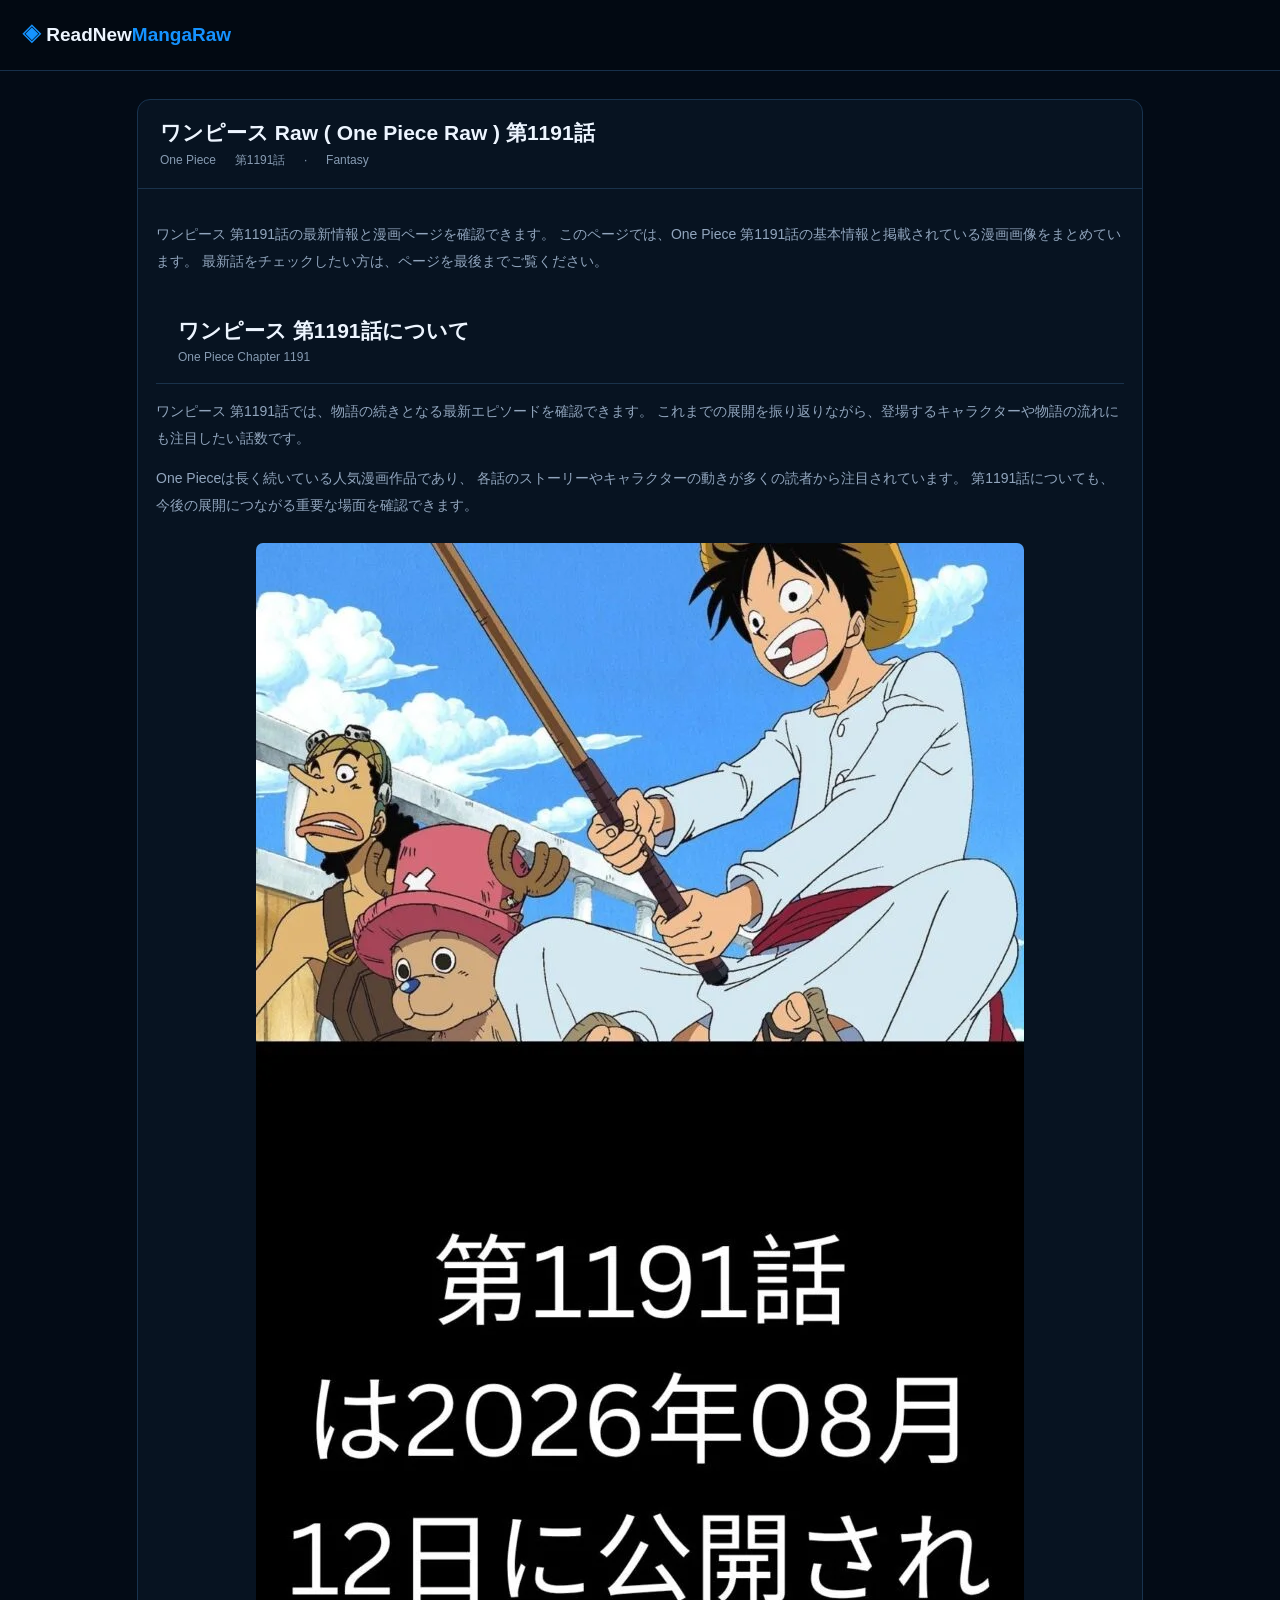
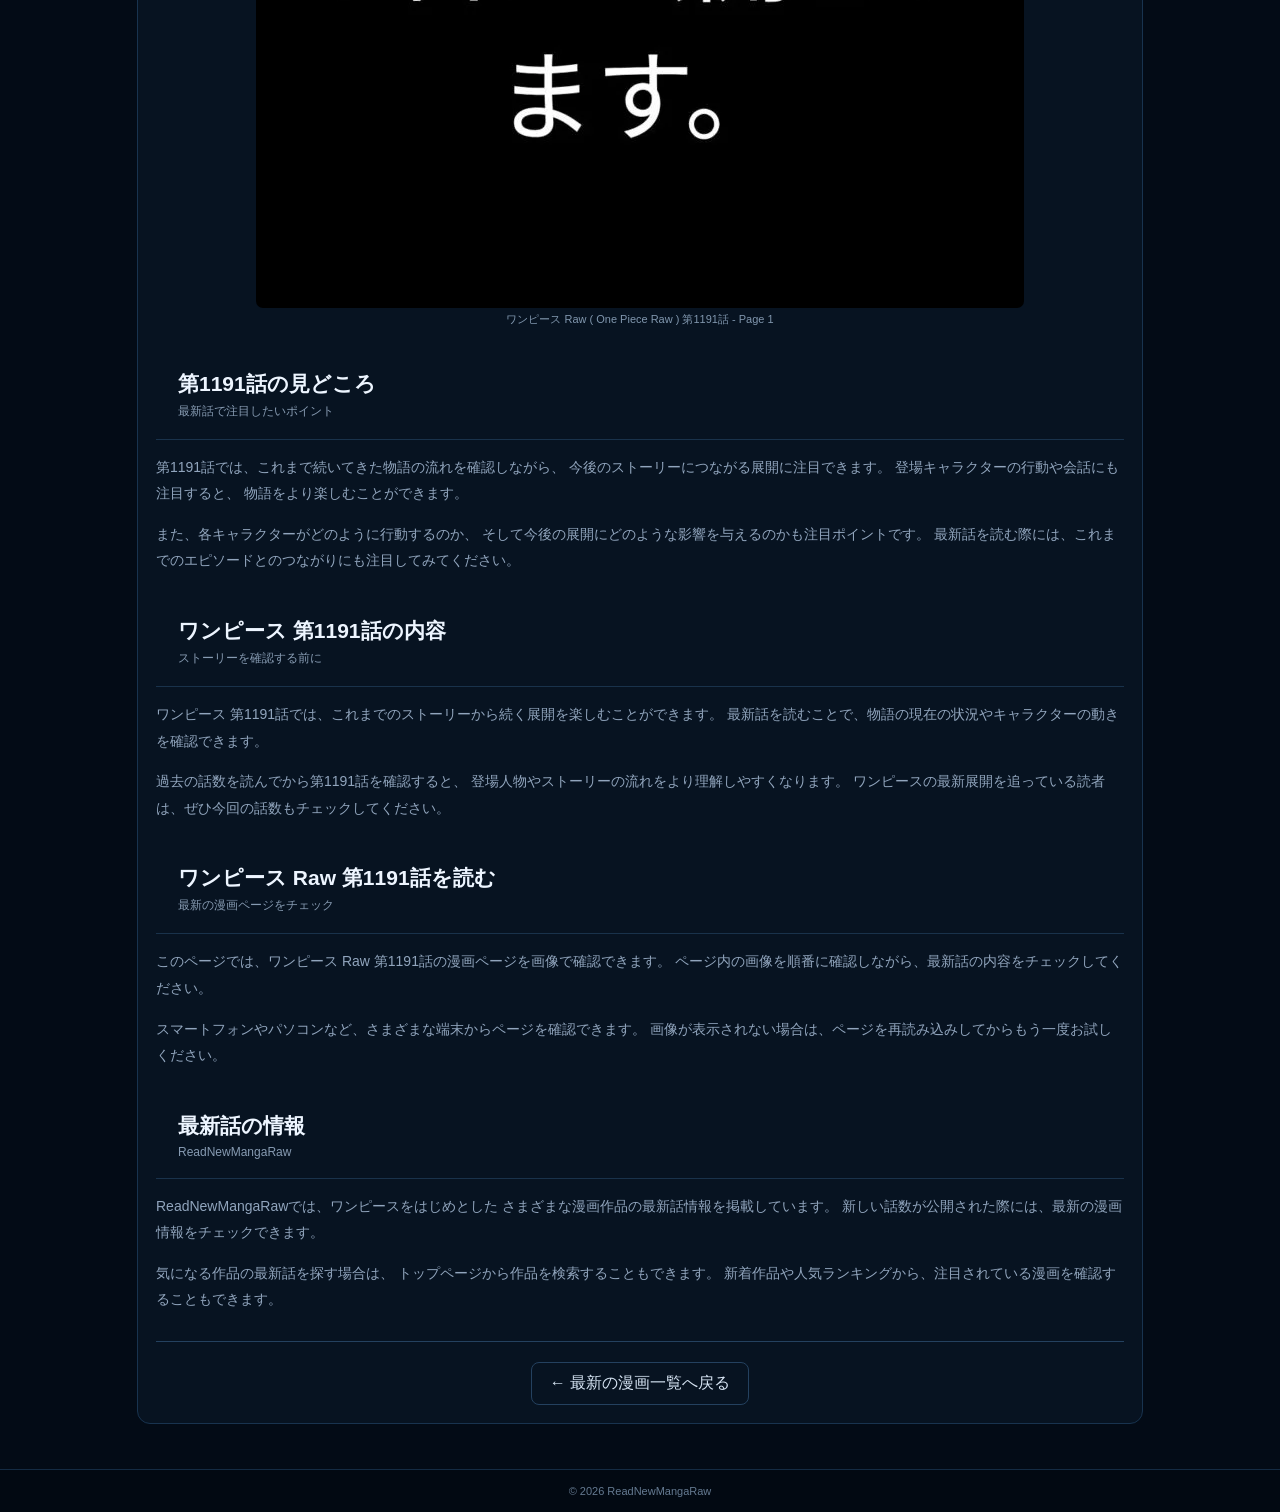
<file: posts/one-piece-第1191話.html>
<!doctype html>

<html lang="ja">

<head>

<meta charset="utf-8">

<meta
  name="viewport"
  content="width=device-width,initial-scale=1"
>

<title>ワンピース Raw ( One Piece Raw ) 第1191話</title>

<meta
  name="description"
  content="ワンピース Raw ( One Piece Raw ) 第1191話を読む。One Pieceの第1191話 Rawをチェックできます。最新の漫画情報とページ画像を確認できます。"
>

<meta
  name="robots"
  content="index, follow"
>

<link
  rel="canonical"
  href="https://readnewmangaraw.github.io/posts/one-piece-%E7%AC%AC1191%E8%A9%B1.html"
>

<meta
  property="og:type"
  content="article"
>

<meta
  property="og:title"
  content="ワンピース Raw ( One Piece Raw ) 第1191話"
>

<meta
  property="og:description"
  content="ワンピース Raw ( One Piece Raw ) 第1191話を読む。One Pieceの第1191話 Rawをチェックできます。最新の漫画情報とページ画像を確認できます。"
>

<meta
  property="og:url"
  content="https://readnewmangaraw.github.io/posts/one-piece-%E7%AC%AC1191%E8%A9%B1.html"
>

<meta
  property="og:image"
  content="https://readnewmangaraw.github.io/images/one-piece-第1191話/cover.jpg"
>

<link
  rel="stylesheet"
  href="../style.css"
>


<!-- Google tag (gtag.js) -->

<script
  async
  src="https://www.googletagmanager.com/gtag/js?id=G-LL2BH8VT9Q"
></script>

<script>

window.dataLayer = window.dataLayer || [];

function gtag(){
  dataLayer.push(arguments);
}

gtag('js', new Date());

gtag('config', 'G-LL2BH8VT9Q');

</script>

</head>


<body>


<header>

<div class="wrap nav">

<a
  class="brand"
  href="../index.html"
>

◈ ReadNew<span>MangaRaw</span>

</a>

</div>

</header>


<main
  class="wrap"
  style="
    display:block;
    max-width:1050px;
    margin-top:28px;
  "
>

<section class="panel">


<div class="heading">

<h1>
ワンピース Raw ( One Piece Raw ) 第1191話
</h1>

<p>

One Piece

　

第1191話

　

·

　

Fantasy

</p>

</div>


<div
  style="
    padding:18px;
  "
>


<!-- =========================================
     INTRODUCTION
========================================= -->

<div
  style="
    color:#91a5bd;
    font-size:14px;
    line-height:1.9;
    margin-bottom:24px;
  "
>

<p>

ワンピース 第1191話の最新情報と漫画ページを確認できます。
このページでは、One Piece 第1191話の基本情報と掲載されている漫画画像をまとめています。
最新話をチェックしたい方は、ページを最後までご覧ください。

</p>

</div>


<!-- =========================================
     CHAPTER INFORMATION
========================================= -->

<div class="heading">

<h2>
ワンピース 第1191話について
</h2>

<p>
One Piece Chapter 1191
</p>

</div>


<div
  style="
    color:#91a5bd;
    font-size:14px;
    line-height:1.9;
    margin-bottom:24px;
  "
>

<p>

ワンピース 第1191話では、物語の続きとなる最新エピソードを確認できます。
これまでの展開を振り返りながら、登場するキャラクターや物語の流れにも注目したい話数です。

</p>

<p>

One Pieceは長く続いている人気漫画作品であり、
各話のストーリーやキャラクターの動きが多くの読者から注目されています。
第1191話についても、今後の展開につながる重要な場面を確認できます。

</p>

</div>


<!-- =========================================
     MANGA IMAGE
========================================= -->

<figure
  style="
    margin:0 0 24px;
    text-align:center;
  "
>

<img
  src="../images/one-piece-第1191話/page-01.webp"
  alt="ワンピース Raw ( One Piece Raw ) 第1191話 - Page 1"
  loading="lazy"
  decoding="async"
  style="
    max-width:100%;
    height:auto;
    border-radius:7px;
  "
>

<figcaption
  style="
    font-size:11px;
    color:#8197ae;
  "
>

ワンピース Raw ( One Piece Raw ) 第1191話 - Page 1

</figcaption>

</figure>


<!-- =========================================
     CHAPTER HIGHLIGHTS
========================================= -->

<div class="heading">

<h2>
第1191話の見どころ
</h2>

<p>
最新話で注目したいポイント
</p>

</div>


<div
  style="
    color:#91a5bd;
    font-size:14px;
    line-height:1.9;
    margin-bottom:24px;
  "
>

<p>

第1191話では、これまで続いてきた物語の流れを確認しながら、
今後のストーリーにつながる展開に注目できます。
登場キャラクターの行動や会話にも注目すると、
物語をより楽しむことができます。

</p>

<p>

また、各キャラクターがどのように行動するのか、
そして今後の展開にどのような影響を与えるのかも注目ポイントです。
最新話を読む際には、これまでのエピソードとのつながりにも注目してみてください。

</p>

</div>


<!-- =========================================
     CHAPTER SUMMARY
========================================= -->

<div class="heading">

<h2>
ワンピース 第1191話の内容
</h2>

<p>
ストーリーを確認する前に
</p>

</div>


<div
  style="
    color:#91a5bd;
    font-size:14px;
    line-height:1.9;
    margin-bottom:24px;
  "
>

<p>

ワンピース 第1191話では、これまでのストーリーから続く展開を楽しむことができます。
最新話を読むことで、物語の現在の状況やキャラクターの動きを確認できます。

</p>

<p>

過去の話数を読んでから第1191話を確認すると、
登場人物やストーリーの流れをより理解しやすくなります。
ワンピースの最新展開を追っている読者は、ぜひ今回の話数もチェックしてください。

</p>

</div>


<!-- =========================================
     READING INFORMATION
========================================= -->

<div class="heading">

<h2>
ワンピース Raw 第1191話を読む
</h2>

<p>
最新の漫画ページをチェック
</p>

</div>


<div
  style="
    color:#91a5bd;
    font-size:14px;
    line-height:1.9;
    margin-bottom:24px;
  "
>

<p>

このページでは、ワンピース Raw 第1191話の漫画ページを画像で確認できます。
ページ内の画像を順番に確認しながら、最新話の内容をチェックしてください。

</p>

<p>

スマートフォンやパソコンなど、さまざまな端末からページを確認できます。
画像が表示されない場合は、ページを再読み込みしてからもう一度お試しください。

</p>

</div>


<!-- =========================================
     LATEST INFORMATION
========================================= -->

<div class="heading">

<h2>
最新話の情報
</h2>

<p>
ReadNewMangaRaw
</p>

</div>


<div
  style="
    color:#91a5bd;
    font-size:14px;
    line-height:1.9;
    margin-bottom:24px;
  "
>

<p>

ReadNewMangaRawでは、ワンピースをはじめとした
さまざまな漫画作品の最新話情報を掲載しています。
新しい話数が公開された際には、最新の漫画情報をチェックできます。

</p>

<p>

気になる作品の最新話を探す場合は、
トップページから作品を検索することもできます。
新着作品や人気ランキングから、注目されている漫画を確認することもできます。

</p>

</div>


<!-- =========================================
     BACK TO HOME
========================================= -->

<div
  style="
    margin-top:28px;
    padding-top:20px;
    border-top:1px solid #24415f;
    text-align:center;
  "
>

<a
  href="../index.html"
  style="
    display:inline-block;
    padding:10px 18px;
    border:1px solid #24415f;
    border-radius:8px;
    color:#d6e4f3;
  "
>

← 最新の漫画一覧へ戻る

</a>

</div>


</div>

</section>


</main>


<footer>

<div class="copy">

© 2026 ReadNewMangaRaw

</div>

</footer>


</body>

</html>
</file>
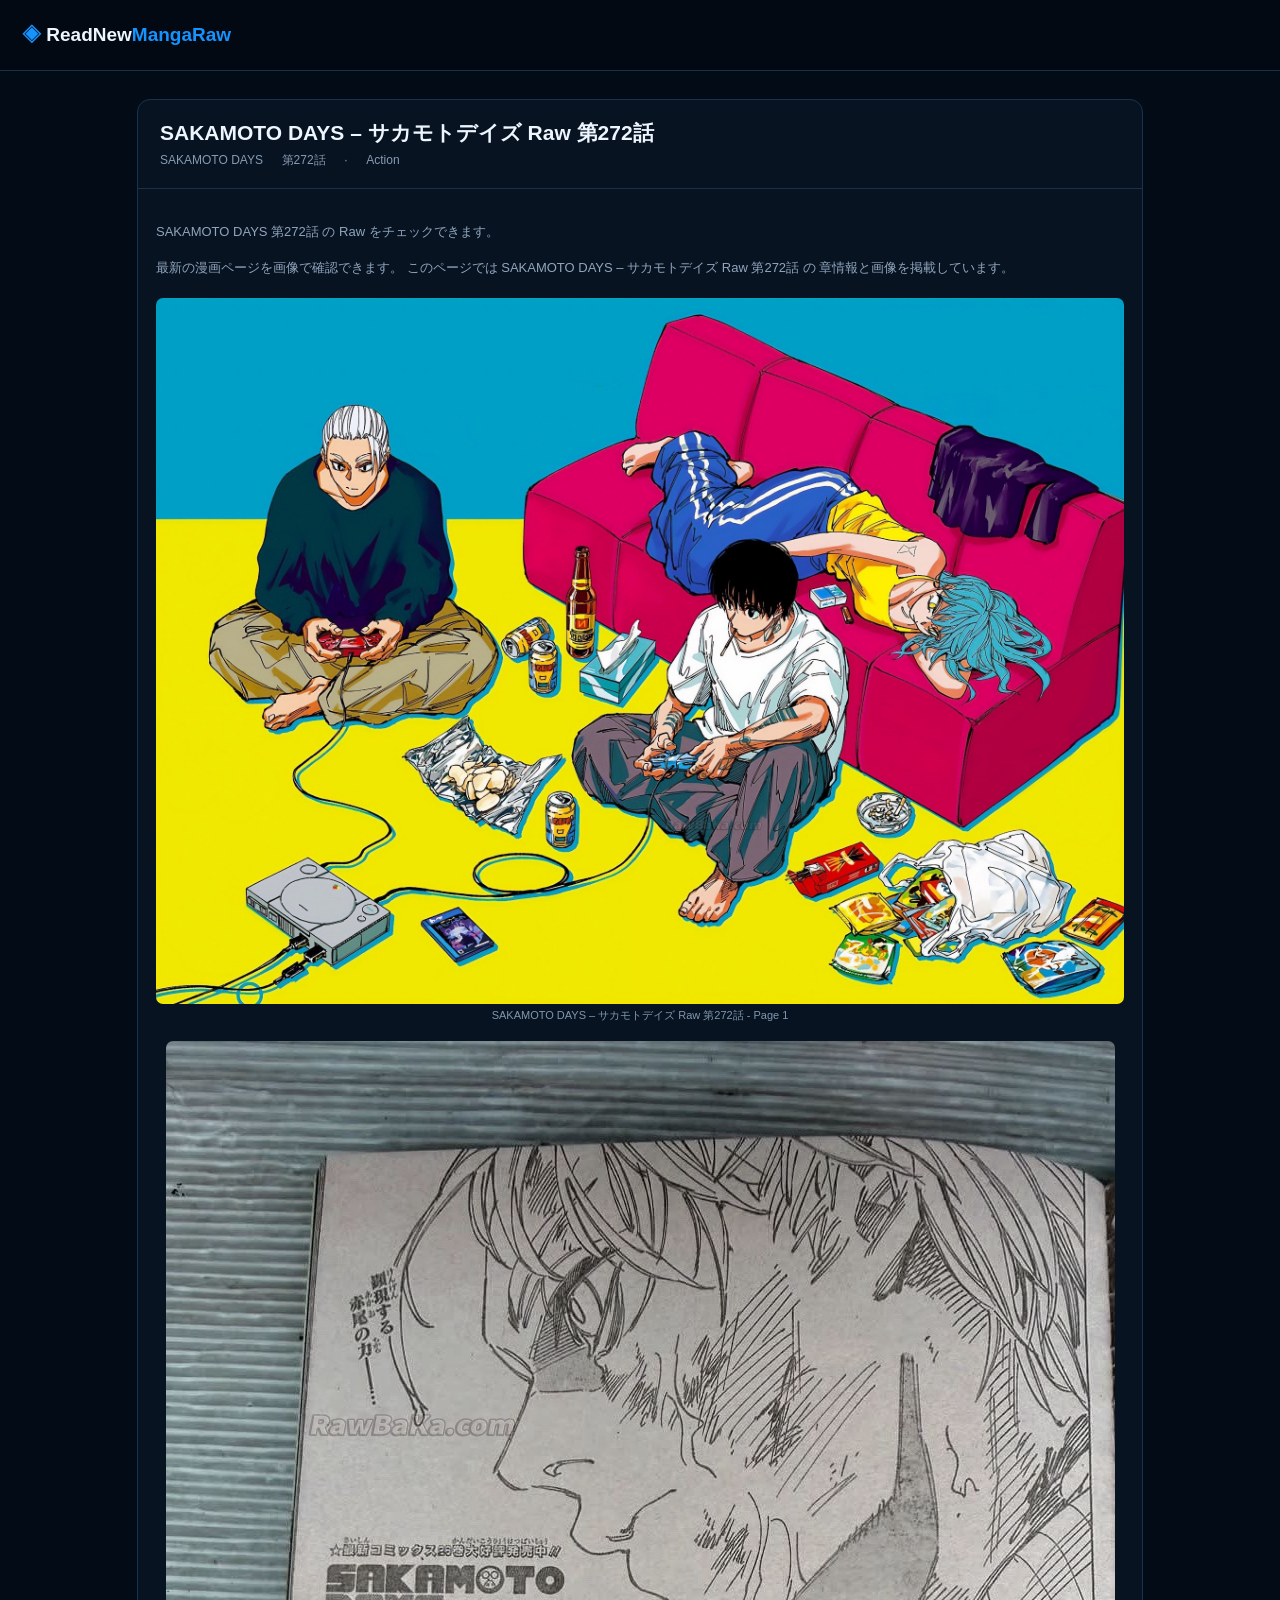
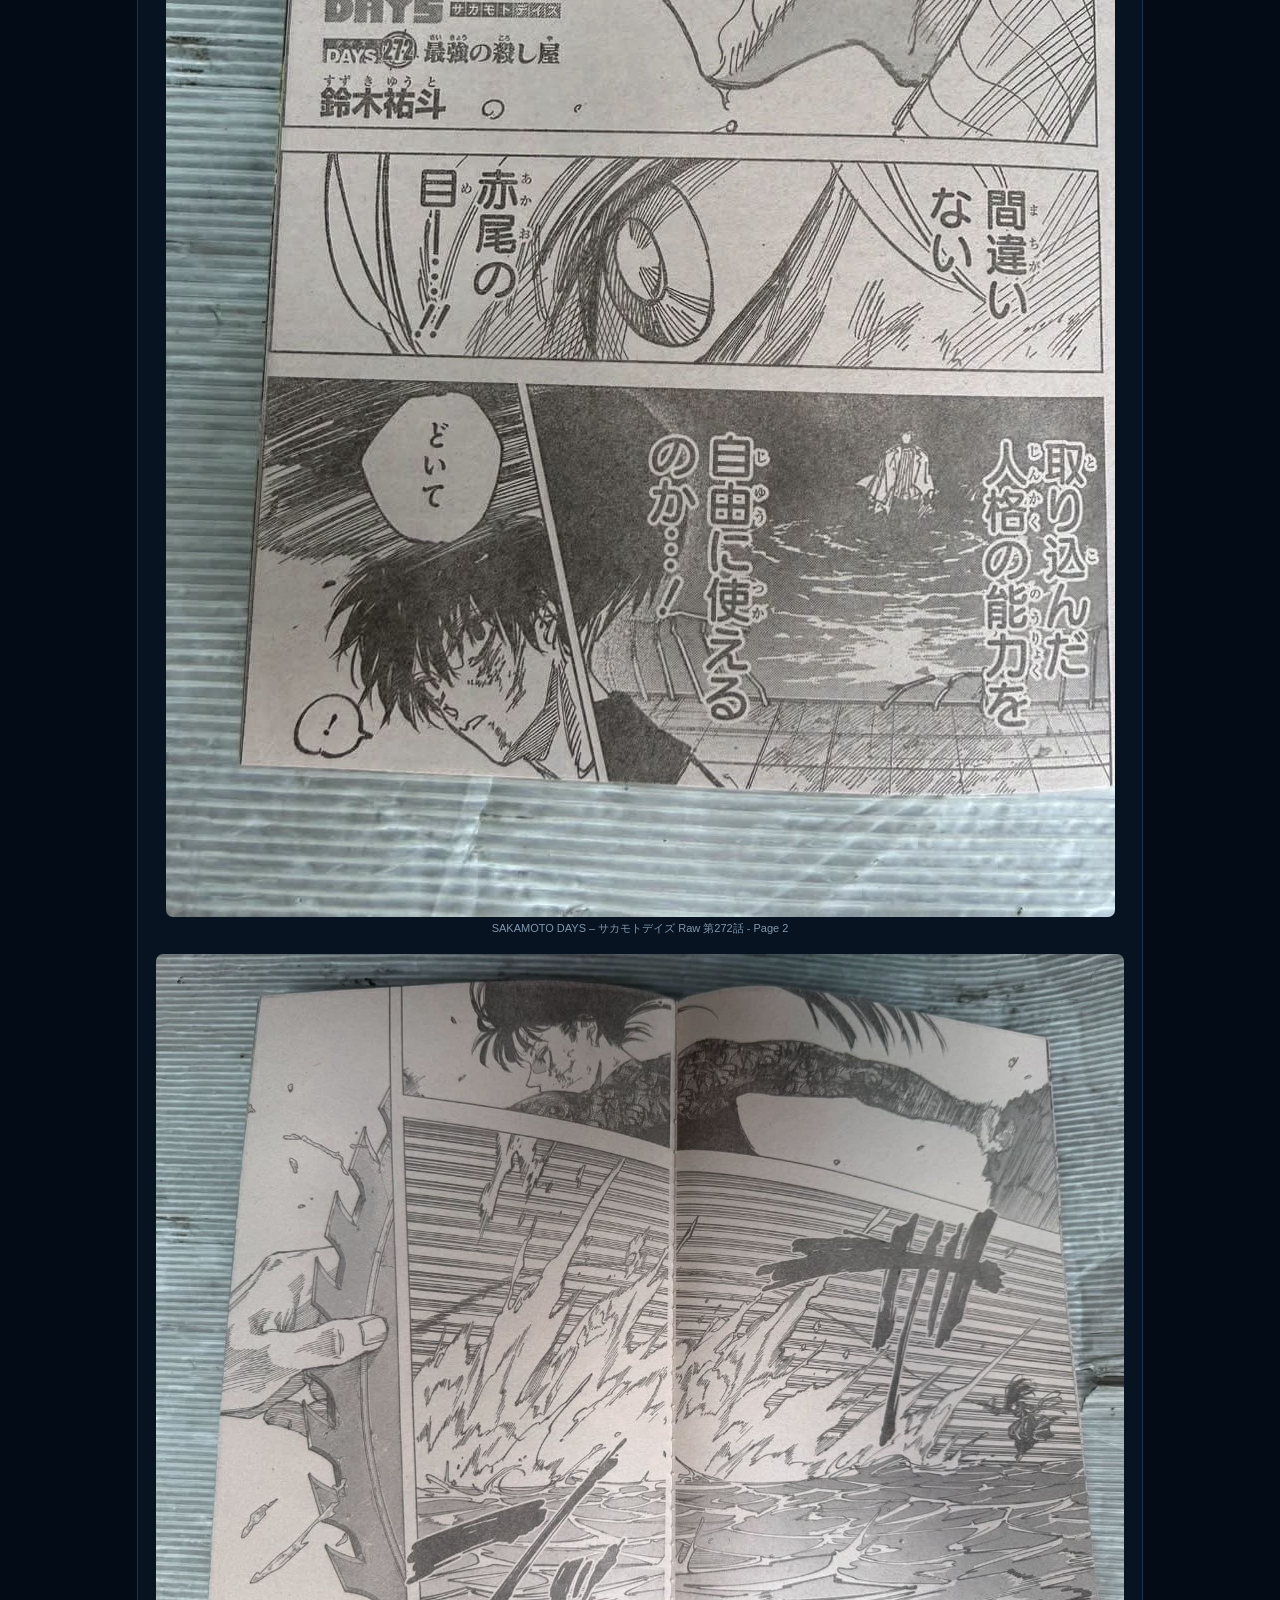
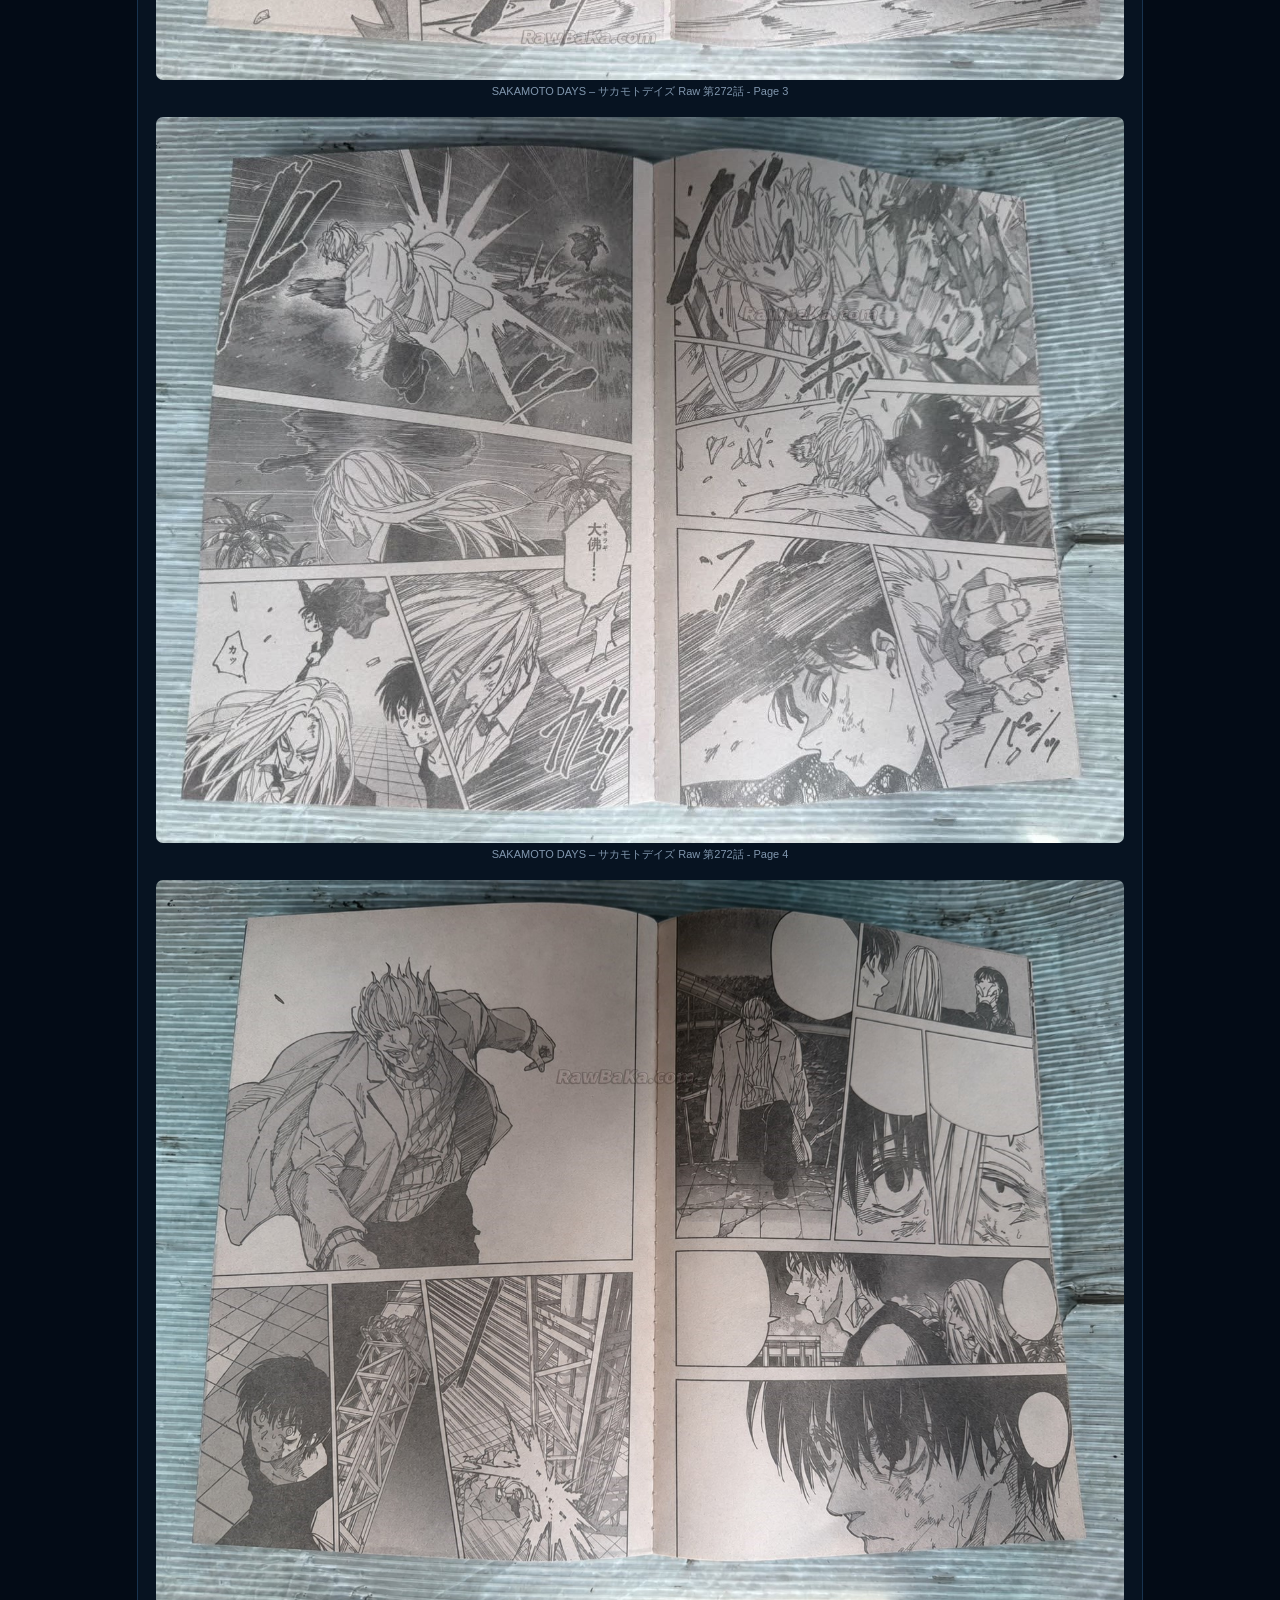
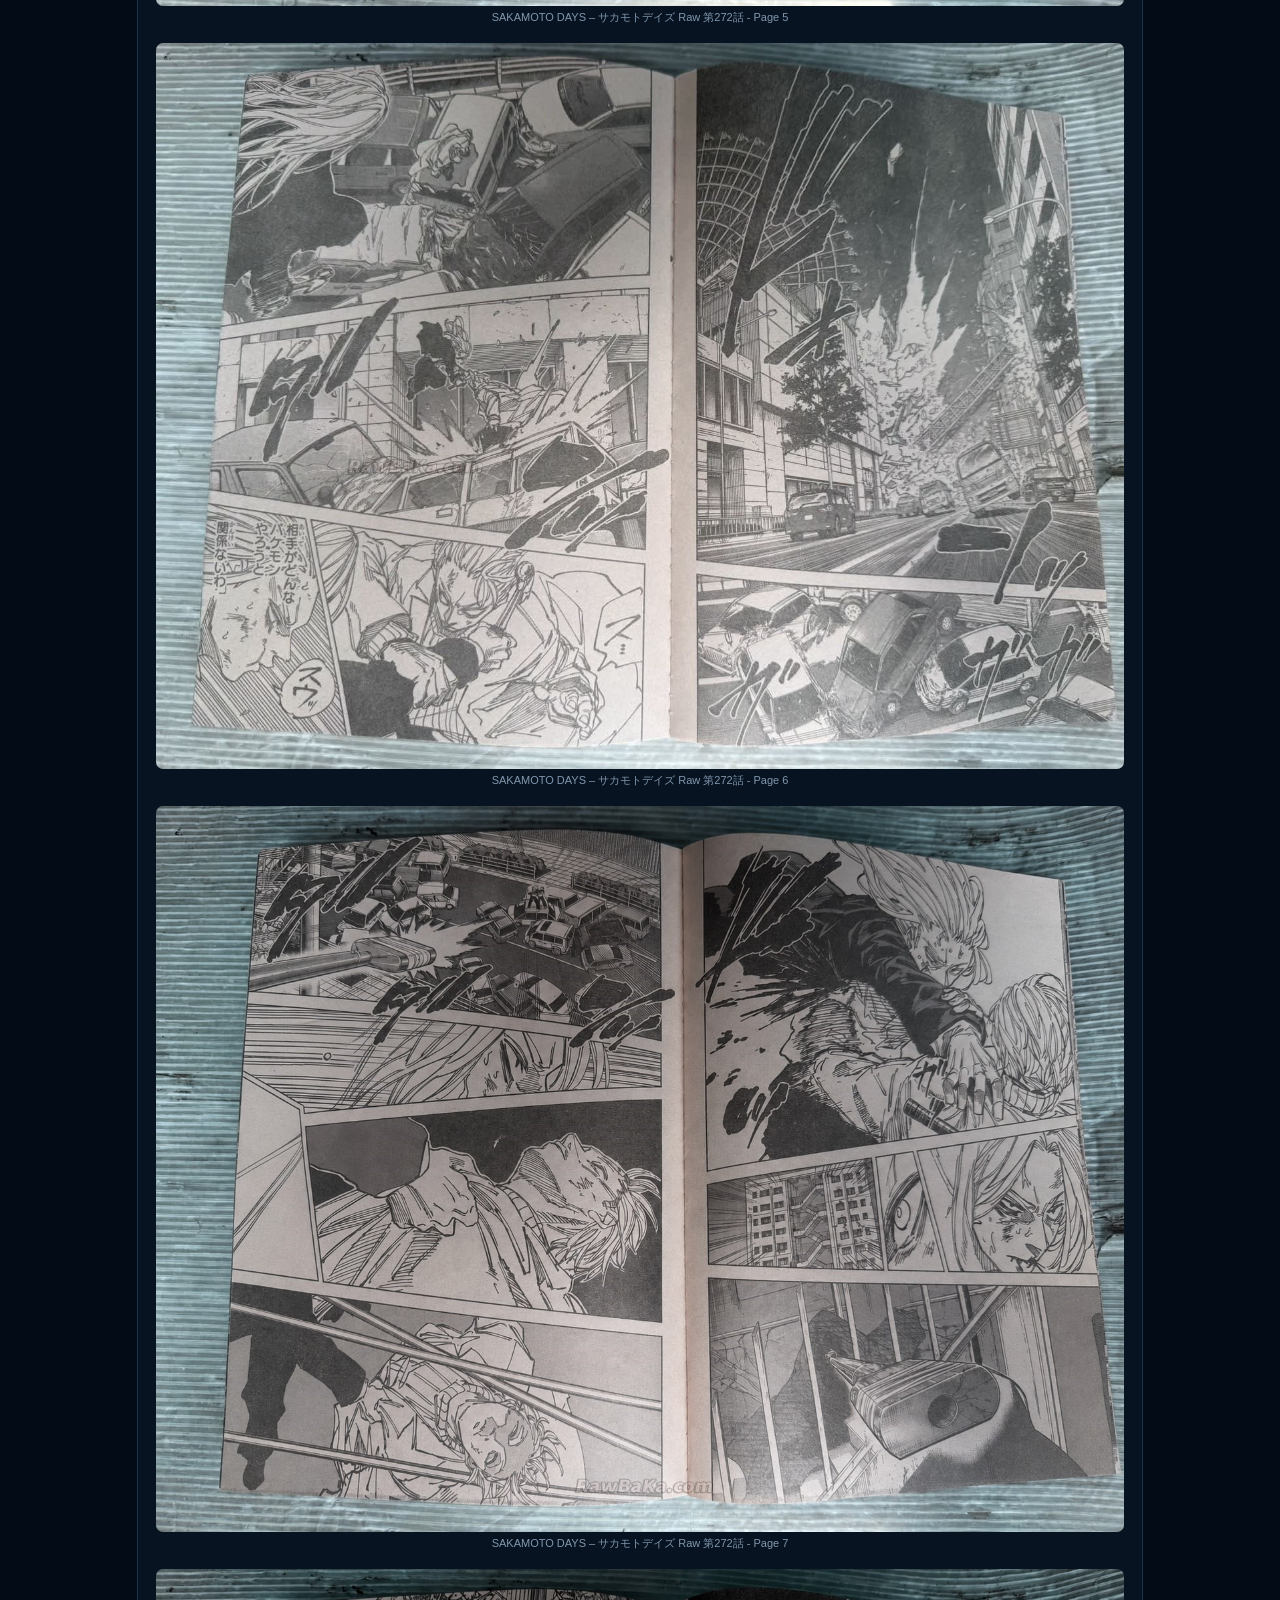
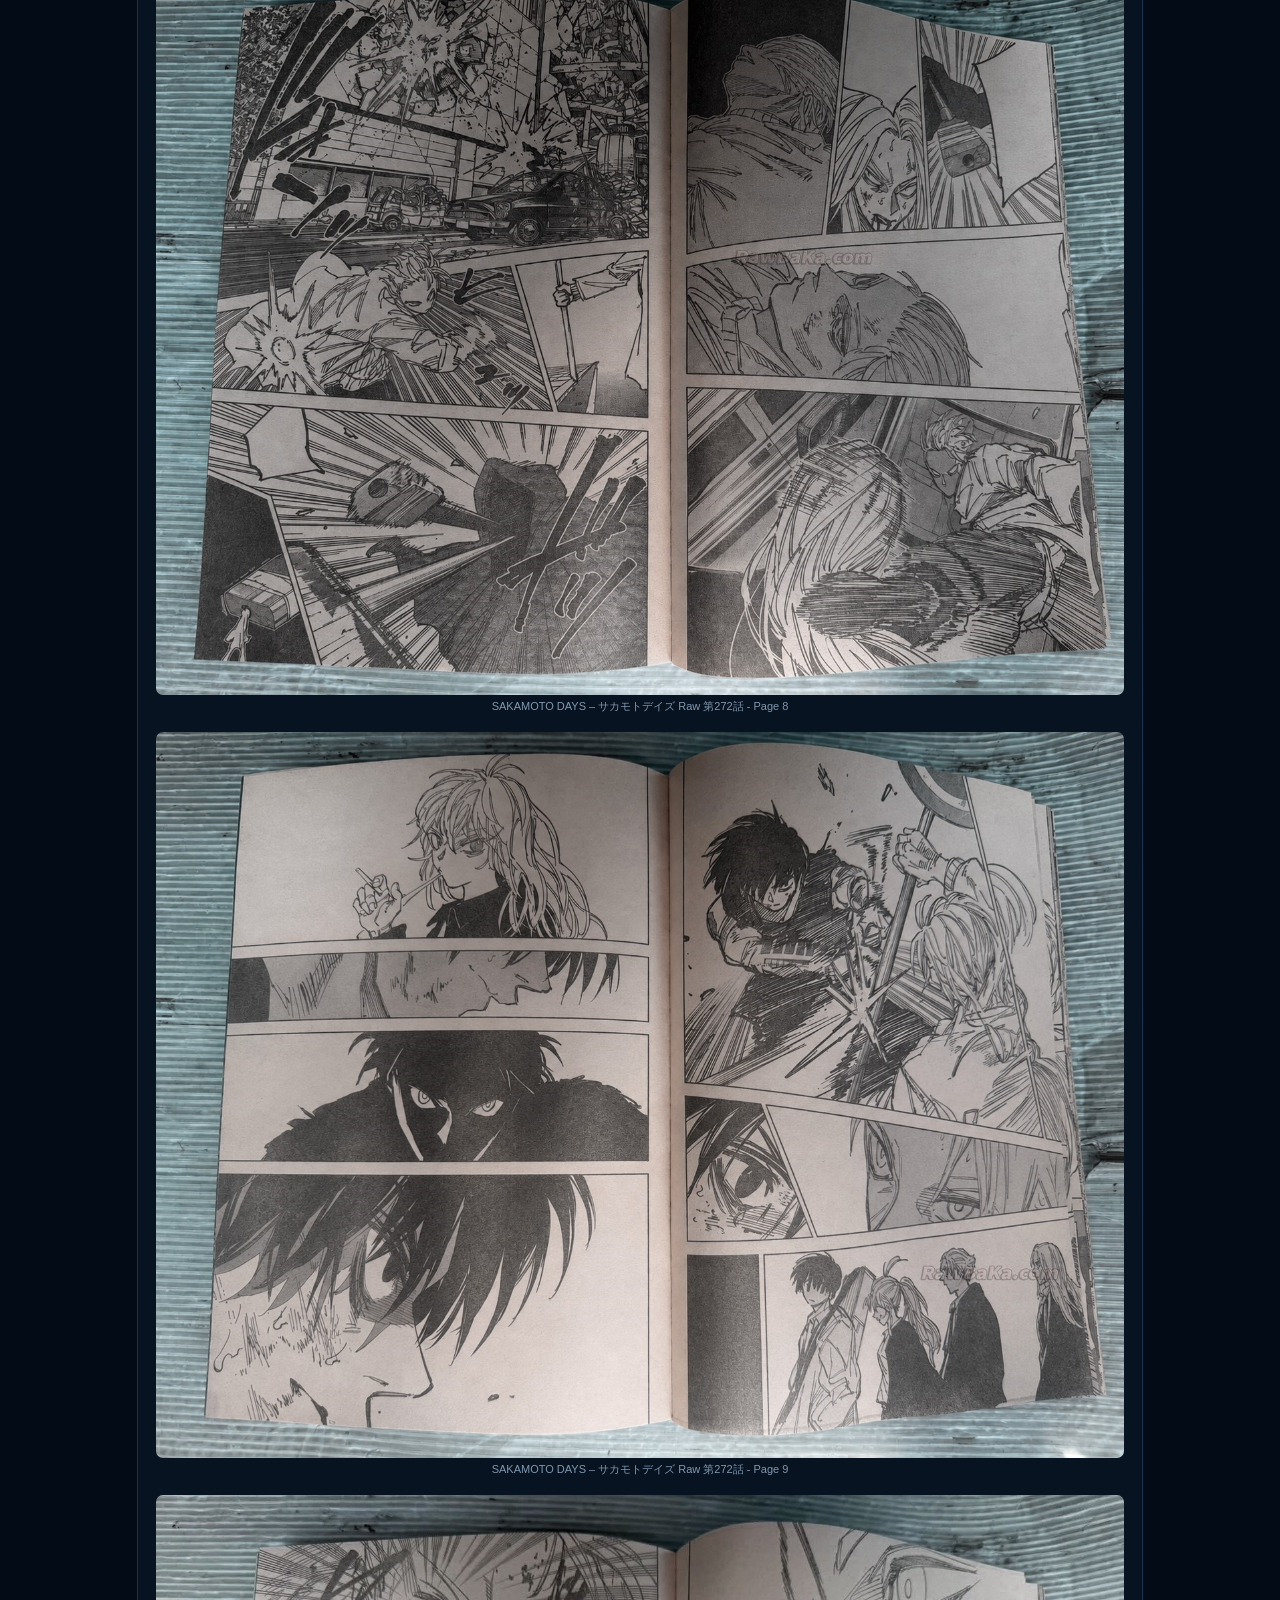
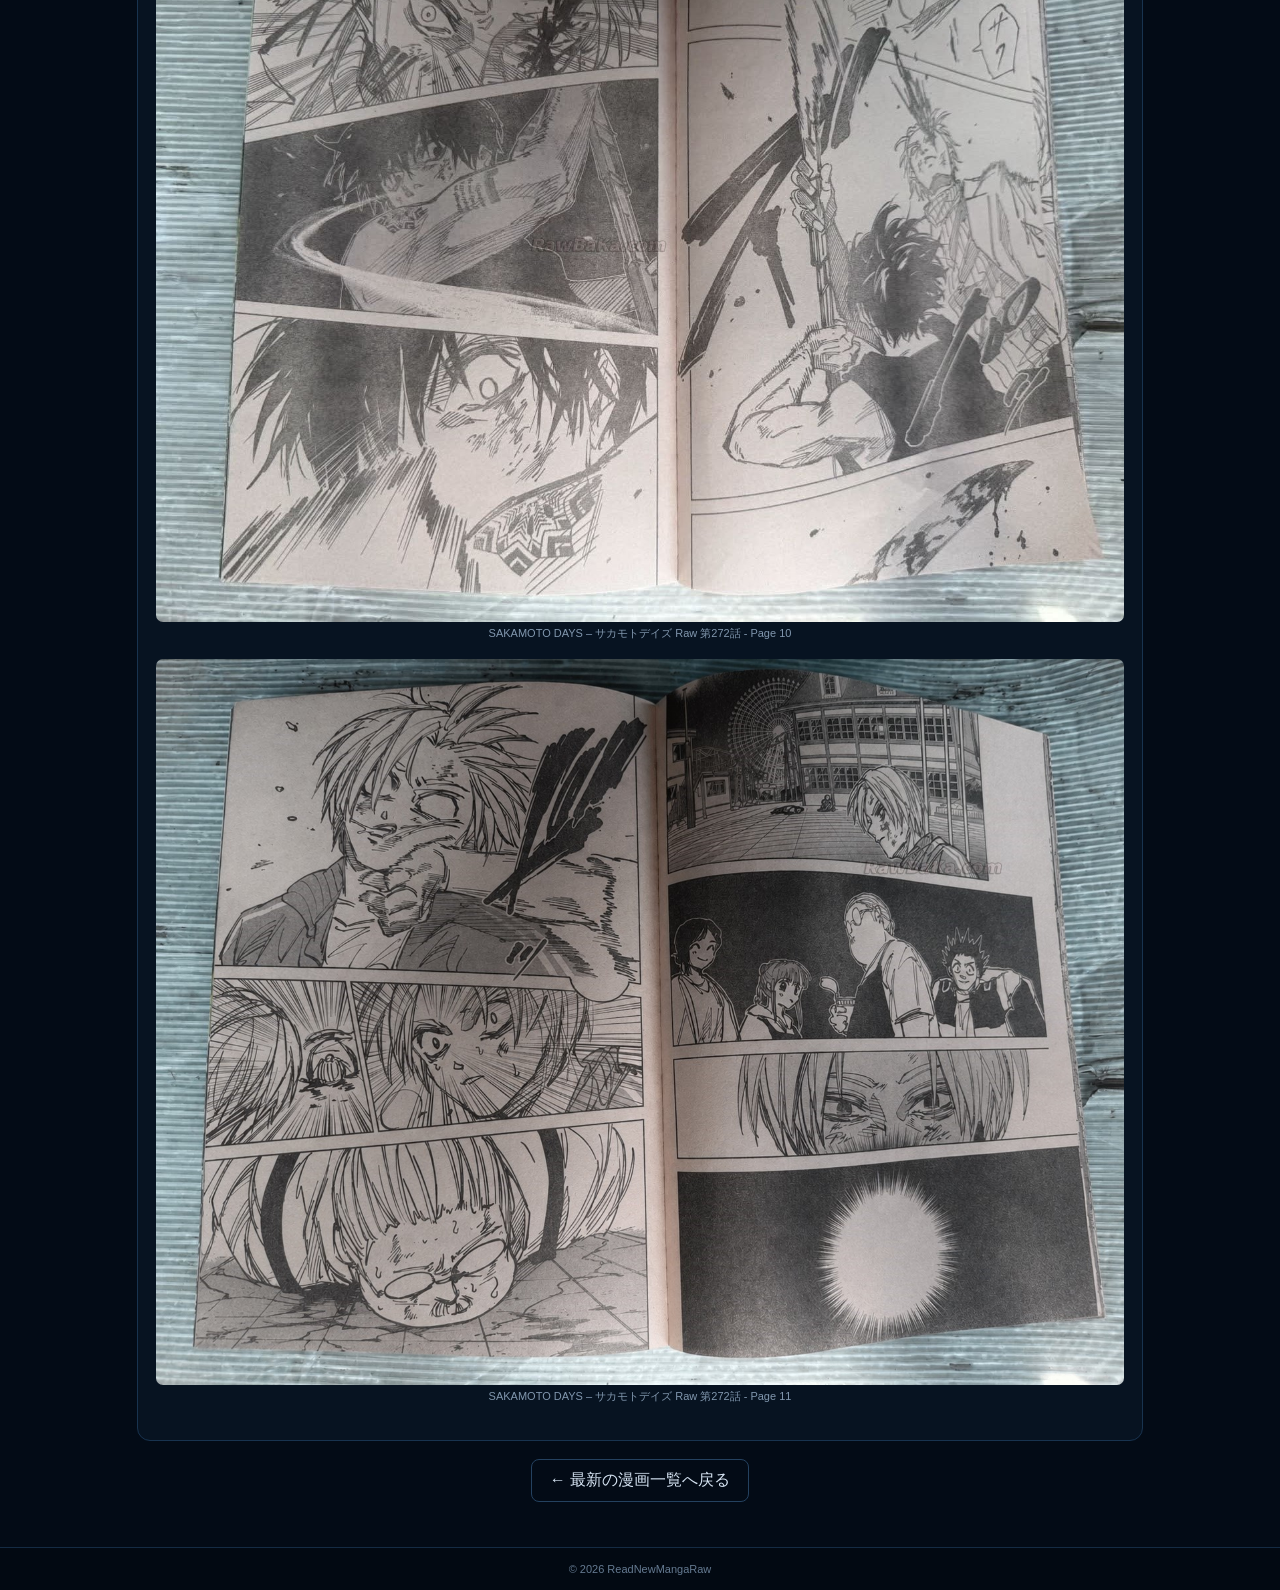
<file: posts/sakamoto-days-272.html>
<!doctype html>

<html lang="ja">

<head>

<meta charset="utf-8">

<meta
  name="viewport"
  content="width=device-width,initial-scale=1"
>

<title>SAKAMOTO DAYS – サカモトデイズ Raw 第272話</title>

<meta
  name="description"
  content="SAKAMOTO DAYS – サカモトデイズ Raw 第272話を読む。SAKAMOTO DAYSの第272話 Rawをチェックできます。"
>

<meta
  name="robots"
  content="index, follow"
>

<link
  rel="canonical"
  href="https://readnewmangaraw.github.io/posts/sakamoto-days-272.html"
>

<meta
  property="og:type"
  content="article"
>

<meta
  property="og:title"
  content="SAKAMOTO DAYS – サカモトデイズ Raw 第272話"
>

<meta
  property="og:description"
  content="SAKAMOTO DAYS – サカモトデイズ Raw 第272話を読む。SAKAMOTO DAYSの第272話 Rawをチェックできます。"
>

<meta
  property="og:url"
  content="https://readnewmangaraw.github.io/posts/sakamoto-days-272.html"
>

<meta
  property="og:image"
  content="https://readnewmangaraw.github.io/images/sakamoto-days-272/cover.jpg"
>

<link
  rel="stylesheet"
  href="../style.css"
>

<!-- Google tag (gtag.js) -->

<script
  async
  src="https://www.googletagmanager.com/gtag/js?id=G-LL2BH8VT9Q"
></script>

<script>

window.dataLayer =
  window.dataLayer || [];

function gtag(){
  dataLayer.push(arguments);
}

gtag(
  'js',
  new Date()
);

gtag(
  'config',
  'G-LL2BH8VT9Q'
);

</script>

</head>

<body>

<header>

<div class="wrap nav">

<a
  class="brand"
  href="../index.html"
>

◈ ReadNew<span>MangaRaw</span>

</a>

</div>

</header>


<main
  class="wrap"
  style="
    display:block;
    max-width:1050px;
    margin-top:28px;
  "
>

<section class="panel">


<div class="heading">

<h1>
SAKAMOTO DAYS – サカモトデイズ Raw 第272話
</h1>


<p>

SAKAMOTO DAYS

　

第272話

　

·

　

Action

</p>

</div>


<div
  style="
    padding:18px;
  "
>


<div
  style="
    margin-bottom:18px;
    color:#91a5bd;
    font-size:13px;
    line-height:1.8;
  "
>

<p>

SAKAMOTO DAYS 第272話 の
Raw をチェックできます。

</p>

<p>

最新の漫画ページを画像で確認できます。
このページでは SAKAMOTO DAYS – サカモトデイズ Raw 第272話 の
章情報と画像を掲載しています。

</p>

</div>




<figure
  style="
    margin:0 0 18px;
    text-align:center;
  "
>

<img
  src="../images/sakamoto-days-272/page-01.jpg"
  alt="SAKAMOTO DAYS – サカモトデイズ Raw 第272話 - Page 1"
  loading="lazy"
  decoding="async"
  style="
    max-width:100%;
    height:auto;
    border-radius:7px;
  "
>

<figcaption
  style="
    font-size:11px;
    color:#8197ae;
  "
>

SAKAMOTO DAYS – サカモトデイズ Raw 第272話 - Page 1

</figcaption>

</figure>




<figure
  style="
    margin:0 0 18px;
    text-align:center;
  "
>

<img
  src="../images/sakamoto-days-272/page-02.jpg"
  alt="SAKAMOTO DAYS – サカモトデイズ Raw 第272話 - Page 2"
  loading="lazy"
  decoding="async"
  style="
    max-width:100%;
    height:auto;
    border-radius:7px;
  "
>

<figcaption
  style="
    font-size:11px;
    color:#8197ae;
  "
>

SAKAMOTO DAYS – サカモトデイズ Raw 第272話 - Page 2

</figcaption>

</figure>




<figure
  style="
    margin:0 0 18px;
    text-align:center;
  "
>

<img
  src="../images/sakamoto-days-272/page-03.jpg"
  alt="SAKAMOTO DAYS – サカモトデイズ Raw 第272話 - Page 3"
  loading="lazy"
  decoding="async"
  style="
    max-width:100%;
    height:auto;
    border-radius:7px;
  "
>

<figcaption
  style="
    font-size:11px;
    color:#8197ae;
  "
>

SAKAMOTO DAYS – サカモトデイズ Raw 第272話 - Page 3

</figcaption>

</figure>




<figure
  style="
    margin:0 0 18px;
    text-align:center;
  "
>

<img
  src="../images/sakamoto-days-272/page-04.jpg"
  alt="SAKAMOTO DAYS – サカモトデイズ Raw 第272話 - Page 4"
  loading="lazy"
  decoding="async"
  style="
    max-width:100%;
    height:auto;
    border-radius:7px;
  "
>

<figcaption
  style="
    font-size:11px;
    color:#8197ae;
  "
>

SAKAMOTO DAYS – サカモトデイズ Raw 第272話 - Page 4

</figcaption>

</figure>




<figure
  style="
    margin:0 0 18px;
    text-align:center;
  "
>

<img
  src="../images/sakamoto-days-272/page-05.jpg"
  alt="SAKAMOTO DAYS – サカモトデイズ Raw 第272話 - Page 5"
  loading="lazy"
  decoding="async"
  style="
    max-width:100%;
    height:auto;
    border-radius:7px;
  "
>

<figcaption
  style="
    font-size:11px;
    color:#8197ae;
  "
>

SAKAMOTO DAYS – サカモトデイズ Raw 第272話 - Page 5

</figcaption>

</figure>




<figure
  style="
    margin:0 0 18px;
    text-align:center;
  "
>

<img
  src="../images/sakamoto-days-272/page-06.jpg"
  alt="SAKAMOTO DAYS – サカモトデイズ Raw 第272話 - Page 6"
  loading="lazy"
  decoding="async"
  style="
    max-width:100%;
    height:auto;
    border-radius:7px;
  "
>

<figcaption
  style="
    font-size:11px;
    color:#8197ae;
  "
>

SAKAMOTO DAYS – サカモトデイズ Raw 第272話 - Page 6

</figcaption>

</figure>




<figure
  style="
    margin:0 0 18px;
    text-align:center;
  "
>

<img
  src="../images/sakamoto-days-272/page-07.jpg"
  alt="SAKAMOTO DAYS – サカモトデイズ Raw 第272話 - Page 7"
  loading="lazy"
  decoding="async"
  style="
    max-width:100%;
    height:auto;
    border-radius:7px;
  "
>

<figcaption
  style="
    font-size:11px;
    color:#8197ae;
  "
>

SAKAMOTO DAYS – サカモトデイズ Raw 第272話 - Page 7

</figcaption>

</figure>




<figure
  style="
    margin:0 0 18px;
    text-align:center;
  "
>

<img
  src="../images/sakamoto-days-272/page-08.jpg"
  alt="SAKAMOTO DAYS – サカモトデイズ Raw 第272話 - Page 8"
  loading="lazy"
  decoding="async"
  style="
    max-width:100%;
    height:auto;
    border-radius:7px;
  "
>

<figcaption
  style="
    font-size:11px;
    color:#8197ae;
  "
>

SAKAMOTO DAYS – サカモトデイズ Raw 第272話 - Page 8

</figcaption>

</figure>




<figure
  style="
    margin:0 0 18px;
    text-align:center;
  "
>

<img
  src="../images/sakamoto-days-272/page-09.jpg"
  alt="SAKAMOTO DAYS – サカモトデイズ Raw 第272話 - Page 9"
  loading="lazy"
  decoding="async"
  style="
    max-width:100%;
    height:auto;
    border-radius:7px;
  "
>

<figcaption
  style="
    font-size:11px;
    color:#8197ae;
  "
>

SAKAMOTO DAYS – サカモトデイズ Raw 第272話 - Page 9

</figcaption>

</figure>




<figure
  style="
    margin:0 0 18px;
    text-align:center;
  "
>

<img
  src="../images/sakamoto-days-272/page-10.jpg"
  alt="SAKAMOTO DAYS – サカモトデイズ Raw 第272話 - Page 10"
  loading="lazy"
  decoding="async"
  style="
    max-width:100%;
    height:auto;
    border-radius:7px;
  "
>

<figcaption
  style="
    font-size:11px;
    color:#8197ae;
  "
>

SAKAMOTO DAYS – サカモトデイズ Raw 第272話 - Page 10

</figcaption>

</figure>




<figure
  style="
    margin:0 0 18px;
    text-align:center;
  "
>

<img
  src="../images/sakamoto-days-272/page-11.jpg"
  alt="SAKAMOTO DAYS – サカモトデイズ Raw 第272話 - Page 11"
  loading="lazy"
  decoding="async"
  style="
    max-width:100%;
    height:auto;
    border-radius:7px;
  "
>

<figcaption
  style="
    font-size:11px;
    color:#8197ae;
  "
>

SAKAMOTO DAYS – サカモトデイズ Raw 第272話 - Page 11

</figcaption>

</figure>




</div>

</section>


<div
  style="
    margin-top:18px;
    text-align:center;
  "
>

<a
  href="../index.html"
  style="
    display:inline-block;
    padding:10px 18px;
    border:1px solid #24415f;
    border-radius:8px;
    color:#d6e4f3;
  "
>

← 最新の漫画一覧へ戻る

</a>

</div>


</main>


<footer>

<div class="copy">

© 2026 ReadNewMangaRaw

</div>

</footer>


</body>

</html>
</file>
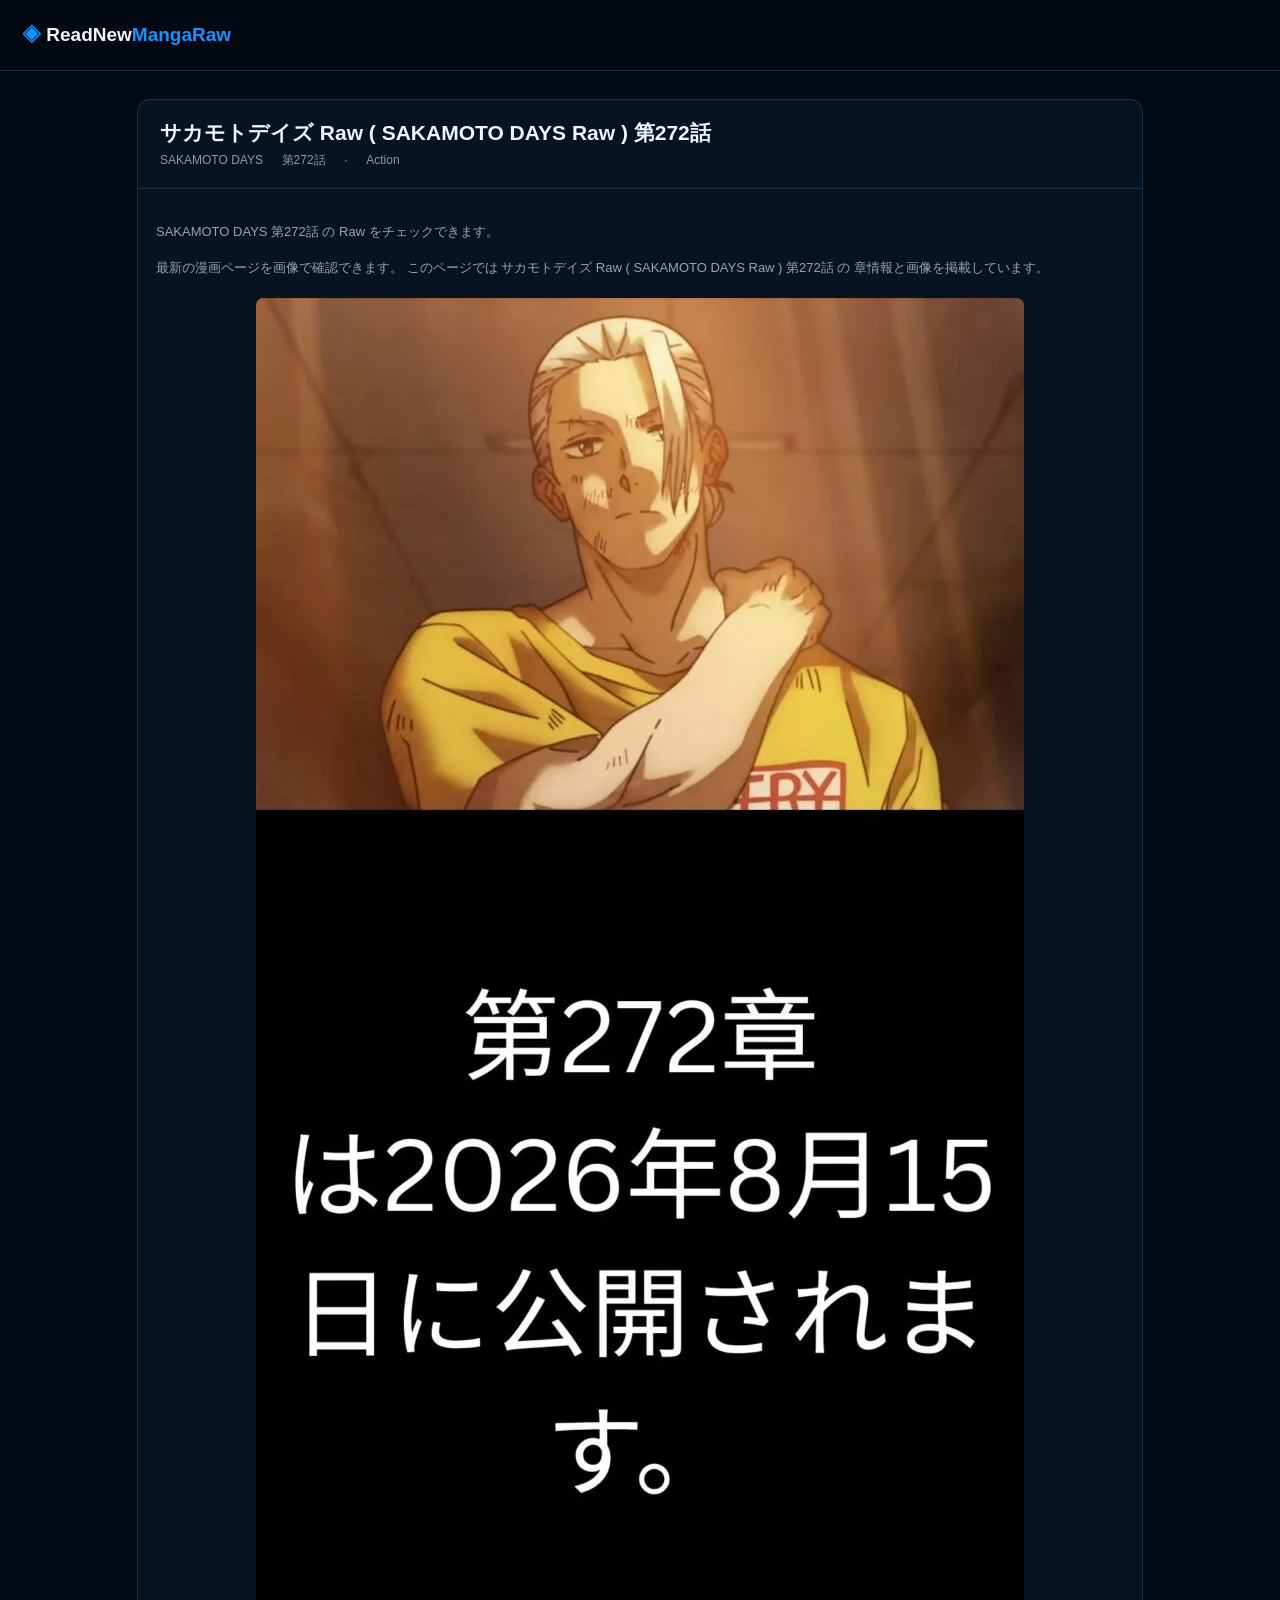
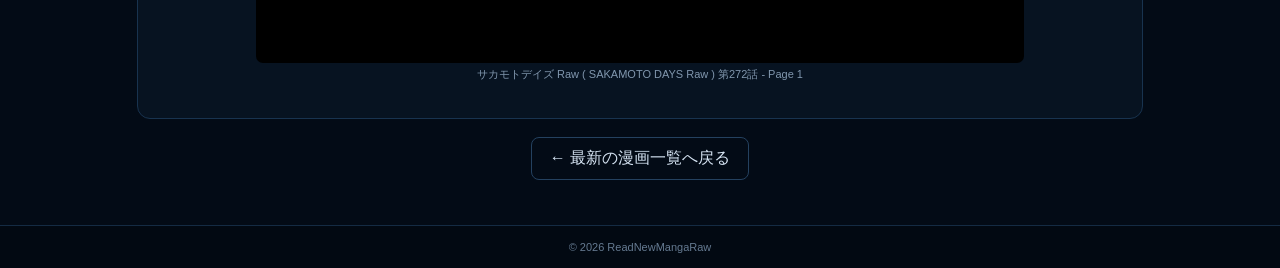
<file: posts/sakamoto-days-第272話.html>
<!doctype html>

<html lang="ja">

<head>

<meta charset="utf-8">

<meta
  name="viewport"
  content="width=device-width,initial-scale=1"
>

<title>サカモトデイズ Raw ( SAKAMOTO DAYS Raw ) 第272話</title>

<meta
  name="description"
  content="サカモトデイズ Raw ( SAKAMOTO DAYS Raw ) 第272話を読む。SAKAMOTO DAYSの第272話 Rawをチェックできます。"
>

<meta
  name="robots"
  content="index, follow"
>

<link
  rel="canonical"
  href="https://readnewmangaraw.github.io/posts/sakamoto-days-%E7%AC%AC272%E8%A9%B1.html"
>

<meta
  property="og:type"
  content="article"
>

<meta
  property="og:title"
  content="サカモトデイズ Raw ( SAKAMOTO DAYS Raw ) 第272話"
>

<meta
  property="og:description"
  content="サカモトデイズ Raw ( SAKAMOTO DAYS Raw ) 第272話を読む。SAKAMOTO DAYSの第272話 Rawをチェックできます。"
>

<meta
  property="og:url"
  content="https://readnewmangaraw.github.io/posts/sakamoto-days-%E7%AC%AC272%E8%A9%B1.html"
>

<meta
  property="og:image"
  content="https://readnewmangaraw.github.io/images/sakamoto-days-第272話/cover.jpg"
>

<link
  rel="stylesheet"
  href="../style.css"
>

<!-- Google tag (gtag.js) -->
<script async src="https://www.googletagmanager.com/gtag/js?id=G-LL2BH8VT9Q"></script>
<script>
window.dataLayer = window.dataLayer || [];
function gtag(){dataLayer.push(arguments);}
gtag('js', new Date());
gtag('config', 'G-LL2BH8VT9Q');
</script>
</head>

<body>

<header>

<div class="wrap nav">

<a
  class="brand"
  href="../index.html"
>

◈ ReadNew<span>MangaRaw</span>

</a>

</div>

</header>


<main
  class="wrap"
  style="
    display:block;
    max-width:1050px;
    margin-top:28px;
  "
>

<section class="panel">


<div class="heading">

<h1>
サカモトデイズ Raw ( SAKAMOTO DAYS Raw ) 第272話
</h1>


<p>

SAKAMOTO DAYS

　

第272話

　

·

　

Action

</p>

</div>


<div
  style="
    padding:18px;
  "
>


<div
  style="
    margin-bottom:18px;
    color:#91a5bd;
    font-size:13px;
    line-height:1.8;
  "
>

<p>

SAKAMOTO DAYS 第272話 の
Raw をチェックできます。

</p>

<p>

最新の漫画ページを画像で確認できます。
このページでは サカモトデイズ Raw ( SAKAMOTO DAYS Raw ) 第272話 の
章情報と画像を掲載しています。

</p>

</div>




<figure
  style="
    margin:0 0 18px;
    text-align:center;
  "
>

<img
  src="../images/sakamoto-days-第272話/page-01.webp"
  alt="サカモトデイズ Raw ( SAKAMOTO DAYS Raw ) 第272話 - Page 1"
  loading="lazy"
  decoding="async"
  style="
    max-width:100%;
    height:auto;
    border-radius:7px;
  "
>

<figcaption
  style="
    font-size:11px;
    color:#8197ae;
  "
>

サカモトデイズ Raw ( SAKAMOTO DAYS Raw ) 第272話 - Page 1

</figcaption>

</figure>




</div>

</section>


<div
  style="
    margin-top:18px;
    text-align:center;
  "
>

<a
  href="../index.html"
  style="
    display:inline-block;
    padding:10px 18px;
    border:1px solid #24415f;
    border-radius:8px;
    color:#d6e4f3;
  "
>

← 最新の漫画一覧へ戻る

</a>

</div>


</main>


<footer>

<div class="copy">

© 2026 ReadNewMangaRaw

</div>

</footer>


</body>

</html>
</file>
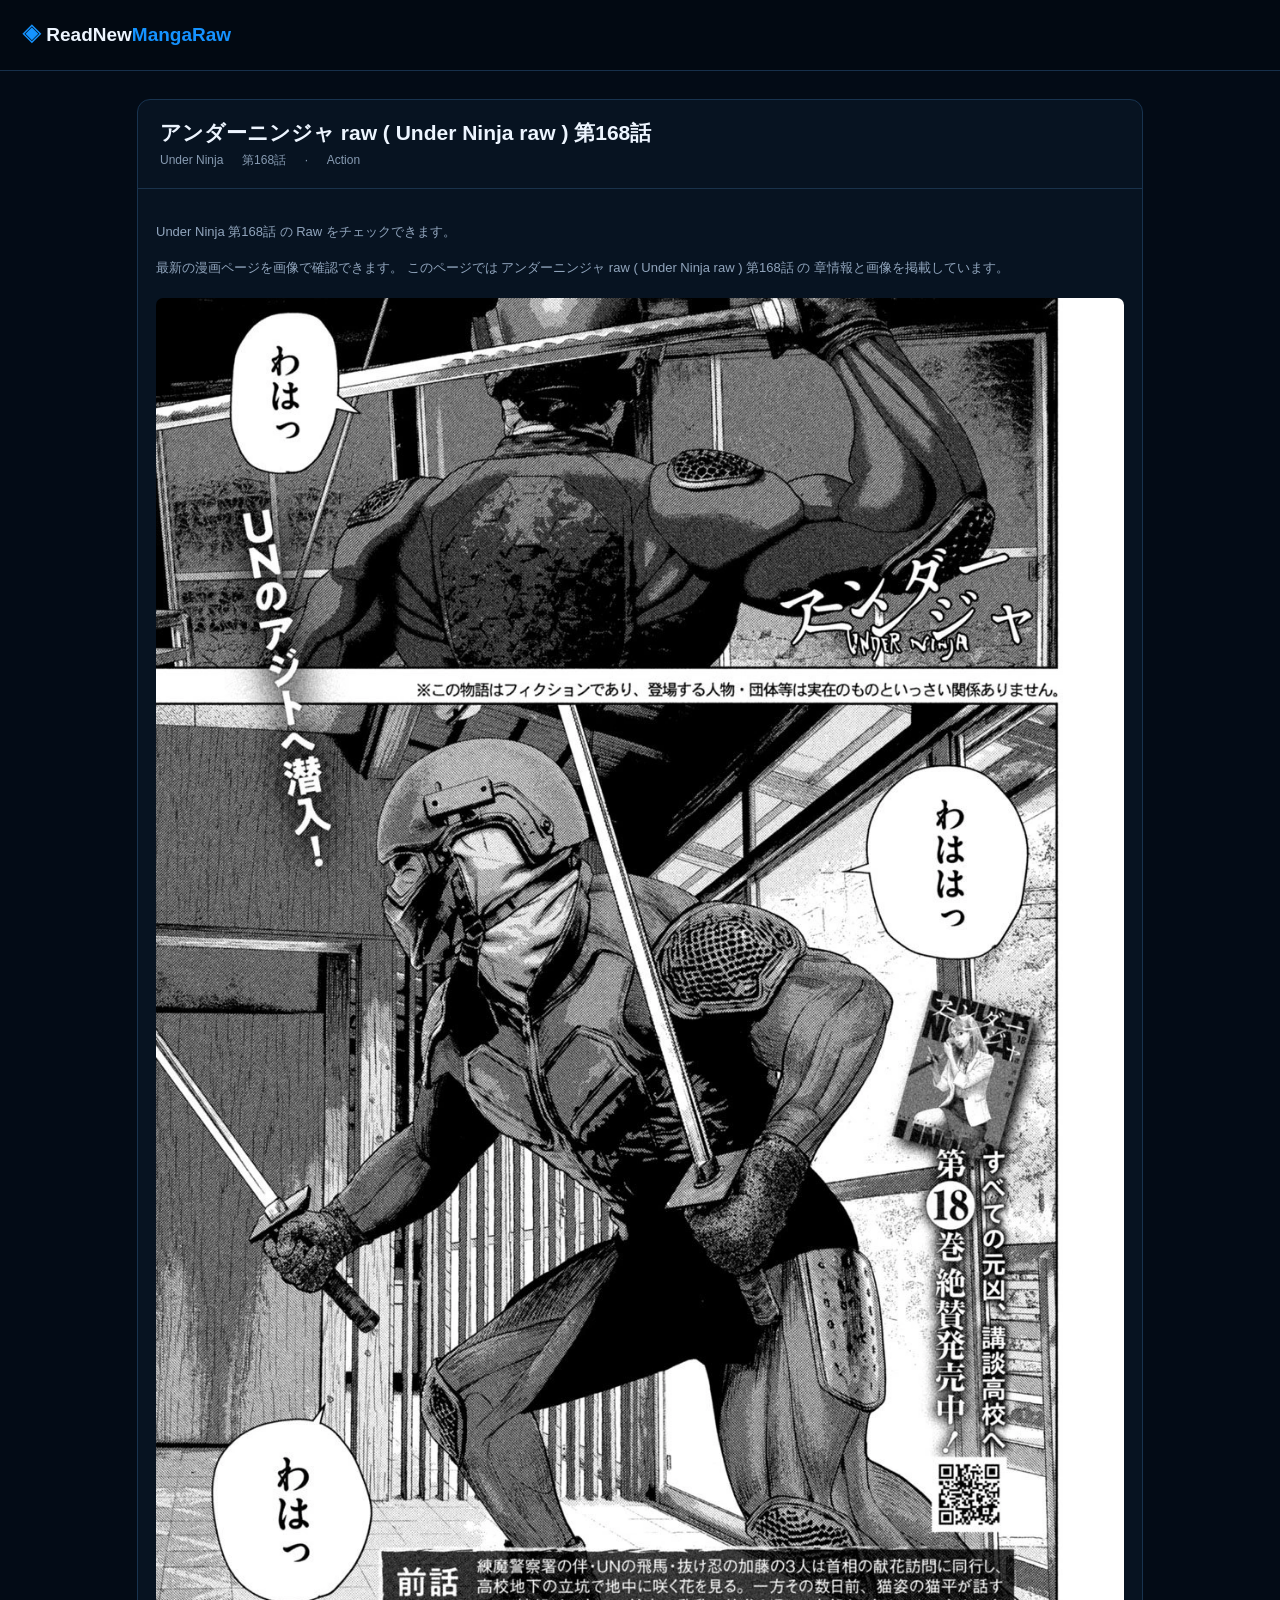
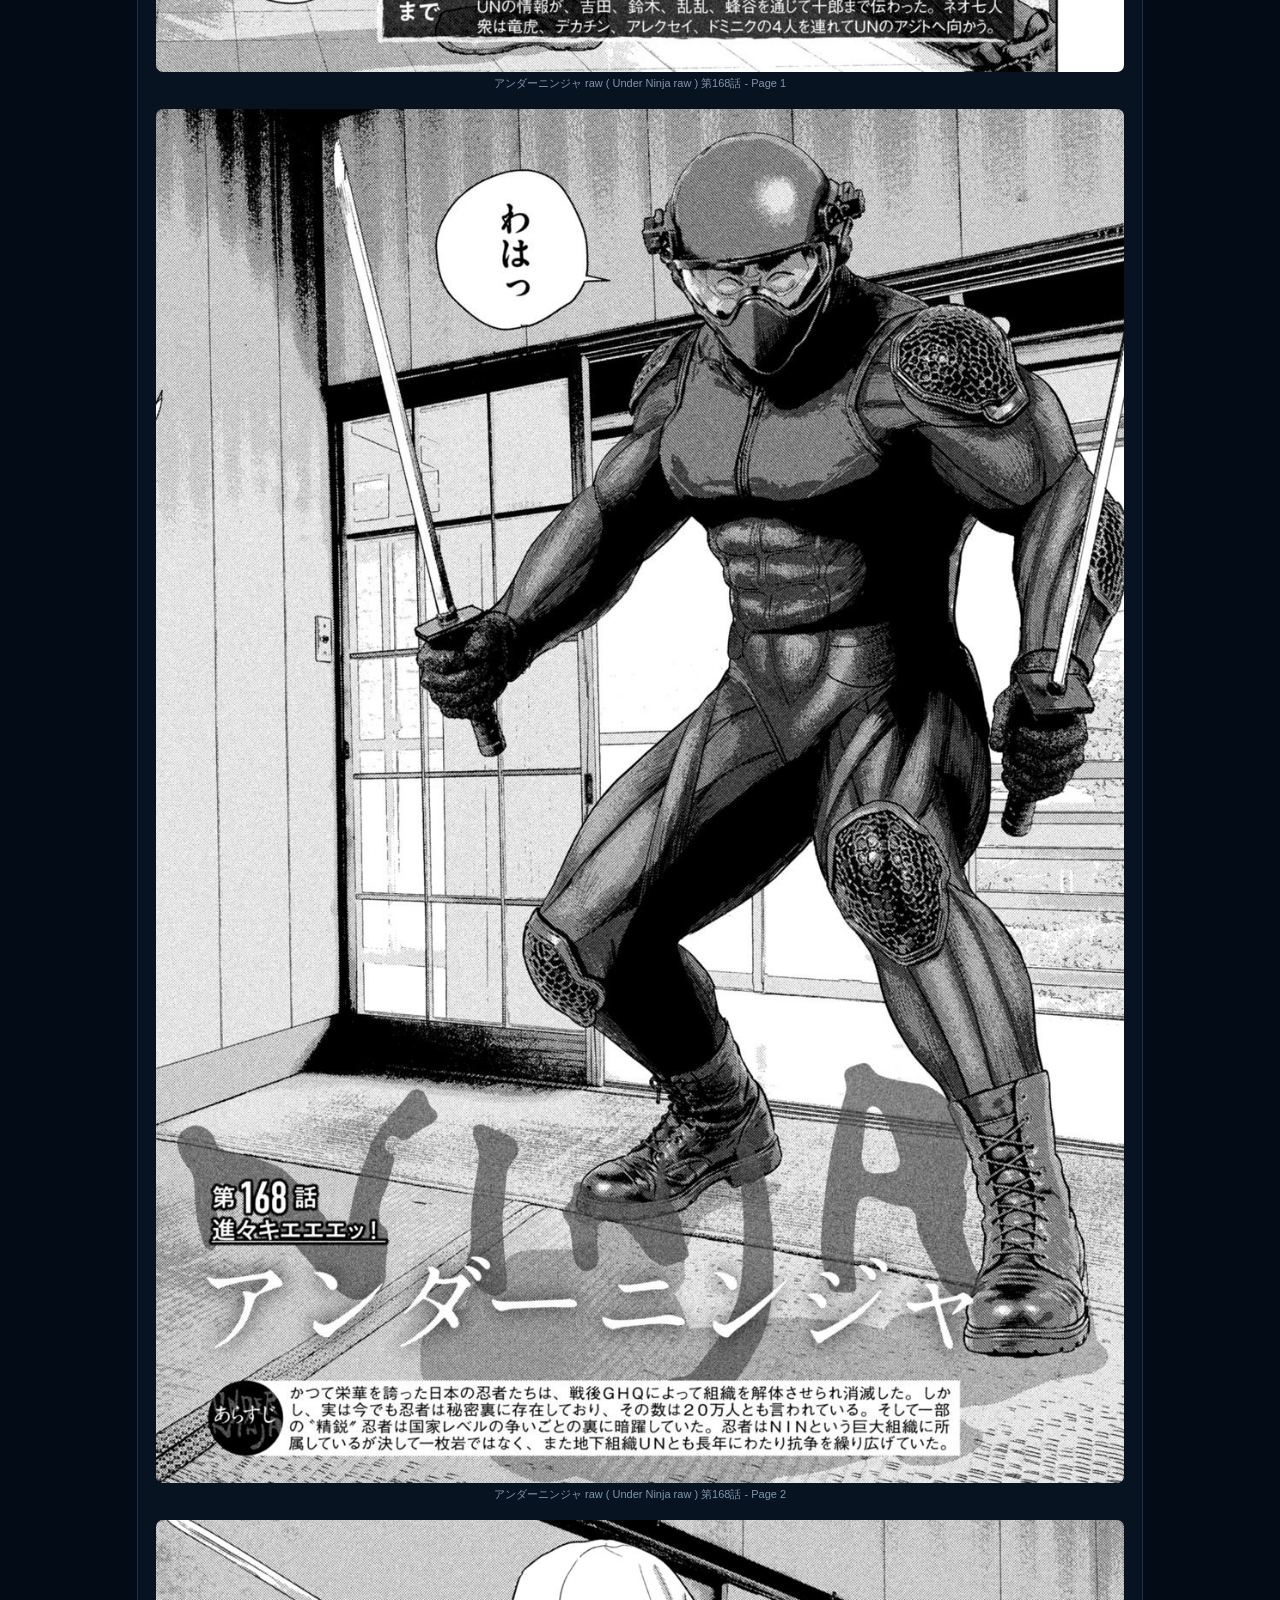
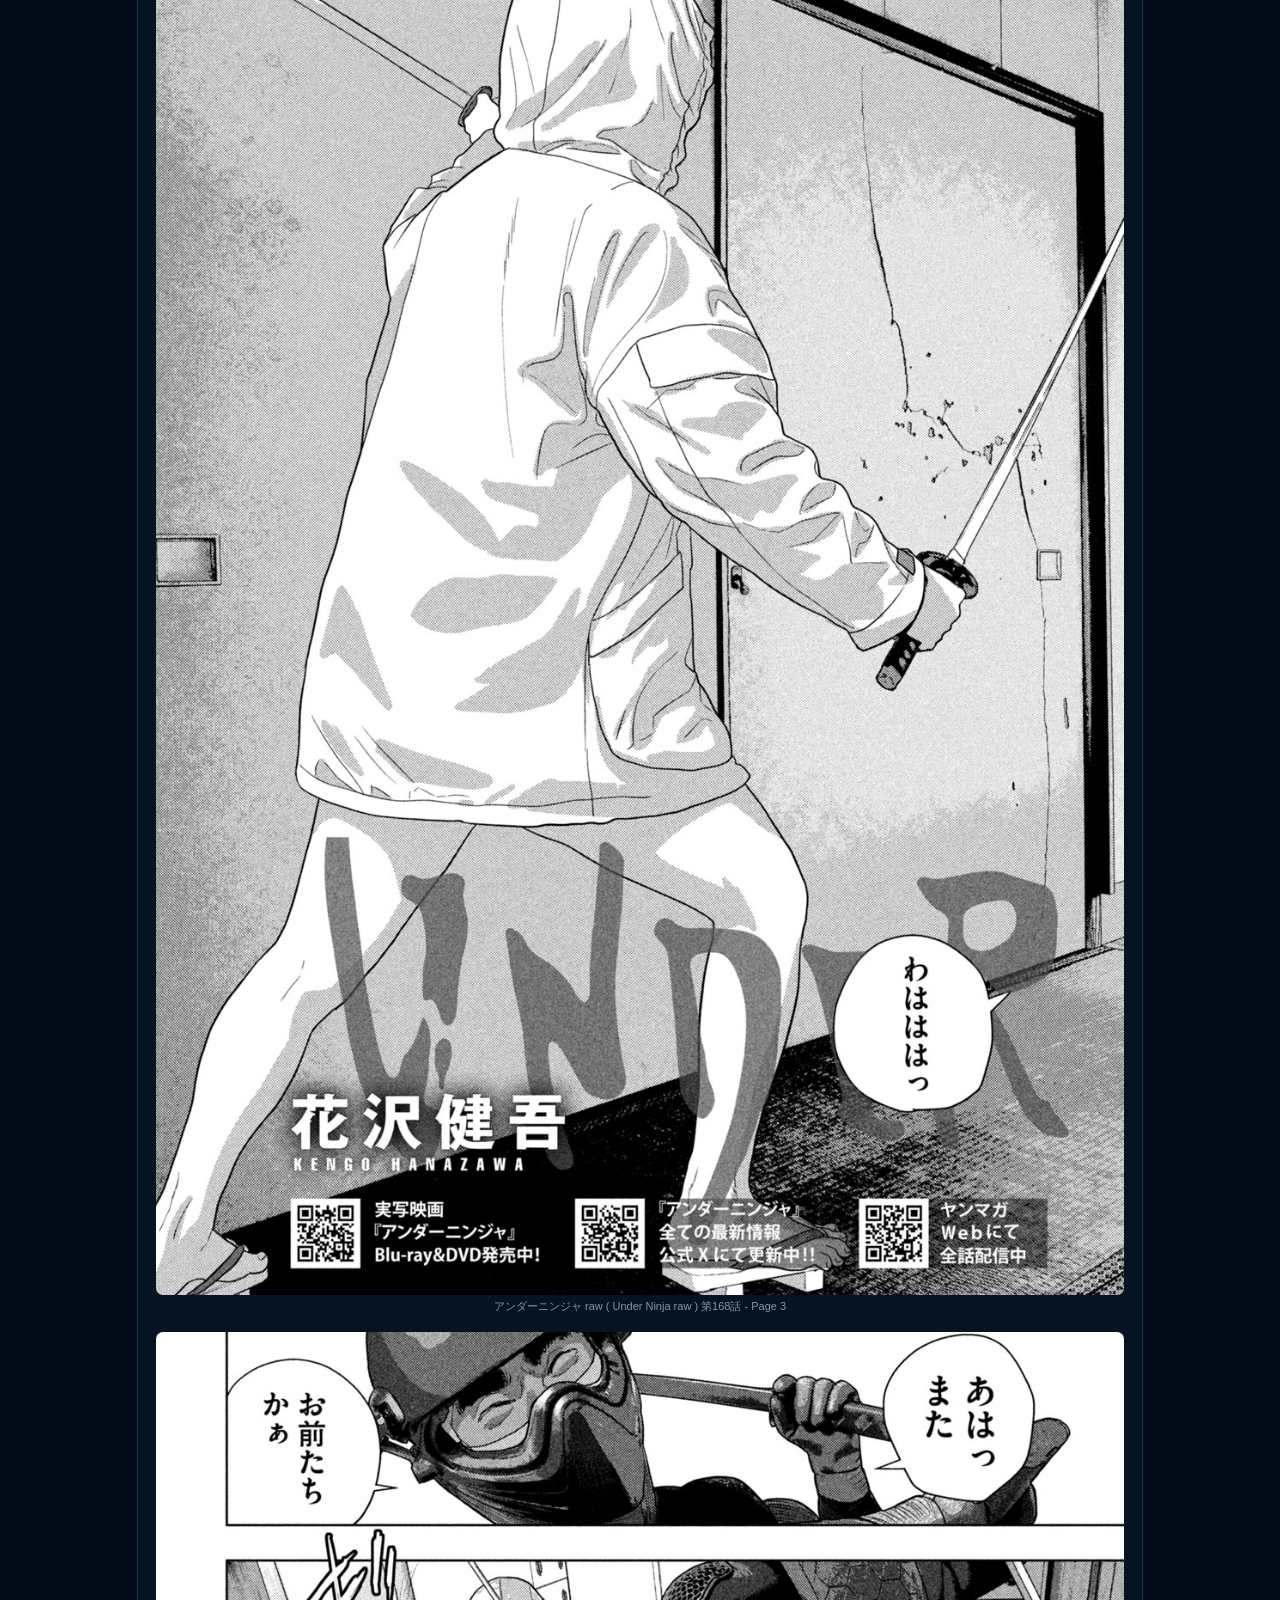
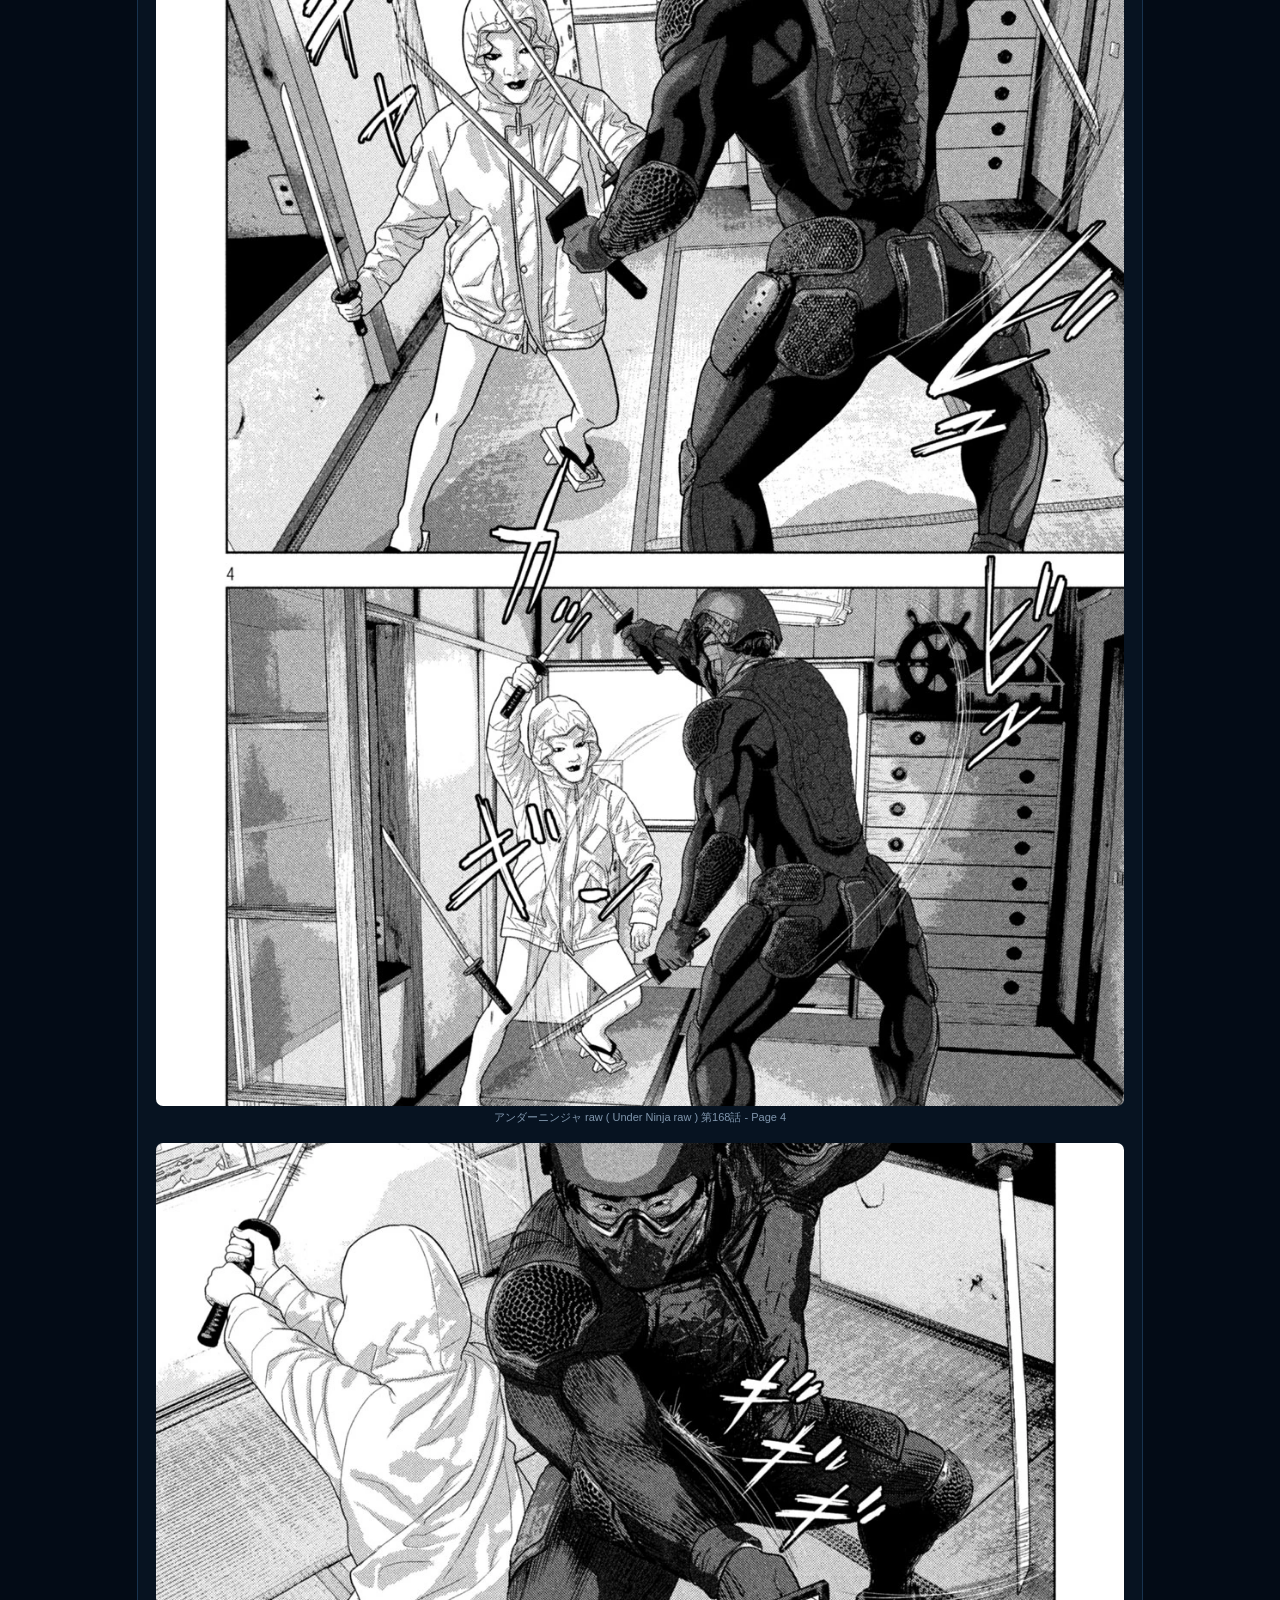
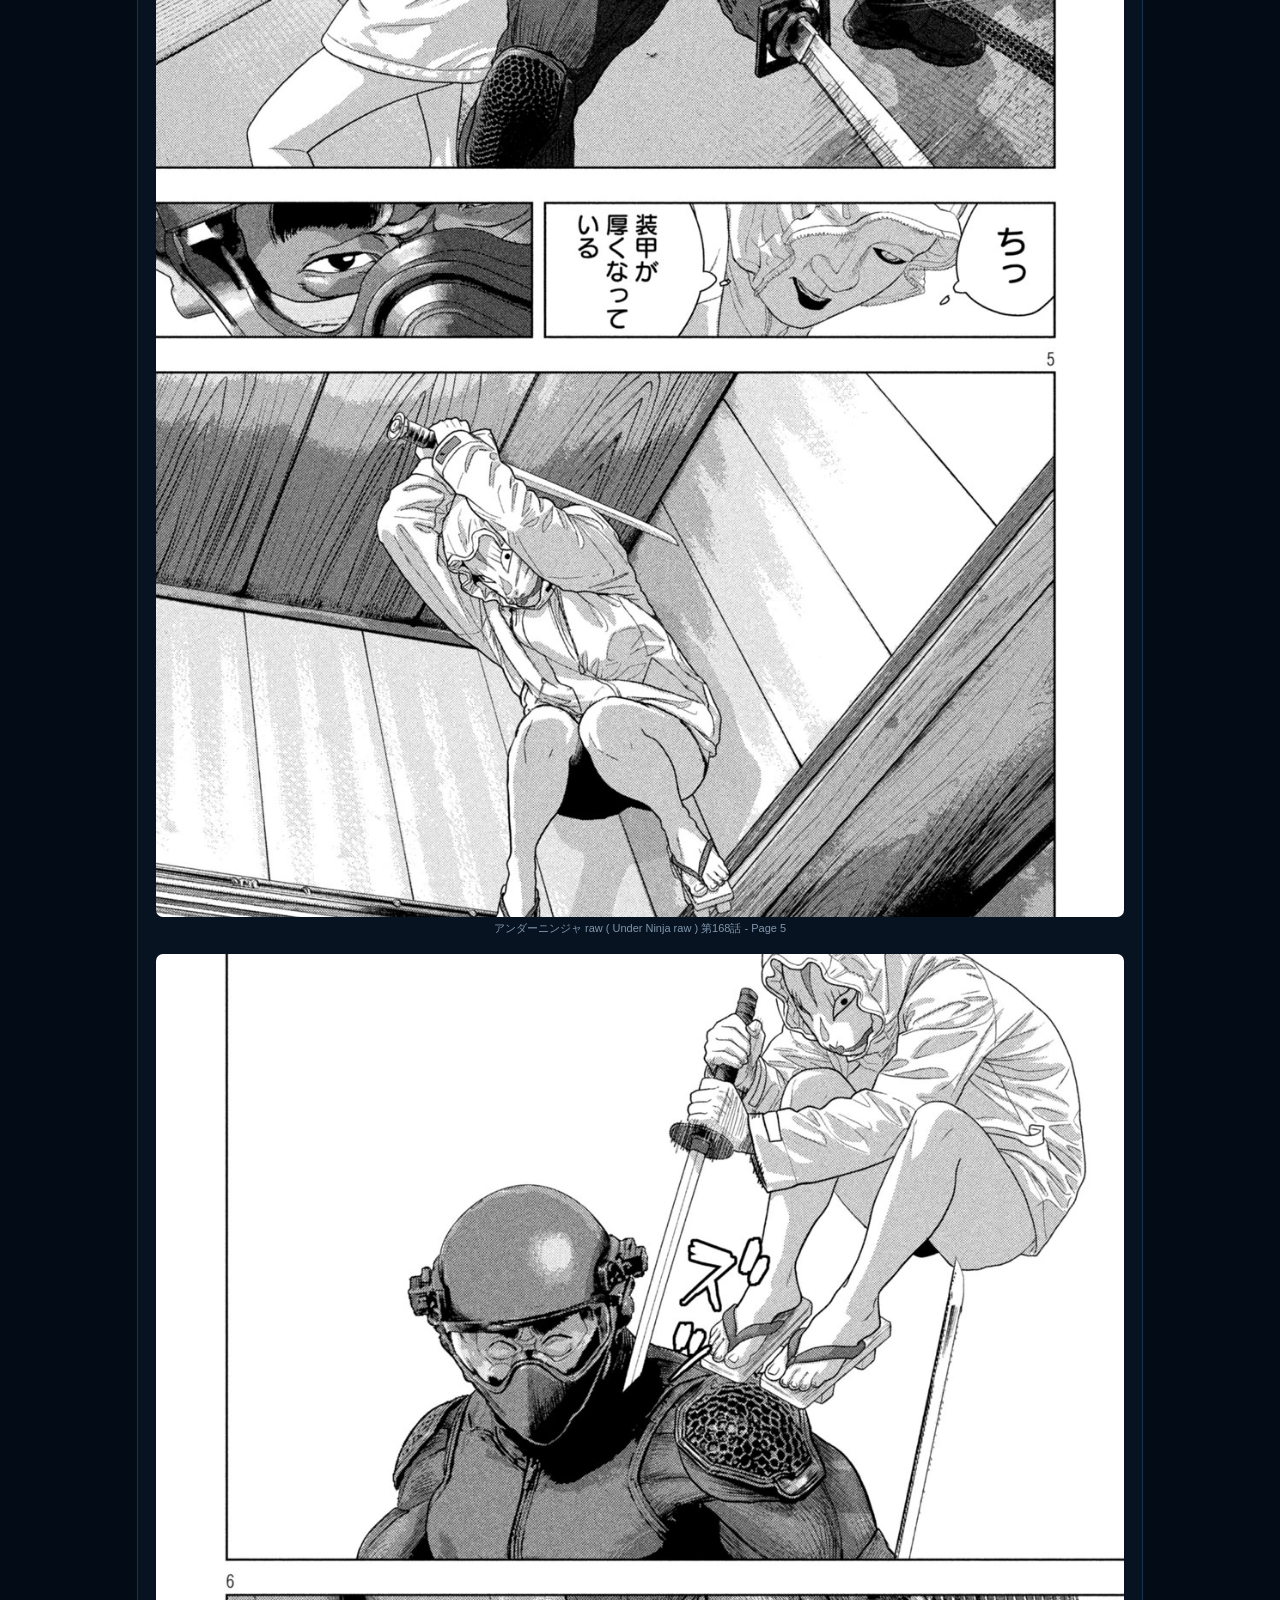
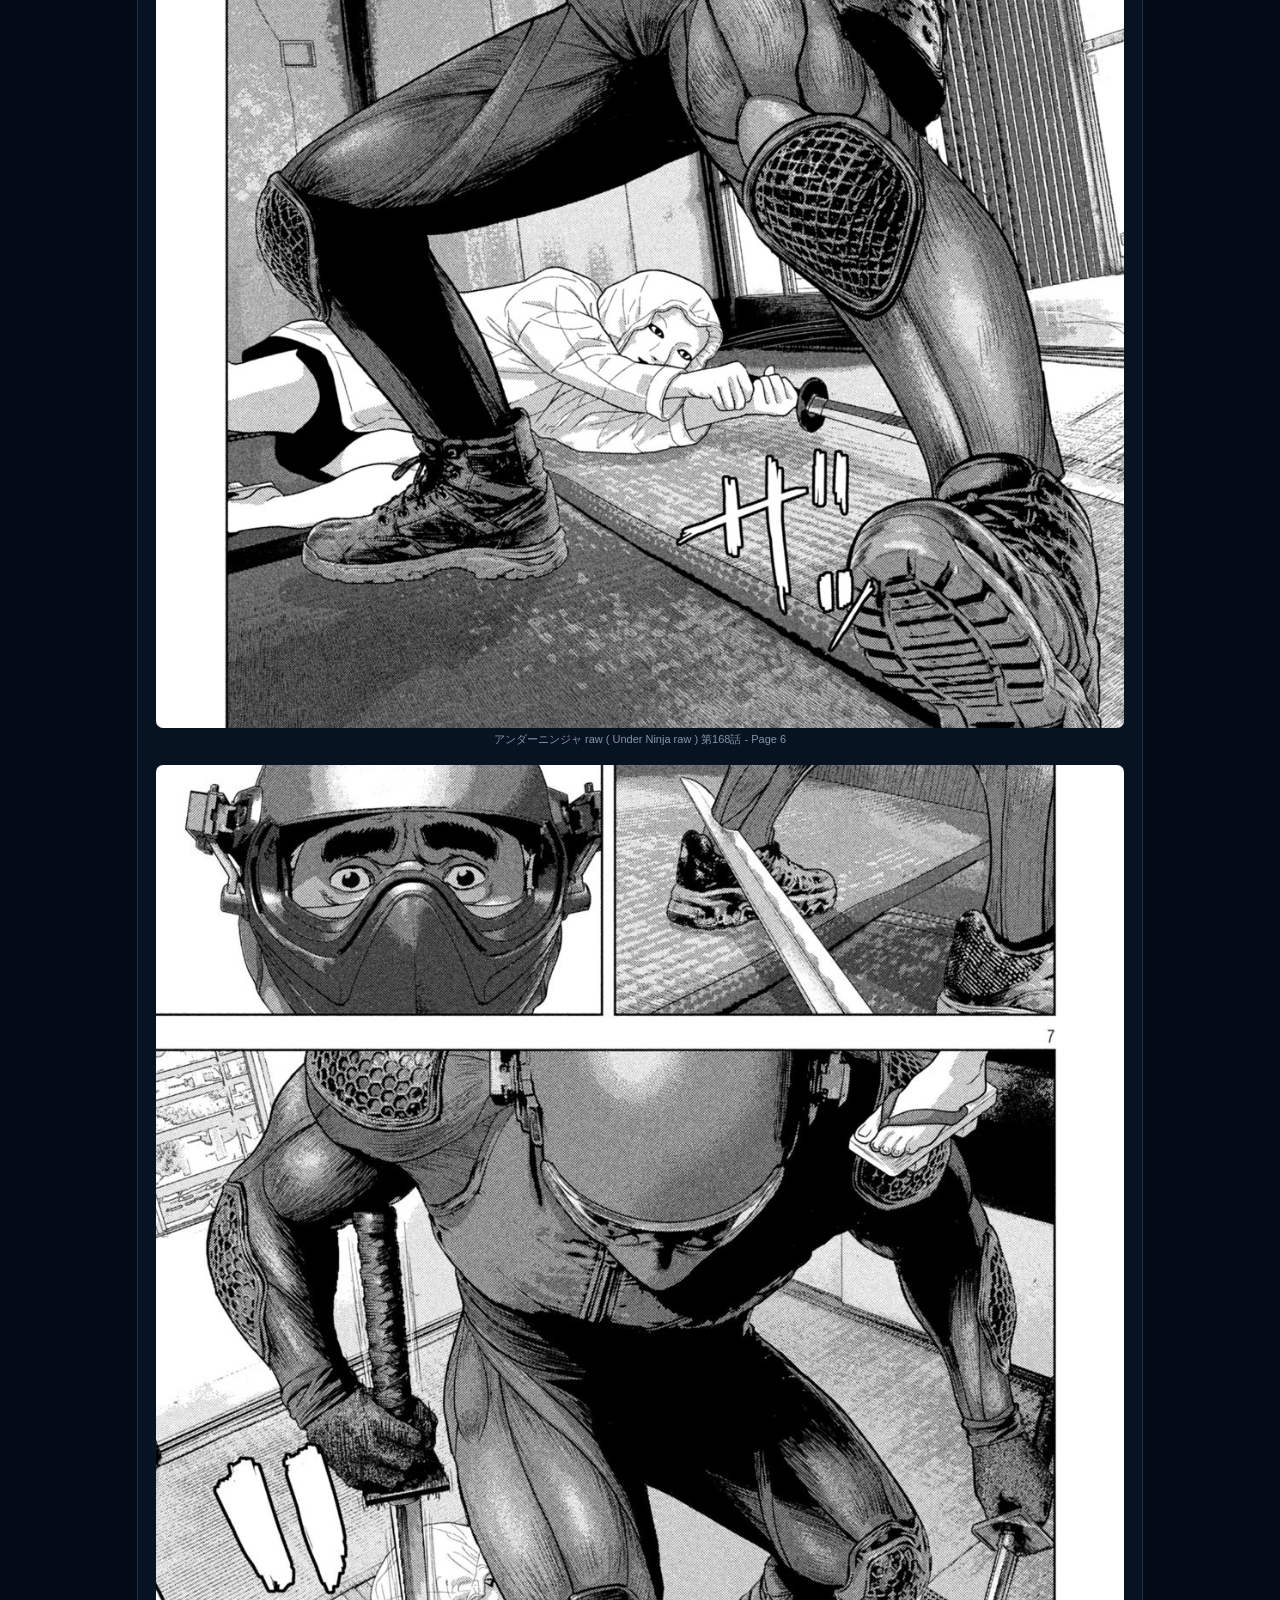
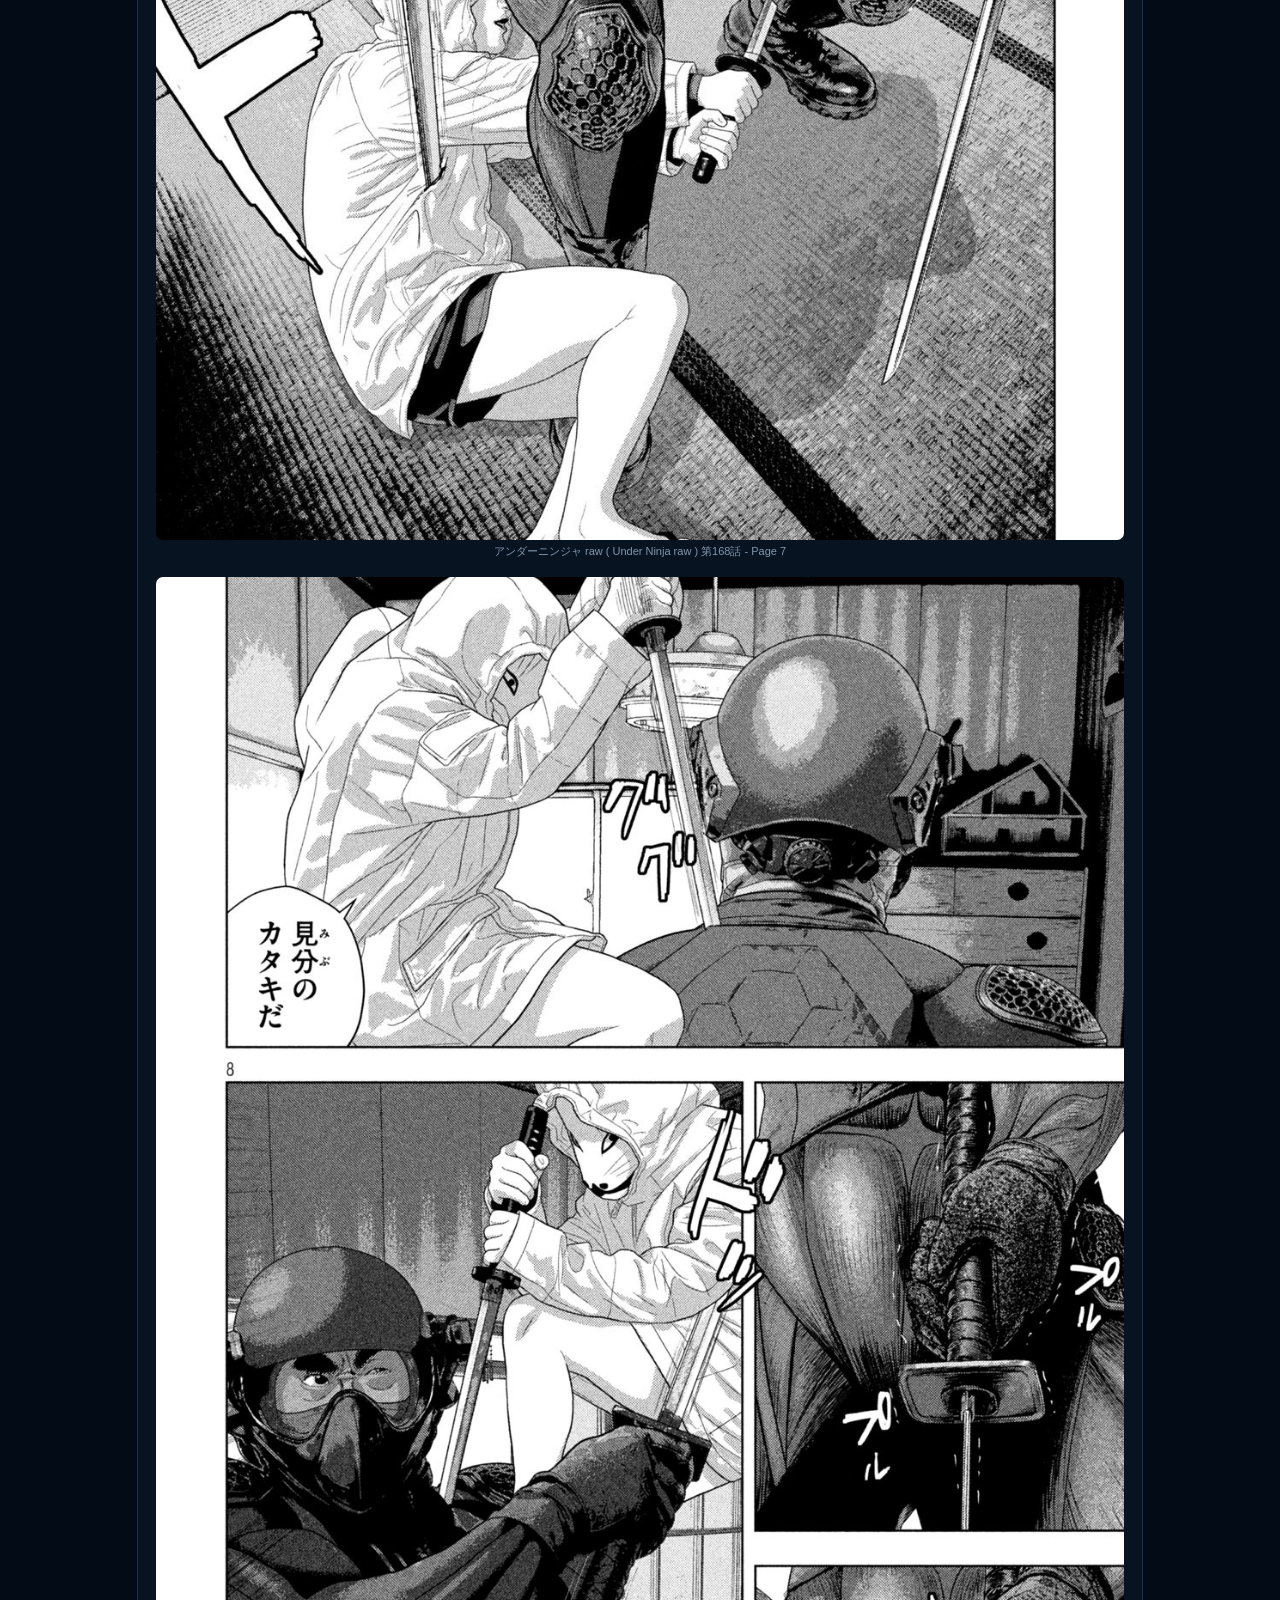
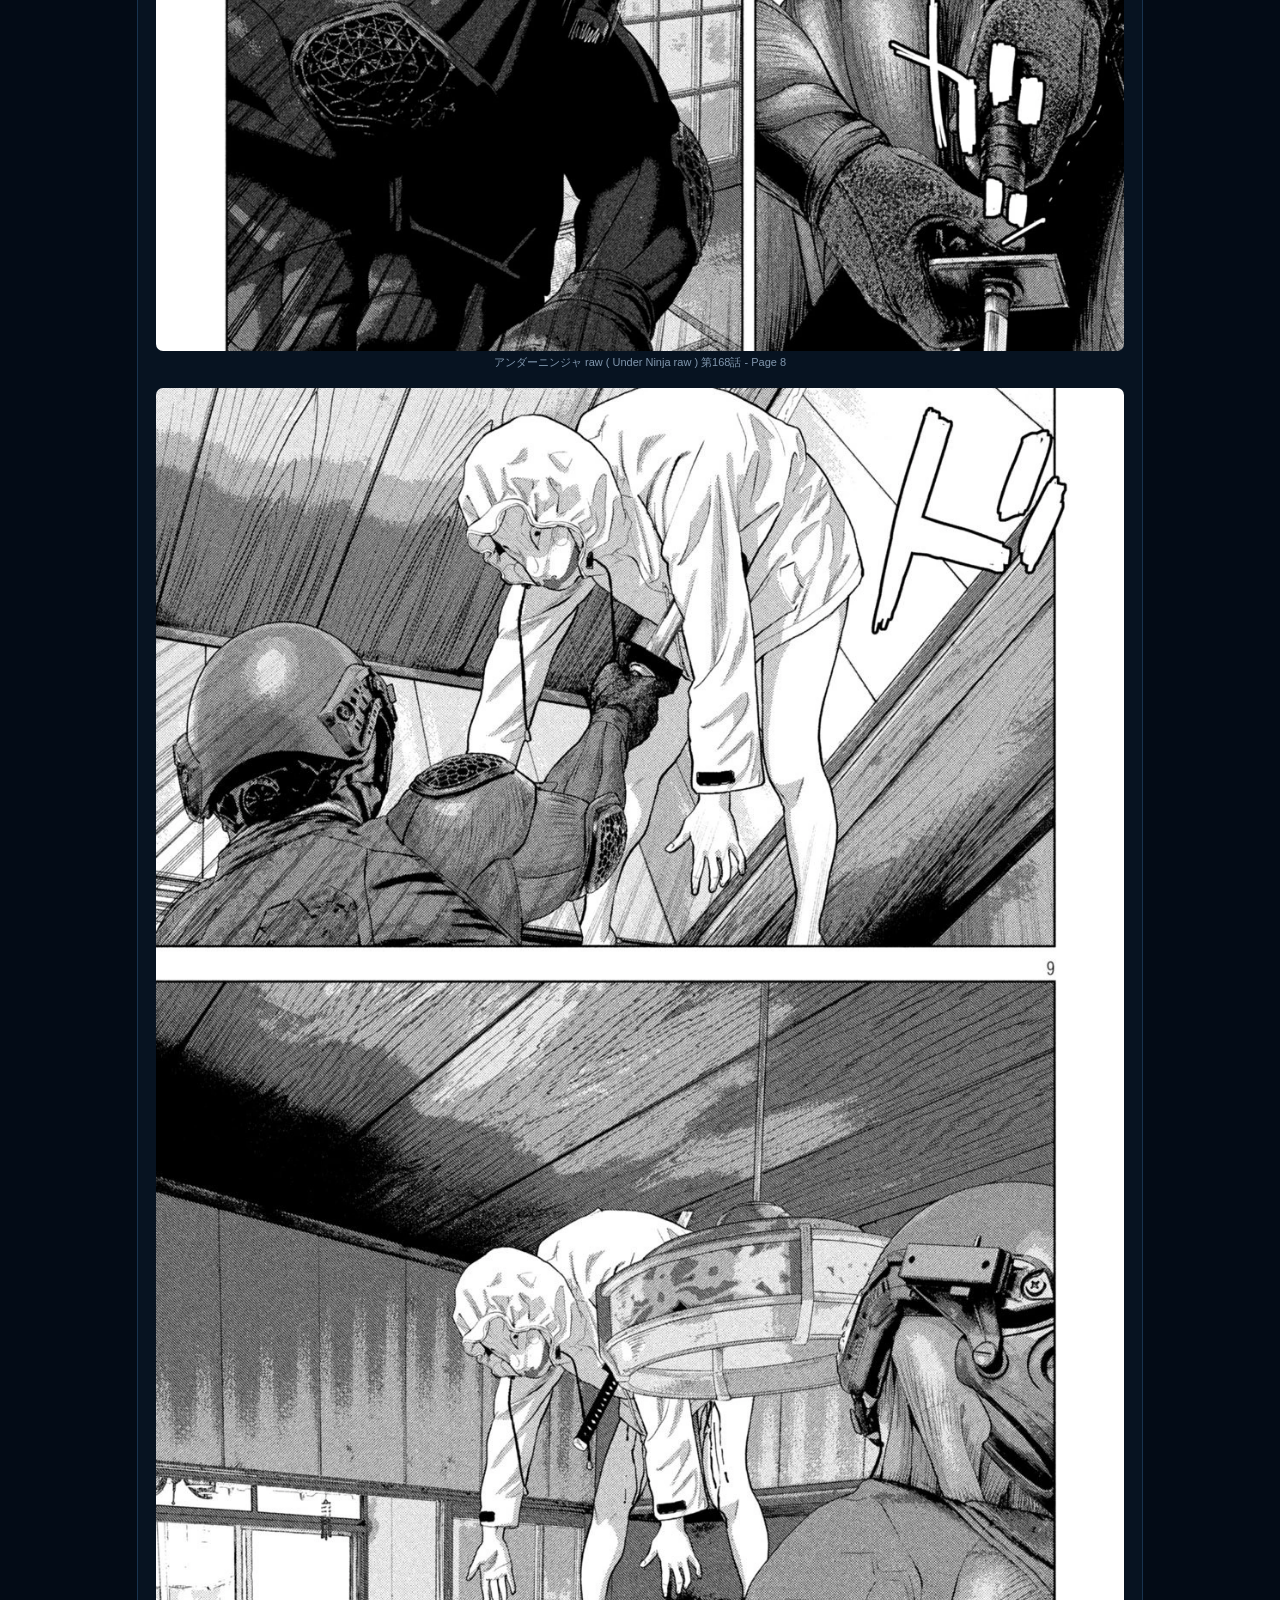
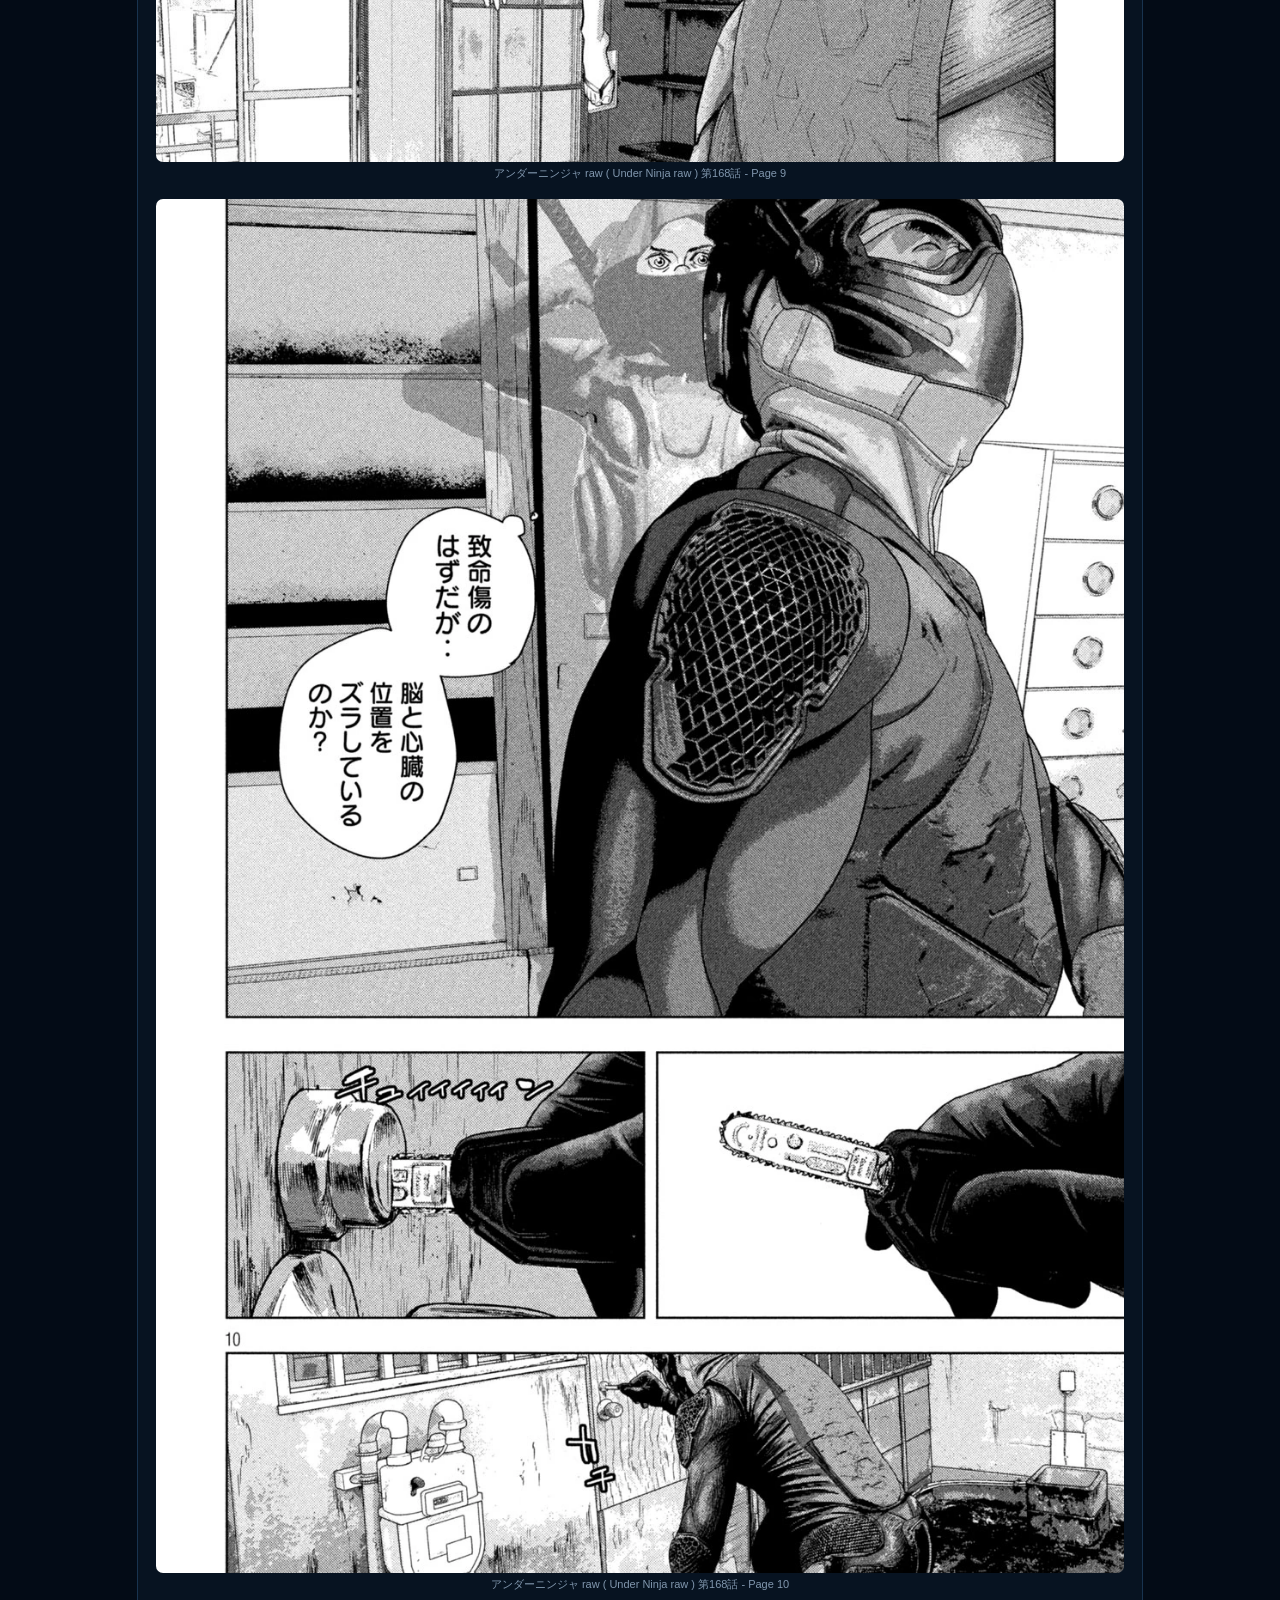
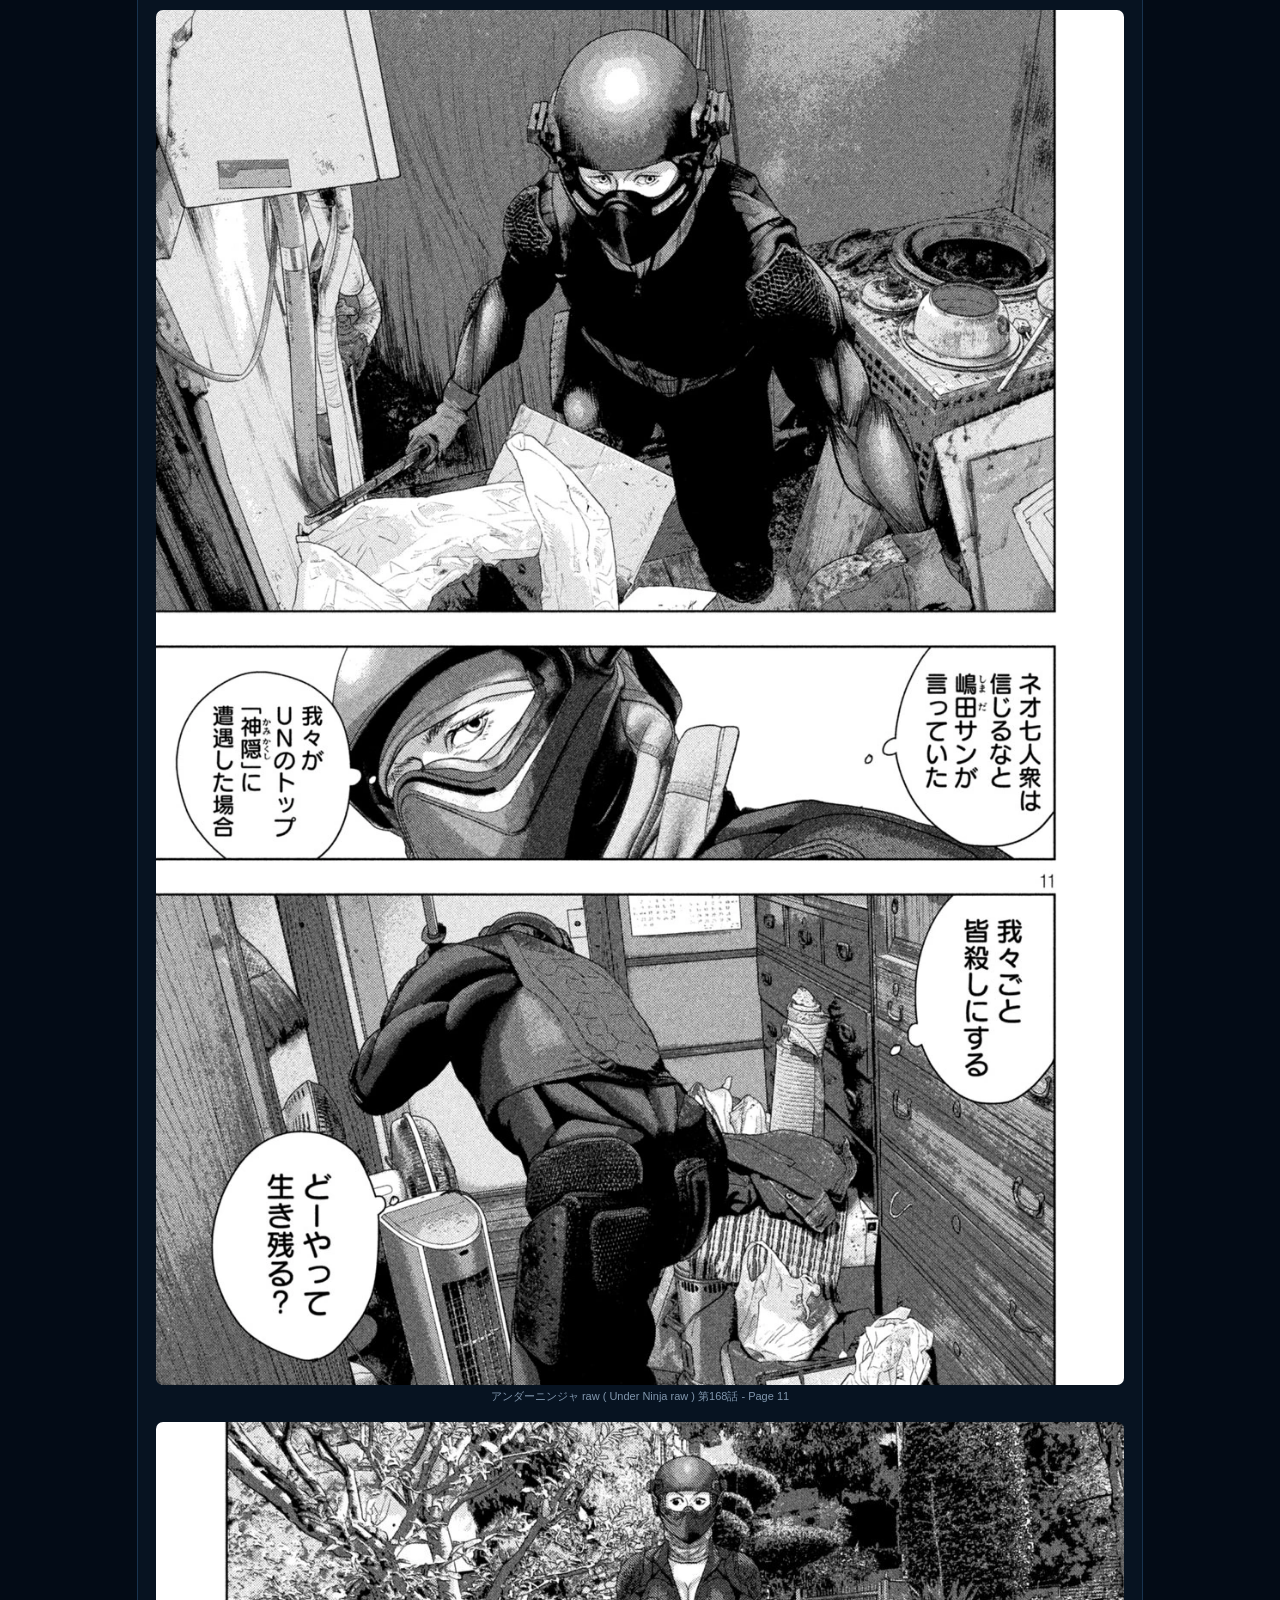
<file: posts/under-ninja-第168話.html>
<!doctype html>

<html lang="ja">

<head>

<meta charset="utf-8">

<meta
  name="viewport"
  content="width=device-width,initial-scale=1"
>

<title>アンダーニンジャ raw ( Under Ninja raw ) 第168話</title>

<meta
  name="description"
  content="アンダーニンジャ raw ( Under Ninja raw ) 第168話を読む。Under Ninjaの第168話 Rawをチェックできます。"
>

<meta
  name="robots"
  content="index, follow"
>

<link
  rel="canonical"
  href="https://readnewmangaraw.github.io/posts/under-ninja-%E7%AC%AC168%E8%A9%B1.html"
>

<meta
  property="og:type"
  content="article"
>

<meta
  property="og:title"
  content="アンダーニンジャ raw ( Under Ninja raw ) 第168話"
>

<meta
  property="og:description"
  content="アンダーニンジャ raw ( Under Ninja raw ) 第168話を読む。Under Ninjaの第168話 Rawをチェックできます。"
>

<meta
  property="og:url"
  content="https://readnewmangaraw.github.io/posts/under-ninja-%E7%AC%AC168%E8%A9%B1.html"
>

<meta
  property="og:image"
  content="https://readnewmangaraw.github.io/images/under-ninja-第168話/cover.jpg"
>

<link
  rel="stylesheet"
  href="../style.css"
>

<!-- Google tag (gtag.js) -->
<script async src="https://www.googletagmanager.com/gtag/js?id=G-LL2BH8VT9Q"></script>
<script>
  window.dataLayer = window.dataLayer || [];
  function gtag(){dataLayer.push(arguments);}
  gtag('js', new Date());
  gtag('config', 'G-LL2BH8VT9Q');
</script>

</head>

<body>

<header>

<div class="wrap nav">

<a
  class="brand"
  href="../index.html"
>

◈ ReadNew<span>MangaRaw</span>

</a>

</div>

</header>


<main
  class="wrap"
  style="
    display:block;
    max-width:1050px;
    margin-top:28px;
  "
>

<section class="panel">


<div class="heading">

<h1>
アンダーニンジャ raw ( Under Ninja raw ) 第168話
</h1>


<p>

Under Ninja

　

第168話

　

·

　

Action

</p>

</div>


<div
  style="
    padding:18px;
  "
>


<div
  style="
    margin-bottom:18px;
    color:#91a5bd;
    font-size:13px;
    line-height:1.8;
  "
>

<p>

Under Ninja 第168話 の
Raw をチェックできます。

</p>

<p>

最新の漫画ページを画像で確認できます。
このページでは アンダーニンジャ raw ( Under Ninja raw ) 第168話 の
章情報と画像を掲載しています。

</p>

</div>




<figure
  style="
    margin:0 0 18px;
    text-align:center;
  "
>

<img
  src="../images/under-ninja-第168話/page-01.webp"
  alt="アンダーニンジャ raw ( Under Ninja raw ) 第168話 - Page 1"
  loading="lazy"
  decoding="async"
  style="
    max-width:100%;
    height:auto;
    border-radius:7px;
  "
>

<figcaption
  style="
    font-size:11px;
    color:#8197ae;
  "
>

アンダーニンジャ raw ( Under Ninja raw ) 第168話 - Page 1

</figcaption>

</figure>




<figure
  style="
    margin:0 0 18px;
    text-align:center;
  "
>

<img
  src="../images/under-ninja-第168話/page-02.webp"
  alt="アンダーニンジャ raw ( Under Ninja raw ) 第168話 - Page 2"
  loading="lazy"
  decoding="async"
  style="
    max-width:100%;
    height:auto;
    border-radius:7px;
  "
>

<figcaption
  style="
    font-size:11px;
    color:#8197ae;
  "
>

アンダーニンジャ raw ( Under Ninja raw ) 第168話 - Page 2

</figcaption>

</figure>




<figure
  style="
    margin:0 0 18px;
    text-align:center;
  "
>

<img
  src="../images/under-ninja-第168話/page-03.webp"
  alt="アンダーニンジャ raw ( Under Ninja raw ) 第168話 - Page 3"
  loading="lazy"
  decoding="async"
  style="
    max-width:100%;
    height:auto;
    border-radius:7px;
  "
>

<figcaption
  style="
    font-size:11px;
    color:#8197ae;
  "
>

アンダーニンジャ raw ( Under Ninja raw ) 第168話 - Page 3

</figcaption>

</figure>




<figure
  style="
    margin:0 0 18px;
    text-align:center;
  "
>

<img
  src="../images/under-ninja-第168話/page-04.webp"
  alt="アンダーニンジャ raw ( Under Ninja raw ) 第168話 - Page 4"
  loading="lazy"
  decoding="async"
  style="
    max-width:100%;
    height:auto;
    border-radius:7px;
  "
>

<figcaption
  style="
    font-size:11px;
    color:#8197ae;
  "
>

アンダーニンジャ raw ( Under Ninja raw ) 第168話 - Page 4

</figcaption>

</figure>




<figure
  style="
    margin:0 0 18px;
    text-align:center;
  "
>

<img
  src="../images/under-ninja-第168話/page-05.webp"
  alt="アンダーニンジャ raw ( Under Ninja raw ) 第168話 - Page 5"
  loading="lazy"
  decoding="async"
  style="
    max-width:100%;
    height:auto;
    border-radius:7px;
  "
>

<figcaption
  style="
    font-size:11px;
    color:#8197ae;
  "
>

アンダーニンジャ raw ( Under Ninja raw ) 第168話 - Page 5

</figcaption>

</figure>




<figure
  style="
    margin:0 0 18px;
    text-align:center;
  "
>

<img
  src="../images/under-ninja-第168話/page-06.webp"
  alt="アンダーニンジャ raw ( Under Ninja raw ) 第168話 - Page 6"
  loading="lazy"
  decoding="async"
  style="
    max-width:100%;
    height:auto;
    border-radius:7px;
  "
>

<figcaption
  style="
    font-size:11px;
    color:#8197ae;
  "
>

アンダーニンジャ raw ( Under Ninja raw ) 第168話 - Page 6

</figcaption>

</figure>




<figure
  style="
    margin:0 0 18px;
    text-align:center;
  "
>

<img
  src="../images/under-ninja-第168話/page-07.webp"
  alt="アンダーニンジャ raw ( Under Ninja raw ) 第168話 - Page 7"
  loading="lazy"
  decoding="async"
  style="
    max-width:100%;
    height:auto;
    border-radius:7px;
  "
>

<figcaption
  style="
    font-size:11px;
    color:#8197ae;
  "
>

アンダーニンジャ raw ( Under Ninja raw ) 第168話 - Page 7

</figcaption>

</figure>




<figure
  style="
    margin:0 0 18px;
    text-align:center;
  "
>

<img
  src="../images/under-ninja-第168話/page-08.webp"
  alt="アンダーニンジャ raw ( Under Ninja raw ) 第168話 - Page 8"
  loading="lazy"
  decoding="async"
  style="
    max-width:100%;
    height:auto;
    border-radius:7px;
  "
>

<figcaption
  style="
    font-size:11px;
    color:#8197ae;
  "
>

アンダーニンジャ raw ( Under Ninja raw ) 第168話 - Page 8

</figcaption>

</figure>




<figure
  style="
    margin:0 0 18px;
    text-align:center;
  "
>

<img
  src="../images/under-ninja-第168話/page-09.webp"
  alt="アンダーニンジャ raw ( Under Ninja raw ) 第168話 - Page 9"
  loading="lazy"
  decoding="async"
  style="
    max-width:100%;
    height:auto;
    border-radius:7px;
  "
>

<figcaption
  style="
    font-size:11px;
    color:#8197ae;
  "
>

アンダーニンジャ raw ( Under Ninja raw ) 第168話 - Page 9

</figcaption>

</figure>




<figure
  style="
    margin:0 0 18px;
    text-align:center;
  "
>

<img
  src="../images/under-ninja-第168話/page-10.webp"
  alt="アンダーニンジャ raw ( Under Ninja raw ) 第168話 - Page 10"
  loading="lazy"
  decoding="async"
  style="
    max-width:100%;
    height:auto;
    border-radius:7px;
  "
>

<figcaption
  style="
    font-size:11px;
    color:#8197ae;
  "
>

アンダーニンジャ raw ( Under Ninja raw ) 第168話 - Page 10

</figcaption>

</figure>




<figure
  style="
    margin:0 0 18px;
    text-align:center;
  "
>

<img
  src="../images/under-ninja-第168話/page-11.webp"
  alt="アンダーニンジャ raw ( Under Ninja raw ) 第168話 - Page 11"
  loading="lazy"
  decoding="async"
  style="
    max-width:100%;
    height:auto;
    border-radius:7px;
  "
>

<figcaption
  style="
    font-size:11px;
    color:#8197ae;
  "
>

アンダーニンジャ raw ( Under Ninja raw ) 第168話 - Page 11

</figcaption>

</figure>




<figure
  style="
    margin:0 0 18px;
    text-align:center;
  "
>

<img
  src="../images/under-ninja-第168話/page-12.webp"
  alt="アンダーニンジャ raw ( Under Ninja raw ) 第168話 - Page 12"
  loading="lazy"
  decoding="async"
  style="
    max-width:100%;
    height:auto;
    border-radius:7px;
  "
>

<figcaption
  style="
    font-size:11px;
    color:#8197ae;
  "
>

アンダーニンジャ raw ( Under Ninja raw ) 第168話 - Page 12

</figcaption>

</figure>




<figure
  style="
    margin:0 0 18px;
    text-align:center;
  "
>

<img
  src="../images/under-ninja-第168話/page-13.webp"
  alt="アンダーニンジャ raw ( Under Ninja raw ) 第168話 - Page 13"
  loading="lazy"
  decoding="async"
  style="
    max-width:100%;
    height:auto;
    border-radius:7px;
  "
>

<figcaption
  style="
    font-size:11px;
    color:#8197ae;
  "
>

アンダーニンジャ raw ( Under Ninja raw ) 第168話 - Page 13

</figcaption>

</figure>




<figure
  style="
    margin:0 0 18px;
    text-align:center;
  "
>

<img
  src="../images/under-ninja-第168話/page-14.webp"
  alt="アンダーニンジャ raw ( Under Ninja raw ) 第168話 - Page 14"
  loading="lazy"
  decoding="async"
  style="
    max-width:100%;
    height:auto;
    border-radius:7px;
  "
>

<figcaption
  style="
    font-size:11px;
    color:#8197ae;
  "
>

アンダーニンジャ raw ( Under Ninja raw ) 第168話 - Page 14

</figcaption>

</figure>




<figure
  style="
    margin:0 0 18px;
    text-align:center;
  "
>

<img
  src="../images/under-ninja-第168話/page-15.webp"
  alt="アンダーニンジャ raw ( Under Ninja raw ) 第168話 - Page 15"
  loading="lazy"
  decoding="async"
  style="
    max-width:100%;
    height:auto;
    border-radius:7px;
  "
>

<figcaption
  style="
    font-size:11px;
    color:#8197ae;
  "
>

アンダーニンジャ raw ( Under Ninja raw ) 第168話 - Page 15

</figcaption>

</figure>




<figure
  style="
    margin:0 0 18px;
    text-align:center;
  "
>

<img
  src="../images/under-ninja-第168話/page-16.webp"
  alt="アンダーニンジャ raw ( Under Ninja raw ) 第168話 - Page 16"
  loading="lazy"
  decoding="async"
  style="
    max-width:100%;
    height:auto;
    border-radius:7px;
  "
>

<figcaption
  style="
    font-size:11px;
    color:#8197ae;
  "
>

アンダーニンジャ raw ( Under Ninja raw ) 第168話 - Page 16

</figcaption>

</figure>




<figure
  style="
    margin:0 0 18px;
    text-align:center;
  "
>

<img
  src="../images/under-ninja-第168話/page-17.webp"
  alt="アンダーニンジャ raw ( Under Ninja raw ) 第168話 - Page 17"
  loading="lazy"
  decoding="async"
  style="
    max-width:100%;
    height:auto;
    border-radius:7px;
  "
>

<figcaption
  style="
    font-size:11px;
    color:#8197ae;
  "
>

アンダーニンジャ raw ( Under Ninja raw ) 第168話 - Page 17

</figcaption>

</figure>




<figure
  style="
    margin:0 0 18px;
    text-align:center;
  "
>

<img
  src="../images/under-ninja-第168話/page-18.webp"
  alt="アンダーニンジャ raw ( Under Ninja raw ) 第168話 - Page 18"
  loading="lazy"
  decoding="async"
  style="
    max-width:100%;
    height:auto;
    border-radius:7px;
  "
>

<figcaption
  style="
    font-size:11px;
    color:#8197ae;
  "
>

アンダーニンジャ raw ( Under Ninja raw ) 第168話 - Page 18

</figcaption>

</figure>




</div>

</section>


<div
  style="
    margin-top:18px;
    text-align:center;
  "
>

<a
  href="../index.html"
  style="
    display:inline-block;
    padding:10px 18px;
    border:1px solid #24415f;
    border-radius:8px;
    color:#d6e4f3;
  "
>

← 最新の漫画一覧へ戻る

</a>

</div>


</main>


<footer>

<div class="copy">

© 2026 ReadNewMangaRaw

</div>

</footer>


</body>

</html>
</file>
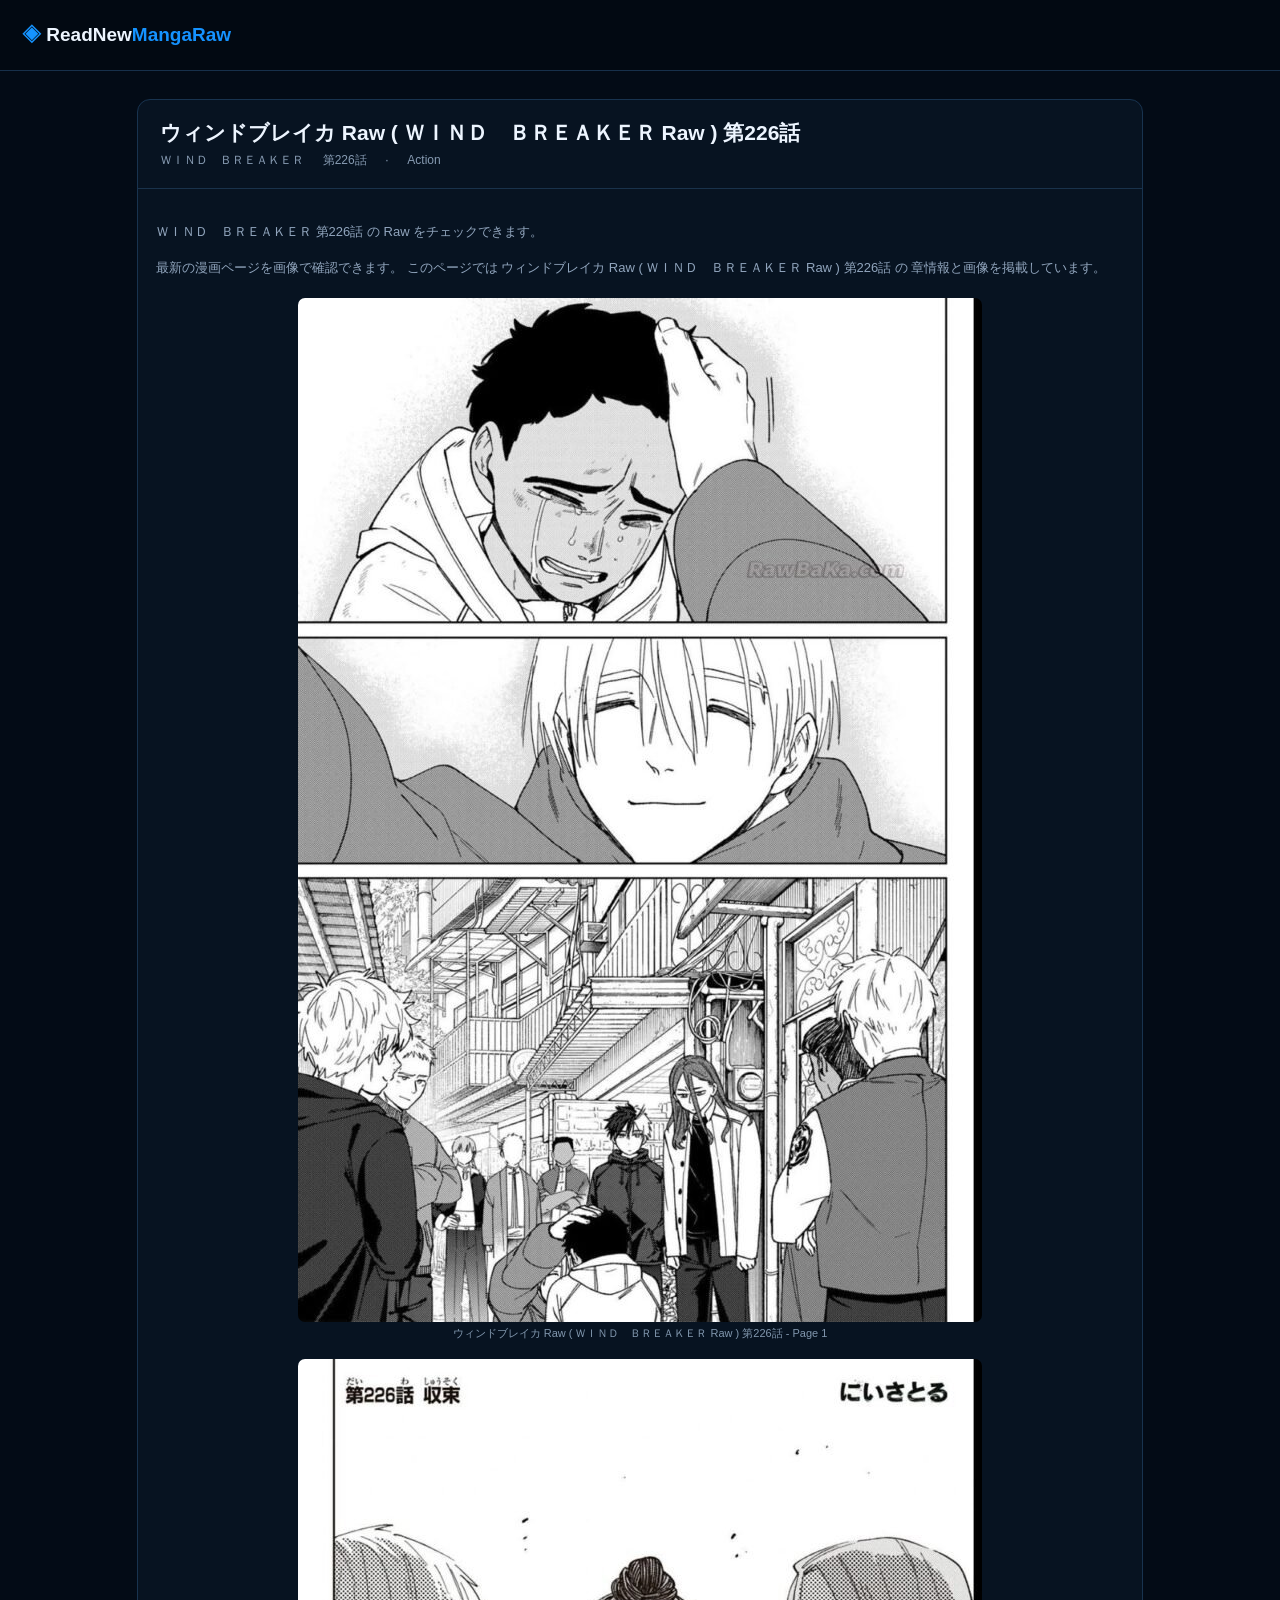
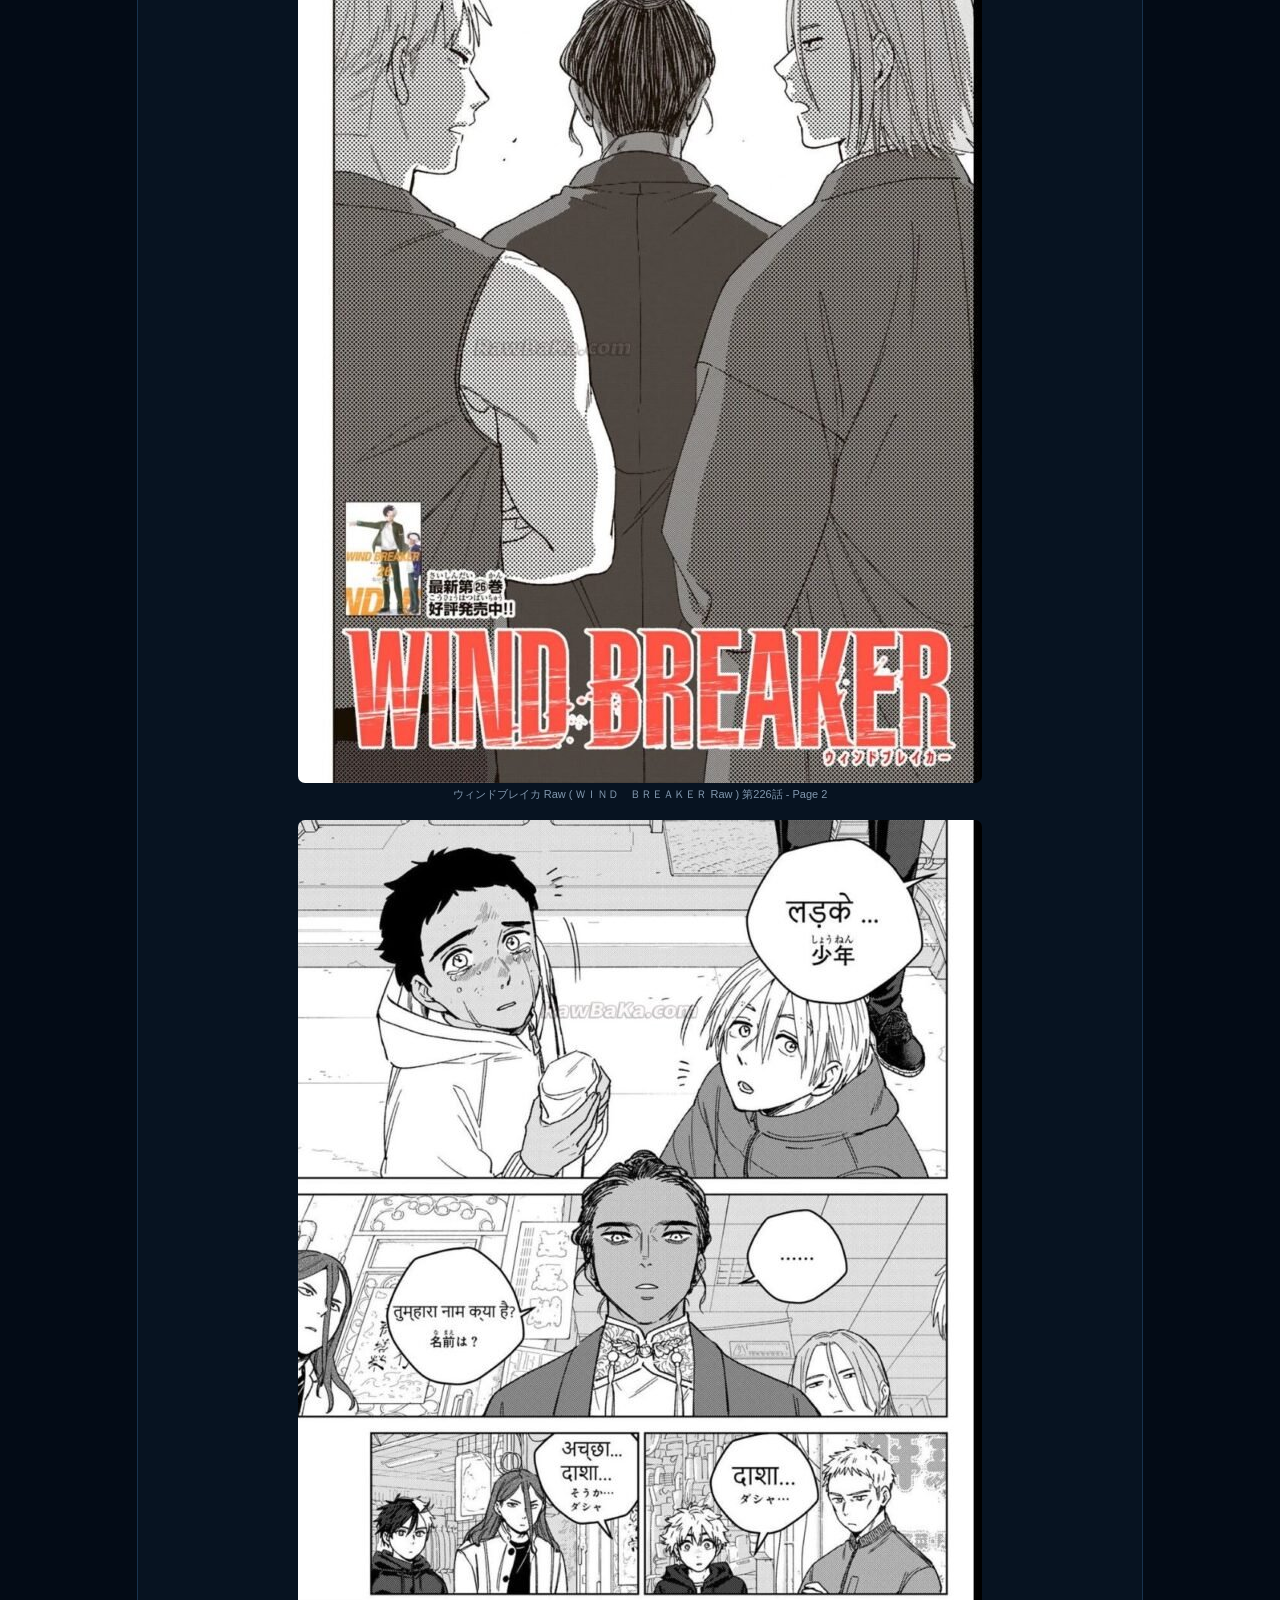
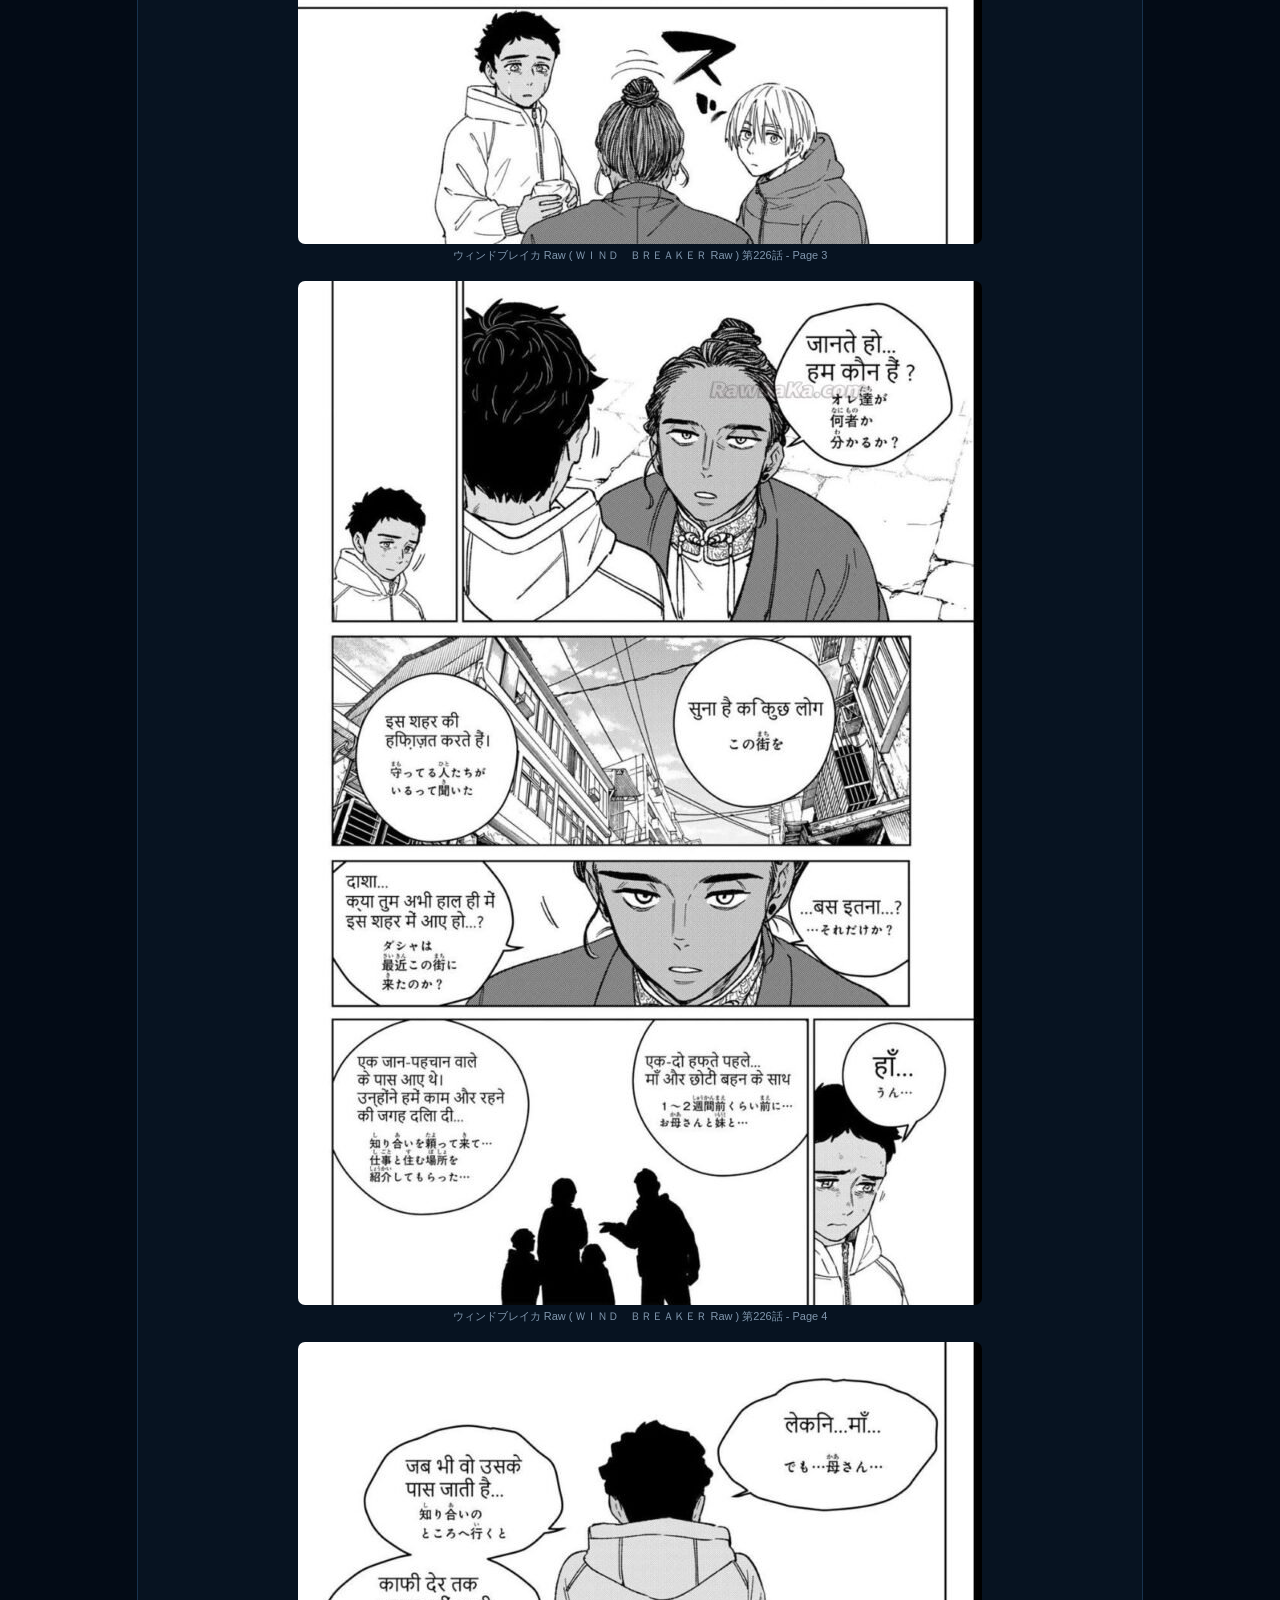
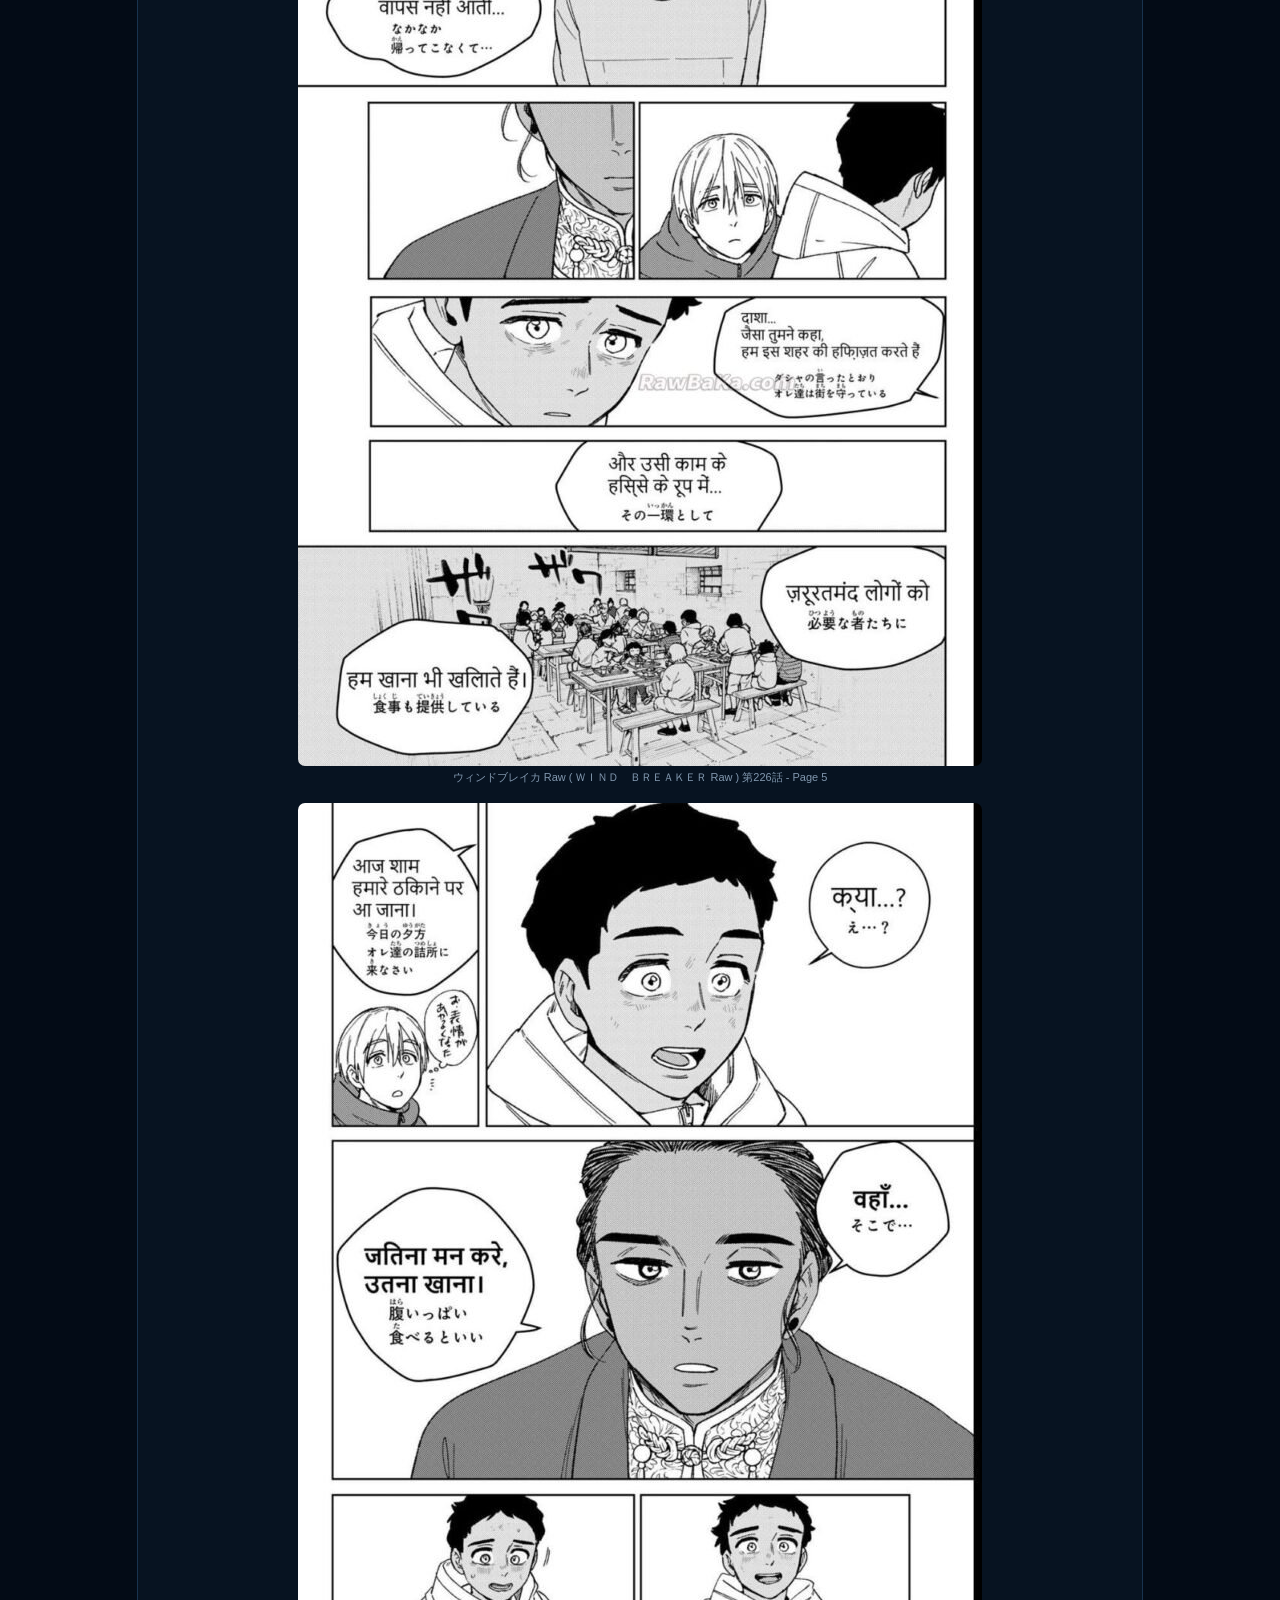
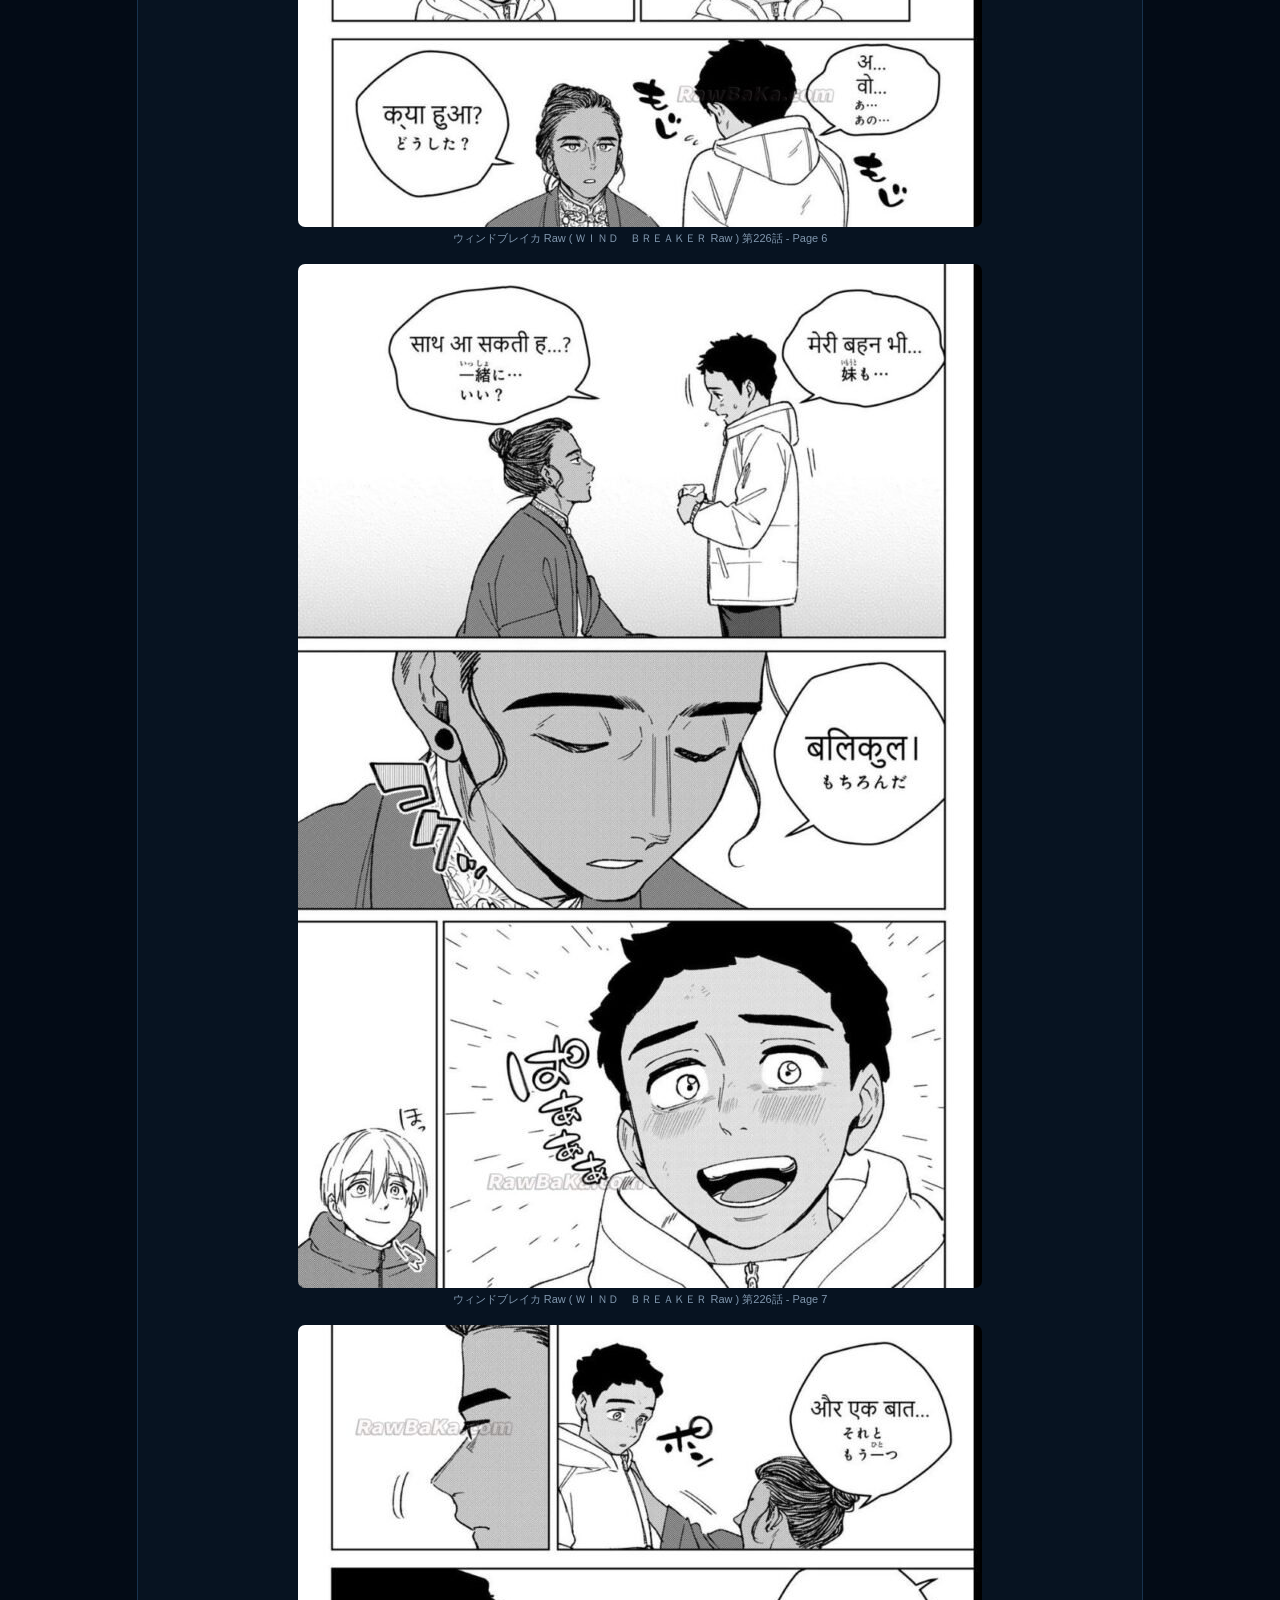
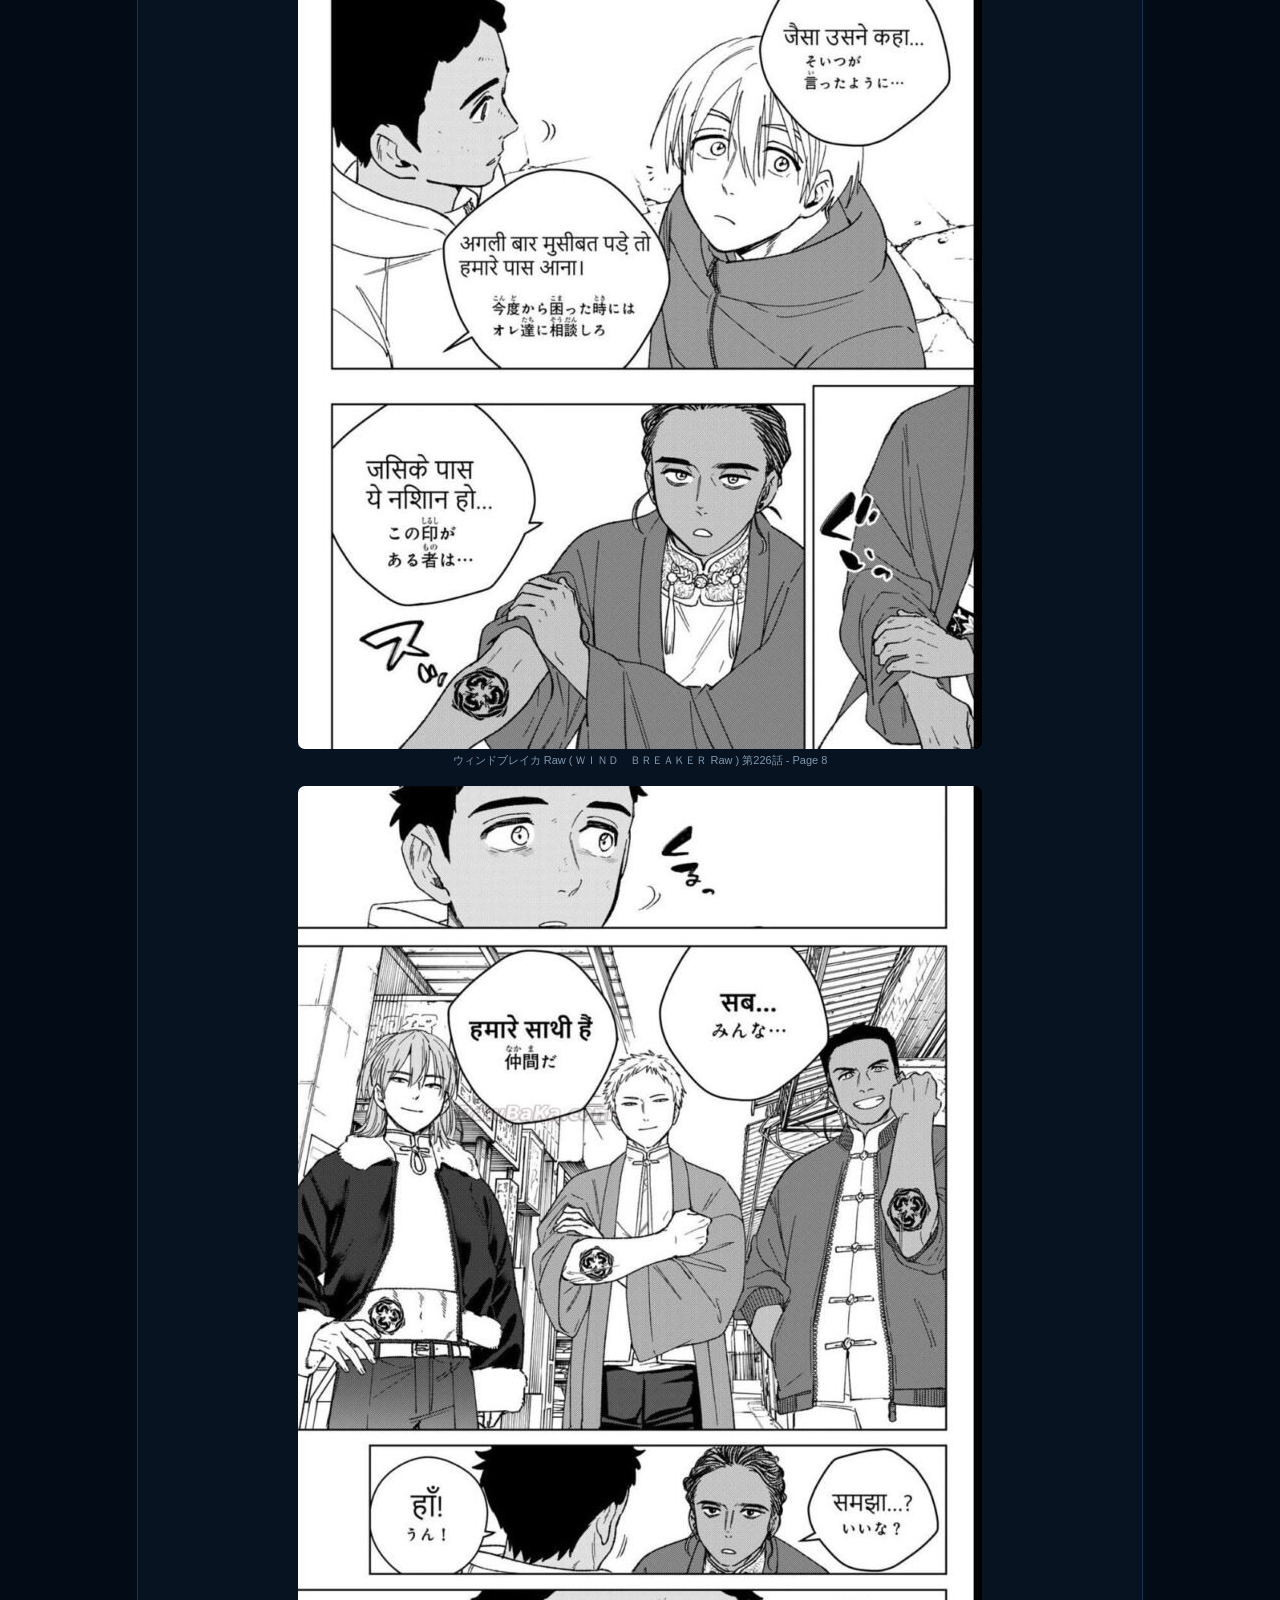
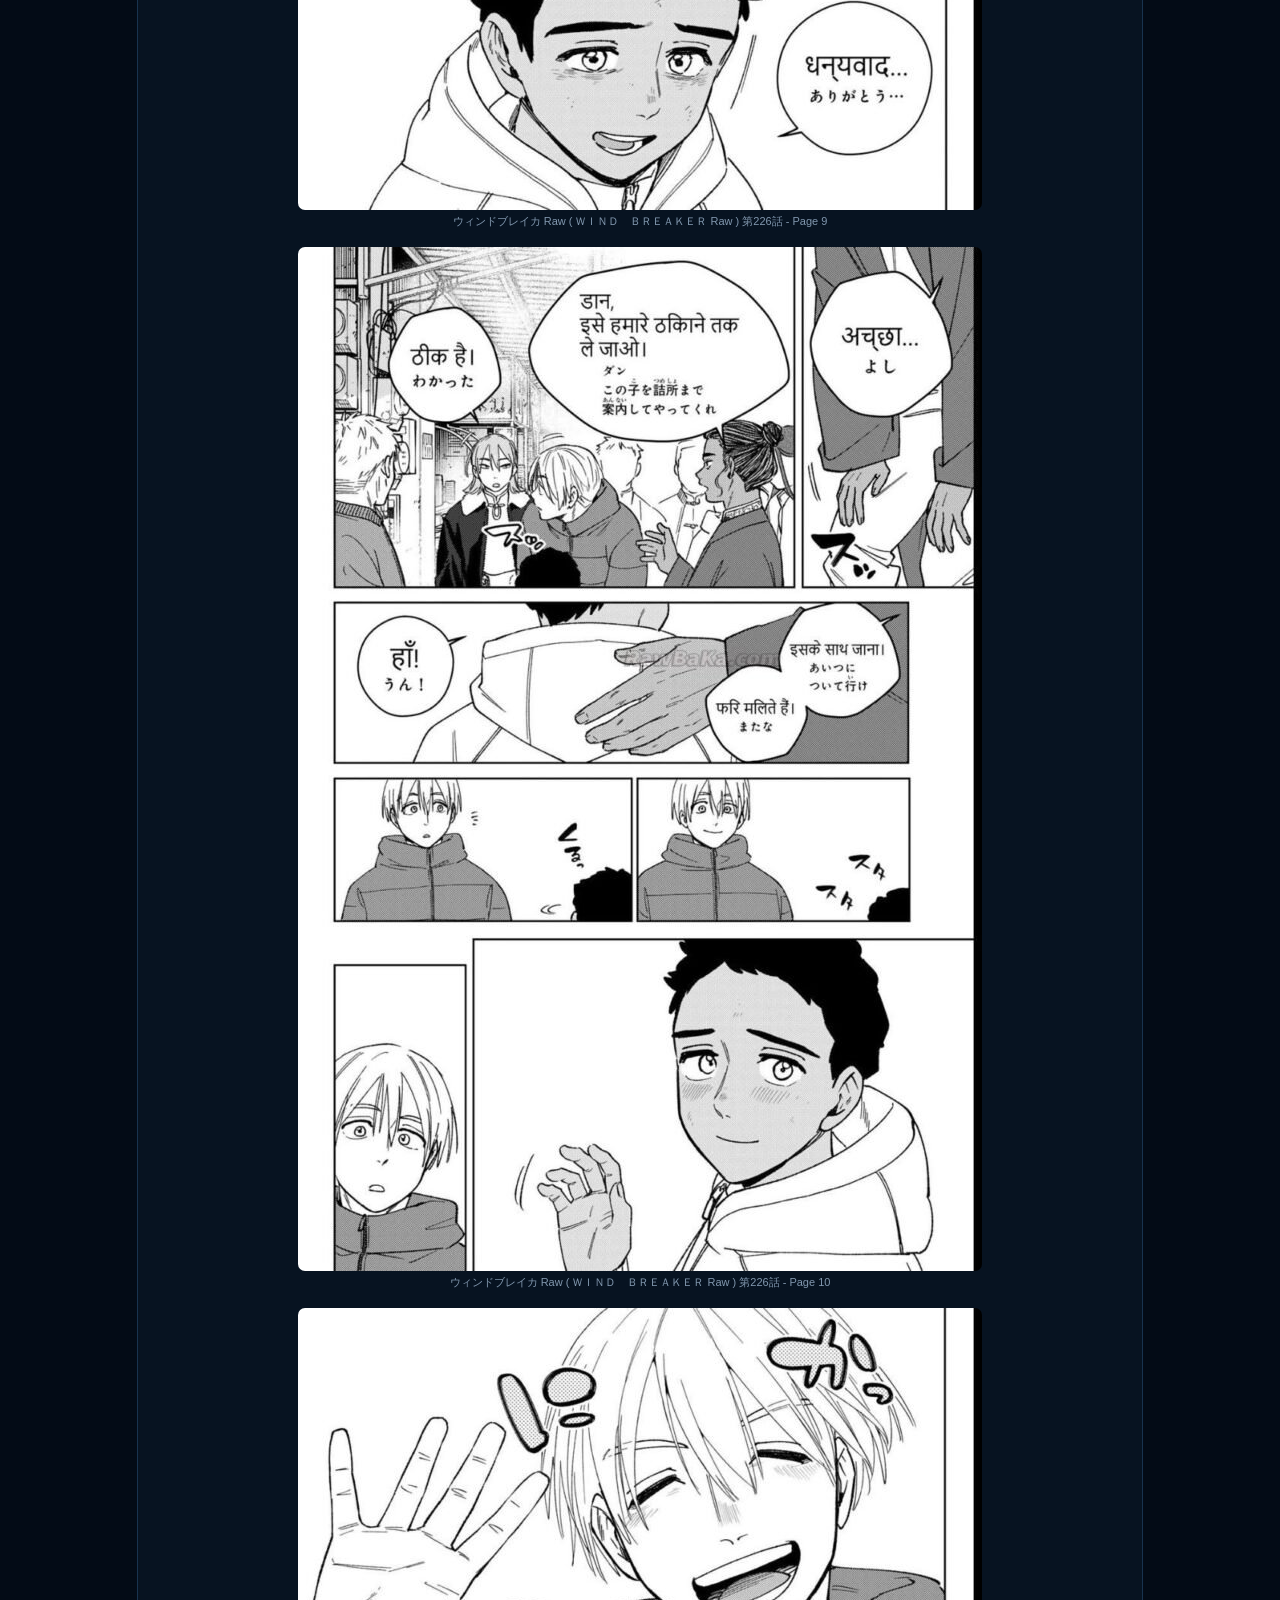
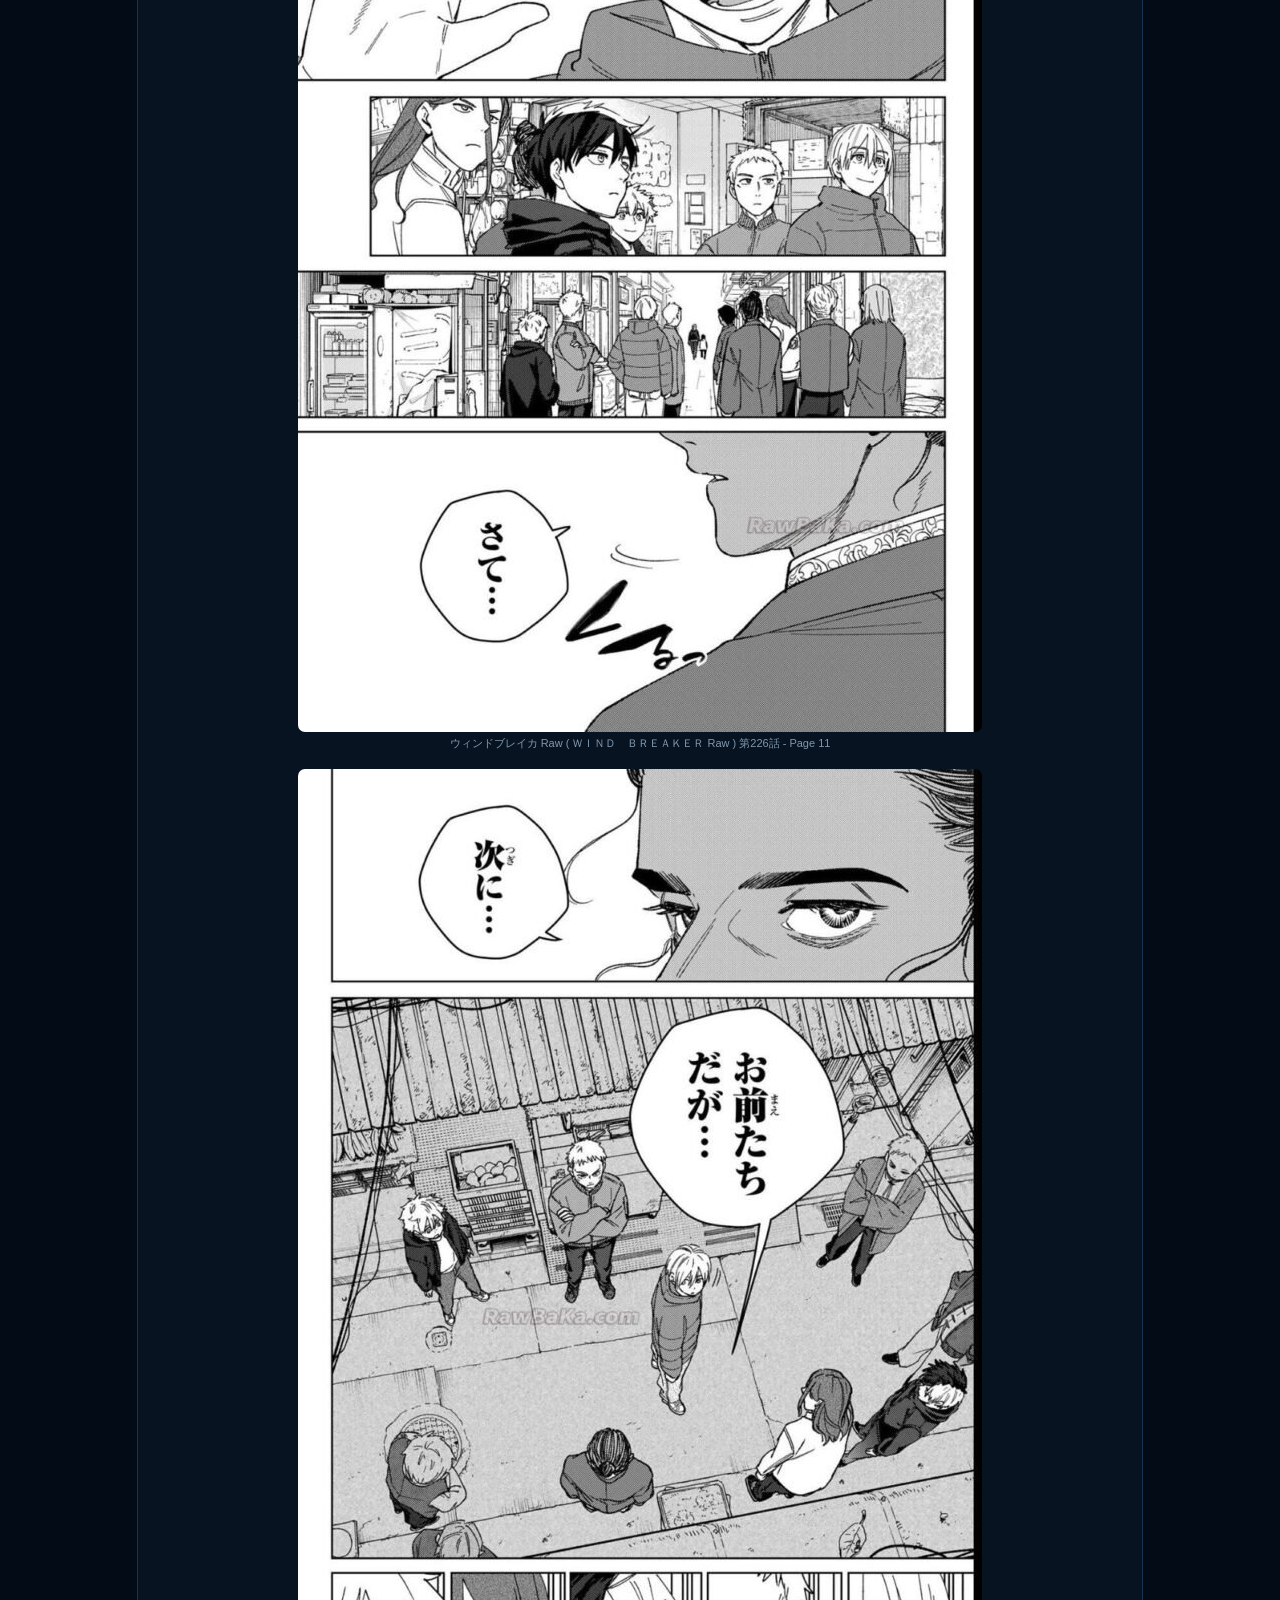
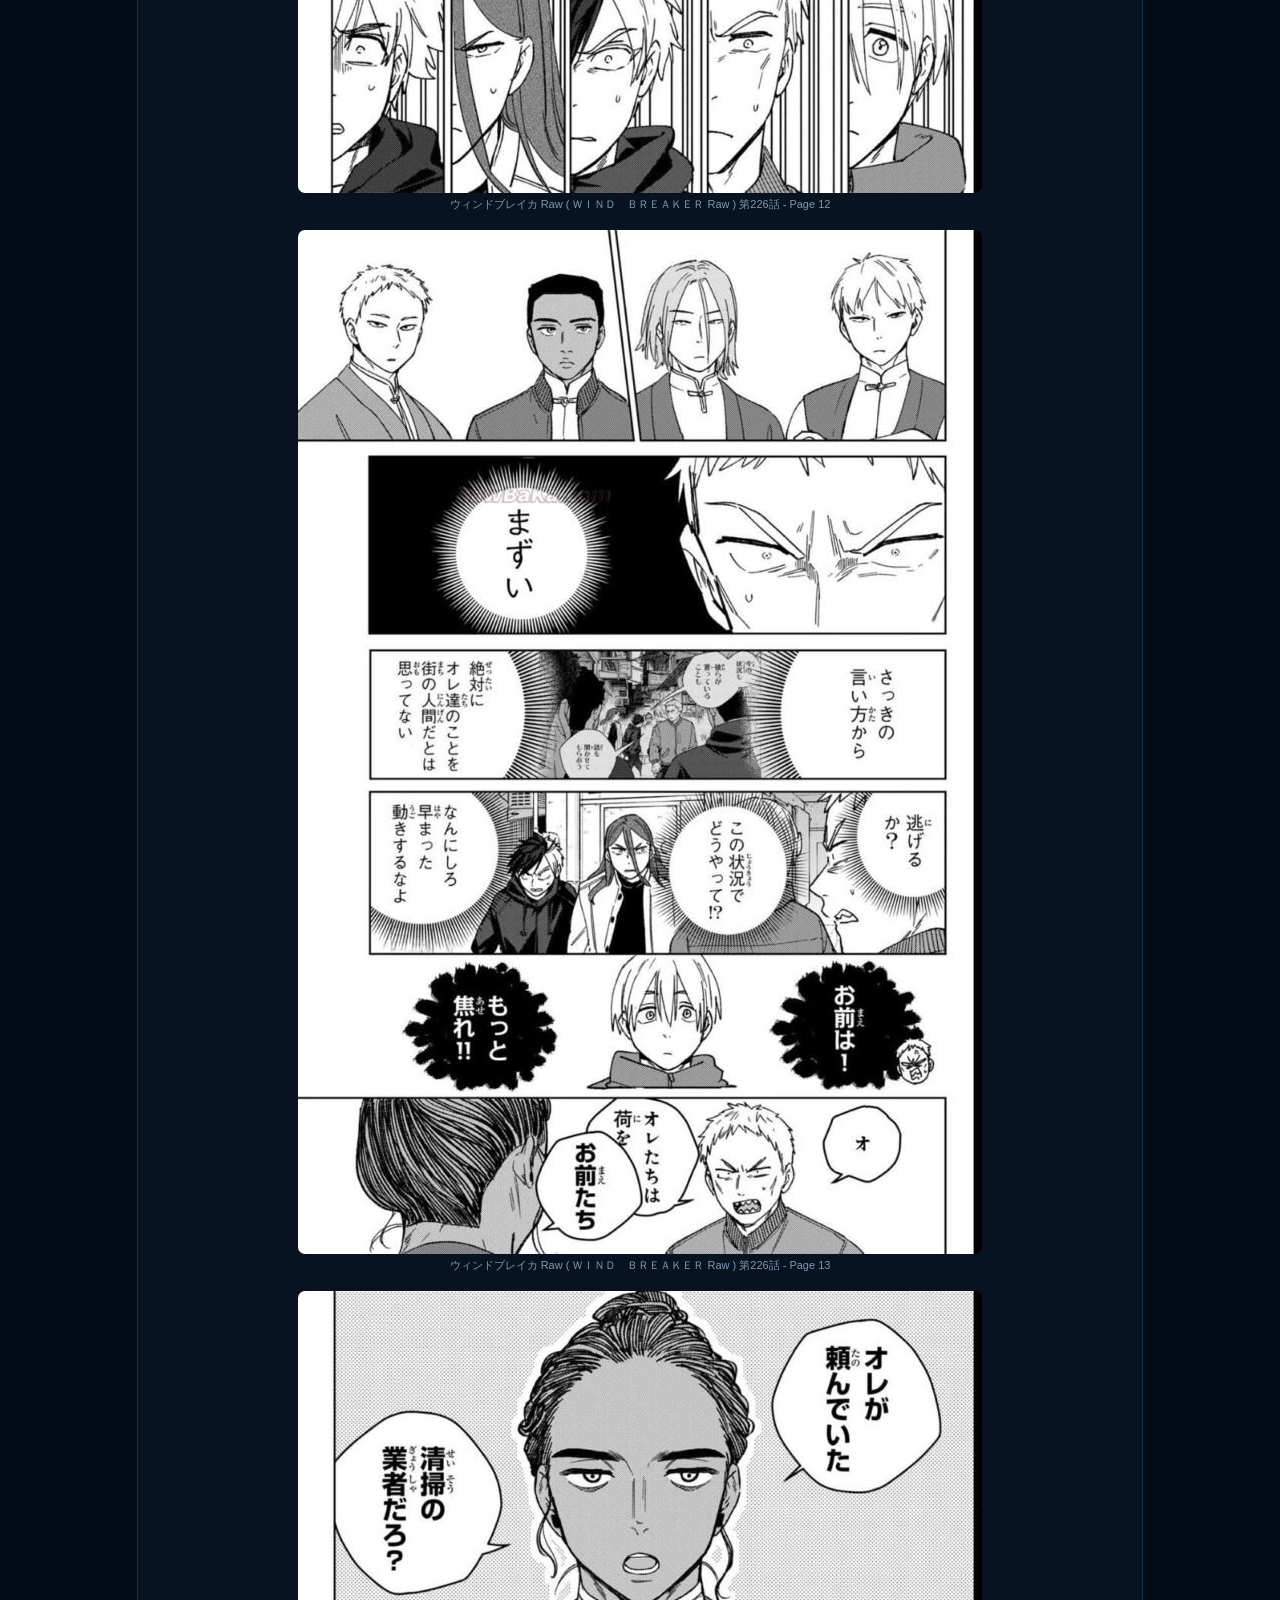
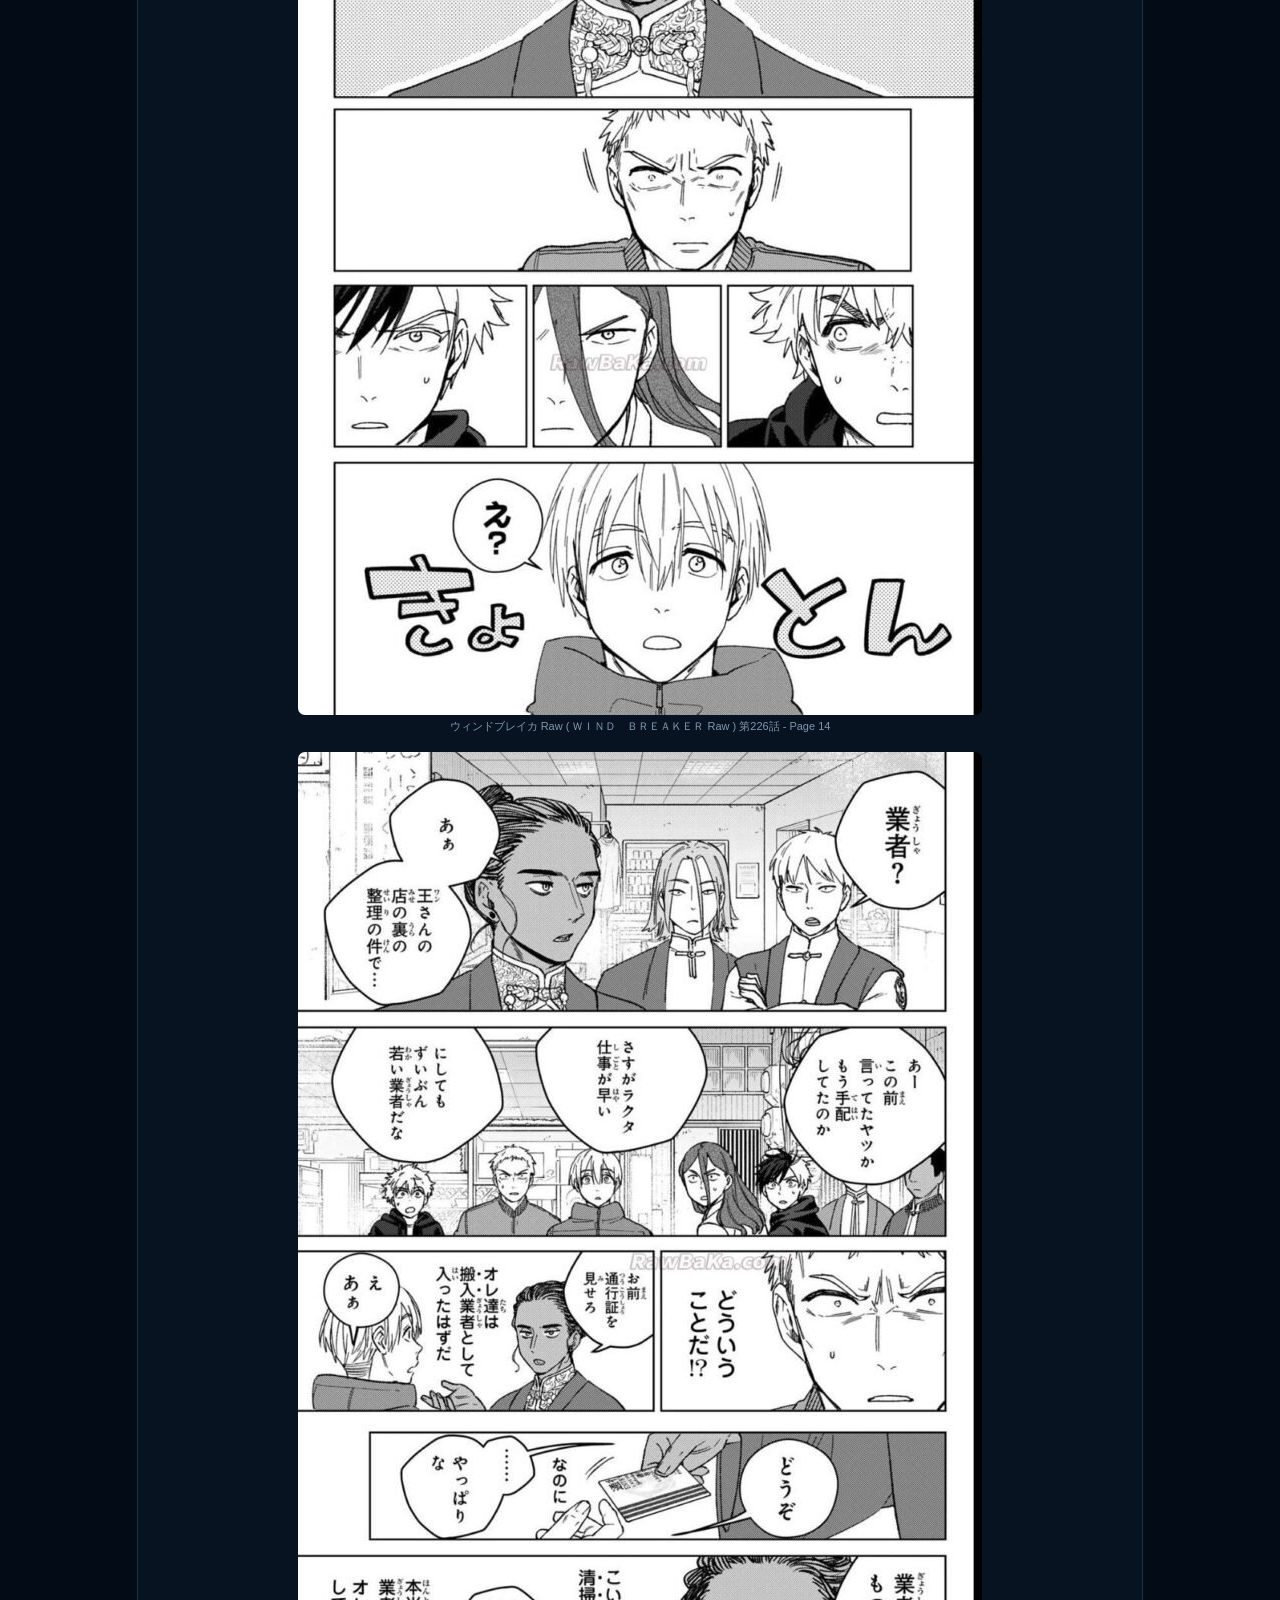
<file: posts/wind-breaker-226.html>
<!doctype html>

<html lang="ja">

<head>

<meta charset="utf-8">

<meta
  name="viewport"
  content="width=device-width,initial-scale=1"
>

<title>ウィンドブレイカ Raw ( ＷＩＮＤ　ＢＲＥＡＫＥＲ Raw ) 第226話</title>

<meta
  name="description"
  content="ウィンドブレイカ Raw ( ＷＩＮＤ　ＢＲＥＡＫＥＲ Raw ) 第226話を読む。ＷＩＮＤ　ＢＲＥＡＫＥＲの第226話 Rawをチェックできます。"
>

<meta
  name="robots"
  content="index, follow"
>

<link
  rel="canonical"
  href="https://readnewmangaraw.github.io/posts/wind-breaker-226.html"
>

<meta
  property="og:type"
  content="article"
>

<meta
  property="og:title"
  content="ウィンドブレイカ Raw ( ＷＩＮＤ　ＢＲＥＡＫＥＲ Raw ) 第226話"
>

<meta
  property="og:description"
  content="ウィンドブレイカ Raw ( ＷＩＮＤ　ＢＲＥＡＫＥＲ Raw ) 第226話を読む。ＷＩＮＤ　ＢＲＥＡＫＥＲの第226話 Rawをチェックできます。"
>

<meta
  property="og:url"
  content="https://readnewmangaraw.github.io/posts/wind-breaker-226.html"
>

<meta
  property="og:image"
  content="https://readnewmangaraw.github.io/images/第226話/cover.webp"
>

<link
  rel="stylesheet"
  href="../style.css"
>

<!-- Google tag (gtag.js) -->
<script async src="https://www.googletagmanager.com/gtag/js?id=G-LL2BH8VT9Q"></script>
<script>
  window.dataLayer = window.dataLayer || [];
  function gtag(){dataLayer.push(arguments);}
  gtag('js', new Date());
  gtag('config', 'G-LL2BH8VT9Q');
</script>

</head>

<body>

<header>

<div class="wrap nav">

<a
  class="brand"
  href="../index.html"
>

◈ ReadNew<span>MangaRaw</span>

</a>

</div>

</header>


<main
  class="wrap"
  style="
    display:block;
    max-width:1050px;
    margin-top:28px;
  "
>

<section class="panel">


<div class="heading">

<h1>
ウィンドブレイカ Raw ( ＷＩＮＤ　ＢＲＥＡＫＥＲ Raw ) 第226話
</h1>


<p>

ＷＩＮＤ　ＢＲＥＡＫＥＲ

　

第226話

　

·

　

Action

</p>

</div>


<div
  style="
    padding:18px;
  "
>


<div
  style="
    margin-bottom:18px;
    color:#91a5bd;
    font-size:13px;
    line-height:1.8;
  "
>

<p>

ＷＩＮＤ　ＢＲＥＡＫＥＲ 第226話 の
Raw をチェックできます。

</p>

<p>

最新の漫画ページを画像で確認できます。
このページでは ウィンドブレイカ Raw ( ＷＩＮＤ　ＢＲＥＡＫＥＲ Raw ) 第226話 の
章情報と画像を掲載しています。

</p>

</div>




<figure
  style="
    margin:0 0 18px;
    text-align:center;
  "
>

<img
  src="../images/第226話/page-01.jpg"
  alt="ウィンドブレイカ Raw ( ＷＩＮＤ　ＢＲＥＡＫＥＲ Raw ) 第226話 - Page 1"
  loading="lazy"
  decoding="async"
  style="
    max-width:100%;
    height:auto;
    border-radius:7px;
  "
>

<figcaption
  style="
    font-size:11px;
    color:#8197ae;
  "
>

ウィンドブレイカ Raw ( ＷＩＮＤ　ＢＲＥＡＫＥＲ Raw ) 第226話 - Page 1

</figcaption>

</figure>




<figure
  style="
    margin:0 0 18px;
    text-align:center;
  "
>

<img
  src="../images/第226話/page-02.jpg"
  alt="ウィンドブレイカ Raw ( ＷＩＮＤ　ＢＲＥＡＫＥＲ Raw ) 第226話 - Page 2"
  loading="lazy"
  decoding="async"
  style="
    max-width:100%;
    height:auto;
    border-radius:7px;
  "
>

<figcaption
  style="
    font-size:11px;
    color:#8197ae;
  "
>

ウィンドブレイカ Raw ( ＷＩＮＤ　ＢＲＥＡＫＥＲ Raw ) 第226話 - Page 2

</figcaption>

</figure>




<figure
  style="
    margin:0 0 18px;
    text-align:center;
  "
>

<img
  src="../images/第226話/page-03.jpg"
  alt="ウィンドブレイカ Raw ( ＷＩＮＤ　ＢＲＥＡＫＥＲ Raw ) 第226話 - Page 3"
  loading="lazy"
  decoding="async"
  style="
    max-width:100%;
    height:auto;
    border-radius:7px;
  "
>

<figcaption
  style="
    font-size:11px;
    color:#8197ae;
  "
>

ウィンドブレイカ Raw ( ＷＩＮＤ　ＢＲＥＡＫＥＲ Raw ) 第226話 - Page 3

</figcaption>

</figure>




<figure
  style="
    margin:0 0 18px;
    text-align:center;
  "
>

<img
  src="../images/第226話/page-04.jpg"
  alt="ウィンドブレイカ Raw ( ＷＩＮＤ　ＢＲＥＡＫＥＲ Raw ) 第226話 - Page 4"
  loading="lazy"
  decoding="async"
  style="
    max-width:100%;
    height:auto;
    border-radius:7px;
  "
>

<figcaption
  style="
    font-size:11px;
    color:#8197ae;
  "
>

ウィンドブレイカ Raw ( ＷＩＮＤ　ＢＲＥＡＫＥＲ Raw ) 第226話 - Page 4

</figcaption>

</figure>




<figure
  style="
    margin:0 0 18px;
    text-align:center;
  "
>

<img
  src="../images/第226話/page-05.jpg"
  alt="ウィンドブレイカ Raw ( ＷＩＮＤ　ＢＲＥＡＫＥＲ Raw ) 第226話 - Page 5"
  loading="lazy"
  decoding="async"
  style="
    max-width:100%;
    height:auto;
    border-radius:7px;
  "
>

<figcaption
  style="
    font-size:11px;
    color:#8197ae;
  "
>

ウィンドブレイカ Raw ( ＷＩＮＤ　ＢＲＥＡＫＥＲ Raw ) 第226話 - Page 5

</figcaption>

</figure>




<figure
  style="
    margin:0 0 18px;
    text-align:center;
  "
>

<img
  src="../images/第226話/page-06.jpg"
  alt="ウィンドブレイカ Raw ( ＷＩＮＤ　ＢＲＥＡＫＥＲ Raw ) 第226話 - Page 6"
  loading="lazy"
  decoding="async"
  style="
    max-width:100%;
    height:auto;
    border-radius:7px;
  "
>

<figcaption
  style="
    font-size:11px;
    color:#8197ae;
  "
>

ウィンドブレイカ Raw ( ＷＩＮＤ　ＢＲＥＡＫＥＲ Raw ) 第226話 - Page 6

</figcaption>

</figure>




<figure
  style="
    margin:0 0 18px;
    text-align:center;
  "
>

<img
  src="../images/第226話/page-07.jpg"
  alt="ウィンドブレイカ Raw ( ＷＩＮＤ　ＢＲＥＡＫＥＲ Raw ) 第226話 - Page 7"
  loading="lazy"
  decoding="async"
  style="
    max-width:100%;
    height:auto;
    border-radius:7px;
  "
>

<figcaption
  style="
    font-size:11px;
    color:#8197ae;
  "
>

ウィンドブレイカ Raw ( ＷＩＮＤ　ＢＲＥＡＫＥＲ Raw ) 第226話 - Page 7

</figcaption>

</figure>




<figure
  style="
    margin:0 0 18px;
    text-align:center;
  "
>

<img
  src="../images/第226話/page-08.jpg"
  alt="ウィンドブレイカ Raw ( ＷＩＮＤ　ＢＲＥＡＫＥＲ Raw ) 第226話 - Page 8"
  loading="lazy"
  decoding="async"
  style="
    max-width:100%;
    height:auto;
    border-radius:7px;
  "
>

<figcaption
  style="
    font-size:11px;
    color:#8197ae;
  "
>

ウィンドブレイカ Raw ( ＷＩＮＤ　ＢＲＥＡＫＥＲ Raw ) 第226話 - Page 8

</figcaption>

</figure>




<figure
  style="
    margin:0 0 18px;
    text-align:center;
  "
>

<img
  src="../images/第226話/page-09.jpg"
  alt="ウィンドブレイカ Raw ( ＷＩＮＤ　ＢＲＥＡＫＥＲ Raw ) 第226話 - Page 9"
  loading="lazy"
  decoding="async"
  style="
    max-width:100%;
    height:auto;
    border-radius:7px;
  "
>

<figcaption
  style="
    font-size:11px;
    color:#8197ae;
  "
>

ウィンドブレイカ Raw ( ＷＩＮＤ　ＢＲＥＡＫＥＲ Raw ) 第226話 - Page 9

</figcaption>

</figure>




<figure
  style="
    margin:0 0 18px;
    text-align:center;
  "
>

<img
  src="../images/第226話/page-10.jpg"
  alt="ウィンドブレイカ Raw ( ＷＩＮＤ　ＢＲＥＡＫＥＲ Raw ) 第226話 - Page 10"
  loading="lazy"
  decoding="async"
  style="
    max-width:100%;
    height:auto;
    border-radius:7px;
  "
>

<figcaption
  style="
    font-size:11px;
    color:#8197ae;
  "
>

ウィンドブレイカ Raw ( ＷＩＮＤ　ＢＲＥＡＫＥＲ Raw ) 第226話 - Page 10

</figcaption>

</figure>




<figure
  style="
    margin:0 0 18px;
    text-align:center;
  "
>

<img
  src="../images/第226話/page-11.jpg"
  alt="ウィンドブレイカ Raw ( ＷＩＮＤ　ＢＲＥＡＫＥＲ Raw ) 第226話 - Page 11"
  loading="lazy"
  decoding="async"
  style="
    max-width:100%;
    height:auto;
    border-radius:7px;
  "
>

<figcaption
  style="
    font-size:11px;
    color:#8197ae;
  "
>

ウィンドブレイカ Raw ( ＷＩＮＤ　ＢＲＥＡＫＥＲ Raw ) 第226話 - Page 11

</figcaption>

</figure>




<figure
  style="
    margin:0 0 18px;
    text-align:center;
  "
>

<img
  src="../images/第226話/page-12.jpg"
  alt="ウィンドブレイカ Raw ( ＷＩＮＤ　ＢＲＥＡＫＥＲ Raw ) 第226話 - Page 12"
  loading="lazy"
  decoding="async"
  style="
    max-width:100%;
    height:auto;
    border-radius:7px;
  "
>

<figcaption
  style="
    font-size:11px;
    color:#8197ae;
  "
>

ウィンドブレイカ Raw ( ＷＩＮＤ　ＢＲＥＡＫＥＲ Raw ) 第226話 - Page 12

</figcaption>

</figure>




<figure
  style="
    margin:0 0 18px;
    text-align:center;
  "
>

<img
  src="../images/第226話/page-13.jpg"
  alt="ウィンドブレイカ Raw ( ＷＩＮＤ　ＢＲＥＡＫＥＲ Raw ) 第226話 - Page 13"
  loading="lazy"
  decoding="async"
  style="
    max-width:100%;
    height:auto;
    border-radius:7px;
  "
>

<figcaption
  style="
    font-size:11px;
    color:#8197ae;
  "
>

ウィンドブレイカ Raw ( ＷＩＮＤ　ＢＲＥＡＫＥＲ Raw ) 第226話 - Page 13

</figcaption>

</figure>




<figure
  style="
    margin:0 0 18px;
    text-align:center;
  "
>

<img
  src="../images/第226話/page-14.jpg"
  alt="ウィンドブレイカ Raw ( ＷＩＮＤ　ＢＲＥＡＫＥＲ Raw ) 第226話 - Page 14"
  loading="lazy"
  decoding="async"
  style="
    max-width:100%;
    height:auto;
    border-radius:7px;
  "
>

<figcaption
  style="
    font-size:11px;
    color:#8197ae;
  "
>

ウィンドブレイカ Raw ( ＷＩＮＤ　ＢＲＥＡＫＥＲ Raw ) 第226話 - Page 14

</figcaption>

</figure>




<figure
  style="
    margin:0 0 18px;
    text-align:center;
  "
>

<img
  src="../images/第226話/page-15.jpg"
  alt="ウィンドブレイカ Raw ( ＷＩＮＤ　ＢＲＥＡＫＥＲ Raw ) 第226話 - Page 15"
  loading="lazy"
  decoding="async"
  style="
    max-width:100%;
    height:auto;
    border-radius:7px;
  "
>

<figcaption
  style="
    font-size:11px;
    color:#8197ae;
  "
>

ウィンドブレイカ Raw ( ＷＩＮＤ　ＢＲＥＡＫＥＲ Raw ) 第226話 - Page 15

</figcaption>

</figure>




<figure
  style="
    margin:0 0 18px;
    text-align:center;
  "
>

<img
  src="../images/第226話/page-16.jpg"
  alt="ウィンドブレイカ Raw ( ＷＩＮＤ　ＢＲＥＡＫＥＲ Raw ) 第226話 - Page 16"
  loading="lazy"
  decoding="async"
  style="
    max-width:100%;
    height:auto;
    border-radius:7px;
  "
>

<figcaption
  style="
    font-size:11px;
    color:#8197ae;
  "
>

ウィンドブレイカ Raw ( ＷＩＮＤ　ＢＲＥＡＫＥＲ Raw ) 第226話 - Page 16

</figcaption>

</figure>




<figure
  style="
    margin:0 0 18px;
    text-align:center;
  "
>

<img
  src="../images/第226話/page-17.jpg"
  alt="ウィンドブレイカ Raw ( ＷＩＮＤ　ＢＲＥＡＫＥＲ Raw ) 第226話 - Page 17"
  loading="lazy"
  decoding="async"
  style="
    max-width:100%;
    height:auto;
    border-radius:7px;
  "
>

<figcaption
  style="
    font-size:11px;
    color:#8197ae;
  "
>

ウィンドブレイカ Raw ( ＷＩＮＤ　ＢＲＥＡＫＥＲ Raw ) 第226話 - Page 17

</figcaption>

</figure>




<figure
  style="
    margin:0 0 18px;
    text-align:center;
  "
>

<img
  src="../images/第226話/page-18.jpg"
  alt="ウィンドブレイカ Raw ( ＷＩＮＤ　ＢＲＥＡＫＥＲ Raw ) 第226話 - Page 18"
  loading="lazy"
  decoding="async"
  style="
    max-width:100%;
    height:auto;
    border-radius:7px;
  "
>

<figcaption
  style="
    font-size:11px;
    color:#8197ae;
  "
>

ウィンドブレイカ Raw ( ＷＩＮＤ　ＢＲＥＡＫＥＲ Raw ) 第226話 - Page 18

</figcaption>

</figure>




<figure
  style="
    margin:0 0 18px;
    text-align:center;
  "
>

<img
  src="../images/第226話/page-19.jpg"
  alt="ウィンドブレイカ Raw ( ＷＩＮＤ　ＢＲＥＡＫＥＲ Raw ) 第226話 - Page 19"
  loading="lazy"
  decoding="async"
  style="
    max-width:100%;
    height:auto;
    border-radius:7px;
  "
>

<figcaption
  style="
    font-size:11px;
    color:#8197ae;
  "
>

ウィンドブレイカ Raw ( ＷＩＮＤ　ＢＲＥＡＫＥＲ Raw ) 第226話 - Page 19

</figcaption>

</figure>




<figure
  style="
    margin:0 0 18px;
    text-align:center;
  "
>

<img
  src="../images/第226話/page-20.jpg"
  alt="ウィンドブレイカ Raw ( ＷＩＮＤ　ＢＲＥＡＫＥＲ Raw ) 第226話 - Page 20"
  loading="lazy"
  decoding="async"
  style="
    max-width:100%;
    height:auto;
    border-radius:7px;
  "
>

<figcaption
  style="
    font-size:11px;
    color:#8197ae;
  "
>

ウィンドブレイカ Raw ( ＷＩＮＤ　ＢＲＥＡＫＥＲ Raw ) 第226話 - Page 20

</figcaption>

</figure>




<figure
  style="
    margin:0 0 18px;
    text-align:center;
  "
>

<img
  src="../images/第226話/page-21.jpg"
  alt="ウィンドブレイカ Raw ( ＷＩＮＤ　ＢＲＥＡＫＥＲ Raw ) 第226話 - Page 21"
  loading="lazy"
  decoding="async"
  style="
    max-width:100%;
    height:auto;
    border-radius:7px;
  "
>

<figcaption
  style="
    font-size:11px;
    color:#8197ae;
  "
>

ウィンドブレイカ Raw ( ＷＩＮＤ　ＢＲＥＡＫＥＲ Raw ) 第226話 - Page 21

</figcaption>

</figure>




</div>

</section>


<div
  style="
    margin-top:18px;
    text-align:center;
  "
>

<a
  href="../index.html"
  style="
    display:inline-block;
    padding:10px 18px;
    border:1px solid #24415f;
    border-radius:8px;
    color:#d6e4f3;
  "
>

← 最新の漫画一覧へ戻る

</a>

</div>


</main>


<footer>

<div class="copy">

© 2026 ReadNewMangaRaw

</div>

</footer>


</body>

</html>
</file>
<file: style.css>
*{
  box-sizing:border-box;
}

html{
  margin:0;
  padding:0;
  scroll-behavior:smooth;
}

body{
  margin:0;
  padding:0;
  background:#030b16;
  color:#edf5ff;
  font-family:Arial,"Noto Sans JP",sans-serif;
}

a{
  color:inherit;
  text-decoration:none;
}

img{
  max-width:100%;
}


/* =========================================
   WRAP
========================================= */

.wrap{
  max-width:1400px;
  margin:auto;
  padding:0 22px;
}


/* =========================================
   HEADER
========================================= */

header{
  background:#020912;
  border-bottom:1px solid #17304b;
  position:sticky;
  top:0;
  z-index:5;
}

.nav{
  min-height:70px;
  display:flex;
  align-items:center;
  gap:28px;
}

.brand{
  font-weight:900;
  font-size:19px;
  white-space:nowrap;
}

.brand:first-letter{
  color:#1593ff;
}

.brand span{
  color:#1593ff;
}

.brand small{
  display:block;
  color:#71859d;
  font-size:9px;
  margin-left:24px;
}

nav{
  display:flex;
  gap:22px;
  flex:1;
}

nav a{
  padding:25px 0;
  color:#c9d8e9;
  font-size:13px;
  font-weight:bold;
}

nav a:hover,
nav a.active{
  color:#fff;
  border-bottom:3px solid #148cff;
}

.search{
  width:230px;
  border:1px solid #1a3b5d;
  background:#071522;
  border-radius:10px;
  padding:9px 12px;
  color:#9eb2c8;
}

.search input{
  width:90%;
  background:none;
  border:0;
  outline:0;
  color:#fff;
}


/* =========================================
   NOTICE
========================================= */

.notice{
  background:#0757a9;
  padding:11px 7%;
  font-size:12px;
}


/* =========================================
   HOMEPAGE ADS
   NO EXTRA GAP
========================================= */

#homepageAds{
  width:100%;
  margin:0 !important;
  padding:0 !important;
  border:0 !important;
  line-height:0 !important;
  font-size:0 !important;
  text-align:center;
  overflow:hidden;
}

#homepageAds > div{
  margin:0 !important;
  padding:0 !important;
}


/* =========================================
   MAIN
========================================= */

main.wrap{
  display:grid;
  grid-template-columns:minmax(0,1fr) 330px;
  gap:20px;
  margin-top:25px;
  margin-bottom:45px;
}


/* =========================================
   MAIN CONTENT PANEL
========================================= */

.panel{
  background:#071321;
  border:1px solid #18334f;
  border-radius:13px;
  overflow:hidden;
}


/* =========================================
   HEADING
========================================= */

.heading{
  padding:19px 22px;
  border-bottom:1px solid #19324b;
}

.heading h1,
.heading h2{
  margin:0 0 5px;
  font-size:21px;
}

.heading p{
  margin:0;
  color:#879bb2;
  font-size:12px;
}


/* =========================================
   TABS
========================================= */

.tabs{
  display:flex;
  gap:8px;
  padding:14px 18px;
  overflow:auto;
}

.tabs button{
  white-space:nowrap;
  background:#06111f;
  border:1px solid #24415f;
  color:#d6e4f3;
  padding:8px 16px;
  border-radius:18px;
  cursor:pointer;
}

.tabs button.on,
.tabs button:hover{
  background:#0b8df5;
  border-color:#0b8df5;
}


/* =========================================
   INLINE READER
   IMPORTANT
========================================= */

#inlineReader{
  display:none;
  width:100%;
  max-width:100%;
  margin:0;
  padding:0;
  border:0;
  box-sizing:border-box;
  overflow:hidden;
}


/* =========================================
   OPENED POST
   NO EXTRA GAP
========================================= */

#inlineReader .panel{
  width:100%;
  max-width:100%;
  margin:0 !important;
  padding:0 !important;
  border-radius:0;
  border-left:0;
  border-right:0;
}


/* =========================================
   OPENED POST HEADER
========================================= */

#inlineReader .heading{
  margin:0;
}


/* =========================================
   READER IMAGES
========================================= */

#inlineReader img{
  display:block;
  max-width:100%;
}


/* =========================================
   READER FIGURES
========================================= */

#inlineReader figure{
  margin:0;
  padding:0;
}


/* =========================================
   READER ADS
   NO GAP
========================================= */

#inlineReader .reader-ads{
  display:block;
  width:100%;
  max-width:100%;
  margin:0 !important;
  padding:0 !important;
  border:0 !important;
  line-height:0 !important;
  font-size:0 !important;
  text-align:center;
  overflow:hidden;
}

#inlineReader .reader-ads > div{
  margin:0 !important;
  padding:0 !important;
}


/* =========================================
   POST GRID
========================================= */

.grid{
  display:grid;
  grid-template-columns:repeat(4,1fr);
  gap:14px;
  padding:0 18px 20px;
}


/* =========================================
   POST CARD
========================================= */

.card{
  background:#081625;
  border:1px solid #193752;
  border-radius:9px;
  overflow:hidden;
  cursor:pointer;
}

.card .cover{
  position:relative;
  width:100%;
  height:250px;
  overflow:hidden;
  display:flex;
  align-items:center;
  justify-content:center;
  text-align:center;
  padding:0;
  font-size:22px;
  font-weight:900;
}

.card .cover img{
  display:block;
  width:100%;
  height:100%;
  object-fit:cover;
  margin:0;
  padding:0;
}

.cover-placeholder{
  width:100%;
  height:100%;
  display:flex;
  align-items:center;
  justify-content:center;
  padding:14px;
  text-align:center;
  font-size:22px;
  font-weight:900;
}


/* =========================================
   CARD BODY
========================================= */

.card .body{
  position:relative;
  display:block;
  width:100%;
  padding:14px;
  background:#071321;
  min-height:100px;
  overflow:hidden;
}

.card .body h3{
  position:relative;
  display:block;
  width:100%;
  margin:0 0 10px;
  padding:0;
  font-size:16px;
  line-height:1.5;
  color:#fff;
  overflow:hidden;
  text-overflow:ellipsis;
  white-space:nowrap;
}

.card .meta{
  position:relative;
  display:block;
  width:100%;
  margin-top:6px;
  line-height:1.4;
  color:#91a5bd;
  font-size:11px;
}

.card .rating{
  color:#ffd400;
}


/* =========================================
   RANKING
========================================= */

.rank{
  display:grid;
  grid-template-columns:34px 65px minmax(0,1fr);
  gap:12px;
  align-items:center;
  padding:12px 16px;
  border-bottom:1px solid #142c44;
}

.rank .num{
  width:30px;
  height:30px;
  border:1px solid #2a5278;
  border-radius:7px;
  display:grid;
  place-items:center;
  font-weight:bold;
}


/* =========================================
   RANKING COVER
========================================= */

.rank .rcover{
  width:65px;
  height:80px;
  min-width:65px;
  overflow:hidden;
  border-radius:6px;
  background:#174e82;
  display:flex;
  align-items:center;
  justify-content:center;
  padding:0;
  margin:0;
}

.rank .rcover img{
  display:block;
  width:100%;
  height:100%;
  max-width:100%;
  max-height:100%;
  object-fit:cover;
  margin:0;
  padding:0;
  border:0;
}


/* =========================================
   RANKING TEXT
========================================= */

.rank > div:last-child{
  min-width:0;
  overflow:hidden;
}

.rank .rname{
  display:block;
  width:100%;
  font-weight:bold;
  font-size:12px;
  overflow:hidden;
  text-overflow:ellipsis;
  white-space:nowrap;
}

.rank .rmeta{
  font-size:10px;
  color:#ffc400;
  margin-top:6px;
  white-space:nowrap;
  overflow:hidden;
  text-overflow:ellipsis;
}


/* =========================================
   FOOTER
========================================= */

footer{
  background:#020912;
  border-top:1px solid #142b43;
}

.copy{
  text-align:center;
  color:#657a91;
  font-size:11px;
  padding:15px;
}


/* =========================================
   TABLET
========================================= */

@media(max-width:1100px){

  main.wrap{
    grid-template-columns:minmax(0,1fr) 300px;
  }

  .grid{
    grid-template-columns:repeat(3,1fr);
  }

}


/* =========================================
   TABLET SMALL
========================================= */

@media(max-width:900px){

  main.wrap{
    grid-template-columns:1fr;
  }

  .grid{
    grid-template-columns:repeat(3,1fr);
  }

}


/* =========================================
   MOBILE
========================================= */

@media(max-width:600px){

  .wrap{
    padding:0 12px;
  }

  .nav{
    flex-wrap:wrap;
    padding:10px 15px;
    gap:12px;
  }

  .brand{
    width:100%;
  }

  nav{
    order:3;
    width:100%;
    overflow:auto;
  }

  nav a{
    padding:8px 0;
  }

  .search{
    width:100%;
  }

  .notice{
    padding:11px 15px;
  }

  main.wrap{
    grid-template-columns:1fr;
    gap:15px;
    margin-top:15px;
  }

  .grid{
    grid-template-columns:repeat(2,1fr);
    gap:10px;
    padding:0 10px 15px;
  }

  .card .cover{
    height:180px;
  }

  .card .body{
    padding:10px;
  }

  .card .body h3{
    font-size:13px;
  }

  .rank{
    grid-template-columns:30px 60px minmax(0,1fr);
    gap:9px;
  }

  .rank .rcover{
    width:60px;
    height:75px;
    min-width:60px;
  }

  #inlineReader{
    width:100%;
  }

}


/* =========================================
   VERY SMALL MOBILE
========================================= */

@media(max-width:400px){

  .grid{
    grid-template-columns:repeat(2,1fr);
    gap:8px;
    padding-left:8px;
    padding-right:8px;
  }

  .card .cover{
    height:155px;
  }

  .card .body{
    min-height:85px;
    padding:9px;
  }

  .card .body h3{
    font-size:12px;
  }

}
</file>
